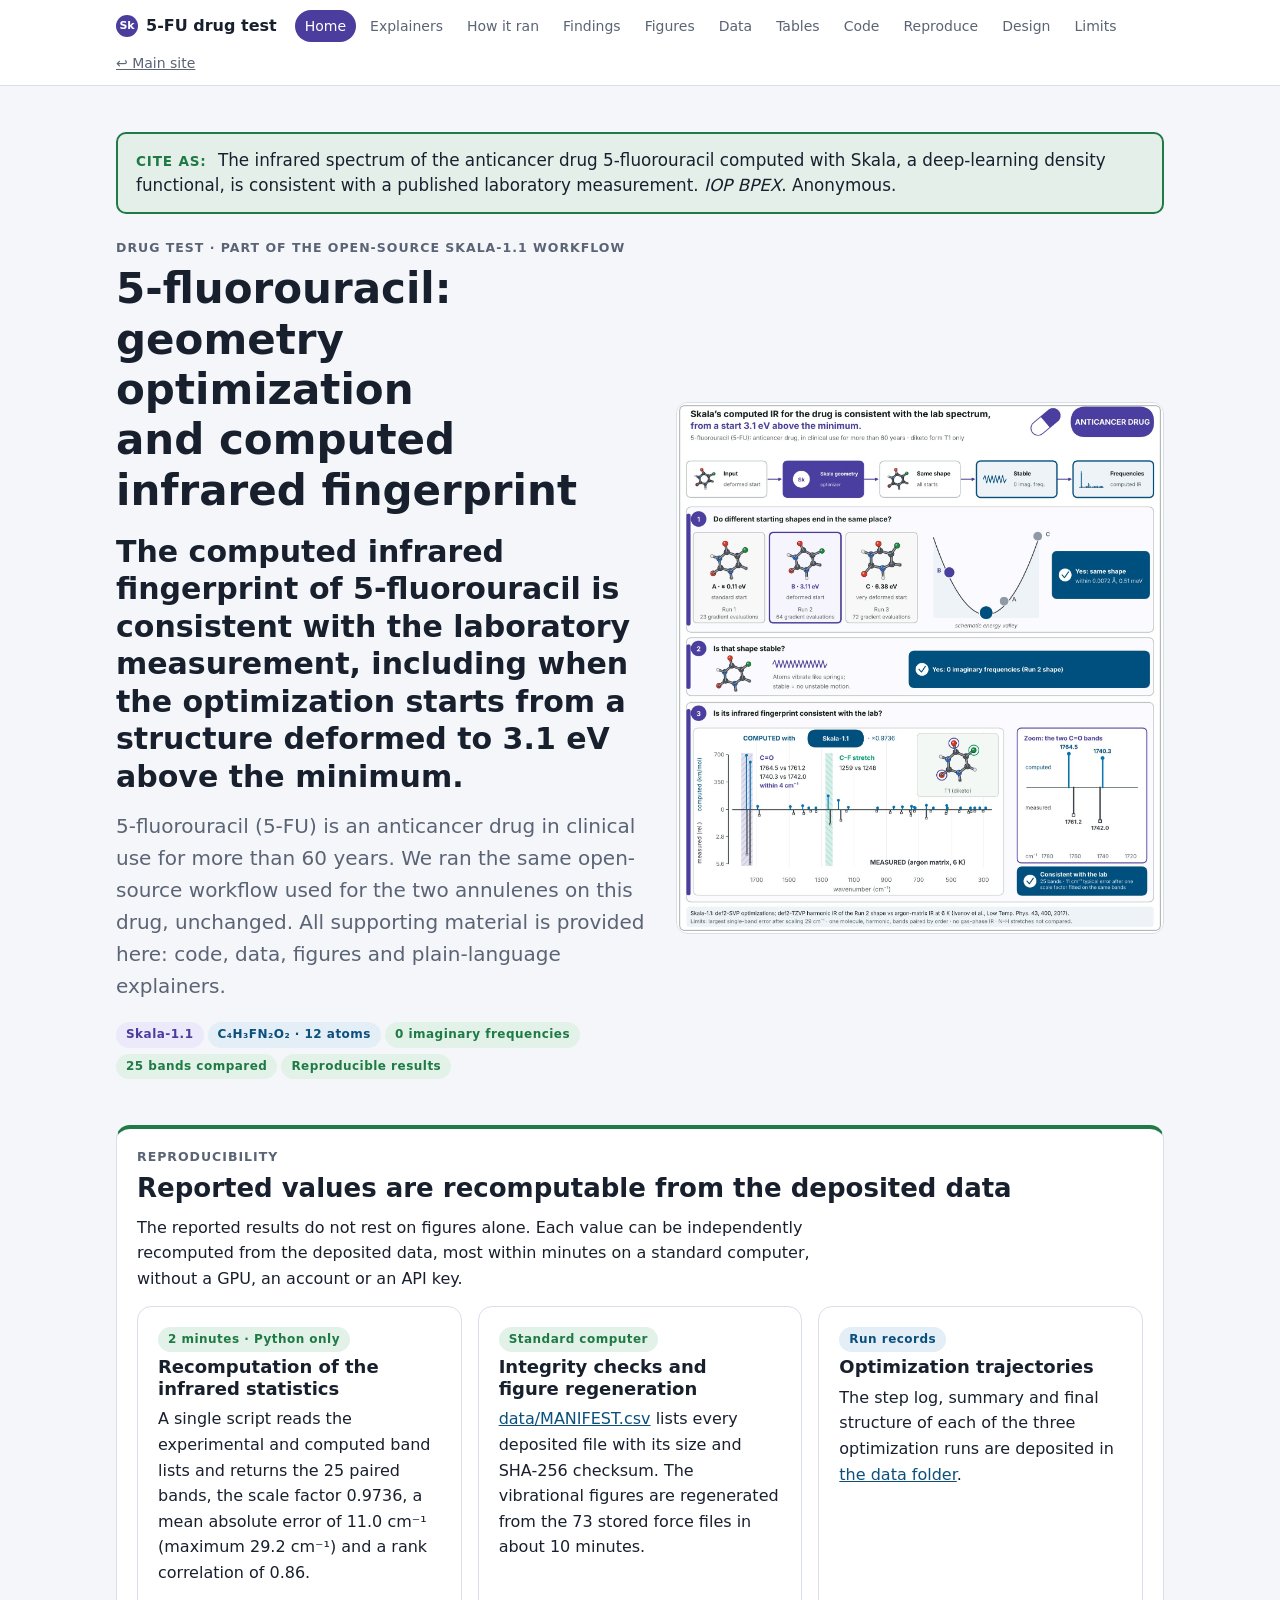
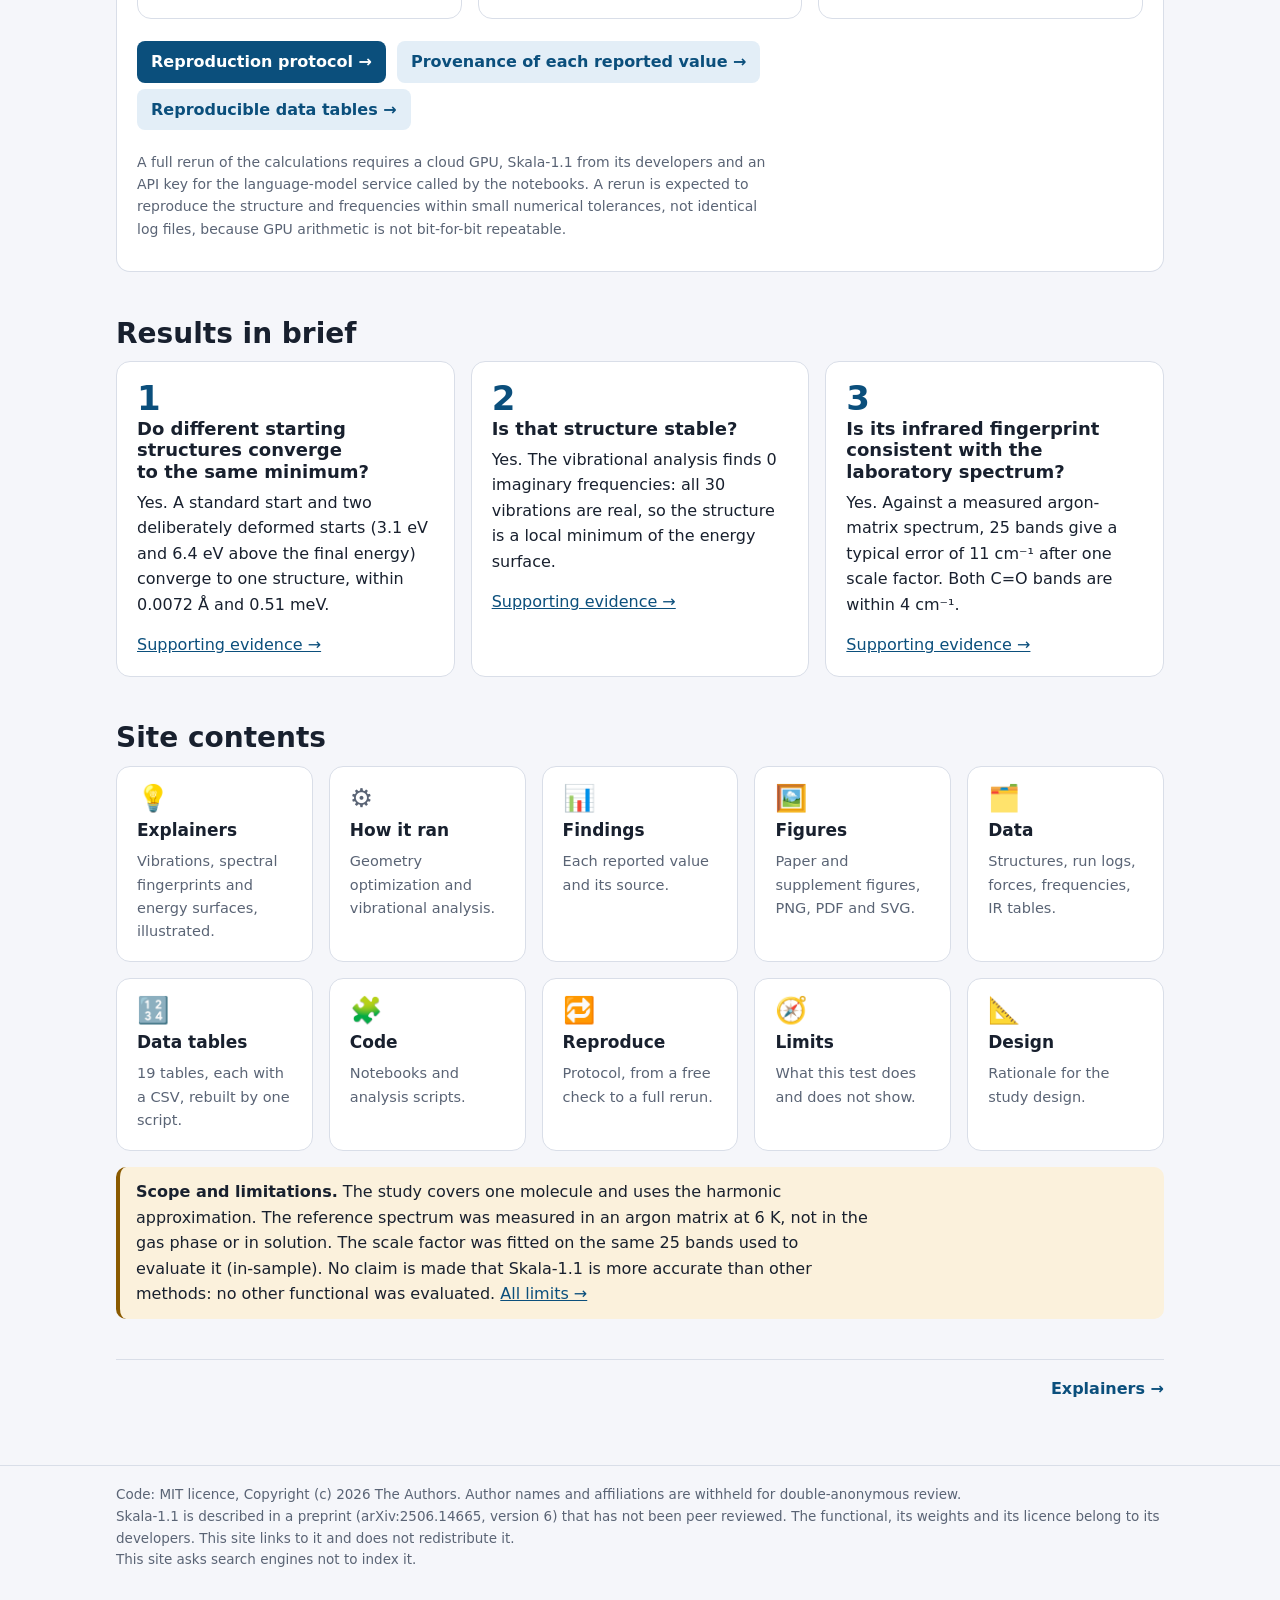
<file: index.html>
<!doctype html>
<html lang="en">
<head>
<meta charset="utf-8">
<meta name="viewport" content="width=device-width, initial-scale=1">
<meta name="robots" content="noindex, nofollow, noarchive, nosnippet, noimageindex">
<meta name="googlebot" content="noindex, nofollow">
<meta name="bingbot" content="noindex, nofollow">
<meta name="robots" content="noai, noimageai">
<meta name="referrer" content="no-referrer">
<meta http-equiv="refresh" content="0; url=drug-5fu/index.html">
<title>Skala-1.1 workflow · drug test</title>
<link rel="stylesheet" href="drug-5fu/assets/css/site.css">
</head>
<body><main>
<h1>Skala-1.1 workflow · drug test</h1>
<p>Opening the <a href="drug-5fu/index.html">5-fluorouracil drug test</a>.</p>
</main></body>
</html>
</file>
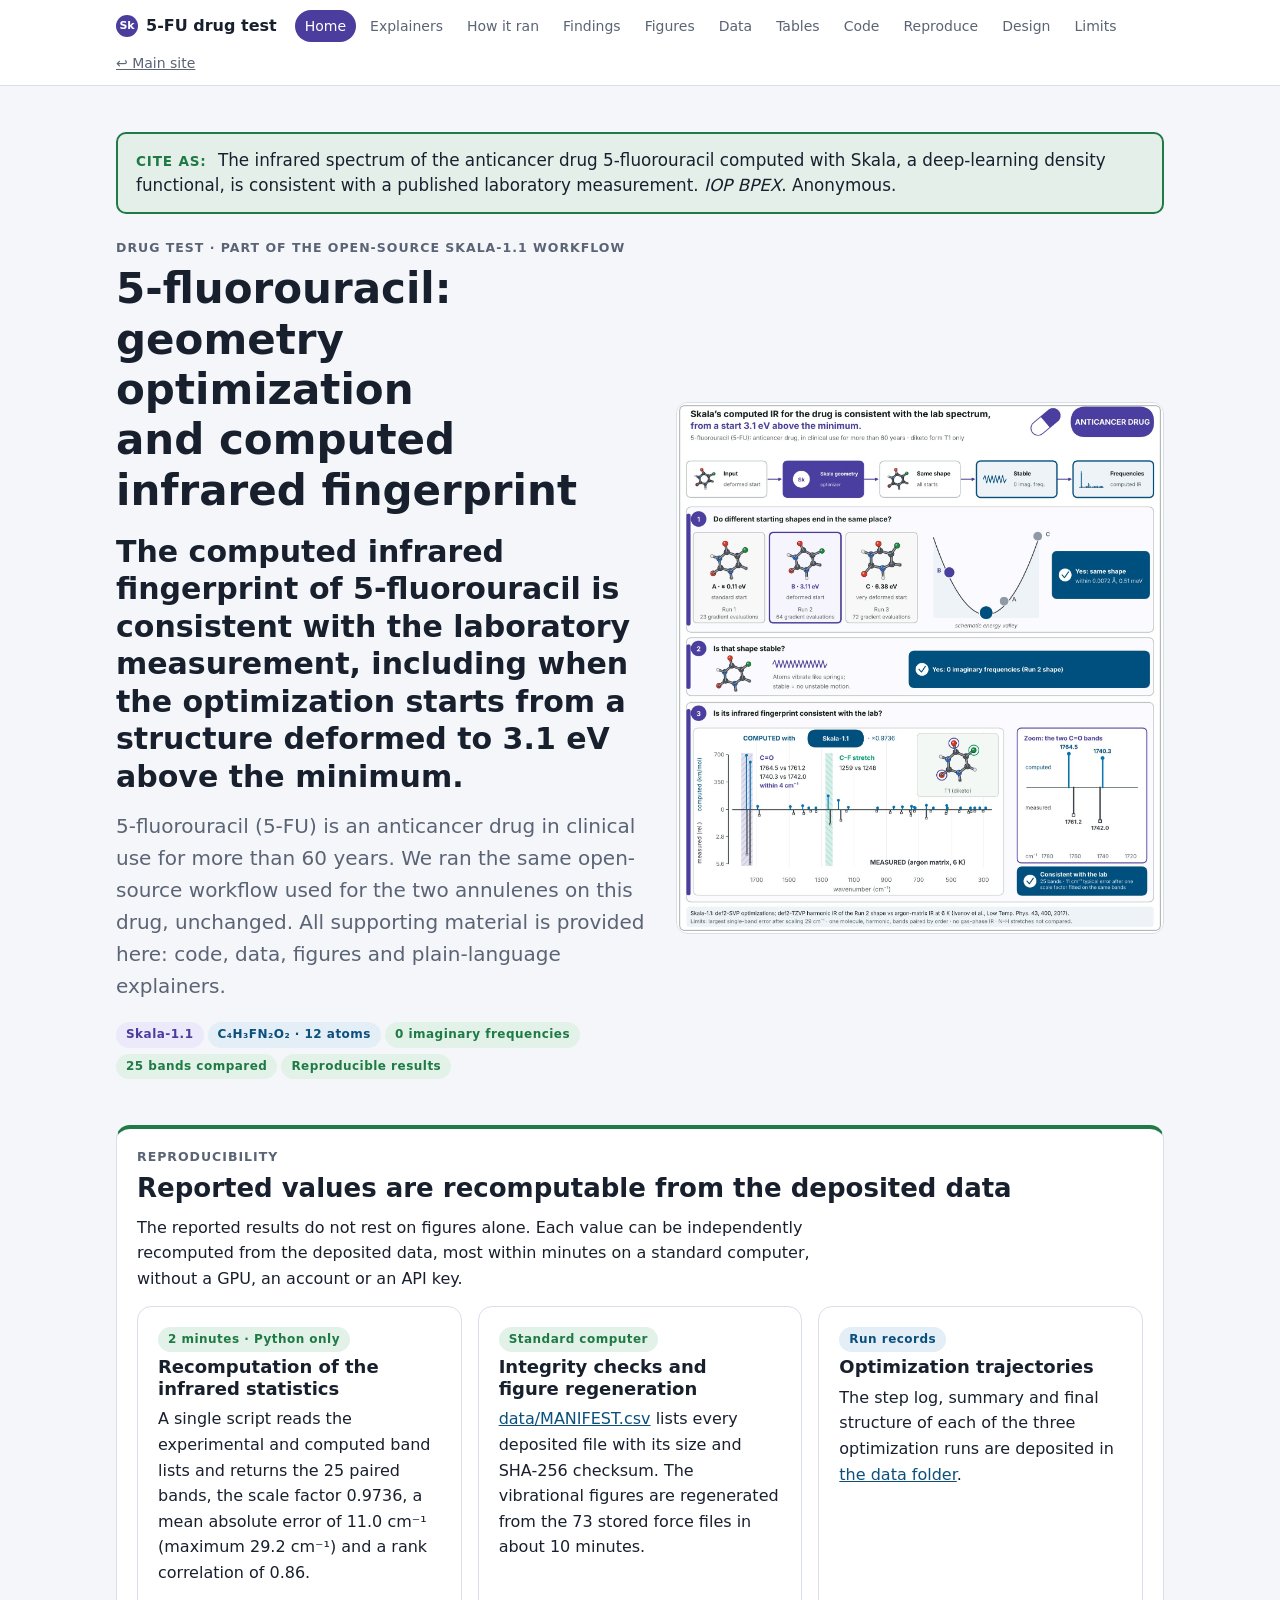
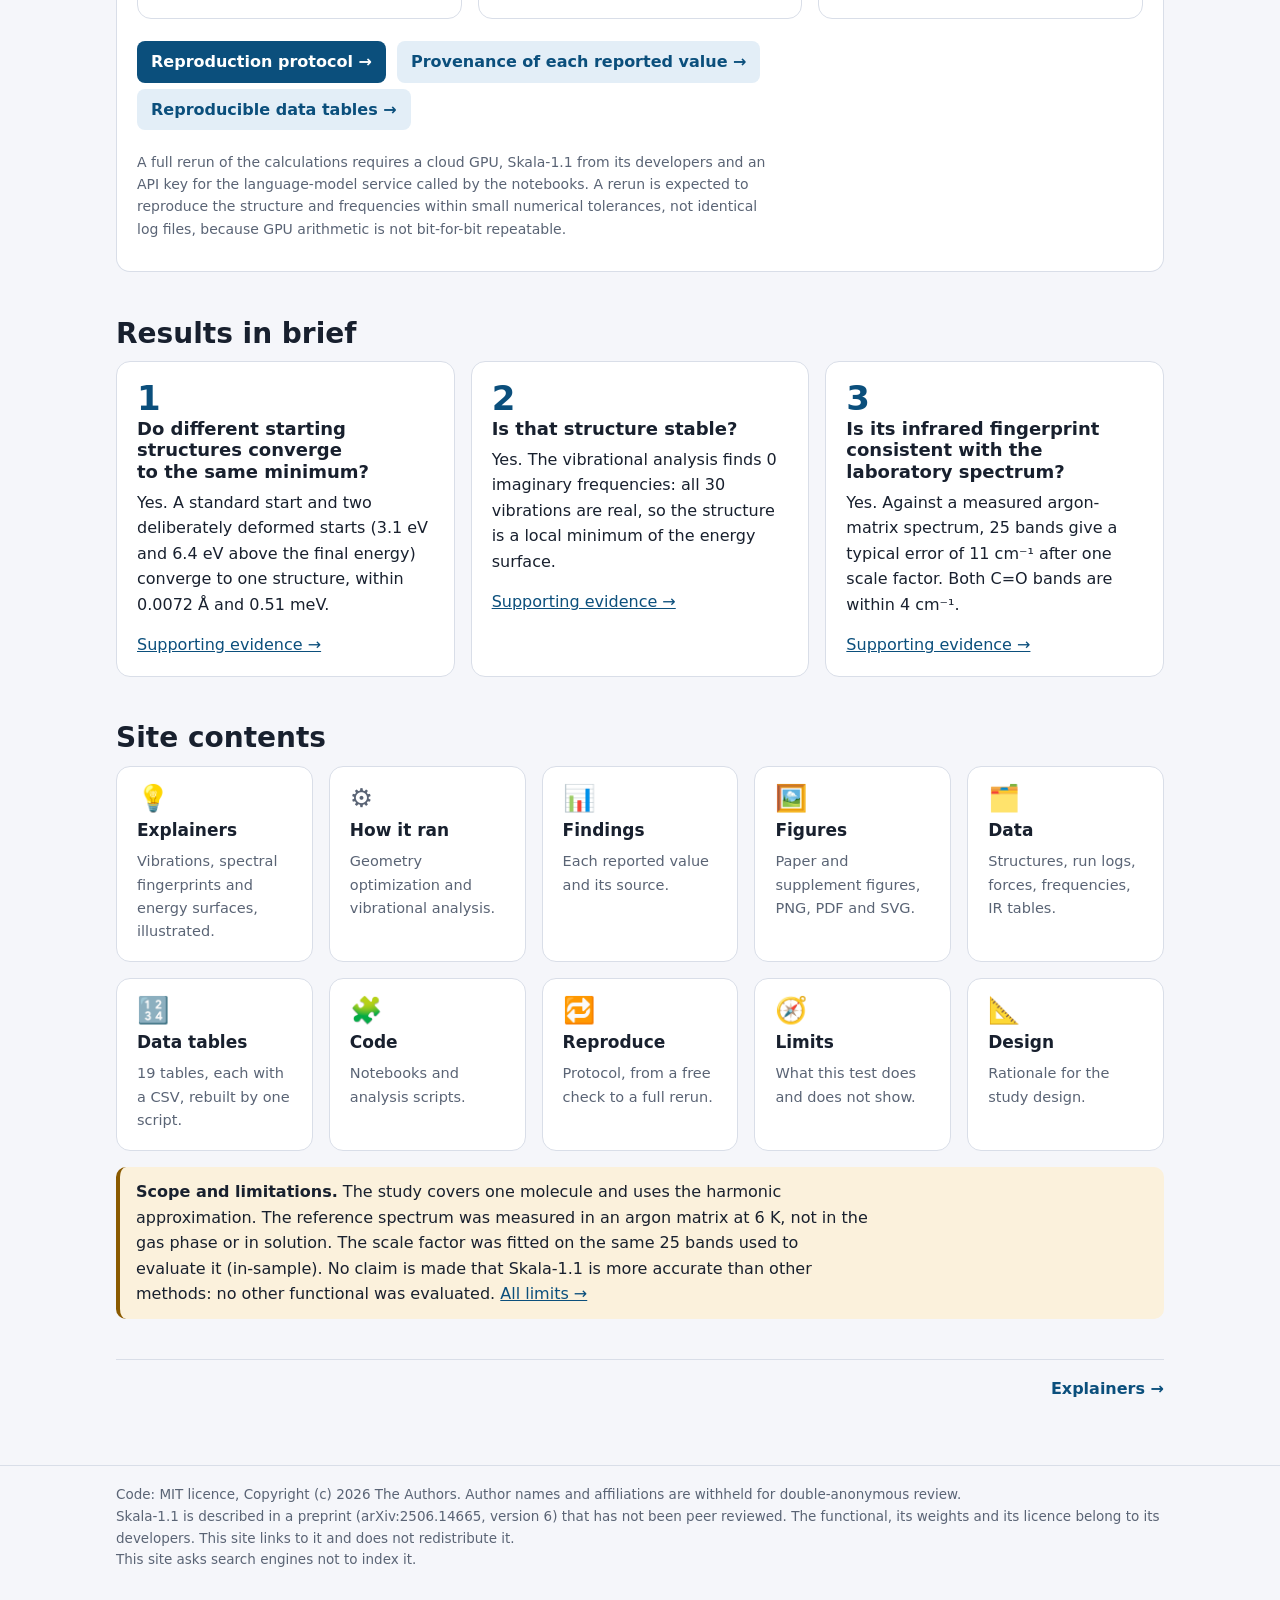
<file: drug-5fu/index.html>
<!doctype html>
<html lang="en">
<head>
<meta charset="utf-8">
<meta name="viewport" content="width=device-width, initial-scale=1">
<meta name="robots" content="noindex, nofollow, noarchive, nosnippet, noimageindex">
<meta name="googlebot" content="noindex, nofollow">
<meta name="bingbot" content="noindex, nofollow">
<meta name="robots" content="noai, noimageai">
<meta name="referrer" content="no-referrer">
<title>Home · 5-fluorouracil with Skala-1.1</title>
<meta name="description" content="A drug test of an open-source Skala-1.1 workflow: the anticancer drug 5-fluorouracil, from bent starting shapes to an infrared fingerprint consistent with the lab.">
<link rel="stylesheet" href="assets/css/site.css">
</head>
<body>
<a class="skip" href="#main">Skip to content</a>
<header class="top"><div class="in">
<a class="brand" href="index.html"><span class="dot">Sk</span>5-FU drug test</a>
<nav class="main" aria-label="Sections"><a href="index.html" aria-current="page">Home</a><a href="explainers.html">Explainers</a><a href="workflow.html">How it ran</a><a href="findings.html">Findings</a><a href="figures.html">Figures</a><a href="data.html">Data</a><a href="tables.html">Tables</a><a href="code.html">Code</a><a href="reproduce.html">Reproduce</a><a href="design.html">Design</a><a href="limits.html">Limits</a></nav>
<a class="small" href="../index.html" title="The main demonstration site (annulenes and the four modules)">↩ Main site</a>
</div></header>
<main id="main">

<p class="cite"><b>Cite as:</b> The infrared spectrum of the anticancer drug 5-fluorouracil computed with Skala, a deep-learning density functional, is consistent with a published laboratory measurement. <i>IOP BPEX</i>. Anonymous.</p>

<section class="hero">
<div>
<div class="eyebrow">Drug test · part of the open-source Skala-1.1 workflow</div>
<h1>5-fluorouracil: geometry optimization and computed infrared fingerprint</h1>
<p class="big-line">The computed infrared fingerprint of 5-fluorouracil is consistent with the laboratory measurement, including when the optimization starts from a structure deformed to 3.1 eV above the minimum.</p>
<p class="lead">5-fluorouracil (5-FU) is an anticancer drug in clinical use for more than 60 years. We ran the same open-source workflow used for the two annulenes on this drug, unchanged. All supporting material is provided here: code, data, figures and plain-language explainers.</p>
<p><span class="chip sk">Skala-1.1</span><span class="chip">C₄H₃FN₂O₂ · 12 atoms</span><span class="chip ok">0 imaginary frequencies</span><span class="chip ok">25 bands compared</span><span class="chip ok">Reproducible results</span></p>
</div>
<a href="figures.html"><img src="assets/img/fig2_result.jpg" alt="Figure 1: three questions about 5-fluorouracil, each answered yes" style="border-radius:12px;border:1px solid var(--line);background:#fff"></a>
</section>

<section class="band" id="reproducible">
<div class="eyebrow">Reproducibility</div>
<h2 class="band-h">Reported values are recomputable from the deposited data</h2>
<p>The reported results do not rest on figures alone. Each value can be independently recomputed from the deposited data, most within minutes on a standard computer, without a GPU, an account or an API key.</p>
<div class="grid g3">
<div class="card"><span class="chip ok">2 minutes · Python only</span><h3>Recomputation of the infrared statistics</h3><p>A single script reads the experimental and computed band lists and returns the 25 paired bands, the scale factor 0.9736, a mean absolute error of 11.0 cm⁻¹ (maximum 29.2 cm⁻¹) and a rank correlation of 0.86.</p></div>
<div class="card"><span class="chip ok">Standard computer</span><h3>Integrity checks and figure regeneration</h3><p><a href="data.html">data/MANIFEST.csv</a> lists every deposited file with its size and SHA-256 checksum. The vibrational figures are regenerated from the 73 stored force files in about 10 minutes.</p></div>
<div class="card"><span class="chip">Run records</span><h3>Optimization trajectories</h3><p>The step log, summary and final structure of each of the three optimization runs are deposited in <a href="data.html">the data folder</a>.</p></div>
</div>
<p><a class="btn-link" href="reproduce.html">Reproduction protocol →</a> <a class="btn-link alt" href="findings.html">Provenance of each reported value →</a> <a class="btn-link alt" href="tables.html">Reproducible data tables →</a></p>
<p class="small">A full rerun of the calculations requires a cloud GPU, Skala-1.1 from its developers and an API key for the language-model service called by the notebooks. A rerun is expected to reproduce the structure and frequencies within small numerical tolerances, not identical log files, because GPU arithmetic is not bit-for-bit repeatable.</p>
</section>

<h2>Results in brief</h2>
<div class="grid g3">
<div class="card"><div class="num nv">1</div><h3>Do different starting structures converge to the same minimum?</h3><p>Yes. A standard start and two deliberately deformed starts (3.1 eV and 6.4 eV above the final energy) converge to one structure, within 0.0072 Å and 0.51 meV.</p><a href="findings.html#same-shape">Supporting evidence →</a></div>
<div class="card"><div class="num nv">2</div><h3>Is that structure stable?</h3><p>Yes. The vibrational analysis finds 0 imaginary frequencies: all 30 vibrations are real, so the structure is a local minimum of the energy surface.</p><a href="findings.html#stable">Supporting evidence →</a></div>
<div class="card"><div class="num nv">3</div><h3>Is its infrared fingerprint consistent with the laboratory spectrum?</h3><p>Yes. Against a measured argon-matrix spectrum, 25 bands give a typical error of 11 cm⁻¹ after one scale factor. Both C=O bands are within 4 cm⁻¹.</p><a href="findings.html#fingerprint">Supporting evidence →</a></div>
</div>

<h2>Site contents</h2>
<div class="grid g5">
<a class="card tile" href="explainers.html"><span class="ic">💡</span><b>Explainers</b><span>Vibrations, spectral fingerprints and energy surfaces, illustrated.</span></a>
<a class="card tile" href="workflow.html"><span class="ic">⚙️</span><b>How it ran</b><span>Geometry optimization and vibrational analysis.</span></a>
<a class="card tile" href="findings.html"><span class="ic">📊</span><b>Findings</b><span>Each reported value and its source.</span></a>
<a class="card tile" href="figures.html"><span class="ic">🖼️</span><b>Figures</b><span>Paper and supplement figures, PNG, PDF and SVG.</span></a>
<a class="card tile" href="data.html"><span class="ic">🗂️</span><b>Data</b><span>Structures, run logs, forces, frequencies, IR tables.</span></a>
<a class="card tile" href="tables.html"><span class="ic">🔢</span><b>Data tables</b><span>19 tables, each with a CSV, rebuilt by one script.</span></a>
<a class="card tile" href="code.html"><span class="ic">🧩</span><b>Code</b><span>Notebooks and analysis scripts.</span></a>
<a class="card tile" href="reproduce.html"><span class="ic">🔁</span><b>Reproduce</b><span>Protocol, from a free check to a full rerun.</span></a>
<a class="card tile" href="limits.html"><span class="ic">🧭</span><b>Limits</b><span>What this test does and does not show.</span></a>
<a class="card tile" href="design.html"><span class="ic">📐</span><b>Design</b><span>Rationale for the study design.</span></a>
</div>

<div class="note"><p><b>Scope and limitations.</b> The study covers one molecule and uses the harmonic approximation. The reference spectrum was measured in an argon matrix at 6 K, not in the gas phase or in solution. The scale factor was fitted on the same 25 bands used to evaluate it (in-sample). No claim is made that Skala-1.1 is more accurate than other methods: no other functional was evaluated. <a href="limits.html">All limits →</a></p></div>

<div class="next"><span></span><a href="explainers.html">Explainers →</a></div>
</main>
<footer><div class="in">
Code: MIT licence, Copyright (c) 2026 The Authors. Author names and affiliations are withheld for double-anonymous review.<br>
Skala-1.1 is described in a preprint (arXiv:2506.14665, version 6) that has not been peer reviewed. The functional, its weights and its licence belong to its developers. This site links to it and does not redistribute it.<br>
This site asks search engines not to index it.
</div></footer>
</body>
</html>
</file>
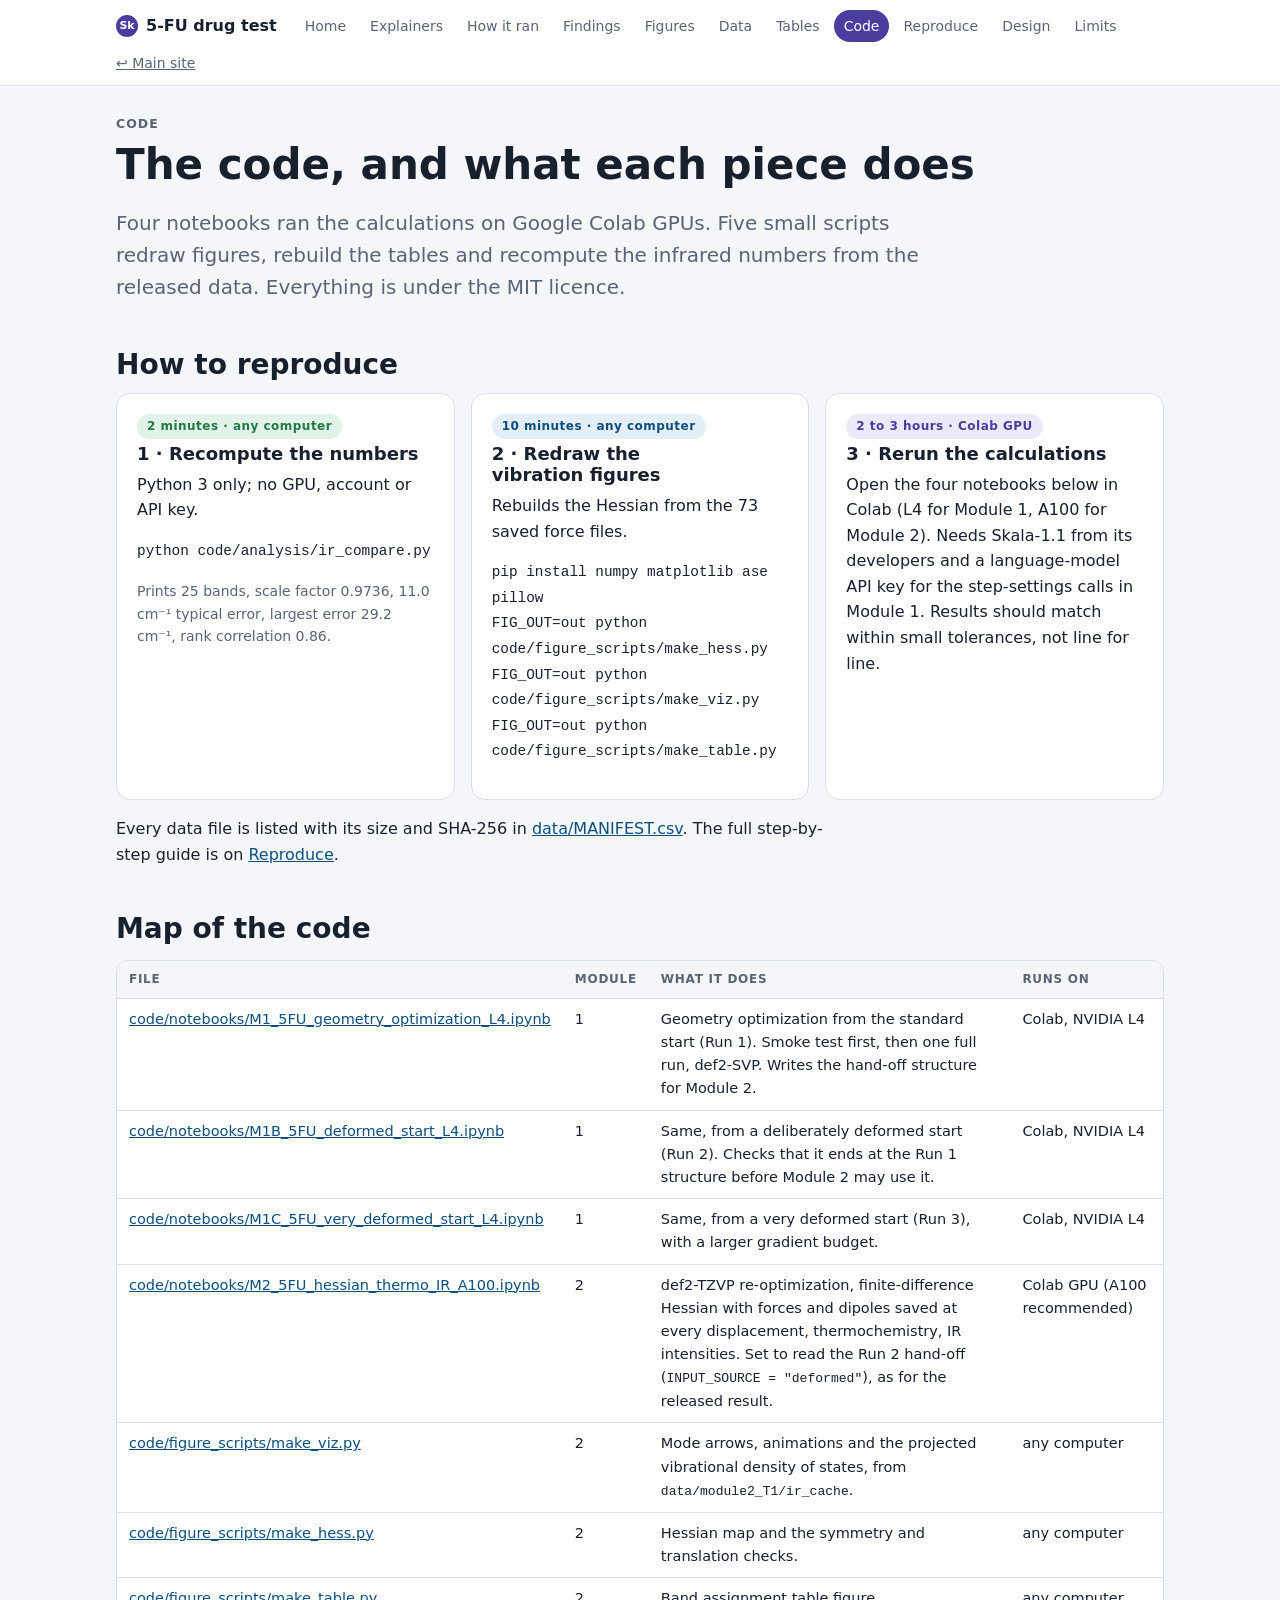
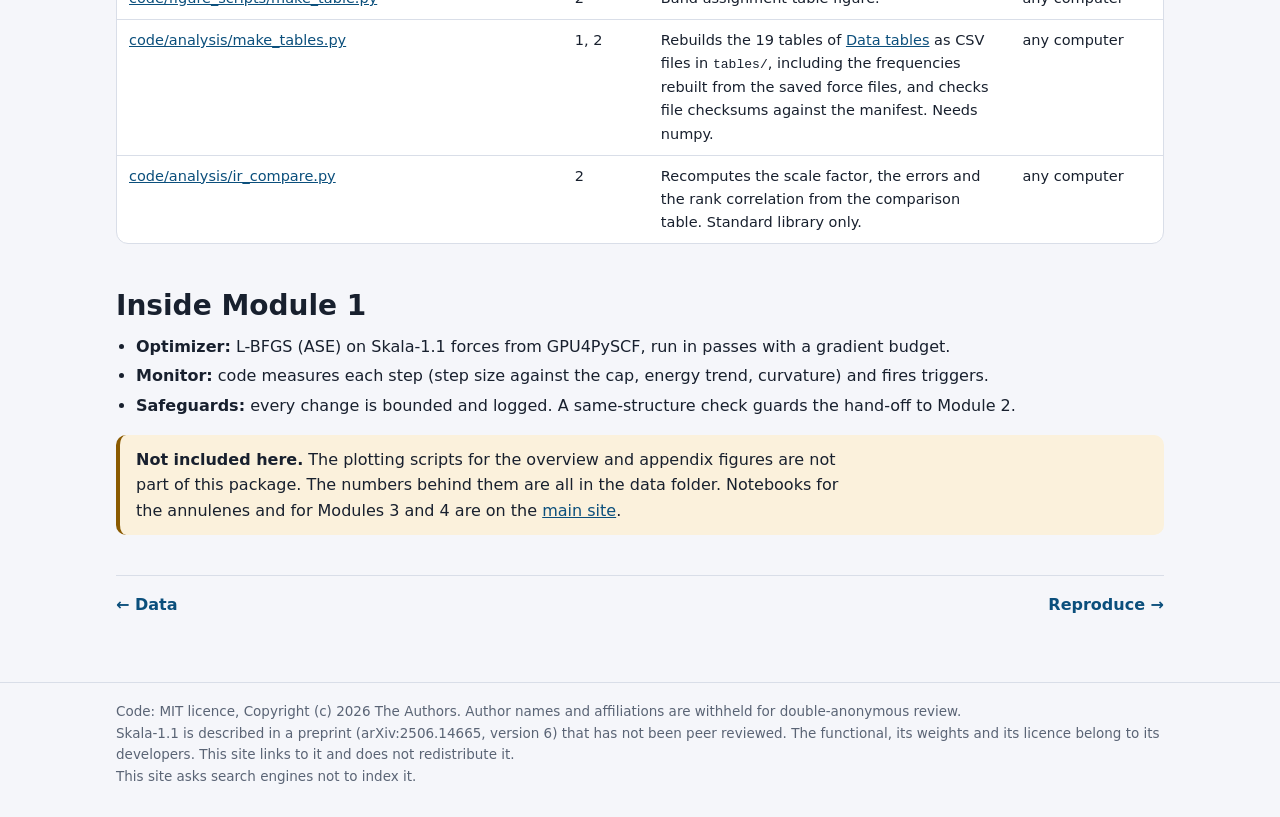
<file: drug-5fu/code.html>
<!doctype html>
<html lang="en">
<head>
<meta charset="utf-8">
<meta name="viewport" content="width=device-width, initial-scale=1">
<meta name="robots" content="noindex, nofollow, noarchive, nosnippet, noimageindex">
<meta name="googlebot" content="noindex, nofollow">
<meta name="bingbot" content="noindex, nofollow">
<meta name="robots" content="noai, noimageai">
<meta name="referrer" content="no-referrer">
<title>Code · 5-fluorouracil with Skala-1.1</title>
<meta name="description" content="The notebooks and scripts of the 5-fluorouracil test and what each one does.">
<link rel="stylesheet" href="assets/css/site.css">
</head>
<body>
<a class="skip" href="#main">Skip to content</a>
<header class="top"><div class="in">
<a class="brand" href="index.html"><span class="dot">Sk</span>5-FU drug test</a>
<nav class="main" aria-label="Sections"><a href="index.html">Home</a><a href="explainers.html">Explainers</a><a href="workflow.html">How it ran</a><a href="findings.html">Findings</a><a href="figures.html">Figures</a><a href="data.html">Data</a><a href="tables.html">Tables</a><a href="code.html" aria-current="page">Code</a><a href="reproduce.html">Reproduce</a><a href="design.html">Design</a><a href="limits.html">Limits</a></nav>
<a class="small" href="../index.html" title="The main demonstration site (annulenes and the four modules)">↩ Main site</a>
</div></header>
<main id="main">

<div class="eyebrow">Code</div>
<h1>The code, and what each piece does</h1>
<p class="lead">Four notebooks ran the calculations on Google Colab GPUs. Five small scripts redraw figures, rebuild the tables and recompute the infrared numbers from the released data. Everything is under the MIT licence.</p>
<h2 id="how-to-reproduce">How to reproduce</h2>
<div class="grid g3">
<div class="card"><span class="chip ok">2 minutes · any computer</span><h3>1 · Recompute the numbers</h3><p>Python 3 only; no GPU, account or API key.</p><pre><code>python code/analysis/ir_compare.py</code></pre><p class="small">Prints 25 bands, scale factor 0.9736, 11.0 cm⁻¹ typical error, largest error 29.2 cm⁻¹, rank correlation 0.86.</p></div>
<div class="card"><span class="chip">10 minutes · any computer</span><h3>2 · Redraw the vibration figures</h3><p>Rebuilds the Hessian from the 73 saved force files.</p><pre><code>pip install numpy matplotlib ase pillow
FIG_OUT=out python code/figure_scripts/make_hess.py
FIG_OUT=out python code/figure_scripts/make_viz.py
FIG_OUT=out python code/figure_scripts/make_table.py</code></pre></div>
<div class="card"><span class="chip sk">2 to 3 hours · Colab GPU</span><h3>3 · Rerun the calculations</h3><p>Open the four notebooks below in Colab (L4 for Module 1, A100 for Module 2). Needs Skala-1.1 from its developers and a language-model API key for the step-settings calls in Module 1. Results should match within small tolerances, not line for line.</p></div>
</div>
<p>Every data file is listed with its size and SHA-256 in <a href="data/MANIFEST.csv">data/MANIFEST.csv</a>. The full step-by-step guide is on <a href="reproduce.html">Reproduce</a>.</p>
<h2 id="map">Map of the code</h2>
<div class="tw"><table><thead><tr><th>File</th><th>Module</th><th>What it does</th><th>Runs on</th></tr></thead><tbody>
<tr><td><a href="code/notebooks/M1_5FU_geometry_optimization_L4.ipynb">code/notebooks/M1_5FU_geometry_optimization_L4.ipynb</a></td><td>1</td><td>Geometry optimization from the standard start (Run 1). Smoke test first, then one full run, def2-SVP. Writes the hand-off structure for Module 2.</td><td>Colab, NVIDIA L4</td></tr>
<tr><td><a href="code/notebooks/M1B_5FU_deformed_start_L4.ipynb">code/notebooks/M1B_5FU_deformed_start_L4.ipynb</a></td><td>1</td><td>Same, from a deliberately deformed start (Run 2). Checks that it ends at the Run 1 structure before Module 2 may use it.</td><td>Colab, NVIDIA L4</td></tr>
<tr><td><a href="code/notebooks/M1C_5FU_very_deformed_start_L4.ipynb">code/notebooks/M1C_5FU_very_deformed_start_L4.ipynb</a></td><td>1</td><td>Same, from a very deformed start (Run 3), with a larger gradient budget.</td><td>Colab, NVIDIA L4</td></tr>
<tr><td><a href="code/notebooks/M2_5FU_hessian_thermo_IR_A100.ipynb">code/notebooks/M2_5FU_hessian_thermo_IR_A100.ipynb</a></td><td>2</td><td>def2-TZVP re-optimization, finite-difference Hessian with forces and dipoles saved at every displacement, thermochemistry, IR intensities. Set to read the Run 2 hand-off (<code>INPUT_SOURCE = "deformed"</code>), as for the released result.</td><td>Colab GPU (A100 recommended)</td></tr>
<tr id="figure-scripts"><td><a href="code/figure_scripts/make_viz.py">code/figure_scripts/make_viz.py</a></td><td>2</td><td>Mode arrows, animations and the projected vibrational density of states, from <code>data/module2_T1/ir_cache</code>.</td><td>any computer</td></tr>
<tr><td><a href="code/figure_scripts/make_hess.py">code/figure_scripts/make_hess.py</a></td><td>2</td><td>Hessian map and the symmetry and translation checks.</td><td>any computer</td></tr>
<tr><td><a href="code/figure_scripts/make_table.py">code/figure_scripts/make_table.py</a></td><td>2</td><td>Band assignment table figure.</td><td>any computer</td></tr>
<tr><td><a href="code/analysis/make_tables.py">code/analysis/make_tables.py</a></td><td>1, 2</td><td>Rebuilds the 19 tables of <a href="tables.html">Data tables</a> as CSV files in <code>tables/</code>, including the frequencies rebuilt from the saved force files, and checks file checksums against the manifest. Needs numpy.</td><td>any computer</td></tr>
<tr><td><a href="code/analysis/ir_compare.py">code/analysis/ir_compare.py</a></td><td>2</td><td>Recomputes the scale factor, the errors and the rank correlation from the comparison table. Standard library only.</td><td>any computer</td></tr>
</tbody></table></div>
<h2>Inside Module 1</h2>
<ul class="clean">
<li><b>Optimizer:</b> L-BFGS (ASE) on Skala-1.1 forces from GPU4PySCF, run in passes with a gradient budget.</li>
<li><b>Monitor:</b> code measures each step (step size against the cap, energy trend, curvature) and fires triggers.</li>
<li><b>Safeguards:</b> every change is bounded and logged. A same-structure check guards the hand-off to Module 2.</li>
</ul>
<div class="note"><p><b>Not included here.</b> The plotting scripts for the overview and appendix figures are not part of this package. The numbers behind them are all in the data folder. Notebooks for the annulenes and for Modules 3 and 4 are on the <a href="../code.html">main site</a>.</p></div>

<div class="next"><a href="data.html">← Data</a><a href="reproduce.html">Reproduce →</a></div>
</main>
<footer><div class="in">
Code: MIT licence, Copyright (c) 2026 The Authors. Author names and affiliations are withheld for double-anonymous review.<br>
Skala-1.1 is described in a preprint (arXiv:2506.14665, version 6) that has not been peer reviewed. The functional, its weights and its licence belong to its developers. This site links to it and does not redistribute it.<br>
This site asks search engines not to index it.
</div></footer>
</body>
</html>
</file>
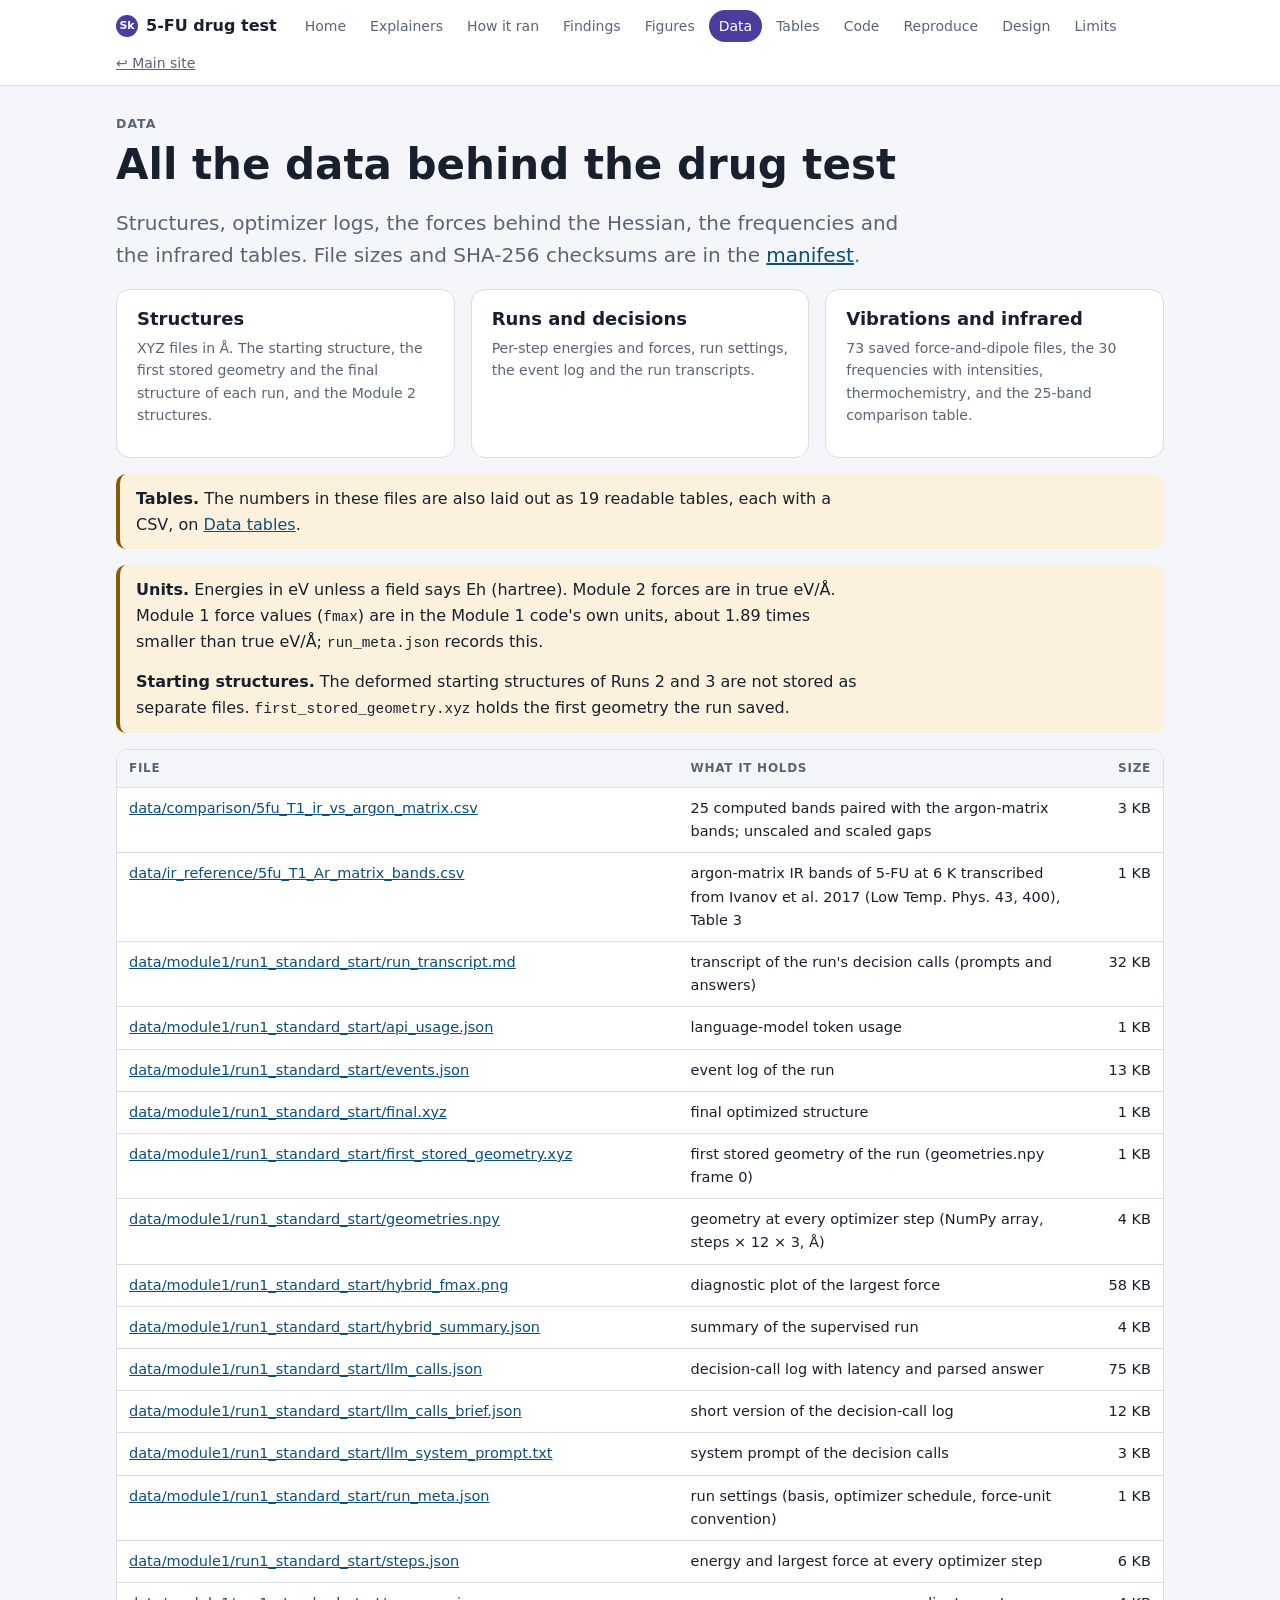
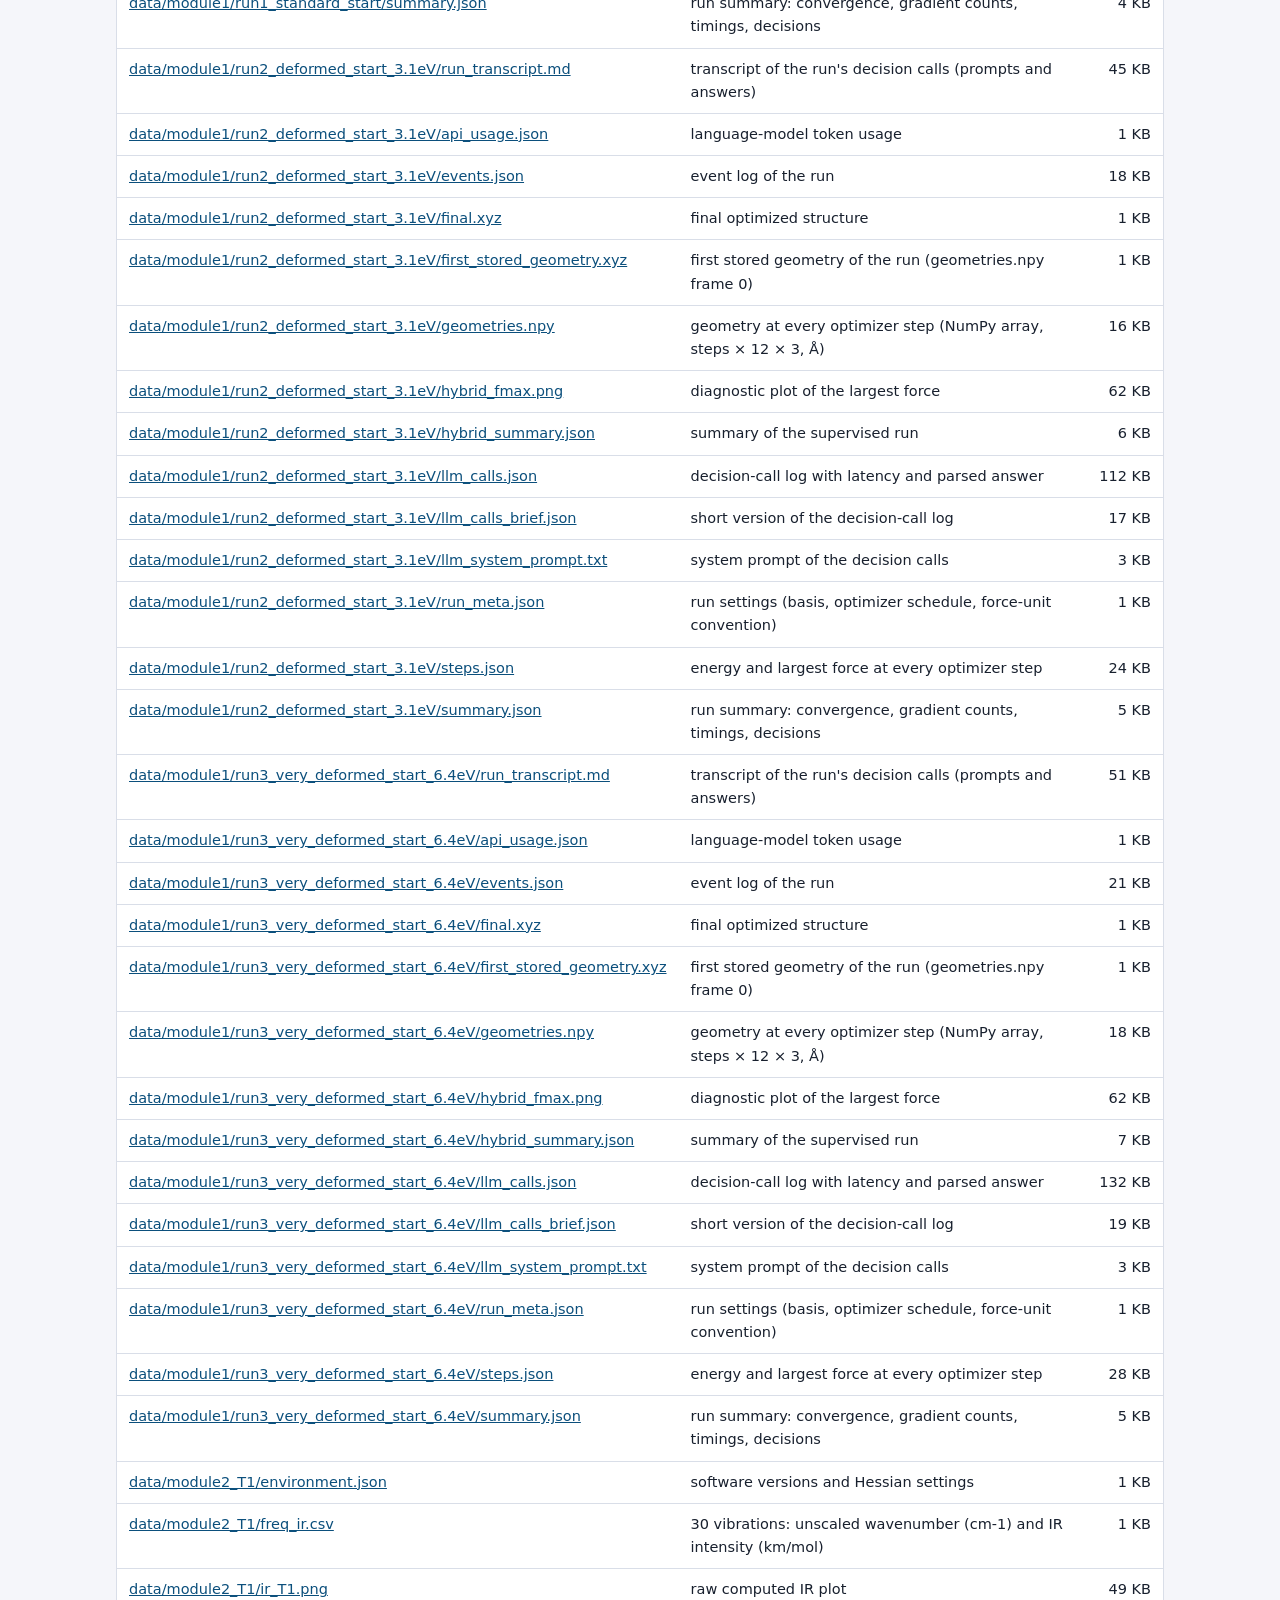
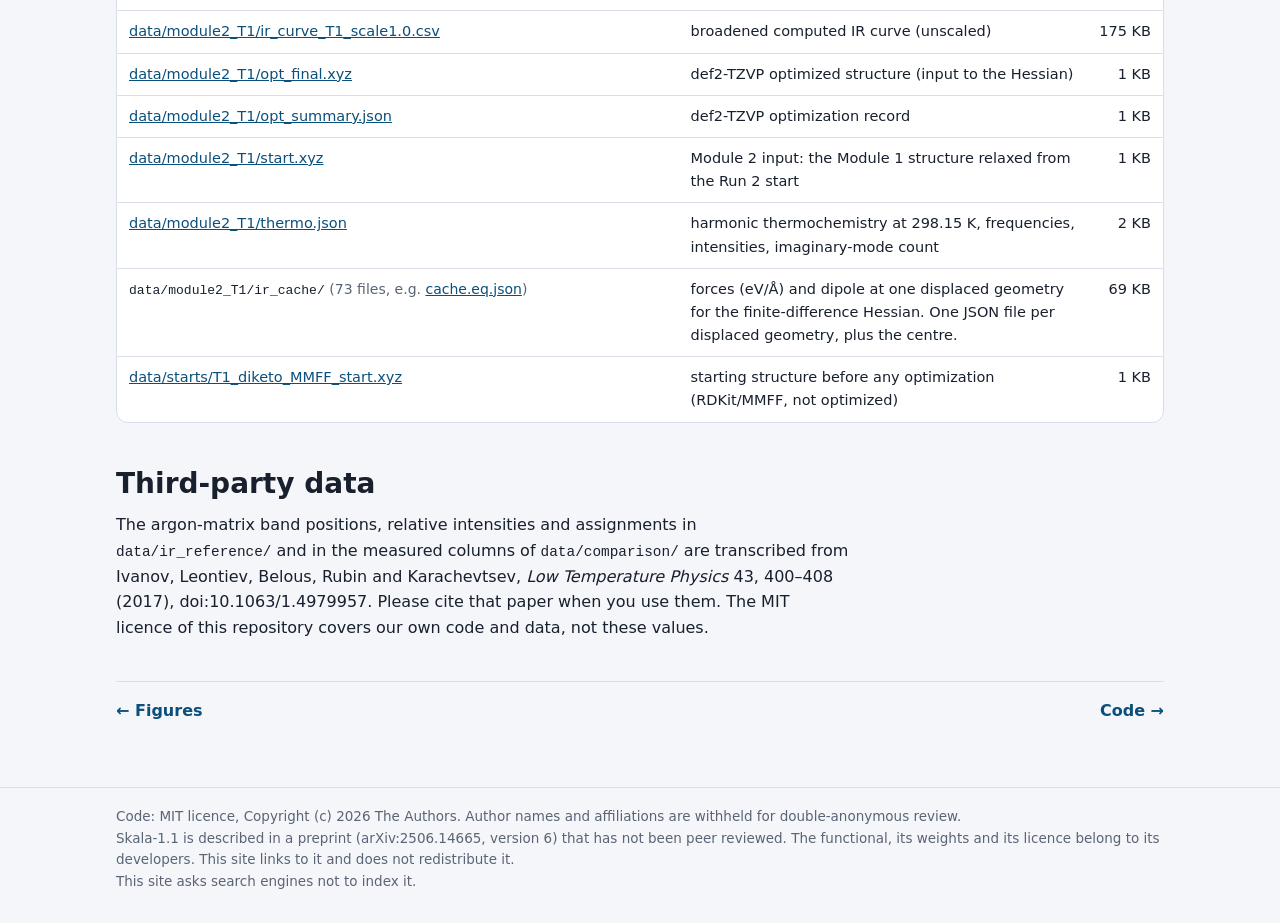
<file: drug-5fu/data.html>
<!doctype html>
<html lang="en">
<head>
<meta charset="utf-8">
<meta name="viewport" content="width=device-width, initial-scale=1">
<meta name="robots" content="noindex, nofollow, noarchive, nosnippet, noimageindex">
<meta name="googlebot" content="noindex, nofollow">
<meta name="bingbot" content="noindex, nofollow">
<meta name="robots" content="noai, noimageai">
<meta name="referrer" content="no-referrer">
<title>Data · 5-fluorouracil with Skala-1.1</title>
<meta name="description" content="Every data file of the 5-fluorouracil test: structures, run logs, Hessian forces, frequencies, infrared tables, with a SHA-256 manifest.">
<link rel="stylesheet" href="assets/css/site.css">
</head>
<body>
<a class="skip" href="#main">Skip to content</a>
<header class="top"><div class="in">
<a class="brand" href="index.html"><span class="dot">Sk</span>5-FU drug test</a>
<nav class="main" aria-label="Sections"><a href="index.html">Home</a><a href="explainers.html">Explainers</a><a href="workflow.html">How it ran</a><a href="findings.html">Findings</a><a href="figures.html">Figures</a><a href="data.html" aria-current="page">Data</a><a href="tables.html">Tables</a><a href="code.html">Code</a><a href="reproduce.html">Reproduce</a><a href="design.html">Design</a><a href="limits.html">Limits</a></nav>
<a class="small" href="../index.html" title="The main demonstration site (annulenes and the four modules)">↩ Main site</a>
</div></header>
<main id="main">

<div class="eyebrow">Data</div>
<h1>All the data behind the drug test</h1>
<p class="lead">Structures, optimizer logs, the forces behind the Hessian, the frequencies and the infrared tables. File sizes and SHA-256 checksums are in the <a href="data/MANIFEST.csv">manifest</a>.</p>
<div class="grid g3">
<div class="card" id="structures"><h3>Structures</h3><p class="small">XYZ files in Å. The starting structure, the first stored geometry and the final structure of each run, and the Module 2 structures.</p></div>
<div class="card"><h3>Runs and decisions</h3><p class="small">Per-step energies and forces, run settings, the event log and the run transcripts.</p></div>
<div class="card"><h3>Vibrations and infrared</h3><p class="small">73 saved force-and-dipole files, the 30 frequencies with intensities, thermochemistry, and the 25-band comparison table.</p></div>
</div>
<div class="note"><p><b>Tables.</b> The numbers in these files are also laid out as 19 readable tables, each with a CSV, on <a href="tables.html">Data tables</a>.</p></div>
<div class="note"><p><b>Units.</b> Energies in eV unless a field says Eh (hartree). Module 2 forces are in true eV/Å. Module 1 force values (<code>fmax</code>) are in the Module 1 code's own units, about 1.89 times smaller than true eV/Å; <code>run_meta.json</code> records this.</p>
<p><b>Starting structures.</b> The deformed starting structures of Runs 2 and 3 are not stored as separate files. <code>first_stored_geometry.xyz</code> holds the first geometry the run saved.</p></div>
<div class="tw"><table><thead><tr><th>File</th><th>What it holds</th><th class="r">Size</th></tr></thead><tbody>
<tr><td><a href="data/comparison/5fu_T1_ir_vs_argon_matrix.csv">data/comparison/5fu_T1_ir_vs_argon_matrix.csv</a></td><td>25 computed bands paired with the argon-matrix bands; unscaled and scaled gaps</td><td class="r">3 KB</td></tr><tr><td><a href="data/ir_reference/5fu_T1_Ar_matrix_bands.csv">data/ir_reference/5fu_T1_Ar_matrix_bands.csv</a></td><td>argon-matrix IR bands of 5-FU at 6 K transcribed from Ivanov et al. 2017 (Low Temp. Phys. 43, 400), Table 3</td><td class="r">1 KB</td></tr><tr><td><a href="data/module1/run1_standard_start/run_transcript.md">data/module1/run1_standard_start/run_transcript.md</a></td><td>transcript of the run's decision calls (prompts and answers)</td><td class="r">32 KB</td></tr><tr><td><a href="data/module1/run1_standard_start/api_usage.json">data/module1/run1_standard_start/api_usage.json</a></td><td>language-model token usage</td><td class="r">1 KB</td></tr><tr><td><a href="data/module1/run1_standard_start/events.json">data/module1/run1_standard_start/events.json</a></td><td>event log of the run</td><td class="r">13 KB</td></tr><tr><td><a href="data/module1/run1_standard_start/final.xyz">data/module1/run1_standard_start/final.xyz</a></td><td>final optimized structure</td><td class="r">1 KB</td></tr><tr><td><a href="data/module1/run1_standard_start/first_stored_geometry.xyz">data/module1/run1_standard_start/first_stored_geometry.xyz</a></td><td>first stored geometry of the run (geometries.npy frame 0)</td><td class="r">1 KB</td></tr><tr><td><a href="data/module1/run1_standard_start/geometries.npy">data/module1/run1_standard_start/geometries.npy</a></td><td>geometry at every optimizer step (NumPy array, steps × 12 × 3, Å)</td><td class="r">4 KB</td></tr><tr><td><a href="data/module1/run1_standard_start/hybrid_fmax.png">data/module1/run1_standard_start/hybrid_fmax.png</a></td><td>diagnostic plot of the largest force</td><td class="r">58 KB</td></tr><tr><td><a href="data/module1/run1_standard_start/hybrid_summary.json">data/module1/run1_standard_start/hybrid_summary.json</a></td><td>summary of the supervised run</td><td class="r">4 KB</td></tr><tr><td><a href="data/module1/run1_standard_start/llm_calls.json">data/module1/run1_standard_start/llm_calls.json</a></td><td>decision-call log with latency and parsed answer</td><td class="r">75 KB</td></tr><tr><td><a href="data/module1/run1_standard_start/llm_calls_brief.json">data/module1/run1_standard_start/llm_calls_brief.json</a></td><td>short version of the decision-call log</td><td class="r">12 KB</td></tr><tr><td><a href="data/module1/run1_standard_start/llm_system_prompt.txt">data/module1/run1_standard_start/llm_system_prompt.txt</a></td><td>system prompt of the decision calls</td><td class="r">3 KB</td></tr><tr><td><a href="data/module1/run1_standard_start/run_meta.json">data/module1/run1_standard_start/run_meta.json</a></td><td>run settings (basis, optimizer schedule, force-unit convention)</td><td class="r">1 KB</td></tr><tr><td><a href="data/module1/run1_standard_start/steps.json">data/module1/run1_standard_start/steps.json</a></td><td>energy and largest force at every optimizer step</td><td class="r">6 KB</td></tr><tr><td><a href="data/module1/run1_standard_start/summary.json">data/module1/run1_standard_start/summary.json</a></td><td>run summary: convergence, gradient counts, timings, decisions</td><td class="r">4 KB</td></tr><tr><td><a href="data/module1/run2_deformed_start_3.1eV/run_transcript.md">data/module1/run2_deformed_start_3.1eV/run_transcript.md</a></td><td>transcript of the run's decision calls (prompts and answers)</td><td class="r">45 KB</td></tr><tr><td><a href="data/module1/run2_deformed_start_3.1eV/api_usage.json">data/module1/run2_deformed_start_3.1eV/api_usage.json</a></td><td>language-model token usage</td><td class="r">1 KB</td></tr><tr><td><a href="data/module1/run2_deformed_start_3.1eV/events.json">data/module1/run2_deformed_start_3.1eV/events.json</a></td><td>event log of the run</td><td class="r">18 KB</td></tr><tr><td><a href="data/module1/run2_deformed_start_3.1eV/final.xyz">data/module1/run2_deformed_start_3.1eV/final.xyz</a></td><td>final optimized structure</td><td class="r">1 KB</td></tr><tr><td><a href="data/module1/run2_deformed_start_3.1eV/first_stored_geometry.xyz">data/module1/run2_deformed_start_3.1eV/first_stored_geometry.xyz</a></td><td>first stored geometry of the run (geometries.npy frame 0)</td><td class="r">1 KB</td></tr><tr><td><a href="data/module1/run2_deformed_start_3.1eV/geometries.npy">data/module1/run2_deformed_start_3.1eV/geometries.npy</a></td><td>geometry at every optimizer step (NumPy array, steps × 12 × 3, Å)</td><td class="r">16 KB</td></tr><tr><td><a href="data/module1/run2_deformed_start_3.1eV/hybrid_fmax.png">data/module1/run2_deformed_start_3.1eV/hybrid_fmax.png</a></td><td>diagnostic plot of the largest force</td><td class="r">62 KB</td></tr><tr><td><a href="data/module1/run2_deformed_start_3.1eV/hybrid_summary.json">data/module1/run2_deformed_start_3.1eV/hybrid_summary.json</a></td><td>summary of the supervised run</td><td class="r">6 KB</td></tr><tr><td><a href="data/module1/run2_deformed_start_3.1eV/llm_calls.json">data/module1/run2_deformed_start_3.1eV/llm_calls.json</a></td><td>decision-call log with latency and parsed answer</td><td class="r">112 KB</td></tr><tr><td><a href="data/module1/run2_deformed_start_3.1eV/llm_calls_brief.json">data/module1/run2_deformed_start_3.1eV/llm_calls_brief.json</a></td><td>short version of the decision-call log</td><td class="r">17 KB</td></tr><tr><td><a href="data/module1/run2_deformed_start_3.1eV/llm_system_prompt.txt">data/module1/run2_deformed_start_3.1eV/llm_system_prompt.txt</a></td><td>system prompt of the decision calls</td><td class="r">3 KB</td></tr><tr><td><a href="data/module1/run2_deformed_start_3.1eV/run_meta.json">data/module1/run2_deformed_start_3.1eV/run_meta.json</a></td><td>run settings (basis, optimizer schedule, force-unit convention)</td><td class="r">1 KB</td></tr><tr><td><a href="data/module1/run2_deformed_start_3.1eV/steps.json">data/module1/run2_deformed_start_3.1eV/steps.json</a></td><td>energy and largest force at every optimizer step</td><td class="r">24 KB</td></tr><tr><td><a href="data/module1/run2_deformed_start_3.1eV/summary.json">data/module1/run2_deformed_start_3.1eV/summary.json</a></td><td>run summary: convergence, gradient counts, timings, decisions</td><td class="r">5 KB</td></tr><tr><td><a href="data/module1/run3_very_deformed_start_6.4eV/run_transcript.md">data/module1/run3_very_deformed_start_6.4eV/run_transcript.md</a></td><td>transcript of the run's decision calls (prompts and answers)</td><td class="r">51 KB</td></tr><tr><td><a href="data/module1/run3_very_deformed_start_6.4eV/api_usage.json">data/module1/run3_very_deformed_start_6.4eV/api_usage.json</a></td><td>language-model token usage</td><td class="r">1 KB</td></tr><tr><td><a href="data/module1/run3_very_deformed_start_6.4eV/events.json">data/module1/run3_very_deformed_start_6.4eV/events.json</a></td><td>event log of the run</td><td class="r">21 KB</td></tr><tr><td><a href="data/module1/run3_very_deformed_start_6.4eV/final.xyz">data/module1/run3_very_deformed_start_6.4eV/final.xyz</a></td><td>final optimized structure</td><td class="r">1 KB</td></tr><tr><td><a href="data/module1/run3_very_deformed_start_6.4eV/first_stored_geometry.xyz">data/module1/run3_very_deformed_start_6.4eV/first_stored_geometry.xyz</a></td><td>first stored geometry of the run (geometries.npy frame 0)</td><td class="r">1 KB</td></tr><tr><td><a href="data/module1/run3_very_deformed_start_6.4eV/geometries.npy">data/module1/run3_very_deformed_start_6.4eV/geometries.npy</a></td><td>geometry at every optimizer step (NumPy array, steps × 12 × 3, Å)</td><td class="r">18 KB</td></tr><tr><td><a href="data/module1/run3_very_deformed_start_6.4eV/hybrid_fmax.png">data/module1/run3_very_deformed_start_6.4eV/hybrid_fmax.png</a></td><td>diagnostic plot of the largest force</td><td class="r">62 KB</td></tr><tr><td><a href="data/module1/run3_very_deformed_start_6.4eV/hybrid_summary.json">data/module1/run3_very_deformed_start_6.4eV/hybrid_summary.json</a></td><td>summary of the supervised run</td><td class="r">7 KB</td></tr><tr><td><a href="data/module1/run3_very_deformed_start_6.4eV/llm_calls.json">data/module1/run3_very_deformed_start_6.4eV/llm_calls.json</a></td><td>decision-call log with latency and parsed answer</td><td class="r">132 KB</td></tr><tr><td><a href="data/module1/run3_very_deformed_start_6.4eV/llm_calls_brief.json">data/module1/run3_very_deformed_start_6.4eV/llm_calls_brief.json</a></td><td>short version of the decision-call log</td><td class="r">19 KB</td></tr><tr><td><a href="data/module1/run3_very_deformed_start_6.4eV/llm_system_prompt.txt">data/module1/run3_very_deformed_start_6.4eV/llm_system_prompt.txt</a></td><td>system prompt of the decision calls</td><td class="r">3 KB</td></tr><tr><td><a href="data/module1/run3_very_deformed_start_6.4eV/run_meta.json">data/module1/run3_very_deformed_start_6.4eV/run_meta.json</a></td><td>run settings (basis, optimizer schedule, force-unit convention)</td><td class="r">1 KB</td></tr><tr><td><a href="data/module1/run3_very_deformed_start_6.4eV/steps.json">data/module1/run3_very_deformed_start_6.4eV/steps.json</a></td><td>energy and largest force at every optimizer step</td><td class="r">28 KB</td></tr><tr><td><a href="data/module1/run3_very_deformed_start_6.4eV/summary.json">data/module1/run3_very_deformed_start_6.4eV/summary.json</a></td><td>run summary: convergence, gradient counts, timings, decisions</td><td class="r">5 KB</td></tr><tr><td><a href="data/module2_T1/environment.json">data/module2_T1/environment.json</a></td><td>software versions and Hessian settings</td><td class="r">1 KB</td></tr><tr><td><a href="data/module2_T1/freq_ir.csv">data/module2_T1/freq_ir.csv</a></td><td>30 vibrations: unscaled wavenumber (cm-1) and IR intensity (km/mol)</td><td class="r">1 KB</td></tr><tr><td><a href="data/module2_T1/ir_T1.png">data/module2_T1/ir_T1.png</a></td><td>raw computed IR plot</td><td class="r">49 KB</td></tr><tr><td><a href="data/module2_T1/ir_curve_T1_scale1.0.csv">data/module2_T1/ir_curve_T1_scale1.0.csv</a></td><td>broadened computed IR curve (unscaled)</td><td class="r">175 KB</td></tr><tr><td><a href="data/module2_T1/opt_final.xyz">data/module2_T1/opt_final.xyz</a></td><td>def2-TZVP optimized structure (input to the Hessian)</td><td class="r">1 KB</td></tr><tr><td><a href="data/module2_T1/opt_summary.json">data/module2_T1/opt_summary.json</a></td><td>def2-TZVP optimization record</td><td class="r">1 KB</td></tr><tr><td><a href="data/module2_T1/start.xyz">data/module2_T1/start.xyz</a></td><td>Module 2 input: the Module 1 structure relaxed from the Run 2 start</td><td class="r">1 KB</td></tr><tr><td><a href="data/module2_T1/thermo.json">data/module2_T1/thermo.json</a></td><td>harmonic thermochemistry at 298.15 K, frequencies, intensities, imaginary-mode count</td><td class="r">2 KB</td></tr><tr><td><code>data/module2_T1/ir_cache/</code> <span class="small">(73 files, e.g. <a href="data/module2_T1/ir_cache/cache.eq.json">cache.eq.json</a>)</span></td><td>forces (eV/Å) and dipole at one displaced geometry for the finite-difference Hessian. One JSON file per displaced geometry, plus the centre.</td><td class="r">69 KB</td></tr><tr><td><a href="data/starts/T1_diketo_MMFF_start.xyz">data/starts/T1_diketo_MMFF_start.xyz</a></td><td>starting structure before any optimization (RDKit/MMFF, not optimized)</td><td class="r">1 KB</td></tr>
</tbody></table></div>
<h2>Third-party data</h2>
<p>The argon-matrix band positions, relative intensities and assignments in <code>data/ir_reference/</code> and in the measured columns of <code>data/comparison/</code> are transcribed from Ivanov, Leontiev, Belous, Rubin and Karachevtsev, <i>Low Temperature Physics</i> 43, 400–408 (2017), doi:10.1063/1.4979957. Please cite that paper when you use them. The MIT licence of this repository covers our own code and data, not these values.</p>

<div class="next"><a href="figures.html">← Figures</a><a href="code.html">Code →</a></div>
</main>
<footer><div class="in">
Code: MIT licence, Copyright (c) 2026 The Authors. Author names and affiliations are withheld for double-anonymous review.<br>
Skala-1.1 is described in a preprint (arXiv:2506.14665, version 6) that has not been peer reviewed. The functional, its weights and its licence belong to its developers. This site links to it and does not redistribute it.<br>
This site asks search engines not to index it.
</div></footer>
</body>
</html>
</file>
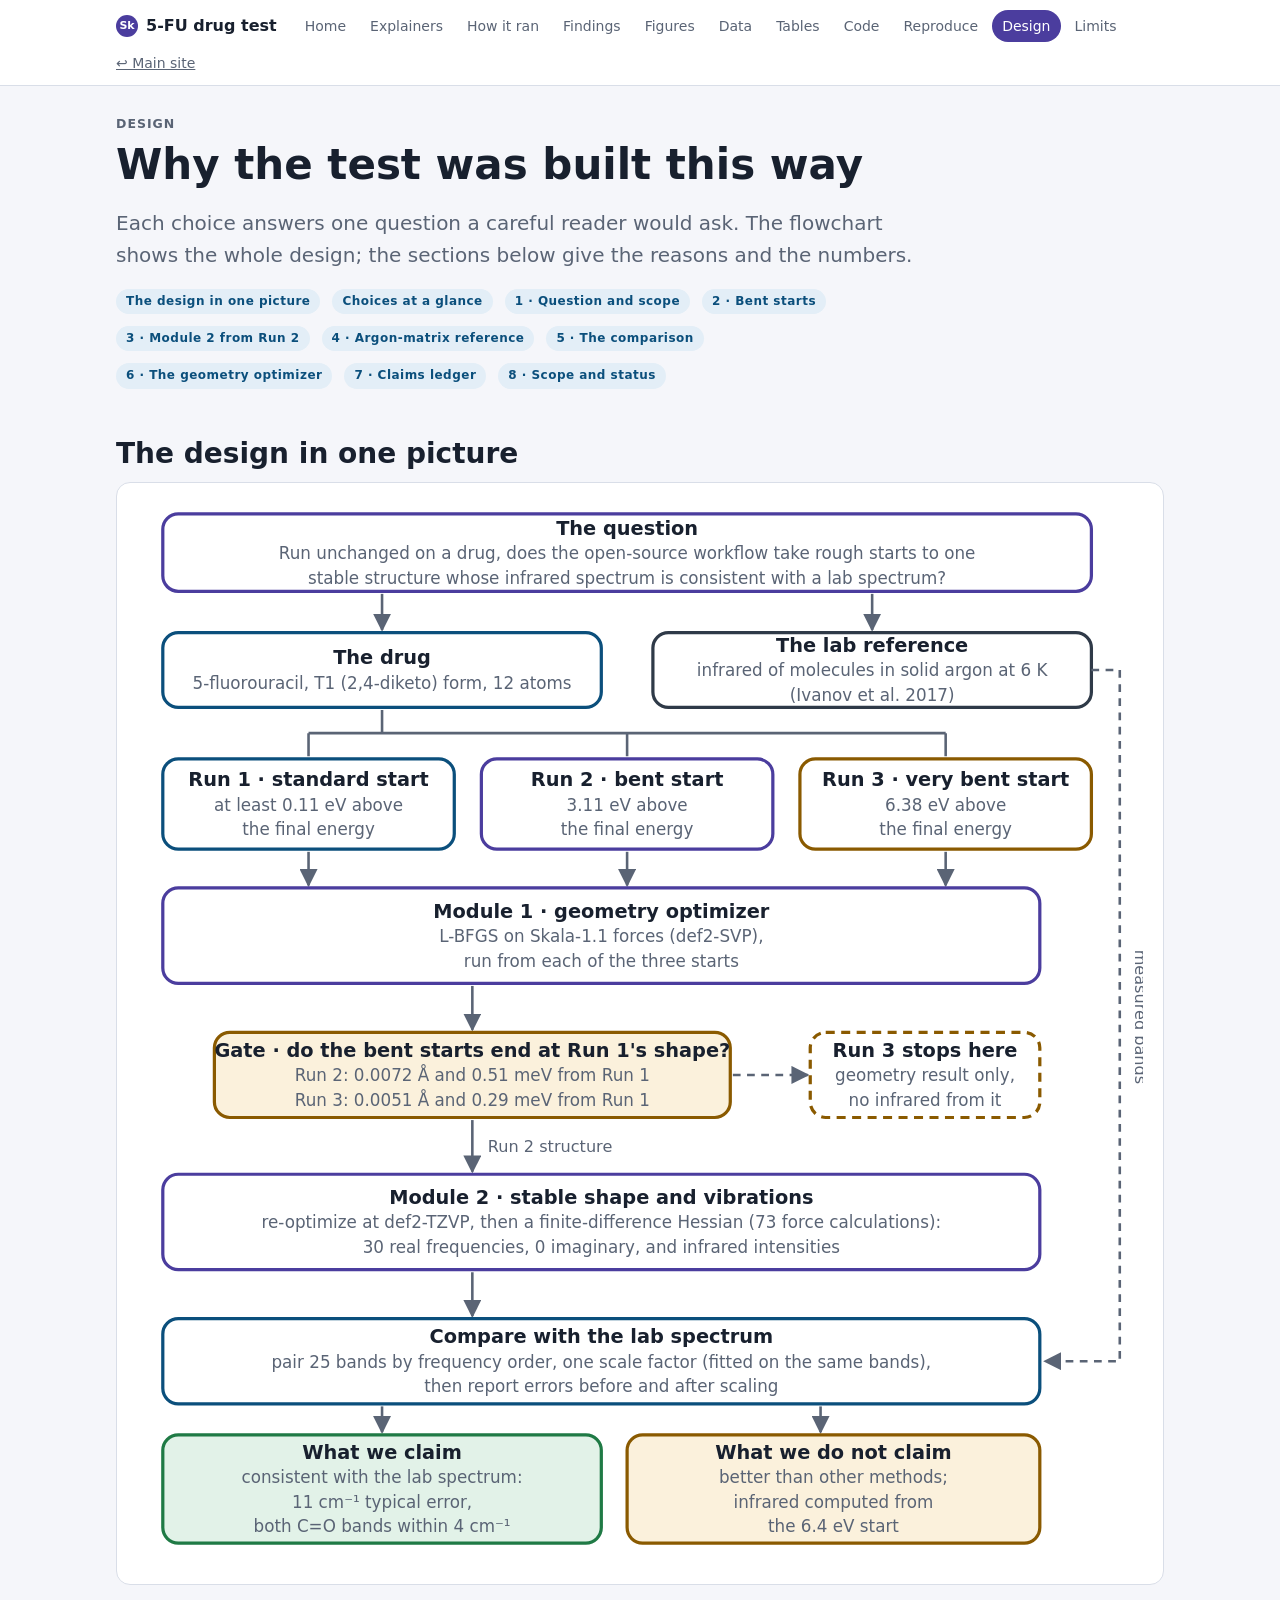
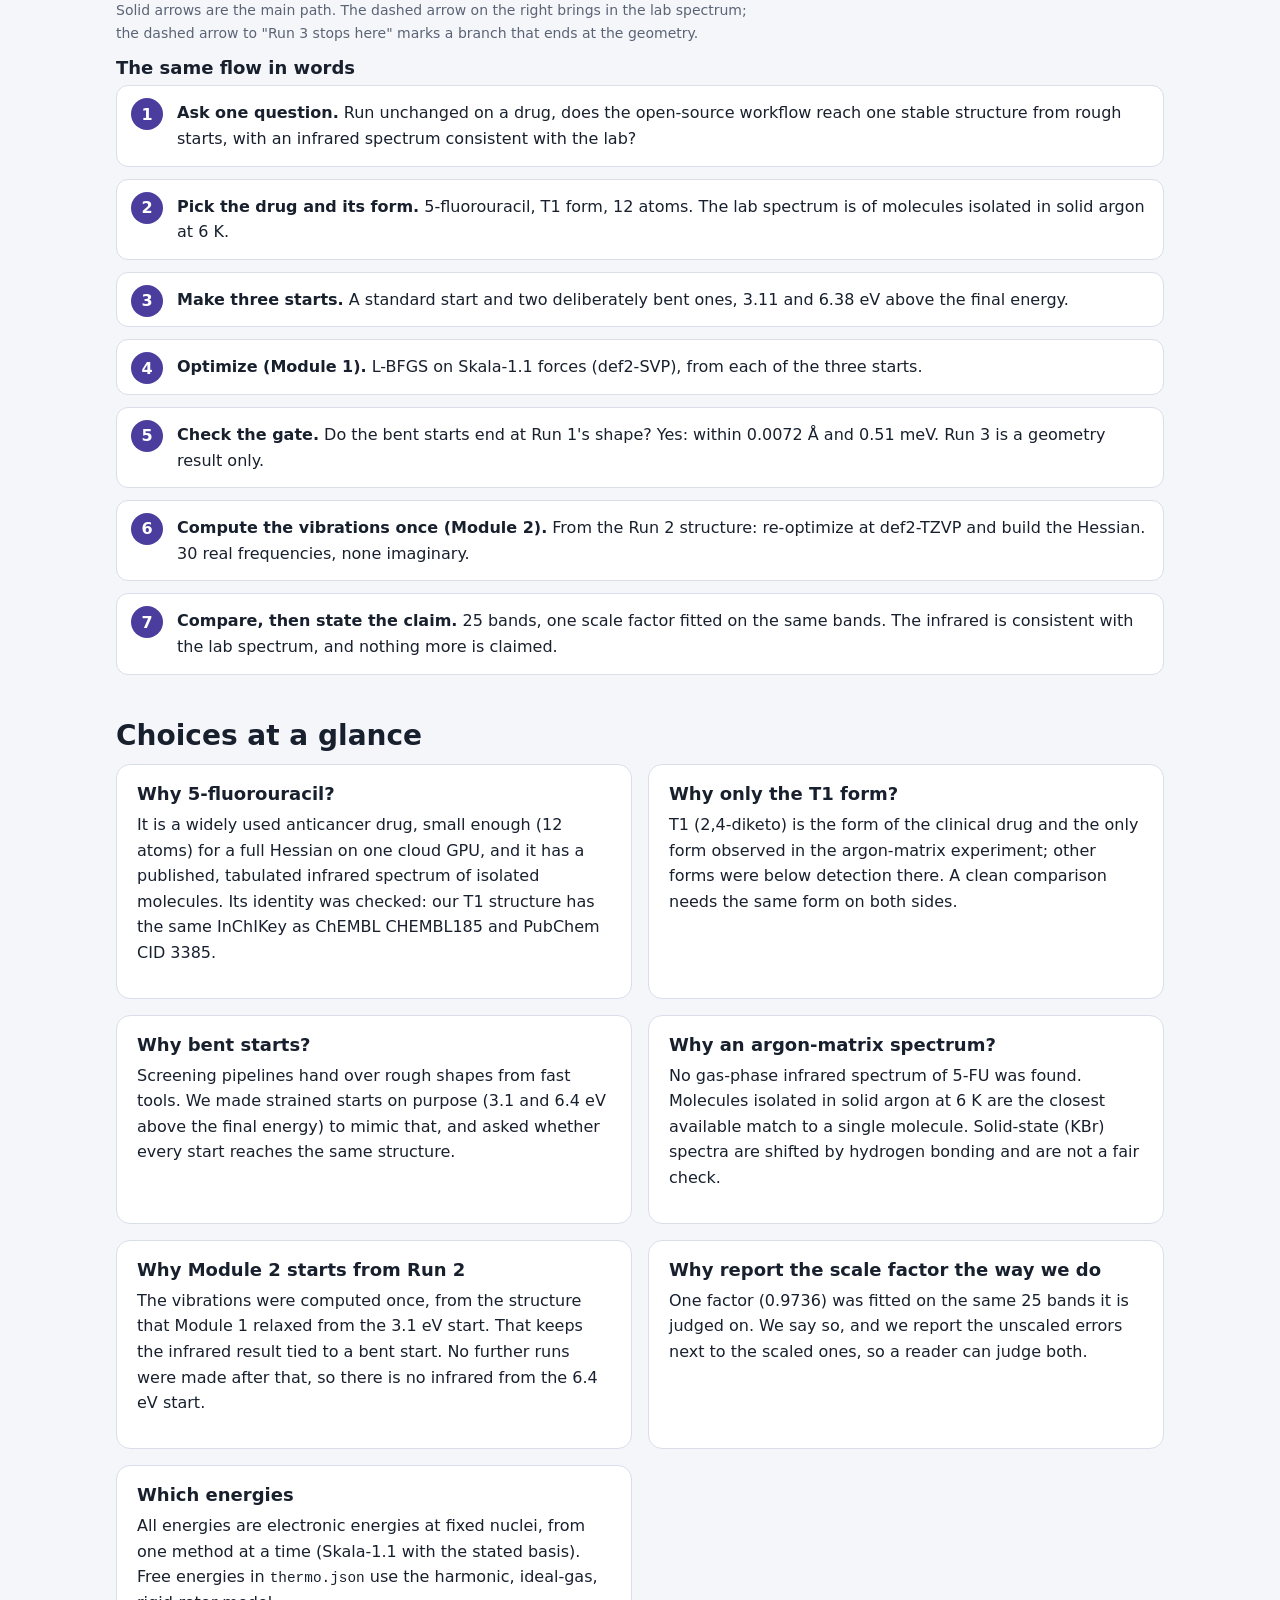
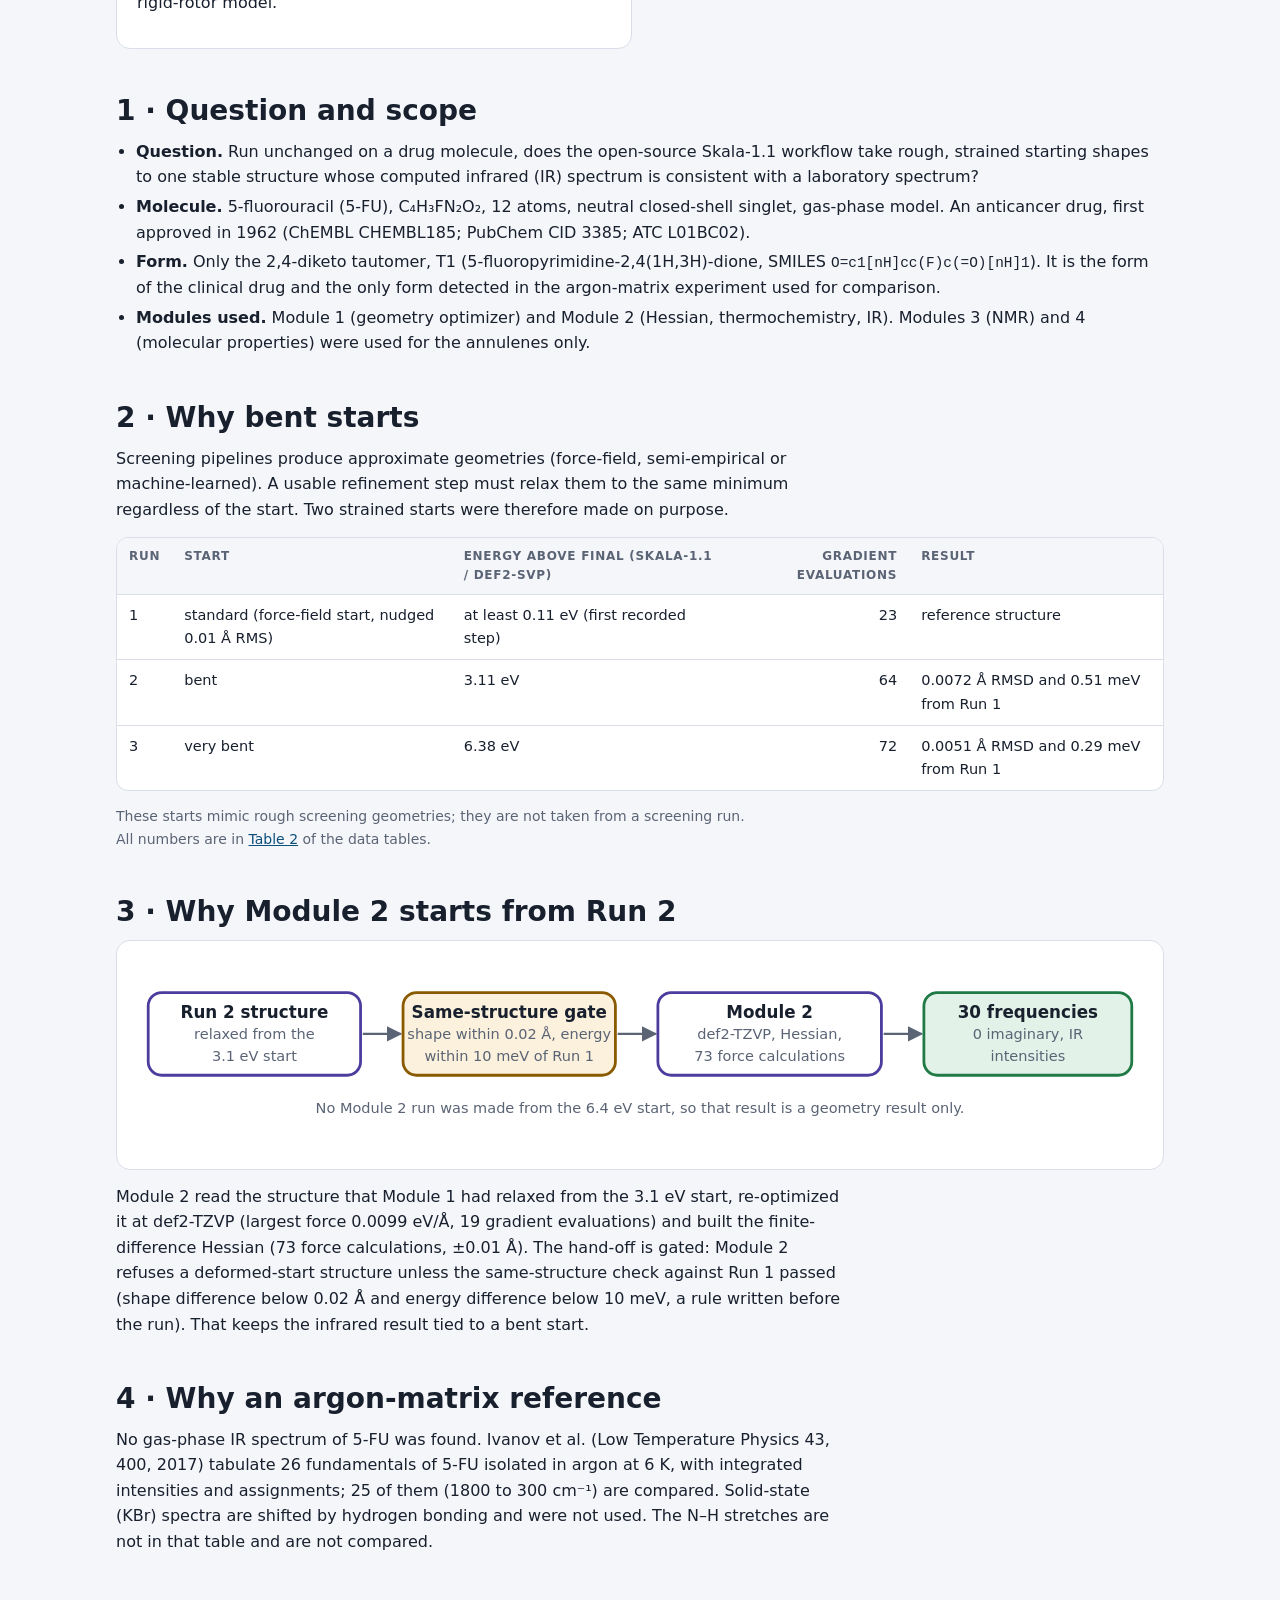
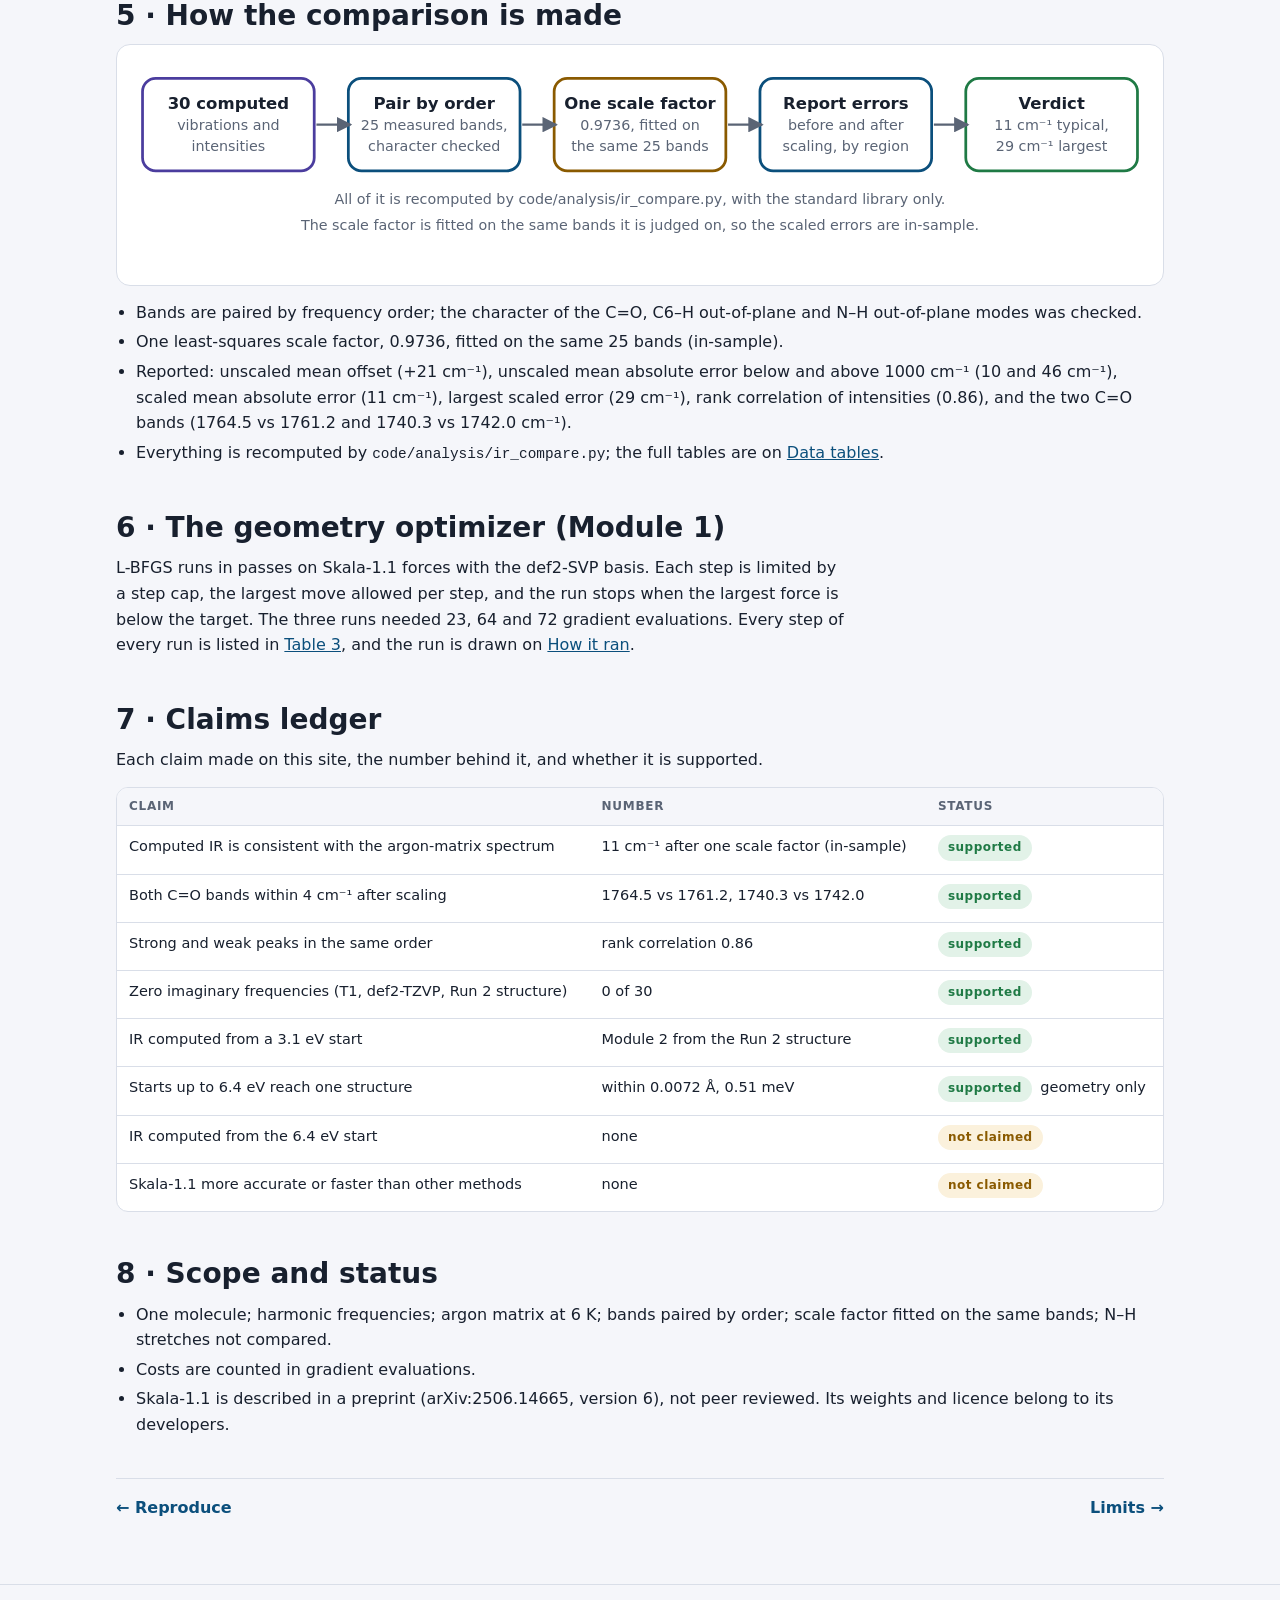
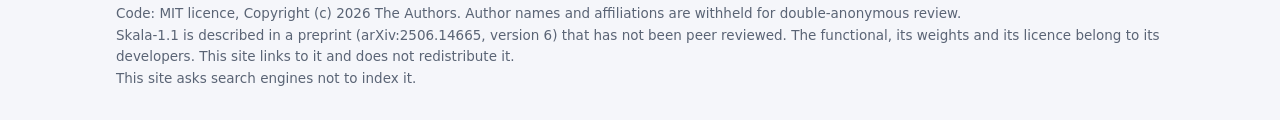
<file: drug-5fu/design.html>
<!doctype html>
<html lang="en">
<head>
<meta charset="utf-8">
<meta name="viewport" content="width=device-width, initial-scale=1">
<meta name="robots" content="noindex, nofollow, noarchive, nosnippet, noimageindex">
<meta name="googlebot" content="noindex, nofollow">
<meta name="bingbot" content="noindex, nofollow">
<meta name="robots" content="noai, noimageai">
<meta name="referrer" content="no-referrer">
<title>Design · 5-fluorouracil with Skala-1.1</title>
<meta name="description" content="Design decisions of the 5-fluorouracil test: why this molecule, why bent starts, why an argon-matrix spectrum, and what the result does and does not show.">
<link rel="stylesheet" href="assets/css/site.css">
</head>
<body>
<a class="skip" href="#main">Skip to content</a>
<header class="top"><div class="in">
<a class="brand" href="index.html"><span class="dot">Sk</span>5-FU drug test</a>
<nav class="main" aria-label="Sections"><a href="index.html">Home</a><a href="explainers.html">Explainers</a><a href="workflow.html">How it ran</a><a href="findings.html">Findings</a><a href="figures.html">Figures</a><a href="data.html">Data</a><a href="tables.html">Tables</a><a href="code.html">Code</a><a href="reproduce.html">Reproduce</a><a href="design.html" aria-current="page">Design</a><a href="limits.html">Limits</a></nav>
<a class="small" href="../index.html" title="The main demonstration site (annulenes and the four modules)">↩ Main site</a>
</div></header>
<main id="main">

<div class="eyebrow">Design</div>
<h1>Why the test was built this way</h1>
<p class="lead">Each choice answers one question a careful reader would ask. The flowchart shows the whole design; the sections below give the reasons and the numbers.</p>
<p class="chips"><a class="chip" href="#picture">The design in one picture</a> <a class="chip" href="#glance">Choices at a glance</a> <a class="chip" href="#scope">1 · Question and scope</a> <a class="chip" href="#starts">2 · Bent starts</a> <a class="chip" href="#handoff">3 · Module 2 from Run 2</a> <a class="chip" href="#reference">4 · Argon-matrix reference</a> <a class="chip" href="#comparison">5 · The comparison</a> <a class="chip" href="#optimizer">6 · The geometry optimizer</a> <a class="chip" href="#ledger">7 · Claims ledger</a> <a class="chip" href="#status">8 · Scope and status</a></p>

<h2 id="picture">The design in one picture</h2>
<div class="card ex ovx"><div class="svgwrap"><svg viewBox="0 0 780 820" role="img" aria-label="Flowchart of the test: one question, the drug and the lab spectrum, three starting shapes, the geometry optimizer, a same-structure gate, the vibration module, the comparison with the lab spectrum, and the claims"><defs><marker id="ah" viewBox="0 0 10 10" refX="9" refY="5" markerWidth="7" markerHeight="7" orient="auto"><path d="M0 0 L10 5 L0 10 z" style="fill:var(--muted)"/></marker></defs><rect x="20" y="10" width="720" height="60" rx="12" fill="var(--surface)" stroke="var(--skala)" stroke-width="2.5"/><text x="380.0" y="26.0" font-size="15" font-weight="700" text-anchor="middle">The question</text><text x="380.0" y="45.0" font-size="13" text-anchor="middle" style="fill:var(--muted)">Run unchanged on a drug, does the open-source workflow take rough starts to one</text><text x="380.0" y="64.0" font-size="13" text-anchor="middle" style="fill:var(--muted)">stable structure whose infrared spectrum is consistent with a lab spectrum?</text><line x1="190" y1="72" x2="190" y2="100" stroke="var(--muted)" stroke-width="2" marker-end="url(#ah)"/><line x1="570" y1="72" x2="570" y2="100" stroke="var(--muted)" stroke-width="2" marker-end="url(#ah)"/><rect x="20" y="102" width="340" height="58" rx="12" fill="var(--surface)" stroke="var(--navy)" stroke-width="2.5"/><text x="190.0" y="126.5" font-size="15" font-weight="700" text-anchor="middle">The drug</text><text x="190.0" y="145.5" font-size="13" text-anchor="middle" style="fill:var(--muted)">5-fluorouracil, T1 (2,4-diketo) form, 12 atoms</text><rect x="400" y="102" width="340" height="58" rx="12" fill="var(--surface)" stroke="var(--lab)" stroke-width="2.5"/><text x="570.0" y="117.0" font-size="15" font-weight="700" text-anchor="middle">The lab reference</text><text x="570.0" y="136.0" font-size="13" text-anchor="middle" style="fill:var(--muted)">infrared of molecules in solid argon at 6 K</text><text x="570.0" y="155.0" font-size="13" text-anchor="middle" style="fill:var(--muted)">(Ivanov et al. 2017)</text><path d="M190 162 L190 180 M190 180 L133 180 M190 180 L380 180 M190 180 L627 180 M133 180 L133 198 M380 180 L380 198 M627 180 L627 198" fill="none" stroke="var(--muted)" stroke-width="2"/><rect x="20" y="200" width="226" height="70" rx="12" fill="var(--surface)" stroke="var(--navy)" stroke-width="2.5"/><text x="133.0" y="221.0" font-size="15" font-weight="700" text-anchor="middle">Run 1 · standard start</text><text x="133.0" y="240.0" font-size="13" text-anchor="middle" style="fill:var(--muted)">at least 0.11 eV above</text><text x="133.0" y="259.0" font-size="13" text-anchor="middle" style="fill:var(--muted)">the final energy</text><line x1="133" y1="272" x2="133" y2="298" stroke="var(--muted)" stroke-width="2" marker-end="url(#ah)"/><rect x="267" y="200" width="226" height="70" rx="12" fill="var(--surface)" stroke="var(--skala)" stroke-width="2.5"/><text x="380.0" y="221.0" font-size="15" font-weight="700" text-anchor="middle">Run 2 · bent start</text><text x="380.0" y="240.0" font-size="13" text-anchor="middle" style="fill:var(--muted)">3.11 eV above</text><text x="380.0" y="259.0" font-size="13" text-anchor="middle" style="fill:var(--muted)">the final energy</text><line x1="380" y1="272" x2="380" y2="298" stroke="var(--muted)" stroke-width="2" marker-end="url(#ah)"/><rect x="514" y="200" width="226" height="70" rx="12" fill="var(--surface)" stroke="var(--note)" stroke-width="2.5"/><text x="627.0" y="221.0" font-size="15" font-weight="700" text-anchor="middle">Run 3 · very bent start</text><text x="627.0" y="240.0" font-size="13" text-anchor="middle" style="fill:var(--muted)">6.38 eV above</text><text x="627.0" y="259.0" font-size="13" text-anchor="middle" style="fill:var(--muted)">the final energy</text><line x1="627" y1="272" x2="627" y2="298" stroke="var(--muted)" stroke-width="2" marker-end="url(#ah)"/><rect x="20" y="300" width="680" height="74" rx="12" fill="var(--surface)" stroke="var(--skala)" stroke-width="2.5"/><text x="360.0" y="323.0" font-size="15" font-weight="700" text-anchor="middle">Module 1 · geometry optimizer</text><text x="360.0" y="342.0" font-size="13" text-anchor="middle" style="fill:var(--muted)">L-BFGS on Skala-1.1 forces (def2-SVP),</text><text x="360.0" y="361.0" font-size="13" text-anchor="middle" style="fill:var(--muted)">run from each of the three starts</text><line x1="260" y1="376" x2="260" y2="410" stroke="var(--muted)" stroke-width="2" marker-end="url(#ah)"/><rect x="60" y="412" width="400" height="66" rx="12" fill="var(--note-soft)" stroke="var(--note)" stroke-width="2.5"/><text x="260.0" y="431.0" font-size="15" font-weight="700" text-anchor="middle">Gate · do the bent starts end at Run 1&#x27;s shape?</text><text x="260.0" y="450.0" font-size="13" text-anchor="middle" style="fill:var(--muted)">Run 2: 0.0072 Å and 0.51 meV from Run 1</text><text x="260.0" y="469.0" font-size="13" text-anchor="middle" style="fill:var(--muted)">Run 3: 0.0051 Å and 0.29 meV from Run 1</text><line x1="260" y1="480" x2="260" y2="520" stroke="var(--muted)" stroke-width="2" marker-end="url(#ah)"/><text x="272" y="505" font-size="12.5" text-anchor="start" style="fill:var(--muted)">Run 2 structure</text><line x1="462" y1="445" x2="520" y2="445" stroke="var(--muted)" stroke-width="2" stroke-dasharray="6 5" marker-end="url(#ah)"/><rect x="522" y="412" width="178" height="66" rx="12" fill="var(--surface)" stroke="var(--note)" stroke-width="2.5" stroke-dasharray="7 5"/><text x="611.0" y="431.0" font-size="15" font-weight="700" text-anchor="middle">Run 3 stops here</text><text x="611.0" y="450.0" font-size="13" text-anchor="middle" style="fill:var(--muted)">geometry result only,</text><text x="611.0" y="469.0" font-size="13" text-anchor="middle" style="fill:var(--muted)">no infrared from it</text><rect x="20" y="522" width="680" height="74" rx="12" fill="var(--surface)" stroke="var(--skala)" stroke-width="2.5"/><text x="360.0" y="545.0" font-size="15" font-weight="700" text-anchor="middle">Module 2 · stable shape and vibrations</text><text x="360.0" y="564.0" font-size="13" text-anchor="middle" style="fill:var(--muted)">re-optimize at def2-TZVP, then a finite-difference Hessian (73 force calculations):</text><text x="360.0" y="583.0" font-size="13" text-anchor="middle" style="fill:var(--muted)">30 real frequencies, 0 imaginary, and infrared intensities</text><line x1="260" y1="598" x2="260" y2="632" stroke="var(--muted)" stroke-width="2" marker-end="url(#ah)"/><rect x="20" y="634" width="680" height="66" rx="12" fill="var(--surface)" stroke="var(--navy)" stroke-width="2.5"/><text x="360.0" y="653.0" font-size="15" font-weight="700" text-anchor="middle">Compare with the lab spectrum</text><text x="360.0" y="672.0" font-size="13" text-anchor="middle" style="fill:var(--muted)">pair 25 bands by frequency order, one scale factor (fitted on the same bands),</text><text x="360.0" y="691.0" font-size="13" text-anchor="middle" style="fill:var(--muted)">then report errors before and after scaling</text><path d="M740 131 L762 131 L762 667 L704 667" fill="none" stroke="var(--muted)" stroke-width="2" stroke-dasharray="6 5" marker-end="url(#ah)"/><text x="774" y="400" font-size="12.5" text-anchor="middle" transform="rotate(90 774 400)" style="fill:var(--muted)">measured bands</text><line x1="190" y1="702" x2="190" y2="722" stroke="var(--muted)" stroke-width="2" marker-end="url(#ah)"/><line x1="530" y1="702" x2="530" y2="722" stroke="var(--muted)" stroke-width="2" marker-end="url(#ah)"/><rect x="20" y="724" width="340" height="84" rx="12" fill="var(--good-soft)" stroke="var(--good)" stroke-width="2.5"/><text x="190.0" y="742.5" font-size="15" font-weight="700" text-anchor="middle">What we claim</text><text x="190.0" y="761.5" font-size="13" text-anchor="middle" style="fill:var(--muted)">consistent with the lab spectrum:</text><text x="190.0" y="780.5" font-size="13" text-anchor="middle" style="fill:var(--muted)">11 cm⁻¹ typical error,</text><text x="190.0" y="799.5" font-size="13" text-anchor="middle" style="fill:var(--muted)">both C=O bands within 4 cm⁻¹</text><rect x="380" y="724" width="320" height="84" rx="12" fill="var(--note-soft)" stroke="var(--note)" stroke-width="2.5"/><text x="540.0" y="742.5" font-size="15" font-weight="700" text-anchor="middle">What we do not claim</text><text x="540.0" y="761.5" font-size="13" text-anchor="middle" style="fill:var(--muted)">better than other methods;</text><text x="540.0" y="780.5" font-size="13" text-anchor="middle" style="fill:var(--muted)">infrared computed from</text><text x="540.0" y="799.5" font-size="13" text-anchor="middle" style="fill:var(--muted)">the 6.4 eV start</text></svg></div></div>
<p class="small">Solid arrows are the main path. The dashed arrow on the right brings in the lab spectrum; the dashed arrow to "Run 3 stops here" marks a branch that ends at the geometry.</p>
<h3>The same flow in words</h3>
<ol class="steps"><li><b>Ask one question.</b> Run unchanged on a drug, does the open-source workflow reach one stable structure from rough starts, with an infrared spectrum consistent with the lab?</li><li><b>Pick the drug and its form.</b> 5-fluorouracil, T1 form, 12 atoms. The lab spectrum is of molecules isolated in solid argon at 6 K.</li><li><b>Make three starts.</b> A standard start and two deliberately bent ones, 3.11 and 6.38 eV above the final energy.</li><li><b>Optimize (Module 1).</b> L-BFGS on Skala-1.1 forces (def2-SVP), from each of the three starts.</li><li><b>Check the gate.</b> Do the bent starts end at Run 1's shape? Yes: within 0.0072 Å and 0.51 meV. Run 3 is a geometry result only.</li><li><b>Compute the vibrations once (Module 2).</b> From the Run 2 structure: re-optimize at def2-TZVP and build the Hessian. 30 real frequencies, none imaginary.</li><li><b>Compare, then state the claim.</b> 25 bands, one scale factor fitted on the same bands. The infrared is consistent with the lab spectrum, and nothing more is claimed.</li></ol>

<h2 id="glance">Choices at a glance</h2>
<div class="grid g2">
<div class="card"><h3>Why 5-fluorouracil?</h3><p>It is a widely used anticancer drug, small enough (12 atoms) for a full Hessian on one cloud GPU, and it has a published, tabulated infrared spectrum of isolated molecules. Its identity was checked: our T1 structure has the same InChIKey as ChEMBL CHEMBL185 and PubChem CID 3385.</p></div>
<div class="card"><h3>Why only the T1 form?</h3><p>T1 (2,4-diketo) is the form of the clinical drug and the only form observed in the argon-matrix experiment; other forms were below detection there. A clean comparison needs the same form on both sides.</p></div>
<div class="card"><h3>Why bent starts?</h3><p>Screening pipelines hand over rough shapes from fast tools. We made strained starts on purpose (3.1 and 6.4 eV above the final energy) to mimic that, and asked whether every start reaches the same structure.</p></div>
<div class="card"><h3>Why an argon-matrix spectrum?</h3><p>No gas-phase infrared spectrum of 5-FU was found. Molecules isolated in solid argon at 6 K are the closest available match to a single molecule. Solid-state (KBr) spectra are shifted by hydrogen bonding and are not a fair check.</p></div>
<div class="card"><h3>Why Module 2 starts from Run 2</h3><p>The vibrations were computed once, from the structure that Module 1 relaxed from the 3.1 eV start. That keeps the infrared result tied to a bent start. No further runs were made after that, so there is no infrared from the 6.4 eV start.</p></div>
<div class="card"><h3>Why report the scale factor the way we do</h3><p>One factor (0.9736) was fitted on the same 25 bands it is judged on. We say so, and we report the unscaled errors next to the scaled ones, so a reader can judge both.</p></div>
<div class="card" id="energies"><h3>Which energies</h3><p>All energies are electronic energies at fixed nuclei, from one method at a time (Skala-1.1 with the stated basis). Free energies in <code>thermo.json</code> use the harmonic, ideal-gas, rigid-rotor model.</p></div>
</div>

<h2 id="scope">1 · Question and scope</h2>
<ul class="clean">
<li><b>Question.</b> Run unchanged on a drug molecule, does the open-source Skala-1.1 workflow take rough, strained starting shapes to one stable structure whose computed infrared (IR) spectrum is consistent with a laboratory spectrum?</li>
<li><b>Molecule.</b> 5-fluorouracil (5-FU), C₄H₃FN₂O₂, 12 atoms, neutral closed-shell singlet, gas-phase model. An anticancer drug, first approved in 1962 (ChEMBL CHEMBL185; PubChem CID 3385; ATC L01BC02).</li>
<li><b>Form.</b> Only the 2,4-diketo tautomer, T1 (5-fluoropyrimidine-2,4(1H,3H)-dione, SMILES <code>O=c1[nH]cc(F)c(=O)[nH]1</code>). It is the form of the clinical drug and the only form detected in the argon-matrix experiment used for comparison.</li>
<li><b>Modules used.</b> Module 1 (geometry optimizer) and Module 2 (Hessian, thermochemistry, IR). Modules 3 (NMR) and 4 (molecular properties) were used for the annulenes only.</li>
</ul>

<h2 id="starts">2 · Why bent starts</h2>
<p>Screening pipelines produce approximate geometries (force-field, semi-empirical or machine-learned). A usable refinement step must relax them to the same minimum regardless of the start. Two strained starts were therefore made on purpose.</p>
<div class="tw"><table><thead><tr><th>Run</th><th>Start</th><th>Energy above final (Skala-1.1 / def2-SVP)</th><th class="r">Gradient evaluations</th><th>Result</th></tr></thead><tbody><tr><td>1</td><td>standard (force-field start, nudged 0.01 Å RMS)</td><td>at least 0.11 eV (first recorded step)</td><td class="r">23</td><td>reference structure</td></tr><tr><td>2</td><td>bent</td><td>3.11 eV</td><td class="r">64</td><td>0.0072 Å RMSD and 0.51 meV from Run 1</td></tr><tr><td>3</td><td>very bent</td><td>6.38 eV</td><td class="r">72</td><td>0.0051 Å RMSD and 0.29 meV from Run 1</td></tr></tbody></table></div>
<p class="small">These starts mimic rough screening geometries; they are not taken from a screening run. All numbers are in <a href="tables.html#t02">Table 2</a> of the data tables.</p>

<h2 id="handoff">3 · Why Module 2 starts from Run 2</h2>
<div class="card ex ovx"><div class="svgwrap">
<svg viewBox="0 0 900 165" role="img" aria-label="Hand-off: the Run 2 structure passes the same-structure gate and goes to Module 2; Run 3 stops at the geometry"><defs><marker id="ah" viewBox="0 0 10 10" refX="9" refY="5" markerWidth="7" markerHeight="7" orient="auto"><path d="M0 0 L10 5 L0 10 z" style="fill:var(--muted)"/></marker></defs>
<rect x="10" y="30" width="190" height="74" rx="12" fill="var(--surface)" stroke="var(--skala)" stroke-width="2.5"/><text x="105.0" y="53.0" font-size="15" font-weight="700" text-anchor="middle">Run 2 structure</text><text x="105.0" y="72.0" font-size="13" text-anchor="middle" style="fill:var(--muted)">relaxed from the</text><text x="105.0" y="91.0" font-size="13" text-anchor="middle" style="fill:var(--muted)">3.1 eV start</text>
<line x1="202" y1="67" x2="236" y2="67" stroke="var(--muted)" stroke-width="2" marker-end="url(#ah)"/>
<rect x="238" y="30" width="190" height="74" rx="12" fill="var(--note-soft)" stroke="var(--note)" stroke-width="2.5"/><text x="333.0" y="53.0" font-size="15" font-weight="700" text-anchor="middle">Same-structure gate</text><text x="333.0" y="72.0" font-size="13" text-anchor="middle" style="fill:var(--muted)">shape within 0.02 Å, energy</text><text x="333.0" y="91.0" font-size="13" text-anchor="middle" style="fill:var(--muted)">within 10 meV of Run 1</text>
<line x1="430" y1="67" x2="464" y2="67" stroke="var(--muted)" stroke-width="2" marker-end="url(#ah)"/>
<rect x="466" y="30" width="200" height="74" rx="12" fill="var(--surface)" stroke="var(--skala)" stroke-width="2.5"/><text x="566.0" y="53.0" font-size="15" font-weight="700" text-anchor="middle">Module 2</text><text x="566.0" y="72.0" font-size="13" text-anchor="middle" style="fill:var(--muted)">def2-TZVP, Hessian,</text><text x="566.0" y="91.0" font-size="13" text-anchor="middle" style="fill:var(--muted)">73 force calculations</text>
<line x1="668" y1="67" x2="702" y2="67" stroke="var(--muted)" stroke-width="2" marker-end="url(#ah)"/>
<rect x="704" y="30" width="186" height="74" rx="12" fill="var(--good-soft)" stroke="var(--good)" stroke-width="2.5"/><text x="797.0" y="53.0" font-size="15" font-weight="700" text-anchor="middle">30 frequencies</text><text x="797.0" y="72.0" font-size="13" text-anchor="middle" style="fill:var(--muted)">0 imaginary, IR</text><text x="797.0" y="91.0" font-size="13" text-anchor="middle" style="fill:var(--muted)">intensities</text>
<text x="450" y="138" font-size="13" text-anchor="middle" style="fill:var(--muted)">No Module 2 run was made from the 6.4 eV start, so that result is a geometry result only.</text>
</svg></div></div>
<p>Module 2 read the structure that Module 1 had relaxed from the 3.1 eV start, re-optimized it at def2-TZVP (largest force 0.0099 eV/Å, 19 gradient evaluations) and built the finite-difference Hessian (73 force calculations, ±0.01 Å). The hand-off is gated: Module 2 refuses a deformed-start structure unless the same-structure check against Run 1 passed (shape difference below 0.02 Å and energy difference below 10 meV, a rule written before the run). That keeps the infrared result tied to a bent start.</p>

<h2 id="reference">4 · Why an argon-matrix reference</h2>
<p>No gas-phase IR spectrum of 5-FU was found. Ivanov et al. (Low Temperature Physics 43, 400, 2017) tabulate 26 fundamentals of 5-FU isolated in argon at 6 K, with integrated intensities and assignments; 25 of them (1800 to 300 cm⁻¹) are compared. Solid-state (KBr) spectra are shifted by hydrogen bonding and were not used. The N–H stretches are not in that table and are not compared.</p>

<h2 id="comparison">5 · How the comparison is made</h2>
<div class="card ex ovx"><div class="svgwrap"><svg viewBox="0 0 914 178" role="img" aria-label="How the infrared comparison is made: 30 computed vibrations, paired with 25 measured bands, one scale factor, errors before and after scaling, then the verdict"><defs><marker id="ah" viewBox="0 0 10 10" refX="9" refY="5" markerWidth="7" markerHeight="7" orient="auto"><path d="M0 0 L10 5 L0 10 z" style="fill:var(--muted)"/></marker></defs><rect x="5" y="14" width="156" height="84" rx="12" fill="var(--surface)" stroke="var(--skala)" stroke-width="2.5"/><text x="83.0" y="42.0" font-size="15" font-weight="700" text-anchor="middle">30 computed</text><text x="83.0" y="61.0" font-size="13" text-anchor="middle" style="fill:var(--muted)">vibrations and</text><text x="83.0" y="80.0" font-size="13" text-anchor="middle" style="fill:var(--muted)">intensities</text><rect x="192" y="14" width="156" height="84" rx="12" fill="var(--surface)" stroke="var(--navy)" stroke-width="2.5"/><text x="270.0" y="42.0" font-size="15" font-weight="700" text-anchor="middle">Pair by order</text><text x="270.0" y="61.0" font-size="13" text-anchor="middle" style="fill:var(--muted)">25 measured bands,</text><text x="270.0" y="80.0" font-size="13" text-anchor="middle" style="fill:var(--muted)">character checked</text><rect x="379" y="14" width="156" height="84" rx="12" fill="var(--surface)" stroke="var(--note)" stroke-width="2.5"/><text x="457.0" y="42.0" font-size="15" font-weight="700" text-anchor="middle">One scale factor</text><text x="457.0" y="61.0" font-size="13" text-anchor="middle" style="fill:var(--muted)">0.9736, fitted on</text><text x="457.0" y="80.0" font-size="13" text-anchor="middle" style="fill:var(--muted)">the same 25 bands</text><rect x="566" y="14" width="156" height="84" rx="12" fill="var(--surface)" stroke="var(--navy)" stroke-width="2.5"/><text x="644.0" y="42.0" font-size="15" font-weight="700" text-anchor="middle">Report errors</text><text x="644.0" y="61.0" font-size="13" text-anchor="middle" style="fill:var(--muted)">before and after</text><text x="644.0" y="80.0" font-size="13" text-anchor="middle" style="fill:var(--muted)">scaling, by region</text><rect x="753" y="14" width="156" height="84" rx="12" fill="var(--surface)" stroke="var(--good)" stroke-width="2.5"/><text x="831.0" y="42.0" font-size="15" font-weight="700" text-anchor="middle">Verdict</text><text x="831.0" y="61.0" font-size="13" text-anchor="middle" style="fill:var(--muted)">11 cm⁻¹ typical,</text><text x="831.0" y="80.0" font-size="13" text-anchor="middle" style="fill:var(--muted)">29 cm⁻¹ largest</text><line x1="163" y1="56" x2="194" y2="56" stroke="var(--muted)" stroke-width="2" marker-end="url(#ah)"/><line x1="350" y1="56" x2="381" y2="56" stroke="var(--muted)" stroke-width="2" marker-end="url(#ah)"/><line x1="537" y1="56" x2="568" y2="56" stroke="var(--muted)" stroke-width="2" marker-end="url(#ah)"/><line x1="724" y1="56" x2="755" y2="56" stroke="var(--muted)" stroke-width="2" marker-end="url(#ah)"/><text x="457" y="128" font-size="13" text-anchor="middle" style="fill:var(--muted)">All of it is recomputed by code/analysis/ir_compare.py, with the standard library only.</text><text x="457" y="152" font-size="13" text-anchor="middle" style="fill:var(--muted)">The scale factor is fitted on the same bands it is judged on, so the scaled errors are in-sample.</text></svg></div></div>
<ul class="clean">
<li>Bands are paired by frequency order; the character of the C=O, C6–H out-of-plane and N–H out-of-plane modes was checked.</li>
<li>One least-squares scale factor, 0.9736, fitted on the same 25 bands (in-sample).</li>
<li>Reported: unscaled mean offset (+21 cm⁻¹), unscaled mean absolute error below and above 1000 cm⁻¹ (10 and 46 cm⁻¹), scaled mean absolute error (11 cm⁻¹), largest scaled error (29 cm⁻¹), rank correlation of intensities (0.86), and the two C=O bands (1764.5 vs 1761.2 and 1740.3 vs 1742.0 cm⁻¹).</li>
<li>Everything is recomputed by <code>code/analysis/ir_compare.py</code>; the full tables are on <a href="tables.html#t13">Data tables</a>.</li>
</ul>

<h2 id="optimizer">6 · The geometry optimizer (Module 1)</h2>
<p>L-BFGS runs in passes on Skala-1.1 forces with the def2-SVP basis. Each step is limited by a step cap, the largest move allowed per step, and the run stops when the largest force is below the target. The three runs needed 23, 64 and 72 gradient evaluations. Every step of every run is listed in <a href="tables.html#t03">Table 3</a>, and the run is drawn on <a href="workflow.html">How it ran</a>.</p>

<h2 id="ledger">7 · Claims ledger</h2>
<p>Each claim made on this site, the number behind it, and whether it is supported.</p>
<div class="tw"><table><thead><tr><th>Claim</th><th>Number</th><th>Status</th></tr></thead><tbody><tr><td>Computed IR is consistent with the argon-matrix spectrum</td><td>11 cm⁻¹ after one scale factor (in-sample)</td><td><span class="chip ok">supported</span></td></tr><tr><td>Both C=O bands within 4 cm⁻¹ after scaling</td><td>1764.5 vs 1761.2, 1740.3 vs 1742.0</td><td><span class="chip ok">supported</span></td></tr><tr><td>Strong and weak peaks in the same order</td><td>rank correlation 0.86</td><td><span class="chip ok">supported</span></td></tr><tr><td>Zero imaginary frequencies (T1, def2-TZVP, Run 2 structure)</td><td>0 of 30</td><td><span class="chip ok">supported</span></td></tr><tr><td>IR computed from a 3.1 eV start</td><td>Module 2 from the Run 2 structure</td><td><span class="chip ok">supported</span></td></tr><tr><td>Starts up to 6.4 eV reach one structure</td><td>within 0.0072 Å, 0.51 meV</td><td><span class="chip ok">supported</span> geometry only</td></tr><tr><td>IR computed from the 6.4 eV start</td><td>none</td><td><span class="chip nt">not claimed</span></td></tr><tr><td>Skala-1.1 more accurate or faster than other methods</td><td>none</td><td><span class="chip nt">not claimed</span></td></tr></tbody></table></div>

<h2 id="status">8 · Scope and status</h2>
<ul class="clean">
<li>One molecule; harmonic frequencies; argon matrix at 6 K; bands paired by order; scale factor fitted on the same bands; N–H stretches not compared.</li>
<li>Costs are counted in gradient evaluations.</li>
<li>Skala-1.1 is described in a preprint (arXiv:2506.14665, version 6), not peer reviewed. Its weights and licence belong to its developers.</li>
</ul>

<div class="next"><a href="reproduce.html">← Reproduce</a><a href="limits.html">Limits →</a></div>
</main>
<footer><div class="in">
Code: MIT licence, Copyright (c) 2026 The Authors. Author names and affiliations are withheld for double-anonymous review.<br>
Skala-1.1 is described in a preprint (arXiv:2506.14665, version 6) that has not been peer reviewed. The functional, its weights and its licence belong to its developers. This site links to it and does not redistribute it.<br>
This site asks search engines not to index it.
</div></footer>
</body>
</html>
</file>
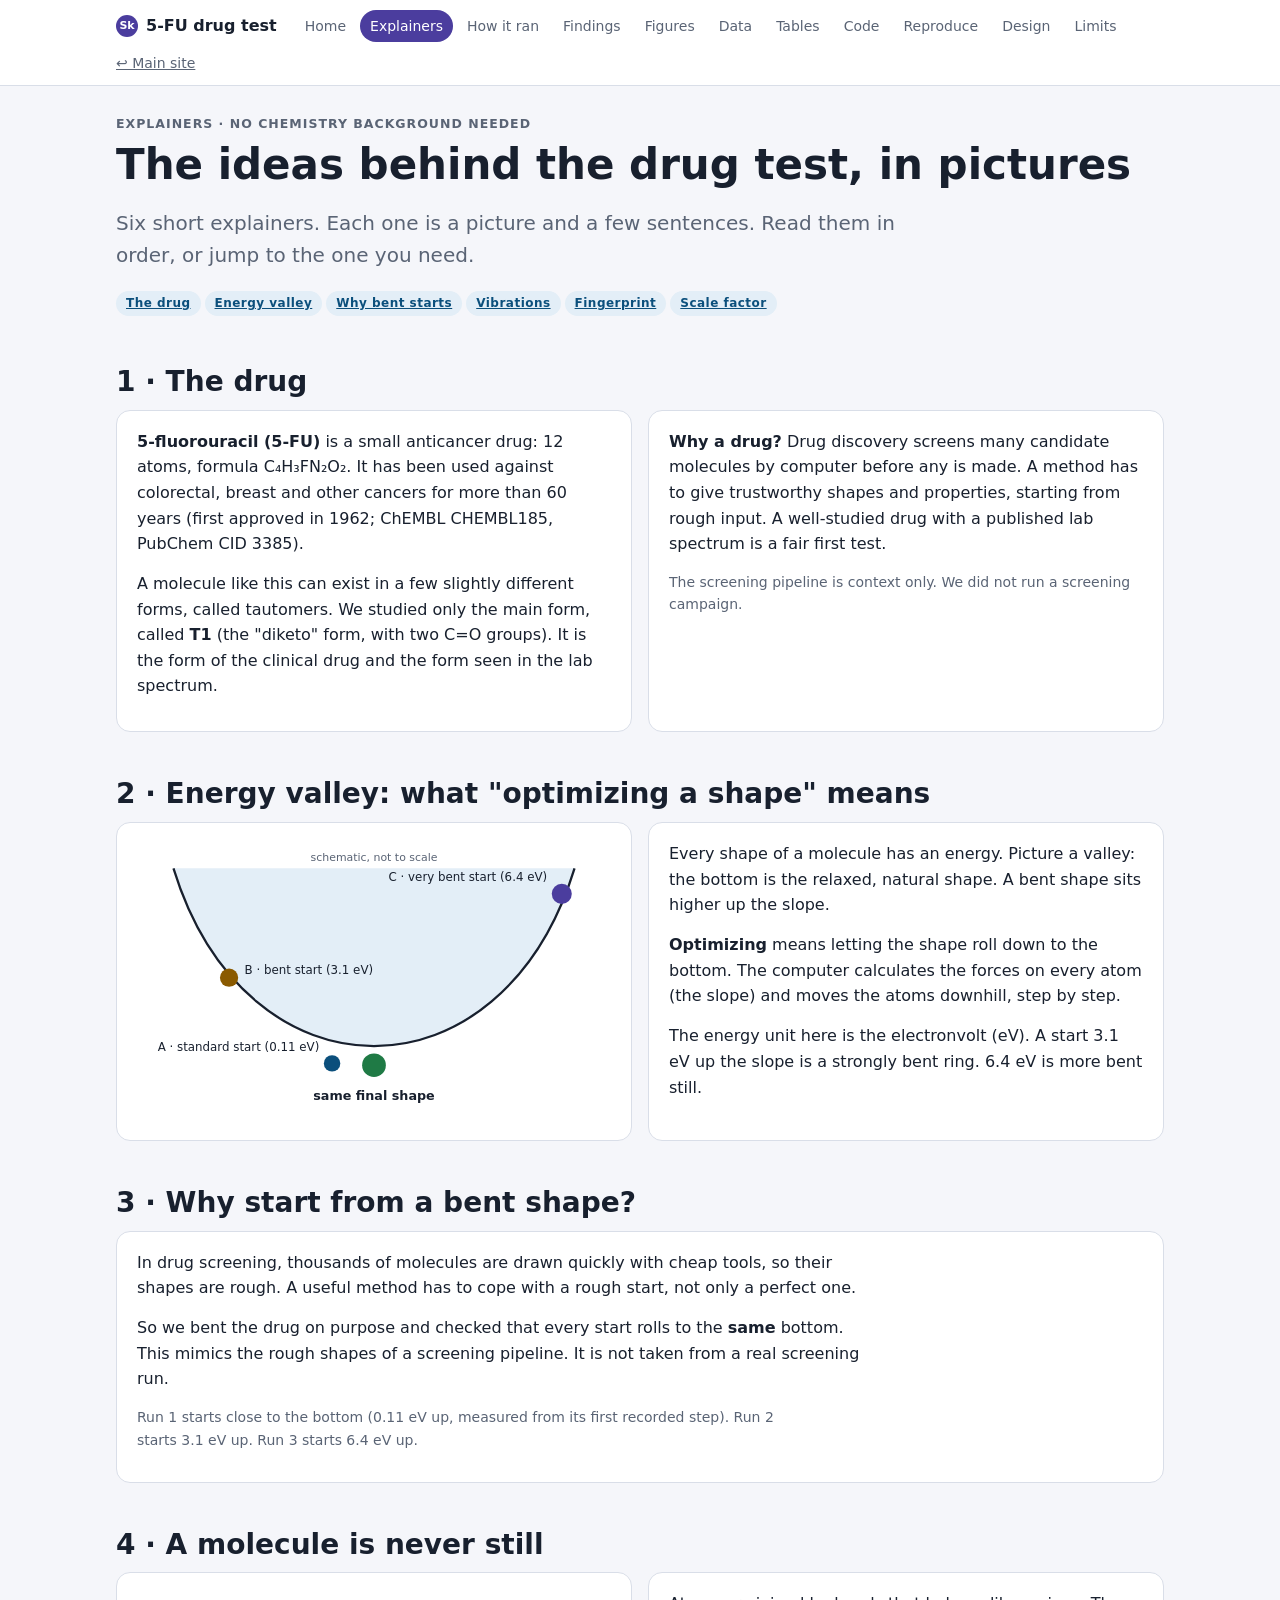
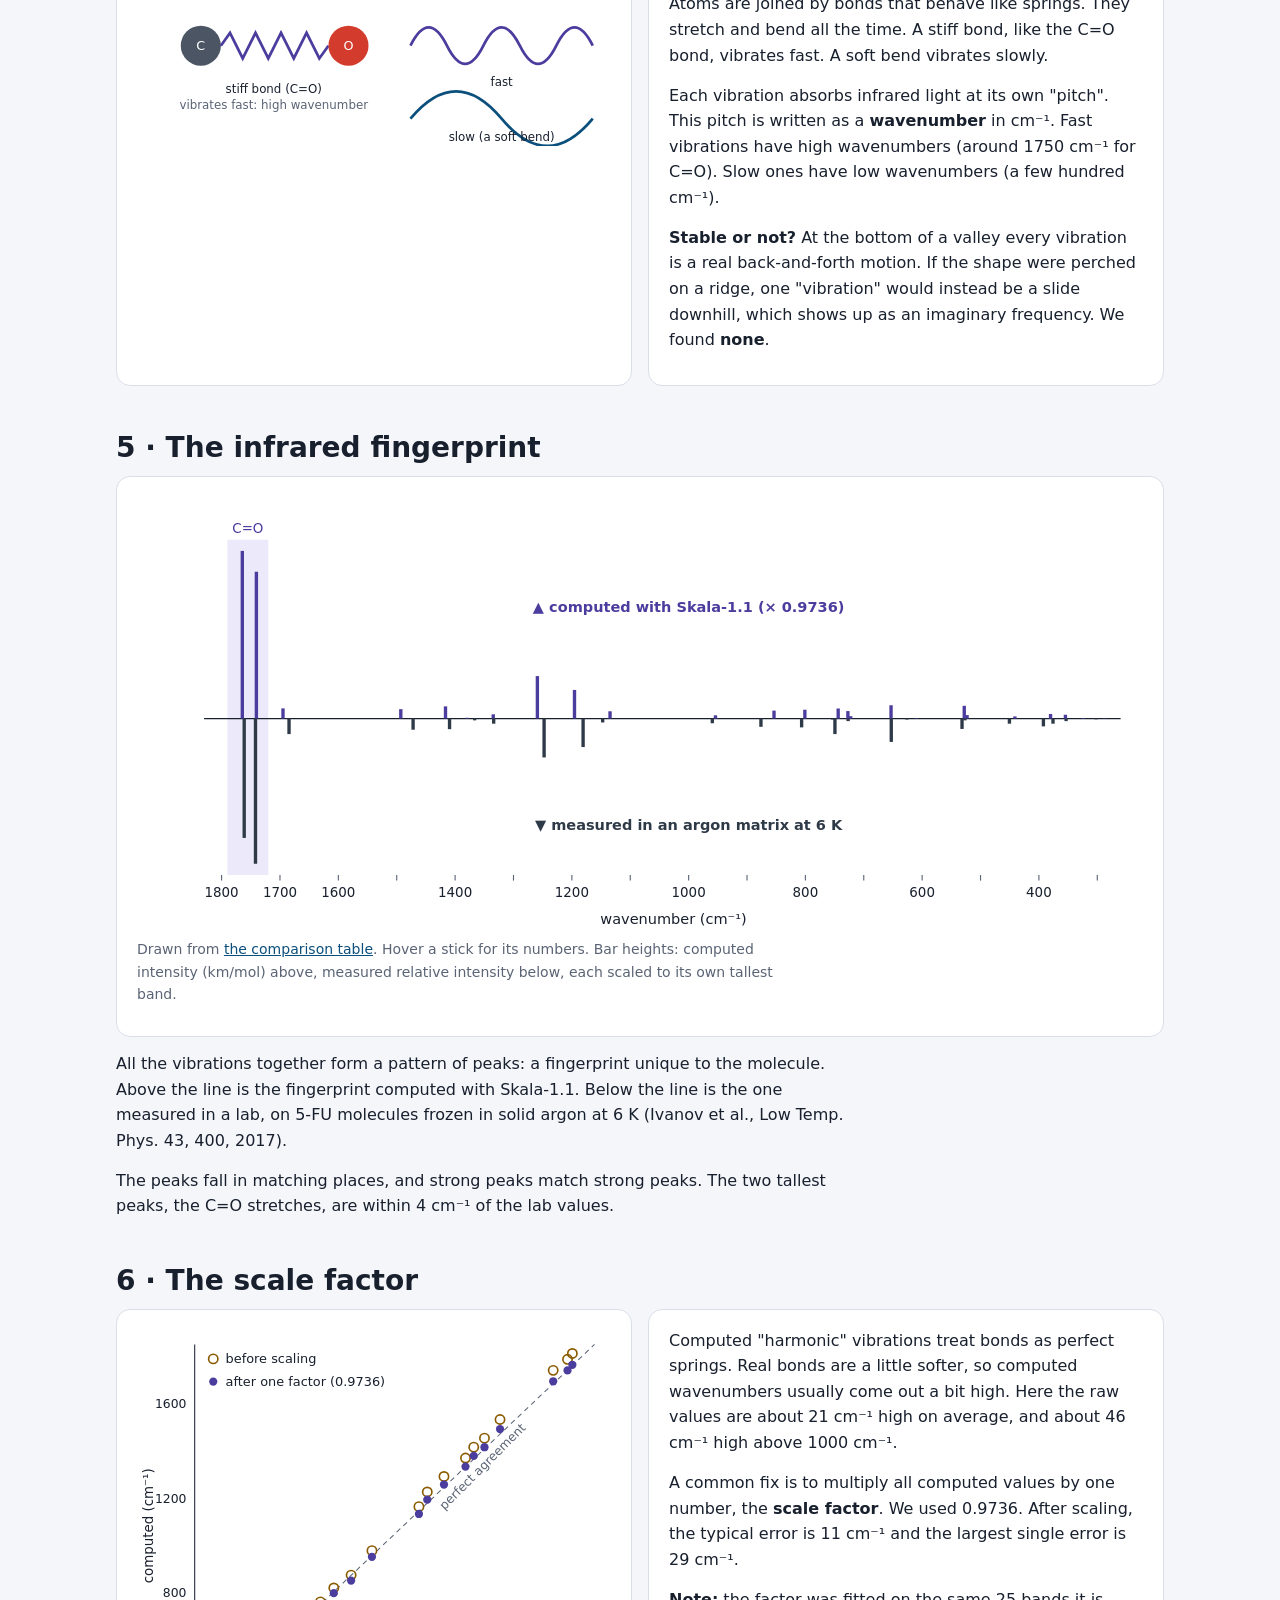
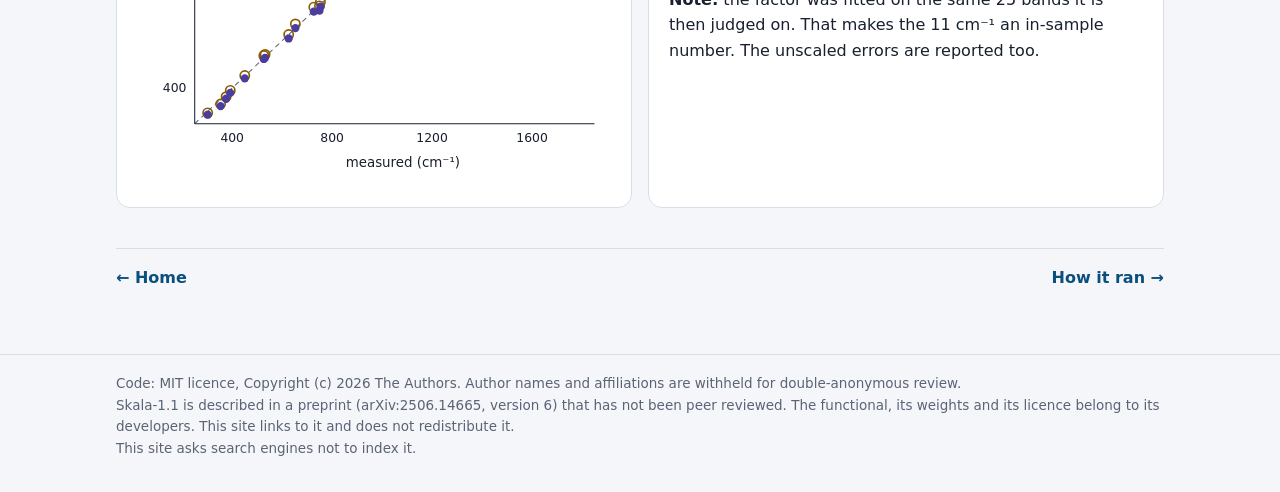
<file: drug-5fu/explainers.html>
<!doctype html>
<html lang="en">
<head>
<meta charset="utf-8">
<meta name="viewport" content="width=device-width, initial-scale=1">
<meta name="robots" content="noindex, nofollow, noarchive, nosnippet, noimageindex">
<meta name="googlebot" content="noindex, nofollow">
<meta name="bingbot" content="noindex, nofollow">
<meta name="robots" content="noai, noimageai">
<meta name="referrer" content="no-referrer">
<title>Explainers · 5-fluorouracil with Skala-1.1</title>
<meta name="description" content="Plain-language explainers: vibrations, infrared fingerprints, energy valleys, bent starts and the scale factor.">
<link rel="stylesheet" href="assets/css/site.css">
</head>
<body>
<a class="skip" href="#main">Skip to content</a>
<header class="top"><div class="in">
<a class="brand" href="index.html"><span class="dot">Sk</span>5-FU drug test</a>
<nav class="main" aria-label="Sections"><a href="index.html">Home</a><a href="explainers.html" aria-current="page">Explainers</a><a href="workflow.html">How it ran</a><a href="findings.html">Findings</a><a href="figures.html">Figures</a><a href="data.html">Data</a><a href="tables.html">Tables</a><a href="code.html">Code</a><a href="reproduce.html">Reproduce</a><a href="design.html">Design</a><a href="limits.html">Limits</a></nav>
<a class="small" href="../index.html" title="The main demonstration site (annulenes and the four modules)">↩ Main site</a>
</div></header>
<main id="main">

<div class="eyebrow">Explainers · no chemistry background needed</div>
<h1>The ideas behind the drug test, in pictures</h1>
<p class="lead">Six short explainers. Each one is a picture and a few sentences. Read them in order, or jump to the one you need.</p>
<p><a class="chip" href="#drug">The drug</a><a class="chip" href="#valley">Energy valley</a><a class="chip" href="#bent">Why bent starts</a><a class="chip" href="#springs">Vibrations</a><a class="chip" href="#fingerprint">Fingerprint</a><a class="chip" href="#scale">Scale factor</a></p>

<h2 id="drug">1 · The drug</h2>
<div class="grid g2"><div class="card">
<p><b>5-fluorouracil (5-FU)</b> is a small anticancer drug: 12 atoms, formula C₄H₃FN₂O₂. It has been used against colorectal, breast and other cancers for more than 60 years (first approved in 1962; ChEMBL CHEMBL185, PubChem CID 3385).</p>
<p>A molecule like this can exist in a few slightly different forms, called tautomers. We studied only the main form, called <b>T1</b> (the "diketo" form, with two C=O groups). It is the form of the clinical drug and the form seen in the lab spectrum.</p>
</div><div class="card"><p><b>Why a drug?</b> Drug discovery screens many candidate molecules by computer before any is made. A method has to give trustworthy shapes and properties, starting from rough input. A well-studied drug with a published lab spectrum is a fair first test.</p><p class="small">The screening pipeline is context only. We did not run a screening campaign.</p></div></div>

<h2 id="valley">2 · Energy valley: what "optimizing a shape" means</h2>
<div class="grid g2"><div class="card ex"><svg viewBox="0 0 520 300" role="img" aria-label="Schematic energy valley: three starting shapes at different heights all roll to the same bottom">
<path d="M40 30 C 120 290, 400 290, 480 30" fill="var(--navy-soft)" stroke="var(--ink)" stroke-width="2.5"/>
<circle cx="260" cy="246" r="13" style="fill:var(--good)"/><text x="260" y="284" font-size="14" text-anchor="middle" font-weight="700">same final shape</text>
<circle cx="214" cy="244" r="9" style="fill:var(--navy)"/><text x="200" y="230" font-size="13" text-anchor="end">A · standard start (0.11 eV)</text>
<circle cx="101" cy="150" r="10" style="fill:var(--note)"/><text x="118" y="146" font-size="13">B · bent start (3.1 eV)</text>
<circle cx="466" cy="58" r="11" style="fill:var(--skala)"/><text x="450" y="44" font-size="13" text-anchor="end">C · very bent start (6.4 eV)</text>
<text x="260" y="22" font-size="12" text-anchor="middle" style="fill:var(--muted)">schematic, not to scale</text>
</svg></div>
<div class="card"><p>Every shape of a molecule has an energy. Picture a valley: the bottom is the relaxed, natural shape. A bent shape sits higher up the slope.</p>
<p><b>Optimizing</b> means letting the shape roll down to the bottom. The computer calculates the forces on every atom (the slope) and moves the atoms downhill, step by step.</p>
<p>The energy unit here is the electronvolt (eV). A start 3.1 eV up the slope is a strongly bent ring. 6.4 eV is more bent still.</p></div></div>

<h2 id="bent">3 · Why start from a bent shape?</h2>
<div class="card"><p>In drug screening, thousands of molecules are drawn quickly with cheap tools, so their shapes are rough. A useful method has to cope with a rough start, not only a perfect one.</p>
<p>So we bent the drug on purpose and checked that every start rolls to the <b>same</b> bottom. This mimics the rough shapes of a screening pipeline. It is not taken from a real screening run.</p>
<p class="small">Run 1 starts close to the bottom (0.11 eV up, measured from its first recorded step). Run 2 starts 3.1 eV up. Run 3 starts 6.4 eV up.</p></div>

<h2 id="springs">4 · A molecule is never still</h2>
<div class="grid g2"><div class="card ex"><svg viewBox="0 0 520 170" role="img" aria-label="Two atoms joined by a spring: a stiff bond vibrates fast, a soft bend vibrates slowly">
<circle cx="70" cy="60" r="22" fill="#4b5563"/><text x="70" y="65" font-size="14" text-anchor="middle" fill="#fff" style="fill:#fff">C</text>
<path d="M92 60 l10 -14 l14 28 l14 -28 l14 28 l14 -28 l14 28 l14 -28 l14 28 l10 -14" fill="none" stroke="var(--skala)" stroke-width="3"/>
<circle cx="232" cy="60" r="22" fill="#d33b2c"/><text x="232" y="65" font-size="14" text-anchor="middle" style="fill:#fff">O</text>
<text x="150" y="112" font-size="13" text-anchor="middle">stiff bond (C=O)</text><text x="150" y="130" font-size="13" text-anchor="middle" style="fill:var(--muted)">vibrates fast: high wavenumber</text>
<path d="M300 60 q 20 -40 40 0 t 40 0 t 40 0 t 40 0 t 40 0" fill="none" stroke="var(--skala)" stroke-width="3"/>
<path d="M300 140 q 50 -60 100 0 t 100 0" fill="none" stroke="var(--navy)" stroke-width="3"/>
<text x="400" y="104" font-size="13" text-anchor="middle">fast</text><text x="400" y="165" font-size="13" text-anchor="middle">slow (a soft bend)</text>
</svg></div>
<div class="card"><p>Atoms are joined by bonds that behave like springs. They stretch and bend all the time. A stiff bond, like the C=O bond, vibrates fast. A soft bend vibrates slowly.</p>
<p>Each vibration absorbs infrared light at its own "pitch". This pitch is written as a <b>wavenumber</b> in cm⁻¹. Fast vibrations have high wavenumbers (around 1750 cm⁻¹ for C=O). Slow ones have low wavenumbers (a few hundred cm⁻¹).</p>
<p><b>Stable or not?</b> At the bottom of a valley every vibration is a real back-and-forth motion. If the shape were perched on a ridge, one "vibration" would instead be a slide downhill, which shows up as an imaginary frequency. We found <b>none</b>.</p></div></div>

<h2 id="fingerprint">5 · The infrared fingerprint</h2>
<div class="card ex"><svg viewBox="0 0 900 390" role="img" aria-label="Mirror plot: computed infrared bands of 5-fluorouracil above the axis, measured argon-matrix bands below">
<rect x="80.89171974522293" y="40" width="36.560509554140125" height="300" fill="var(--skala-soft)"/>
<text x="99.171974522293" y="34" font-size="12" text-anchor="middle" style="fill:var(--skala)">C=O</text>
<line x1="75.6687898089172" x2="75.6687898089172" y1="340" y2="345" stroke="var(--muted)"/>
<text x="75.6687898089172" y="360" font-size="12" text-anchor="middle">1800</text>
<line x1="127.89808917197452" x2="127.89808917197452" y1="340" y2="345" stroke="var(--muted)"/>
<text x="127.89808917197452" y="360" font-size="12" text-anchor="middle">1700</text>
<line x1="180.12738853503186" x2="180.12738853503186" y1="340" y2="345" stroke="var(--muted)"/>
<text x="180.12738853503186" y="360" font-size="12" text-anchor="middle">1600</text>
<line x1="232.35668789808918" x2="232.35668789808918" y1="340" y2="345" stroke="var(--muted)"/>
<line x1="284.5859872611465" x2="284.5859872611465" y1="340" y2="345" stroke="var(--muted)"/>
<text x="284.5859872611465" y="360" font-size="12" text-anchor="middle">1400</text>
<line x1="336.8152866242038" x2="336.8152866242038" y1="340" y2="345" stroke="var(--muted)"/>
<line x1="389.04458598726114" x2="389.04458598726114" y1="340" y2="345" stroke="var(--muted)"/>
<text x="389.04458598726114" y="360" font-size="12" text-anchor="middle">1200</text>
<line x1="441.2738853503185" x2="441.2738853503185" y1="340" y2="345" stroke="var(--muted)"/>
<line x1="493.5031847133758" x2="493.5031847133758" y1="340" y2="345" stroke="var(--muted)"/>
<text x="493.5031847133758" y="360" font-size="12" text-anchor="middle">1000</text>
<line x1="545.7324840764331" x2="545.7324840764331" y1="340" y2="345" stroke="var(--muted)"/>
<line x1="597.9617834394904" x2="597.9617834394904" y1="340" y2="345" stroke="var(--muted)"/>
<text x="597.9617834394904" y="360" font-size="12" text-anchor="middle">800</text>
<line x1="650.1910828025477" x2="650.1910828025477" y1="340" y2="345" stroke="var(--muted)"/>
<line x1="702.4203821656051" x2="702.4203821656051" y1="340" y2="345" stroke="var(--muted)"/>
<text x="702.4203821656051" y="360" font-size="12" text-anchor="middle">600</text>
<line x1="754.6496815286624" x2="754.6496815286624" y1="340" y2="345" stroke="var(--muted)"/>
<line x1="806.8789808917197" x2="806.8789808917197" y1="340" y2="345" stroke="var(--muted)"/>
<text x="806.8789808917197" y="360" font-size="12" text-anchor="middle">400</text>
<line x1="859.1082802547771" x2="859.1082802547771" y1="340" y2="345" stroke="var(--muted)"/>
<text x="480.0" y="384" font-size="13" text-anchor="middle">wavenumber (cm⁻¹)</text>
<line x1="60" x2="880" y1="200" y2="200" stroke="var(--ink)" stroke-width="1.2"/>
<line x1="865.5" x2="865.5" y1="200" y2="199.7" stroke="var(--skala)" stroke-width="3"><title>Q9 computed 287.7 cm-1 (scaled), 1 km/mol</title></line>
<line x1="858.0" x2="858.0" y1="200" y2="200.7" stroke="var(--lab)" stroke-width="3"><title>Q9 measured 302.1 cm-1, relative intensity 0.03</title></line>
<line x1="846.4" x2="846.4" y1="200" y2="199.5" stroke="var(--skala)" stroke-width="3"><title>Q10 computed 324.3 cm-1 (scaled), 2 km/mol</title></line>
<line x1="831.2" x2="831.2" y1="200" y2="202.3" stroke="var(--lab)" stroke-width="3"><title>Q10 measured 353.5 cm-1, relative intensity 0.1</title></line>
<line x1="830.6" x2="830.6" y1="200" y2="196.6" stroke="var(--skala)" stroke-width="3"><title>Q11 computed 354.5 cm-1 (scaled), 16 km/mol</title></line>
<line x1="819.5" x2="819.5" y1="200" y2="204.6" stroke="var(--lab)" stroke-width="3"><title>Q11 measured 375.8 cm-1, relative intensity 0.2</title></line>
<line x1="817.3" x2="817.3" y1="200" y2="195.9" stroke="var(--skala)" stroke-width="3"><title>Q12 computed 380.0 cm-1 (scaled), 19 km/mol</title></line>
<line x1="810.9" x2="810.9" y1="200" y2="207.0" stroke="var(--lab)" stroke-width="3"><title>Q12 measured 392.3 cm-1, relative intensity 0.3</title></line>
<line x1="785.4" x2="785.4" y1="200" y2="198.1" stroke="var(--skala)" stroke-width="3"><title>Q13 computed 441.1 cm-1 (scaled), 9 km/mol</title></line>
<line x1="780.5" x2="780.5" y1="200" y2="204.6" stroke="var(--lab)" stroke-width="3"><title>Q13 measured 450.6 cm-1, relative intensity 0.2</title></line>
<line x1="742.6" x2="742.6" y1="200" y2="196.9" stroke="var(--skala)" stroke-width="3"><title>Q14 computed 523.0 cm-1 (scaled), 14 km/mol</title></line>
<line x1="740.7" x2="740.7" y1="200" y2="201.6" stroke="var(--lab)" stroke-width="3"><title>Q14 measured 526.8 cm-1, relative intensity 0.07</title></line>
<line x1="740.1" x2="740.1" y1="200" y2="188.6" stroke="var(--skala)" stroke-width="3"><title>Q15 computed 527.9 cm-1 (scaled), 52 km/mol</title></line>
<line x1="738.1" x2="738.1" y1="200" y2="209.3" stroke="var(--lab)" stroke-width="3"><title>Q15 measured 531.6 cm-1, relative intensity 0.4</title></line>
<line x1="697.4" x2="697.4" y1="200" y2="199.6" stroke="var(--skala)" stroke-width="3"><title>Q16 computed 609.6 cm-1 (scaled), 2 km/mol</title></line>
<line x1="688.8" x2="688.8" y1="200" y2="200.9" stroke="var(--lab)" stroke-width="3"><title>Q16 measured 626.0 cm-1, relative intensity 0.04</title></line>
<line x1="674.6" x2="674.6" y1="200" y2="188.1" stroke="var(--skala)" stroke-width="3"><title>Q17 computed 653.3 cm-1 (scaled), 55 km/mol</title></line>
<line x1="674.8" x2="674.8" y1="200" y2="220.9" stroke="var(--lab)" stroke-width="3"><title>Q17 measured 652.9 cm-1, relative intensity 0.9</title></line>
<line x1="638.5" x2="638.5" y1="200" y2="197.9" stroke="var(--skala)" stroke-width="3"><title>Q18 computed 722.4 cm-1 (scaled), 10 km/mol</title></line>
<line x1="636.2" x2="636.2" y1="200" y2="202.3" stroke="var(--lab)" stroke-width="3"><title>Q18 measured 726.8 cm-1, relative intensity 0.1</title></line>
<line x1="636.0" x2="636.0" y1="200" y2="193.3" stroke="var(--skala)" stroke-width="3"><title>Q19 computed 727.1 cm-1 (scaled), 31 km/mol</title></line>
<line x1="624.4" x2="624.4" y1="200" y2="213.9" stroke="var(--lab)" stroke-width="3"><title>Q19 measured 749.3 cm-1, relative intensity 0.6</title></line>
<line x1="627.3" x2="627.3" y1="200" y2="191.0" stroke="var(--skala)" stroke-width="3"><title>Q20 computed 743.9 cm-1 (scaled), 42 km/mol</title></line>
<line x1="622.4" x2="622.4" y1="200" y2="200.9" stroke="var(--lab)" stroke-width="3"><title>Q20 measured 753.2 cm-1, relative intensity 0.04</title></line>
<line x1="597.5" x2="597.5" y1="200" y2="192.1" stroke="var(--skala)" stroke-width="3"><title>Q21 computed 800.8 cm-1 (scaled), 36 km/mol</title></line>
<line x1="594.6" x2="594.6" y1="200" y2="207.9" stroke="var(--lab)" stroke-width="3"><title>Q21 measured 806.5 cm-1, relative intensity 0.34</title></line>
<line x1="569.9" x2="569.9" y1="200" y2="192.9" stroke="var(--skala)" stroke-width="3"><title>Q22 computed 853.8 cm-1 (scaled), 33 km/mol</title></line>
<line x1="558.2" x2="558.2" y1="200" y2="207.4" stroke="var(--lab)" stroke-width="3"><title>Q22 measured 876.1 cm-1, relative intensity 0.32</title></line>
<line x1="517.5" x2="517.5" y1="200" y2="197.1" stroke="var(--skala)" stroke-width="3"><title>Q23 computed 954.0 cm-1 (scaled), 13 km/mol</title></line>
<line x1="514.7" x2="514.7" y1="200" y2="204.2" stroke="var(--lab)" stroke-width="3"><title>Q23 measured 959.4 cm-1, relative intensity 0.18</title></line>
<line x1="423.2" x2="423.2" y1="200" y2="193.5" stroke="var(--skala)" stroke-width="3"><title>Q24 computed 1134.7 cm-1 (scaled), 30 km/mol</title></line>
<line x1="416.6" x2="416.6" y1="200" y2="203.5" stroke="var(--lab)" stroke-width="3"><title>Q24 measured 1147.2 cm-1, relative intensity 0.15</title></line>
<line x1="391.4" x2="391.4" y1="200" y2="174.4" stroke="var(--skala)" stroke-width="3"><title>Q25 computed 1195.4 cm-1 (scaled), 118 km/mol</title></line>
<line x1="399.1" x2="399.1" y1="200" y2="225.5" stroke="var(--lab)" stroke-width="3"><title>Q25 measured 1180.7 cm-1, relative intensity 1.1</title></line>
<line x1="358.2" x2="358.2" y1="200" y2="162.0" stroke="var(--skala)" stroke-width="3"><title>Q26 computed 1259.1 cm-1 (scaled), 175 km/mol</title></line>
<line x1="364.2" x2="364.2" y1="200" y2="234.8" stroke="var(--lab)" stroke-width="3"><title>Q26 measured 1247.6 cm-1, relative intensity 1.5</title></line>
<line x1="318.7" x2="318.7" y1="200" y2="196.2" stroke="var(--skala)" stroke-width="3"><title>Q27 computed 1334.6 cm-1 (scaled), 17 km/mol</title></line>
<line x1="319.1" x2="319.1" y1="200" y2="204.6" stroke="var(--lab)" stroke-width="3"><title>Q27 measured 1333.9 cm-1, relative intensity 0.2</title></line>
<line x1="295.1" x2="295.1" y1="200" y2="199.3" stroke="var(--skala)" stroke-width="3"><title>Q28 computed 1379.8 cm-1 (scaled), 3 km/mol</title></line>
<line x1="302.1" x2="302.1" y1="200" y2="201.6" stroke="var(--lab)" stroke-width="3"><title>Q28 measured 1366.5 cm-1, relative intensity 0.07</title></line>
<line x1="276.0" x2="276.0" y1="200" y2="189.1" stroke="var(--skala)" stroke-width="3"><title>Q29 computed 1416.4 cm-1 (scaled), 50 km/mol</title></line>
<line x1="279.6" x2="279.6" y1="200" y2="209.5" stroke="var(--lab)" stroke-width="3"><title>Q29 measured 1409.5 cm-1, relative intensity 0.41</title></line>
<line x1="236.0" x2="236.0" y1="200" y2="191.6" stroke="var(--skala)" stroke-width="3"><title>Q30 computed 1493.0 cm-1 (scaled), 38 km/mol</title></line>
<line x1="247.0" x2="247.0" y1="200" y2="210.0" stroke="var(--lab)" stroke-width="3"><title>Q30 measured 1472.0 cm-1, relative intensity 0.43</title></line>
<line x1="130.6" x2="130.6" y1="200" y2="190.9" stroke="var(--skala)" stroke-width="3"><title>Q31 computed 1694.9 cm-1 (scaled), 42 km/mol</title></line>
<line x1="136.0" x2="136.0" y1="200" y2="213.9" stroke="var(--lab)" stroke-width="3"><title>Q31 measured 1684.5 cm-1, relative intensity 0.6</title></line>
<line x1="106.8" x2="106.8" y1="200" y2="68.6" stroke="var(--skala)" stroke-width="3"><title>Q32 computed 1740.3 cm-1 (scaled), 606 km/mol</title></line>
<line x1="106.0" x2="106.0" y1="200" y2="330.0" stroke="var(--lab)" stroke-width="3"><title>Q32 measured 1742.0 cm-1, relative intensity 5.6</title></line>
<line x1="94.2" x2="94.2" y1="200" y2="50.0" stroke="var(--skala)" stroke-width="3"><title>Q33 computed 1764.5 cm-1 (scaled), 691 km/mol</title></line>
<line x1="95.9" x2="95.9" y1="200" y2="306.8" stroke="var(--lab)" stroke-width="3"><title>Q33 measured 1761.2 cm-1, relative intensity 4.6</title></line>
<text x="493.5031847133758" y="105" font-size="13" font-weight="700" text-anchor="middle" style="fill:var(--skala)">▲ computed with Skala-1.1 (× 0.9736)</text>
<text x="493.5031847133758" y="300" font-size="13" font-weight="700" text-anchor="middle" style="fill:var(--lab)">▼ measured in an argon matrix at 6 K</text>
</svg>
<p class="small">Drawn from <a href="data/comparison/5fu_T1_ir_vs_argon_matrix.csv">the comparison table</a>. Hover a stick for its numbers. Bar heights: computed intensity (km/mol) above, measured relative intensity below, each scaled to its own tallest band.</p></div>
<p>All the vibrations together form a pattern of peaks: a fingerprint unique to the molecule. Above the line is the fingerprint computed with Skala-1.1. Below the line is the one measured in a lab, on 5-FU molecules frozen in solid argon at 6 K (Ivanov et al., Low Temp. Phys. 43, 400, 2017).</p>
<p>The peaks fall in matching places, and strong peaks match strong peaks. The two tallest peaks, the C=O stretches, are within 4 cm⁻¹ of the lab values.</p>

<h2 id="scale">6 · The scale factor</h2>
<div class="grid g2"><div class="card ex"><svg viewBox="0 0 460 440" role="img" aria-label="Computed against measured wavenumber, before and after one scale factor">
<line x1="56.0" y1="384.0" x2="444.0" y2="16.0" stroke="var(--muted)" stroke-dasharray="5 4"/>
<text x="298.5" y="177.0" font-size="12" transform="rotate(-45 298.5 177.0)" style="fill:var(--muted)">perfect agreement</text>
<text x="92.375" y="402" font-size="12" text-anchor="middle">400</text>
<text x="48" y="353.5" font-size="12" text-anchor="end">400</text>
<text x="189.375" y="402" font-size="12" text-anchor="middle">800</text>
<text x="48" y="261.5" font-size="12" text-anchor="end">800</text>
<text x="286.375" y="402" font-size="12" text-anchor="middle">1200</text>
<text x="48" y="169.5" font-size="12" text-anchor="end">1200</text>
<text x="383.375" y="402" font-size="12" text-anchor="middle">1600</text>
<text x="48" y="77.5" font-size="12" text-anchor="end">1600</text>
<line x1="56" y1="384" x2="444" y2="384" stroke="var(--ink)"/><line x1="56" y1="384" x2="56" y2="16" stroke="var(--ink)"/>
<text x="258.0" y="426" font-size="13" text-anchor="middle">measured (cm⁻¹)</text>
<text x="16" y="192.0" font-size="13" text-anchor="middle" transform="rotate(-90 16 192.0)">computed (cm⁻¹)</text>
<circle cx="68.6" cy="373.5" r="4.5" fill="none" stroke="var(--note)" stroke-width="1.6"><title>Q9: unscaled 295.5 vs 302.1</title></circle>
<circle cx="68.6" cy="375.3" r="4" style="fill:var(--skala)"><title>Q9: scaled 287.7 vs 302.1</title></circle>
<circle cx="81.1" cy="364.9" r="4.5" fill="none" stroke="var(--note)" stroke-width="1.6"><title>Q10: unscaled 333.1 vs 353.5</title></circle>
<circle cx="81.1" cy="366.9" r="4" style="fill:var(--skala)"><title>Q10: scaled 324.3 vs 353.5</title></circle>
<circle cx="86.5" cy="357.8" r="4.5" fill="none" stroke="var(--note)" stroke-width="1.6"><title>Q11: unscaled 364.1 vs 375.8</title></circle>
<circle cx="86.5" cy="360.0" r="4" style="fill:var(--skala)"><title>Q11: scaled 354.5 vs 375.8</title></circle>
<circle cx="90.5" cy="351.7" r="4.5" fill="none" stroke="var(--note)" stroke-width="1.6"><title>Q12: unscaled 390.3 vs 392.3</title></circle>
<circle cx="90.5" cy="354.1" r="4" style="fill:var(--skala)"><title>Q12: scaled 380.0 vs 392.3</title></circle>
<circle cx="104.6" cy="337.3" r="4.5" fill="none" stroke="var(--note)" stroke-width="1.6"><title>Q13: unscaled 453.1 vs 450.6</title></circle>
<circle cx="104.6" cy="340.0" r="4" style="fill:var(--skala)"><title>Q13: scaled 441.1 vs 450.6</title></circle>
<circle cx="123.1" cy="318.0" r="4.5" fill="none" stroke="var(--note)" stroke-width="1.6"><title>Q14: unscaled 537.1 vs 526.8</title></circle>
<circle cx="123.1" cy="321.2" r="4" style="fill:var(--skala)"><title>Q14: scaled 523.0 vs 526.8</title></circle>
<circle cx="124.3" cy="316.8" r="4.5" fill="none" stroke="var(--note)" stroke-width="1.6"><title>Q15: unscaled 542.2 vs 531.6</title></circle>
<circle cx="124.3" cy="320.1" r="4" style="fill:var(--skala)"><title>Q15: scaled 527.9 vs 531.6</title></circle>
<circle cx="147.2" cy="297.5" r="4.5" fill="none" stroke="var(--note)" stroke-width="1.6"><title>Q16: unscaled 626.1 vs 626.0</title></circle>
<circle cx="147.2" cy="301.3" r="4" style="fill:var(--skala)"><title>Q16: scaled 609.6 vs 626.0</title></circle>
<circle cx="153.7" cy="287.2" r="4.5" fill="none" stroke="var(--note)" stroke-width="1.6"><title>Q17: unscaled 670.9 vs 652.9</title></circle>
<circle cx="153.7" cy="291.2" r="4" style="fill:var(--skala)"><title>Q17: scaled 653.3 vs 652.9</title></circle>
<circle cx="171.6" cy="270.9" r="4.5" fill="none" stroke="var(--note)" stroke-width="1.6"><title>Q18: unscaled 741.9 vs 726.8</title></circle>
<circle cx="171.6" cy="275.3" r="4" style="fill:var(--skala)"><title>Q18: scaled 722.4 vs 726.8</title></circle>
<circle cx="177.1" cy="269.7" r="4.5" fill="none" stroke="var(--note)" stroke-width="1.6"><title>Q19: unscaled 746.8 vs 749.3</title></circle>
<circle cx="177.1" cy="274.3" r="4" style="fill:var(--skala)"><title>Q19: scaled 727.1 vs 749.3</title></circle>
<circle cx="178.0" cy="265.8" r="4.5" fill="none" stroke="var(--note)" stroke-width="1.6"><title>Q20: unscaled 764.0 vs 753.2</title></circle>
<circle cx="178.0" cy="270.4" r="4" style="fill:var(--skala)"><title>Q20: scaled 743.9 vs 753.2</title></circle>
<circle cx="191.0" cy="252.3" r="4.5" fill="none" stroke="var(--note)" stroke-width="1.6"><title>Q21: unscaled 822.5 vs 806.5</title></circle>
<circle cx="191.0" cy="257.3" r="4" style="fill:var(--skala)"><title>Q21: scaled 800.8 vs 806.5</title></circle>
<circle cx="207.8" cy="239.8" r="4.5" fill="none" stroke="var(--note)" stroke-width="1.6"><title>Q22: unscaled 876.9 vs 876.1</title></circle>
<circle cx="207.8" cy="245.1" r="4" style="fill:var(--skala)"><title>Q22: scaled 853.8 vs 876.1</title></circle>
<circle cx="228.0" cy="216.1" r="4.5" fill="none" stroke="var(--note)" stroke-width="1.6"><title>Q23: unscaled 979.8 vs 959.4</title></circle>
<circle cx="228.0" cy="222.1" r="4" style="fill:var(--skala)"><title>Q23: scaled 954.0 vs 959.4</title></circle>
<circle cx="273.6" cy="173.4" r="4.5" fill="none" stroke="var(--note)" stroke-width="1.6"><title>Q24: unscaled 1165.5 vs 1147.2</title></circle>
<circle cx="273.6" cy="180.5" r="4" style="fill:var(--skala)"><title>Q24: scaled 1134.7 vs 1147.2</title></circle>
<circle cx="281.7" cy="159.1" r="4.5" fill="none" stroke="var(--note)" stroke-width="1.6"><title>Q25: unscaled 1227.7 vs 1180.7</title></circle>
<circle cx="281.7" cy="166.6" r="4" style="fill:var(--skala)"><title>Q25: scaled 1195.4 vs 1180.7</title></circle>
<circle cx="297.9" cy="144.1" r="4.5" fill="none" stroke="var(--note)" stroke-width="1.6"><title>Q26: unscaled 1293.2 vs 1247.6</title></circle>
<circle cx="297.9" cy="151.9" r="4" style="fill:var(--skala)"><title>Q26: scaled 1259.1 vs 1247.6</title></circle>
<circle cx="318.8" cy="126.2" r="4.5" fill="none" stroke="var(--note)" stroke-width="1.6"><title>Q27: unscaled 1370.8 vs 1333.9</title></circle>
<circle cx="318.8" cy="134.5" r="4" style="fill:var(--skala)"><title>Q27: scaled 1334.6 vs 1333.9</title></circle>
<circle cx="326.8" cy="115.6" r="4.5" fill="none" stroke="var(--note)" stroke-width="1.6"><title>Q28: unscaled 1417.1 vs 1366.5</title></circle>
<circle cx="326.8" cy="124.1" r="4" style="fill:var(--skala)"><title>Q28: scaled 1379.8 vs 1366.5</title></circle>
<circle cx="337.2" cy="106.9" r="4.5" fill="none" stroke="var(--note)" stroke-width="1.6"><title>Q29: unscaled 1454.8 vs 1409.5</title></circle>
<circle cx="337.2" cy="115.7" r="4" style="fill:var(--skala)"><title>Q29: scaled 1416.4 vs 1409.5</title></circle>
<circle cx="352.3" cy="88.8" r="4.5" fill="none" stroke="var(--note)" stroke-width="1.6"><title>Q30: unscaled 1533.4 vs 1472.0</title></circle>
<circle cx="352.3" cy="98.1" r="4" style="fill:var(--skala)"><title>Q30: scaled 1493.0 vs 1472.0</title></circle>
<circle cx="403.9" cy="41.1" r="4.5" fill="none" stroke="var(--note)" stroke-width="1.6"><title>Q31: unscaled 1740.8 vs 1684.5</title></circle>
<circle cx="403.9" cy="51.7" r="4" style="fill:var(--skala)"><title>Q31: scaled 1694.9 vs 1684.5</title></circle>
<circle cx="417.8" cy="30.4" r="4.5" fill="none" stroke="var(--note)" stroke-width="1.6"><title>Q32: unscaled 1787.4 vs 1742.0</title></circle>
<circle cx="417.8" cy="41.2" r="4" style="fill:var(--skala)"><title>Q32: scaled 1740.3 vs 1742.0</title></circle>
<circle cx="422.5" cy="24.7" r="4.5" fill="none" stroke="var(--note)" stroke-width="1.6"><title>Q33: unscaled 1812.3 vs 1761.2</title></circle>
<circle cx="422.5" cy="35.7" r="4" style="fill:var(--skala)"><title>Q33: scaled 1764.5 vs 1761.2</title></circle>
<circle cx="74" cy="30" r="4.5" fill="none" stroke="var(--note)" stroke-width="1.6"/><text x="86" y="34" font-size="12.5">before scaling</text>
<circle cx="74" cy="52" r="4" style="fill:var(--skala)"/><text x="86" y="56" font-size="12.5">after one factor (0.9736)</text>
</svg></div>
<div class="card"><p>Computed "harmonic" vibrations treat bonds as perfect springs. Real bonds are a little softer, so computed wavenumbers usually come out a bit high. Here the raw values are about 21 cm⁻¹ high on average, and about 46 cm⁻¹ high above 1000 cm⁻¹.</p>
<p>A common fix is to multiply all computed values by one number, the <b>scale factor</b>. We used 0.9736. After scaling, the typical error is 11 cm⁻¹ and the largest single error is 29 cm⁻¹.</p>
<p><b>Note:</b> the factor was fitted on the same 25 bands it is then judged on. That makes the 11 cm⁻¹ an in-sample number. The unscaled errors are reported too.</p></div></div>

<div class="next"><a href="index.html">← Home</a><a href="workflow.html">How it ran →</a></div>
</main>
<footer><div class="in">
Code: MIT licence, Copyright (c) 2026 The Authors. Author names and affiliations are withheld for double-anonymous review.<br>
Skala-1.1 is described in a preprint (arXiv:2506.14665, version 6) that has not been peer reviewed. The functional, its weights and its licence belong to its developers. This site links to it and does not redistribute it.<br>
This site asks search engines not to index it.
</div></footer>
</body>
</html>
</file>
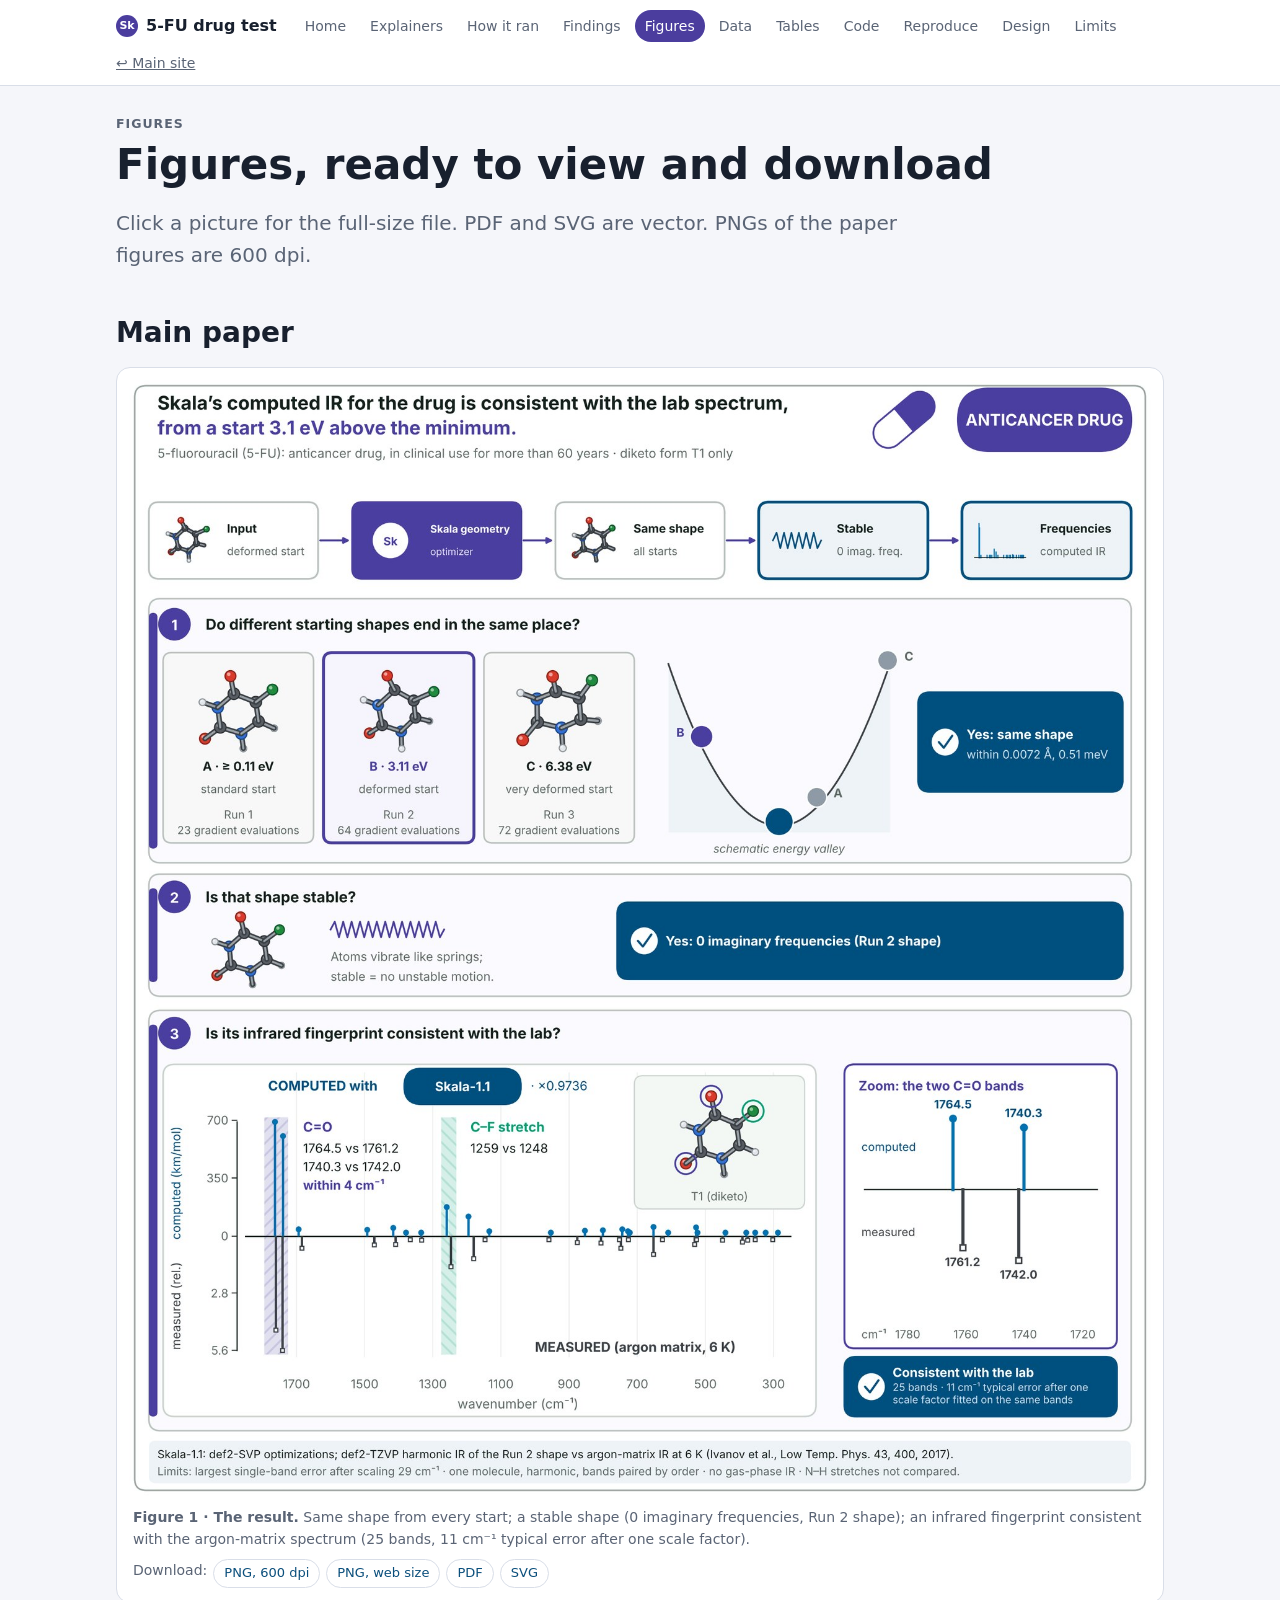
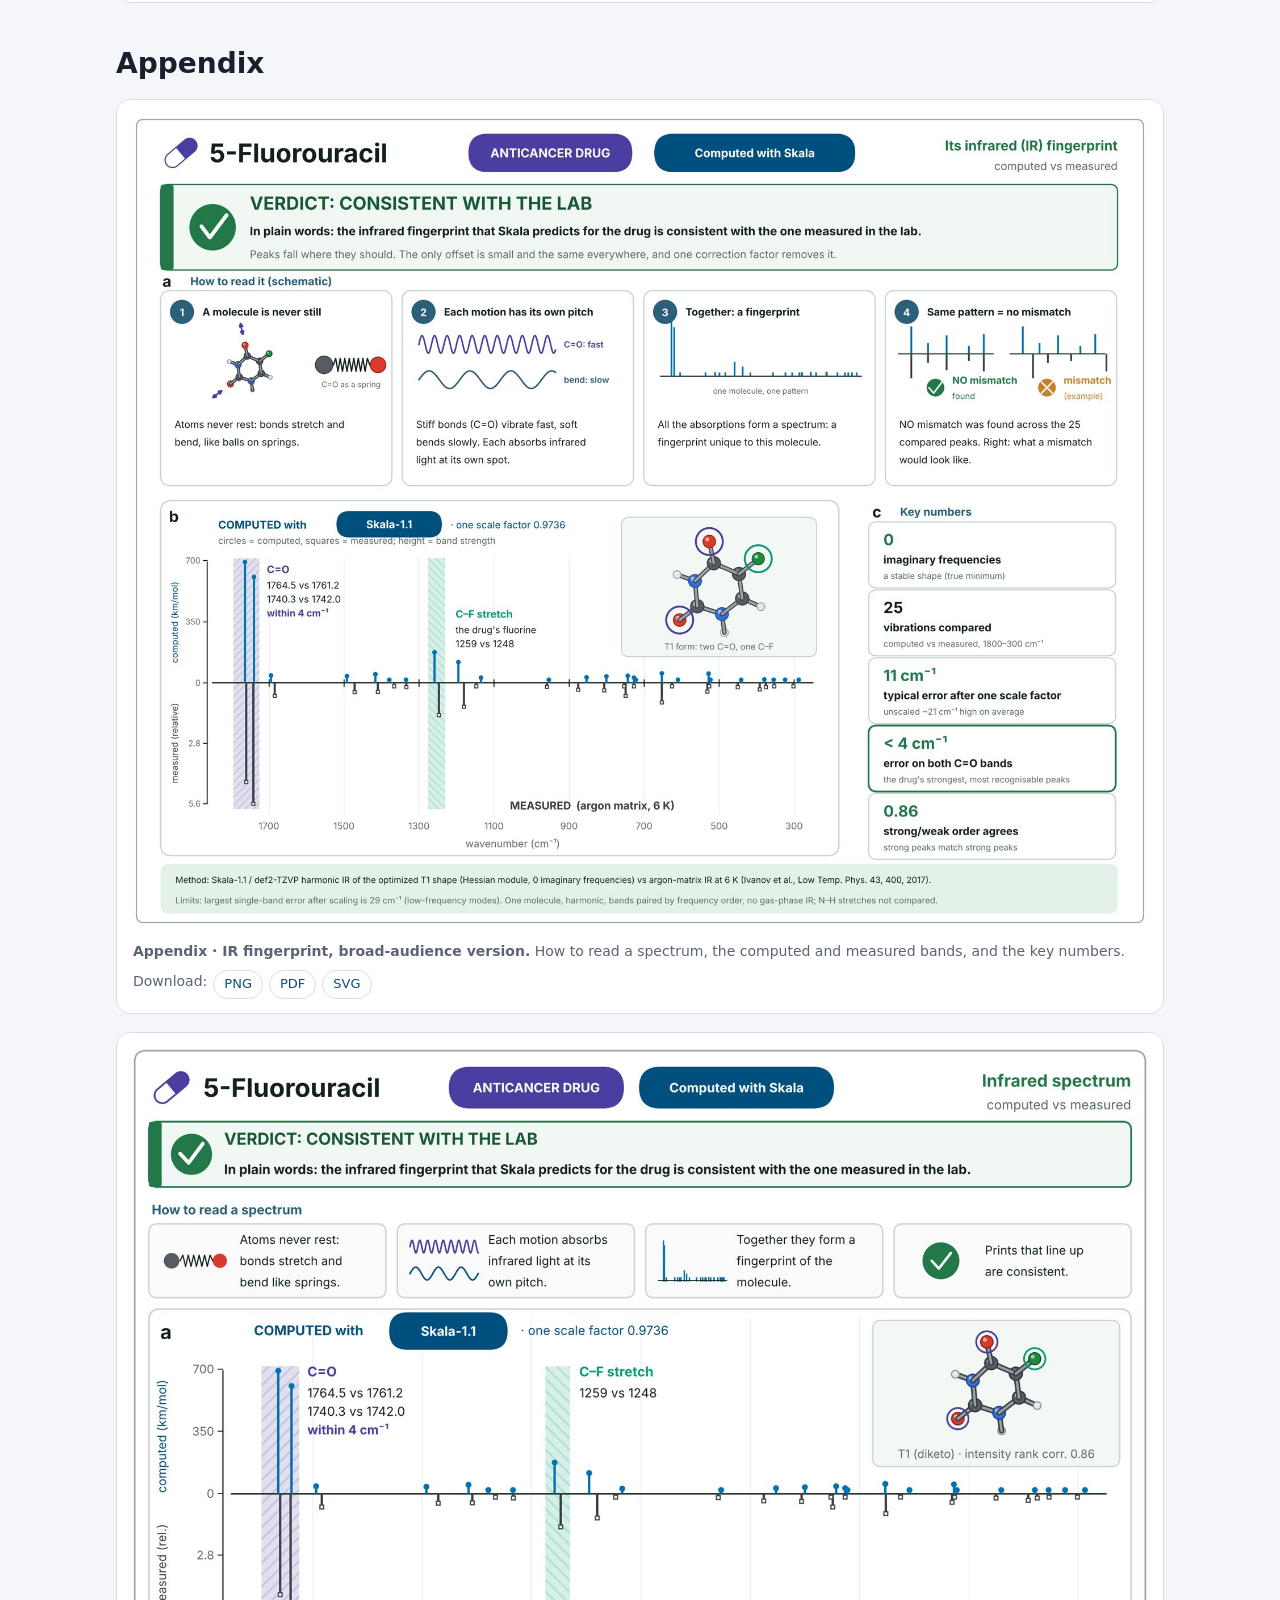
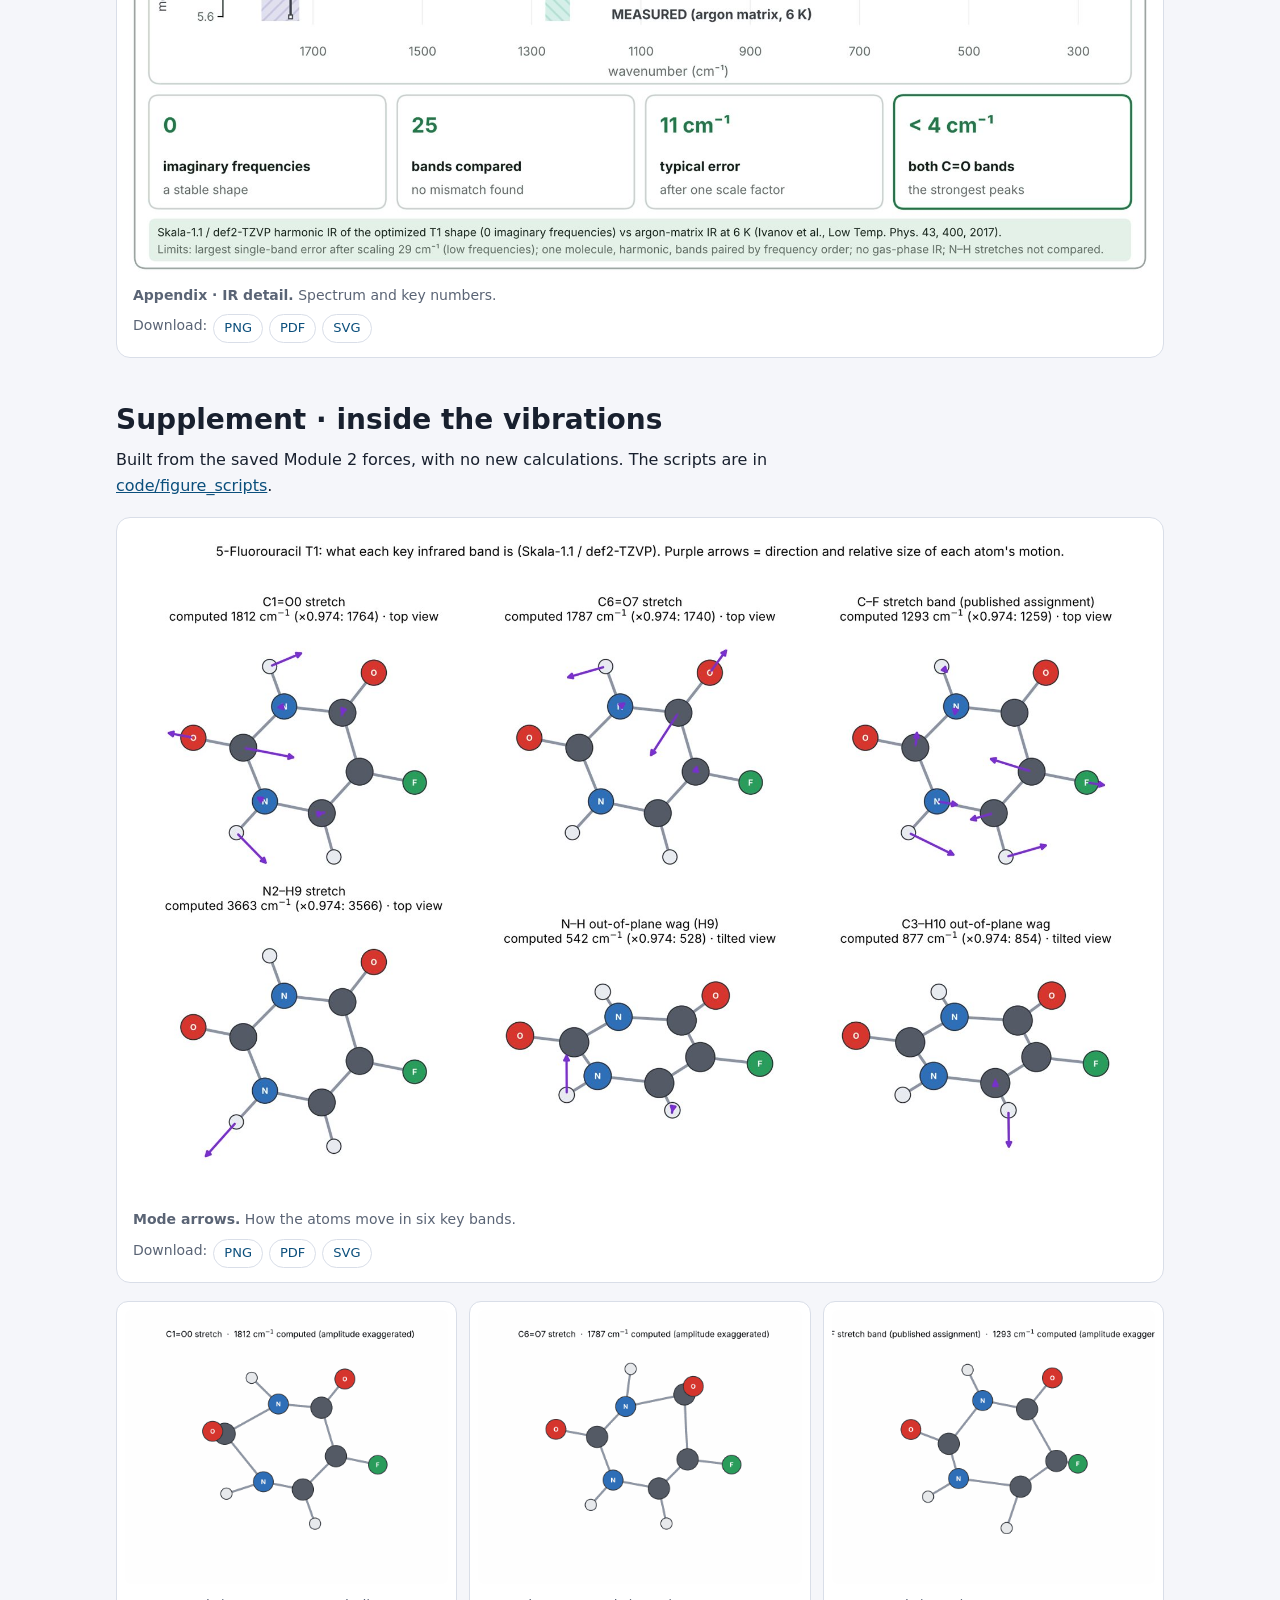
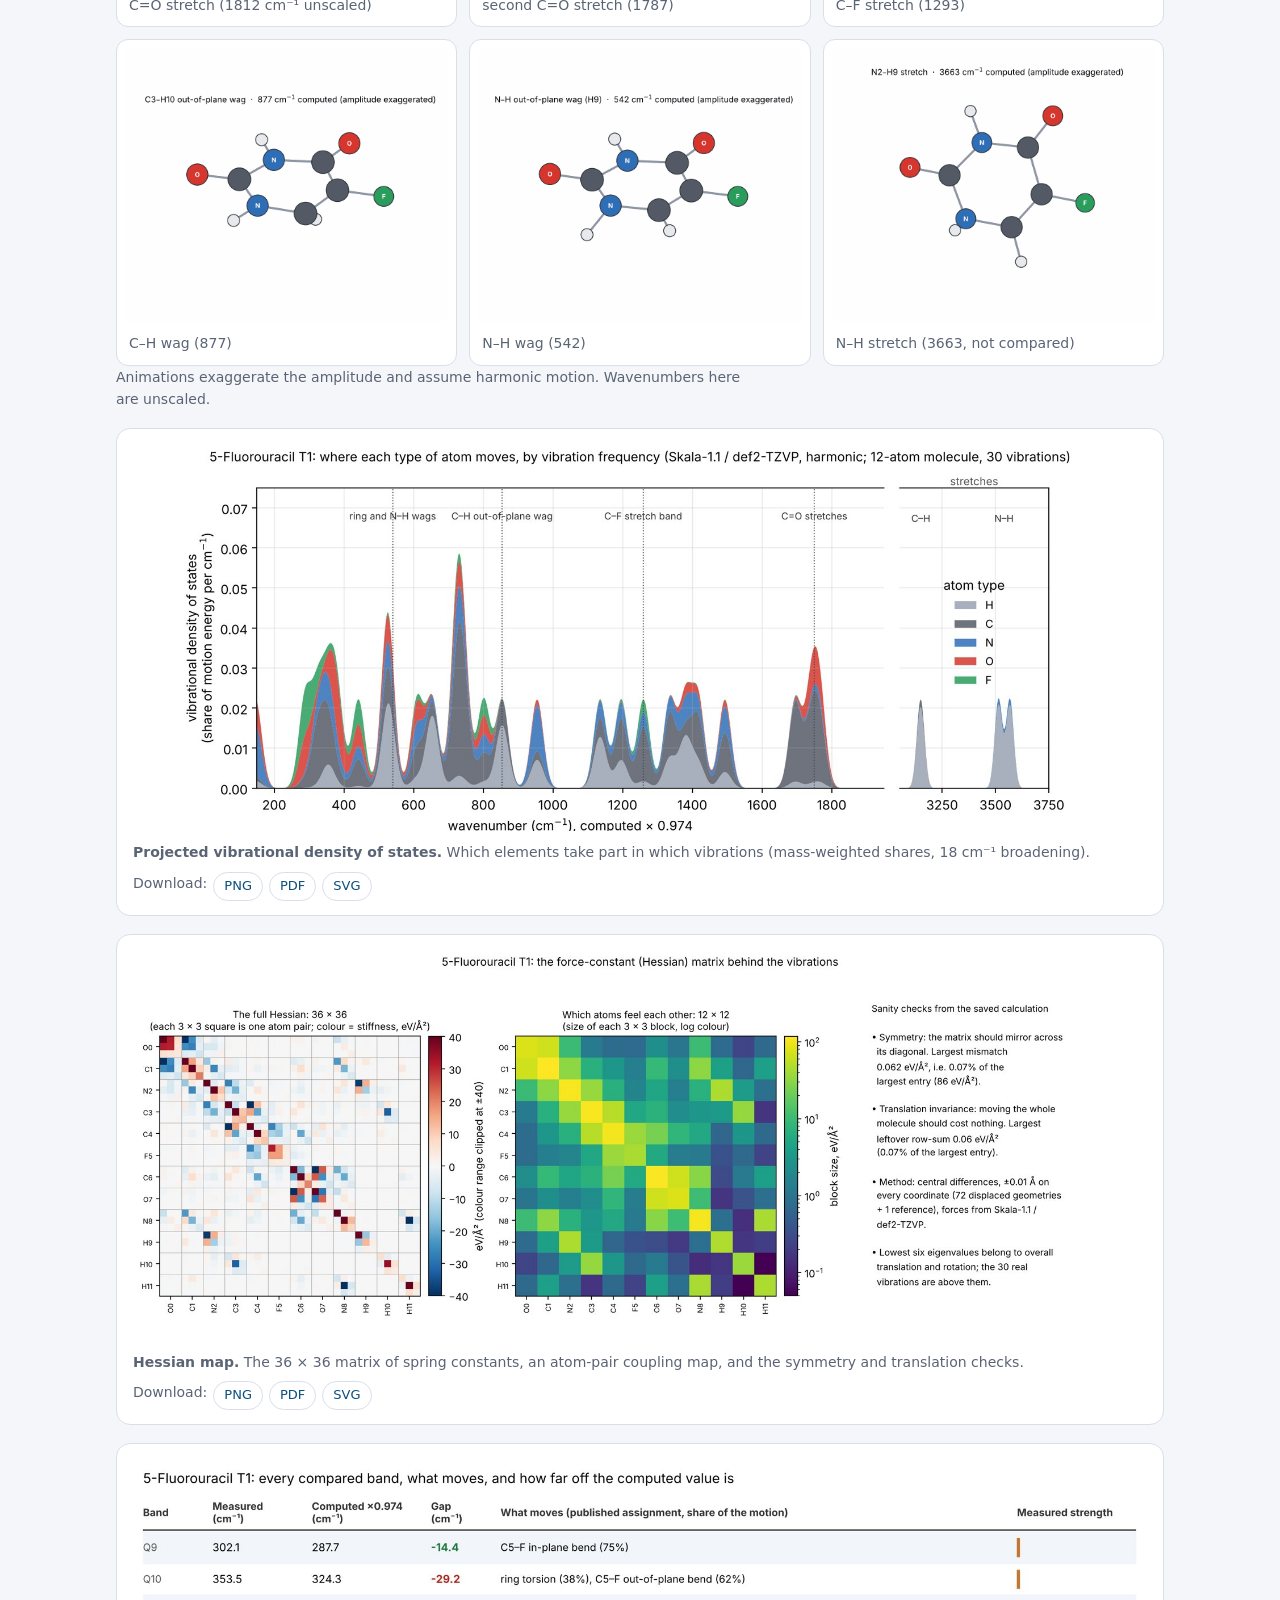
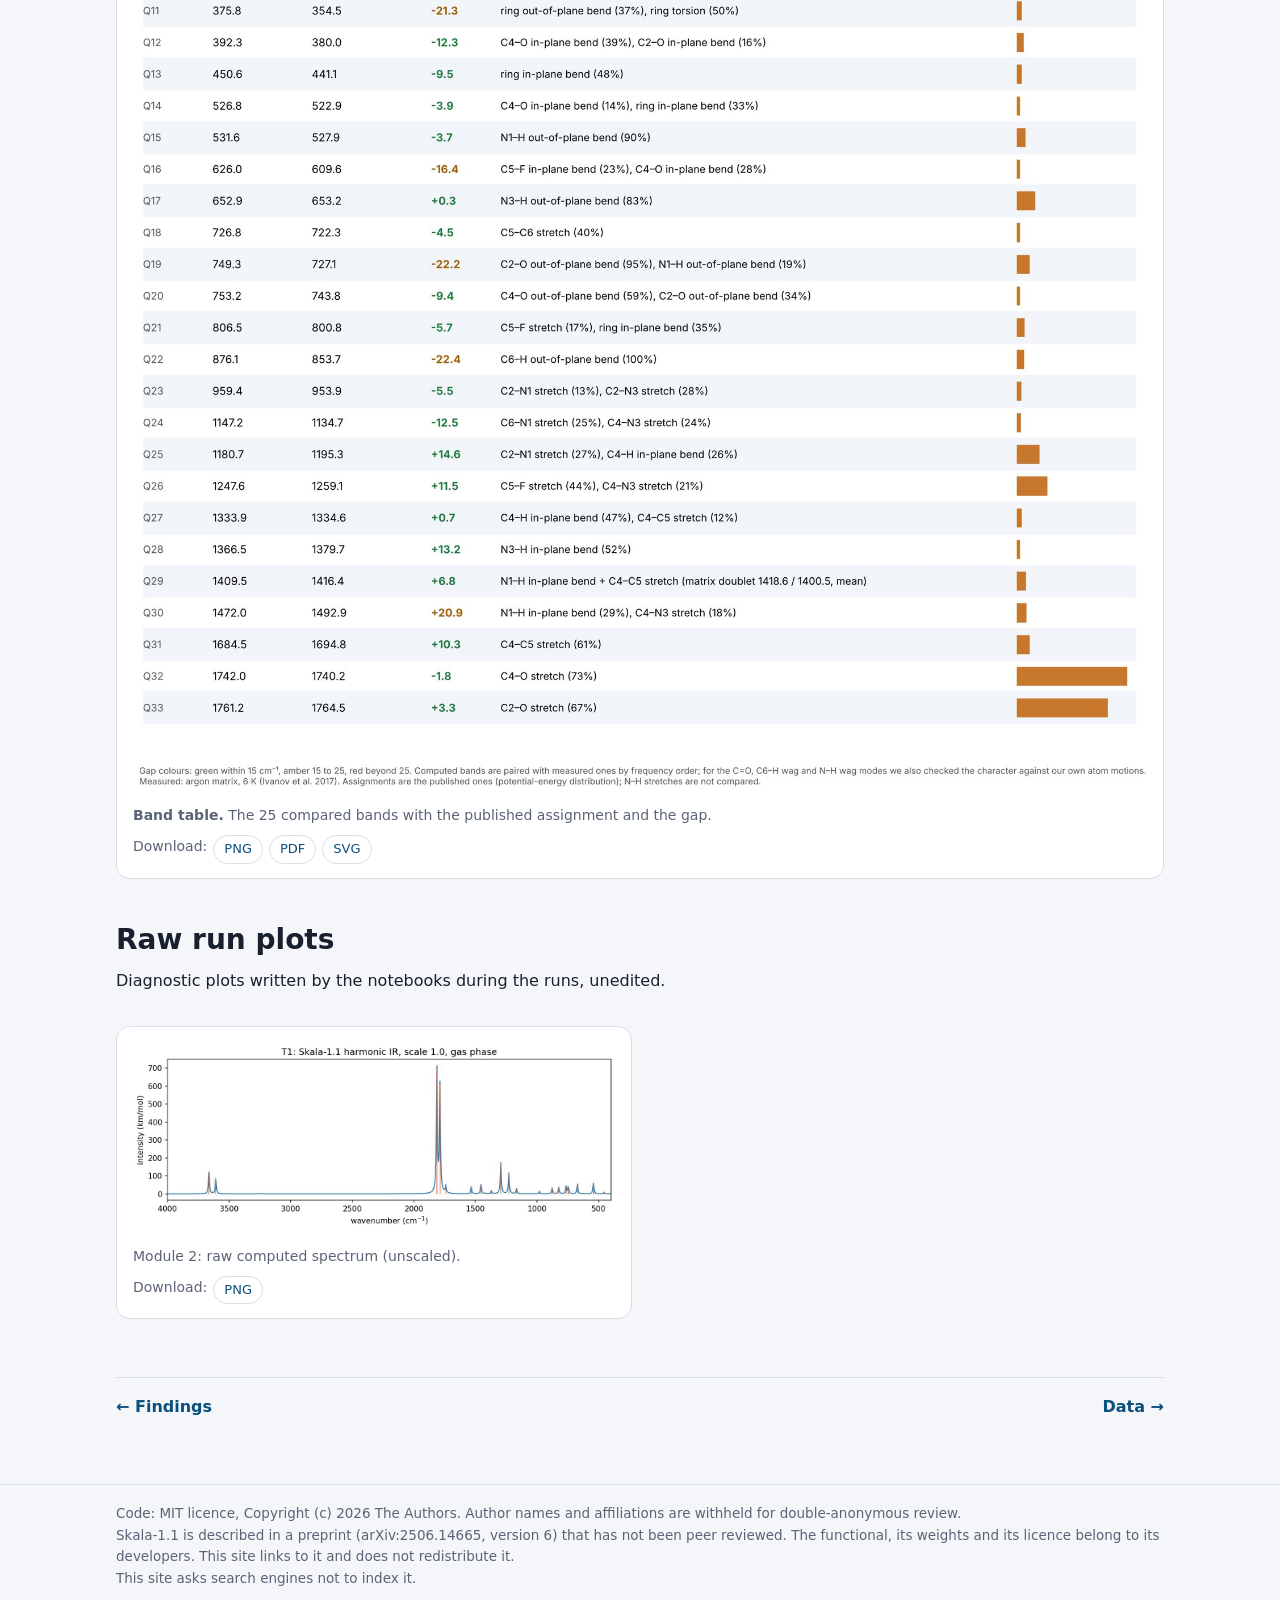
<file: drug-5fu/figures.html>
<!doctype html>
<html lang="en">
<head>
<meta charset="utf-8">
<meta name="viewport" content="width=device-width, initial-scale=1">
<meta name="robots" content="noindex, nofollow, noarchive, nosnippet, noimageindex">
<meta name="googlebot" content="noindex, nofollow">
<meta name="bingbot" content="noindex, nofollow">
<meta name="robots" content="noai, noimageai">
<meta name="referrer" content="no-referrer">
<title>Figures · 5-fluorouracil with Skala-1.1</title>
<meta name="description" content="All figures of the 5-fluorouracil test, with PNG, PDF and SVG downloads.">
<link rel="stylesheet" href="assets/css/site.css">
</head>
<body>
<a class="skip" href="#main">Skip to content</a>
<header class="top"><div class="in">
<a class="brand" href="index.html"><span class="dot">Sk</span>5-FU drug test</a>
<nav class="main" aria-label="Sections"><a href="index.html">Home</a><a href="explainers.html">Explainers</a><a href="workflow.html">How it ran</a><a href="findings.html">Findings</a><a href="figures.html" aria-current="page">Figures</a><a href="data.html">Data</a><a href="tables.html">Tables</a><a href="code.html">Code</a><a href="reproduce.html">Reproduce</a><a href="design.html">Design</a><a href="limits.html">Limits</a></nav>
<a class="small" href="../index.html" title="The main demonstration site (annulenes and the four modules)">↩ Main site</a>
</div></header>
<main id="main">

<div class="eyebrow">Figures</div>
<h1>Figures, ready to view and download</h1>
<p class="lead">Click a picture for the full-size file. PDF and SVG are vector. PNGs of the paper figures are 600 dpi.</p>

<h2 id="main">Main paper</h2>
<figure class="fig"><a href="figures/main/5fu_journey_D3_v2A_r3_design_hires_600dpi.png"><img src="assets/img/fig2_result.jpg" alt="Figure 1: three questions about 5-fluorouracil, each answered yes" loading="lazy"></a><figcaption><b>Figure 1 · The result.</b> Same shape from every start; a stable shape (0 imaginary frequencies, Run 2 shape); an infrared fingerprint consistent with the argon-matrix spectrum (25 bands, 11 cm⁻¹ typical error after one scale factor).<div class="dl">Download: <a href="figures/main/5fu_journey_D3_v2A_r3_design_hires_600dpi.png" download>PNG, 600 dpi</a><a href="figures/main/5fu_journey_D3_v2A_r3_design.png" download>PNG, web size</a><a href="figures/main/5fu_journey_D3_v2A_r3_design.pdf" download>PDF</a><a href="figures/main/5fu_journey_D3_v2A_r3_design.svg" download>SVG</a></div></figcaption></figure>

<h2 id="appendix">Appendix</h2>
<figure class="fig"><a href="figures/appendix/5fu_T1_IR_drugstory_pub_C.png"><img src="assets/img/appA_ir_broad.jpg" alt="Appendix figure: infrared fingerprint for a broad audience" loading="lazy"></a><figcaption><b>Appendix · IR fingerprint, broad-audience version.</b> How to read a spectrum, the computed and measured bands, and the key numbers.<div class="dl">Download: <a href="figures/appendix/5fu_T1_IR_drugstory_pub_C.png" download>PNG</a><a href="figures/appendix/5fu_T1_IR_drugstory_pub_C.pdf" download>PDF</a><a href="figures/appendix/5fu_T1_IR_drugstory_pub_C.svg" download>SVG</a></div></figcaption></figure>
<figure class="fig"><a href="figures/appendix/5fu_T1_IR_drugstory_pub_C2_v2.png"><img src="assets/img/appB_ir_detail.jpg" alt="Appendix figure: infrared detail" loading="lazy"></a><figcaption><b>Appendix · IR detail.</b> Spectrum and key numbers.<div class="dl">Download: <a href="figures/appendix/5fu_T1_IR_drugstory_pub_C2_v2.png" download>PNG</a><a href="figures/appendix/5fu_T1_IR_drugstory_pub_C2_v2.pdf" download>PDF</a><a href="figures/appendix/5fu_T1_IR_drugstory_pub_C2_v2.svg" download>SVG</a></div></figcaption></figure>

<h2 id="supplement">Supplement · inside the vibrations</h2>
<p>Built from the saved Module 2 forces, with no new calculations. The scripts are in <a href="code.html#figure-scripts">code/figure_scripts</a>.</p>
<figure class="fig"><a href="figures/supplement/5fu_T1_mode_arrows.png"><img src="assets/img/s1_mode_arrows.jpg" alt="Displacement arrows for six key vibrations" loading="lazy"></a><figcaption><b>Mode arrows.</b> How the atoms move in six key bands.<div class="dl">Download: <a href="figures/supplement/5fu_T1_mode_arrows.png" download>PNG</a><a href="figures/supplement/5fu_T1_mode_arrows.pdf" download>PDF</a><a href="figures/supplement/5fu_T1_mode_arrows.svg" download>SVG</a></div></figcaption></figure>
<div class="gifrow">
<figure><img src="figures/supplement/animations/5fu_T1_mode_CO_C1O0_1812.gif" alt="C=O stretch animation" loading="lazy"><figcaption>C=O stretch (1812 cm⁻¹ unscaled)</figcaption></figure>
<figure><img src="figures/supplement/animations/5fu_T1_mode_CO_C6O7_1787.gif" alt="second C=O stretch animation" loading="lazy"><figcaption>second C=O stretch (1787)</figcaption></figure>
<figure><img src="figures/supplement/animations/5fu_T1_mode_CF_1293.gif" alt="C-F stretch animation" loading="lazy"><figcaption>C–F stretch (1293)</figcaption></figure>
<figure><img src="figures/supplement/animations/5fu_T1_mode_CH_wag_877.gif" alt="C-H wag animation" loading="lazy"><figcaption>C–H wag (877)</figcaption></figure>
<figure><img src="figures/supplement/animations/5fu_T1_mode_NH_wag_542.gif" alt="N-H wag animation" loading="lazy"><figcaption>N–H wag (542)</figcaption></figure>
<figure><img src="figures/supplement/animations/5fu_T1_mode_NH_N2H9_3663.gif" alt="N-H stretch animation" loading="lazy"><figcaption>N–H stretch (3663, not compared)</figcaption></figure>
</div>
<p class="small">Animations exaggerate the amplitude and assume harmonic motion. Wavenumbers here are unscaled.</p>
<figure class="fig"><a href="figures/supplement/5fu_T1_projected_vDOS.png"><img src="assets/img/s2_vdos.jpg" alt="Element-projected vibrational density of states" loading="lazy"></a><figcaption><b>Projected vibrational density of states.</b> Which elements take part in which vibrations (mass-weighted shares, 18 cm⁻¹ broadening).<div class="dl">Download: <a href="figures/supplement/5fu_T1_projected_vDOS.png" download>PNG</a><a href="figures/supplement/5fu_T1_projected_vDOS.pdf" download>PDF</a><a href="figures/supplement/5fu_T1_projected_vDOS.svg" download>SVG</a></div></figcaption></figure>
<figure class="fig"><a href="figures/supplement/5fu_T1_hessian_map.png"><img src="assets/img/s3_hessian_map.jpg" alt="Hessian map and numerical checks" loading="lazy"></a><figcaption><b>Hessian map.</b> The 36 × 36 matrix of spring constants, an atom-pair coupling map, and the symmetry and translation checks.<div class="dl">Download: <a href="figures/supplement/5fu_T1_hessian_map.png" download>PNG</a><a href="figures/supplement/5fu_T1_hessian_map.pdf" download>PDF</a><a href="figures/supplement/5fu_T1_hessian_map.svg" download>SVG</a></div></figcaption></figure>
<figure class="fig"><a href="figures/supplement/5fu_T1_band_assignment_table.png"><img src="assets/img/s4_band_table.jpg" alt="Band assignment table" loading="lazy"></a><figcaption><b>Band table.</b> The 25 compared bands with the published assignment and the gap.<div class="dl">Download: <a href="figures/supplement/5fu_T1_band_assignment_table.png" download>PNG</a><a href="figures/supplement/5fu_T1_band_assignment_table.pdf" download>PDF</a><a href="figures/supplement/5fu_T1_band_assignment_table.svg" download>SVG</a></div></figcaption></figure>

<h2 id="raw">Raw run plots</h2>
<p>Diagnostic plots written by the notebooks during the runs, unedited.</p>
<div class="grid g2">
<figure class="fig"><a href="data/module2_T1/ir_T1.png"><img src="assets/img/m2_ir_raw.jpg" alt="Module 2 raw infrared plot" loading="lazy"></a><figcaption>Module 2: raw computed spectrum (unscaled).<div class="dl">Download: <a href="data/module2_T1/ir_T1.png" download>PNG</a></div></figcaption></figure>
</div>

<div class="next"><a href="findings.html">← Findings</a><a href="data.html">Data →</a></div>
</main>
<footer><div class="in">
Code: MIT licence, Copyright (c) 2026 The Authors. Author names and affiliations are withheld for double-anonymous review.<br>
Skala-1.1 is described in a preprint (arXiv:2506.14665, version 6) that has not been peer reviewed. The functional, its weights and its licence belong to its developers. This site links to it and does not redistribute it.<br>
This site asks search engines not to index it.
</div></footer>
</body>
</html>
</file>
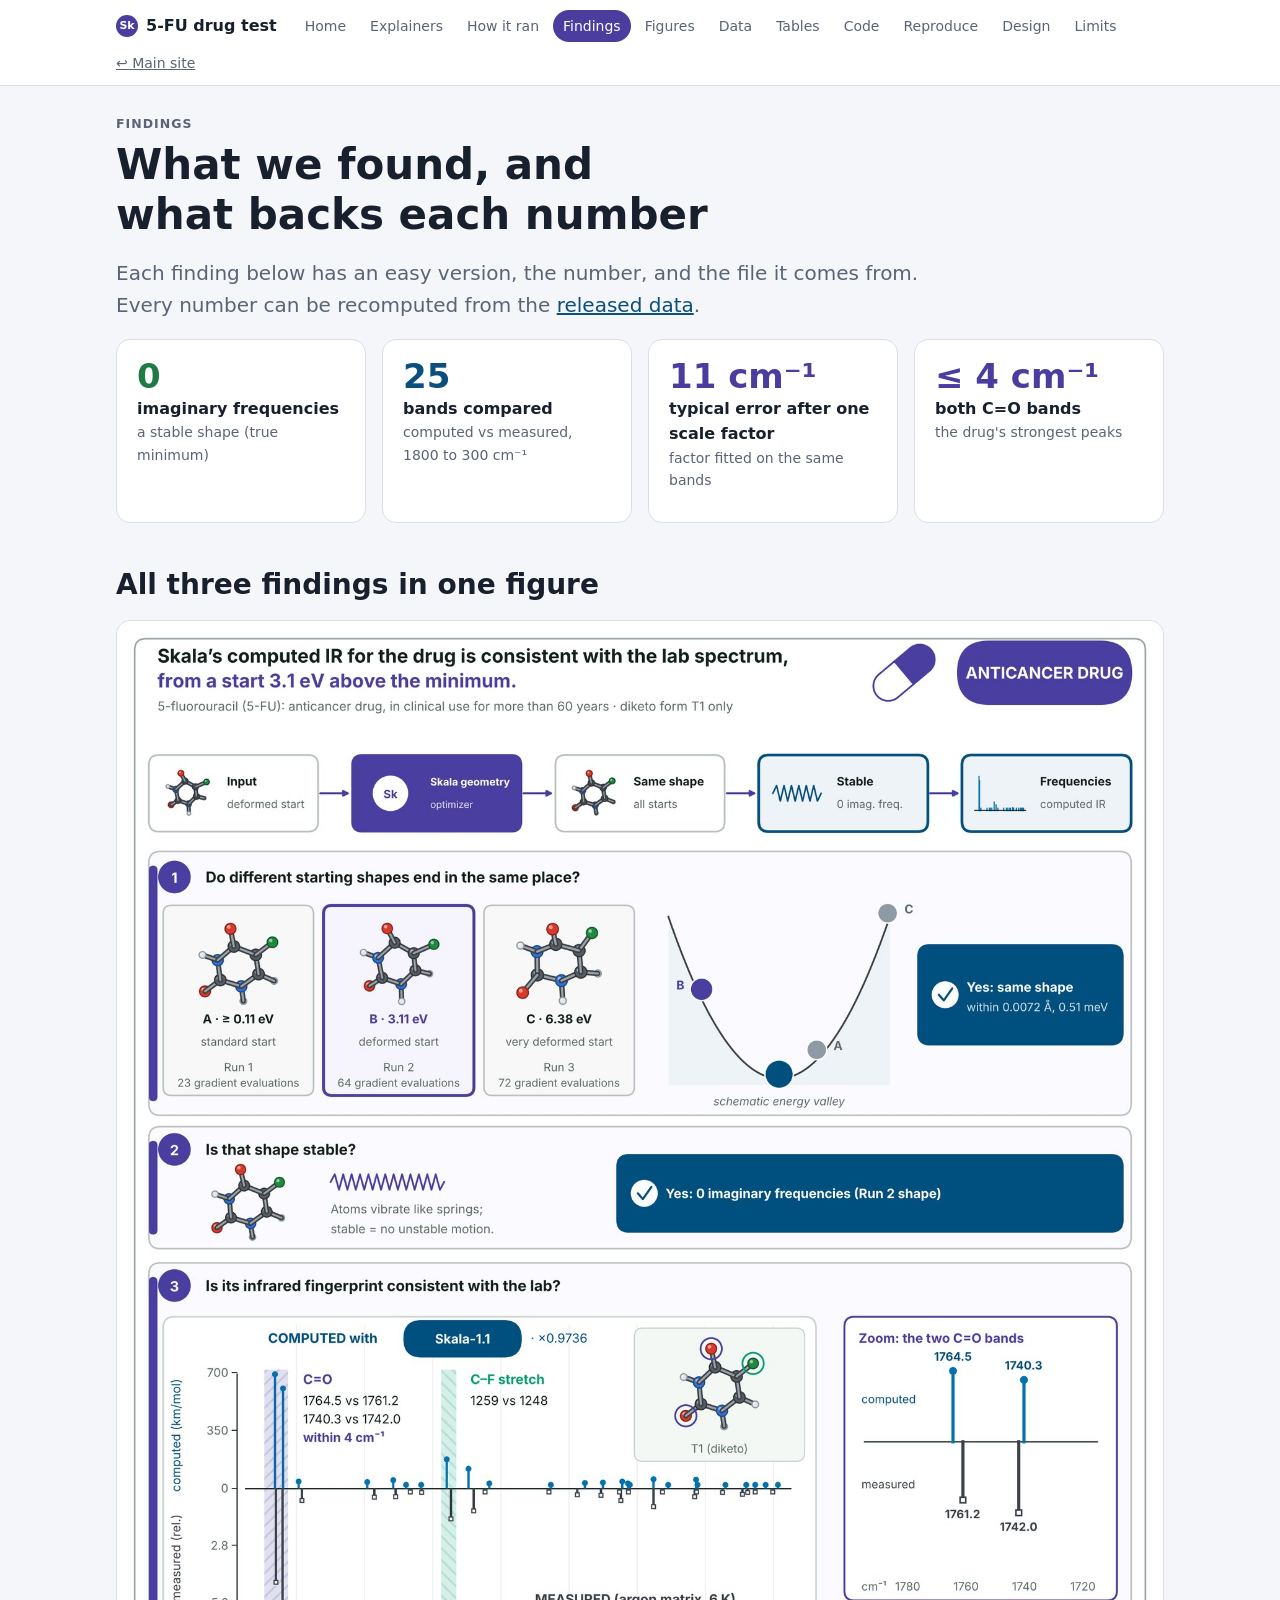
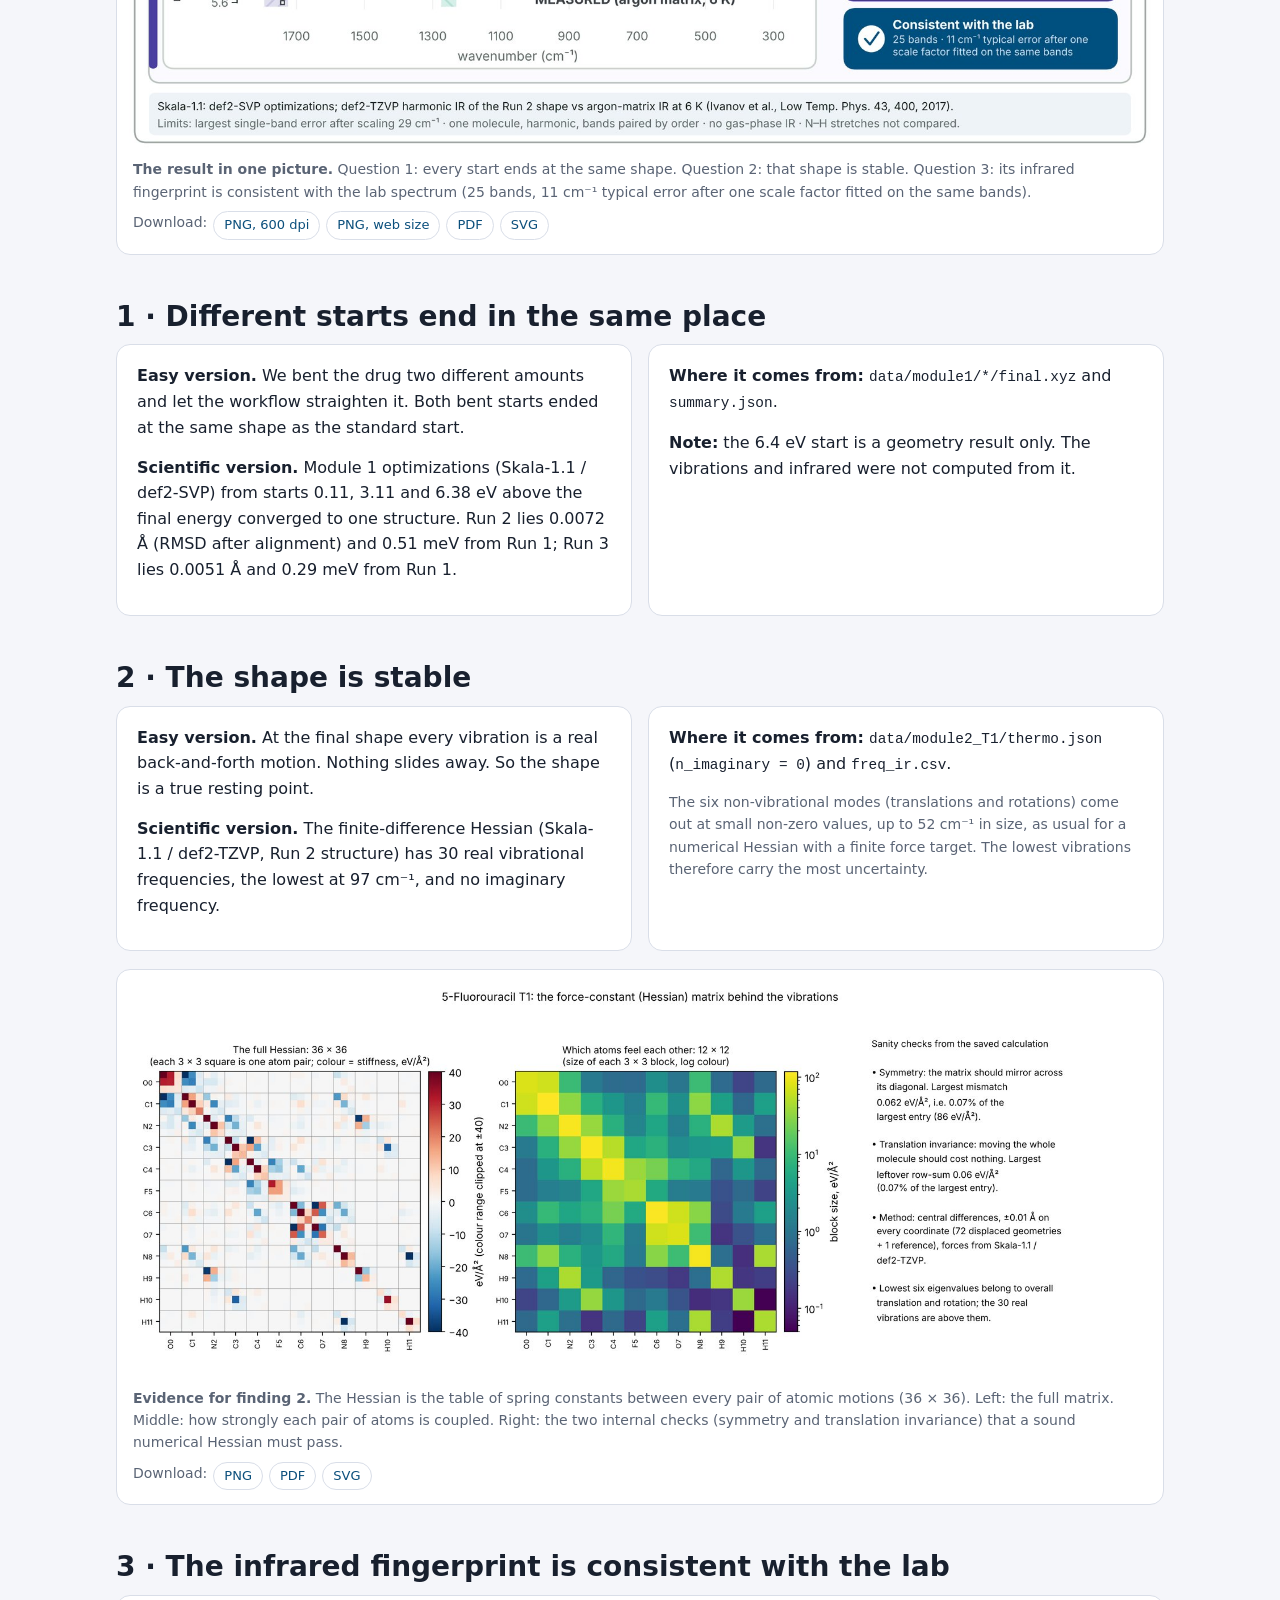
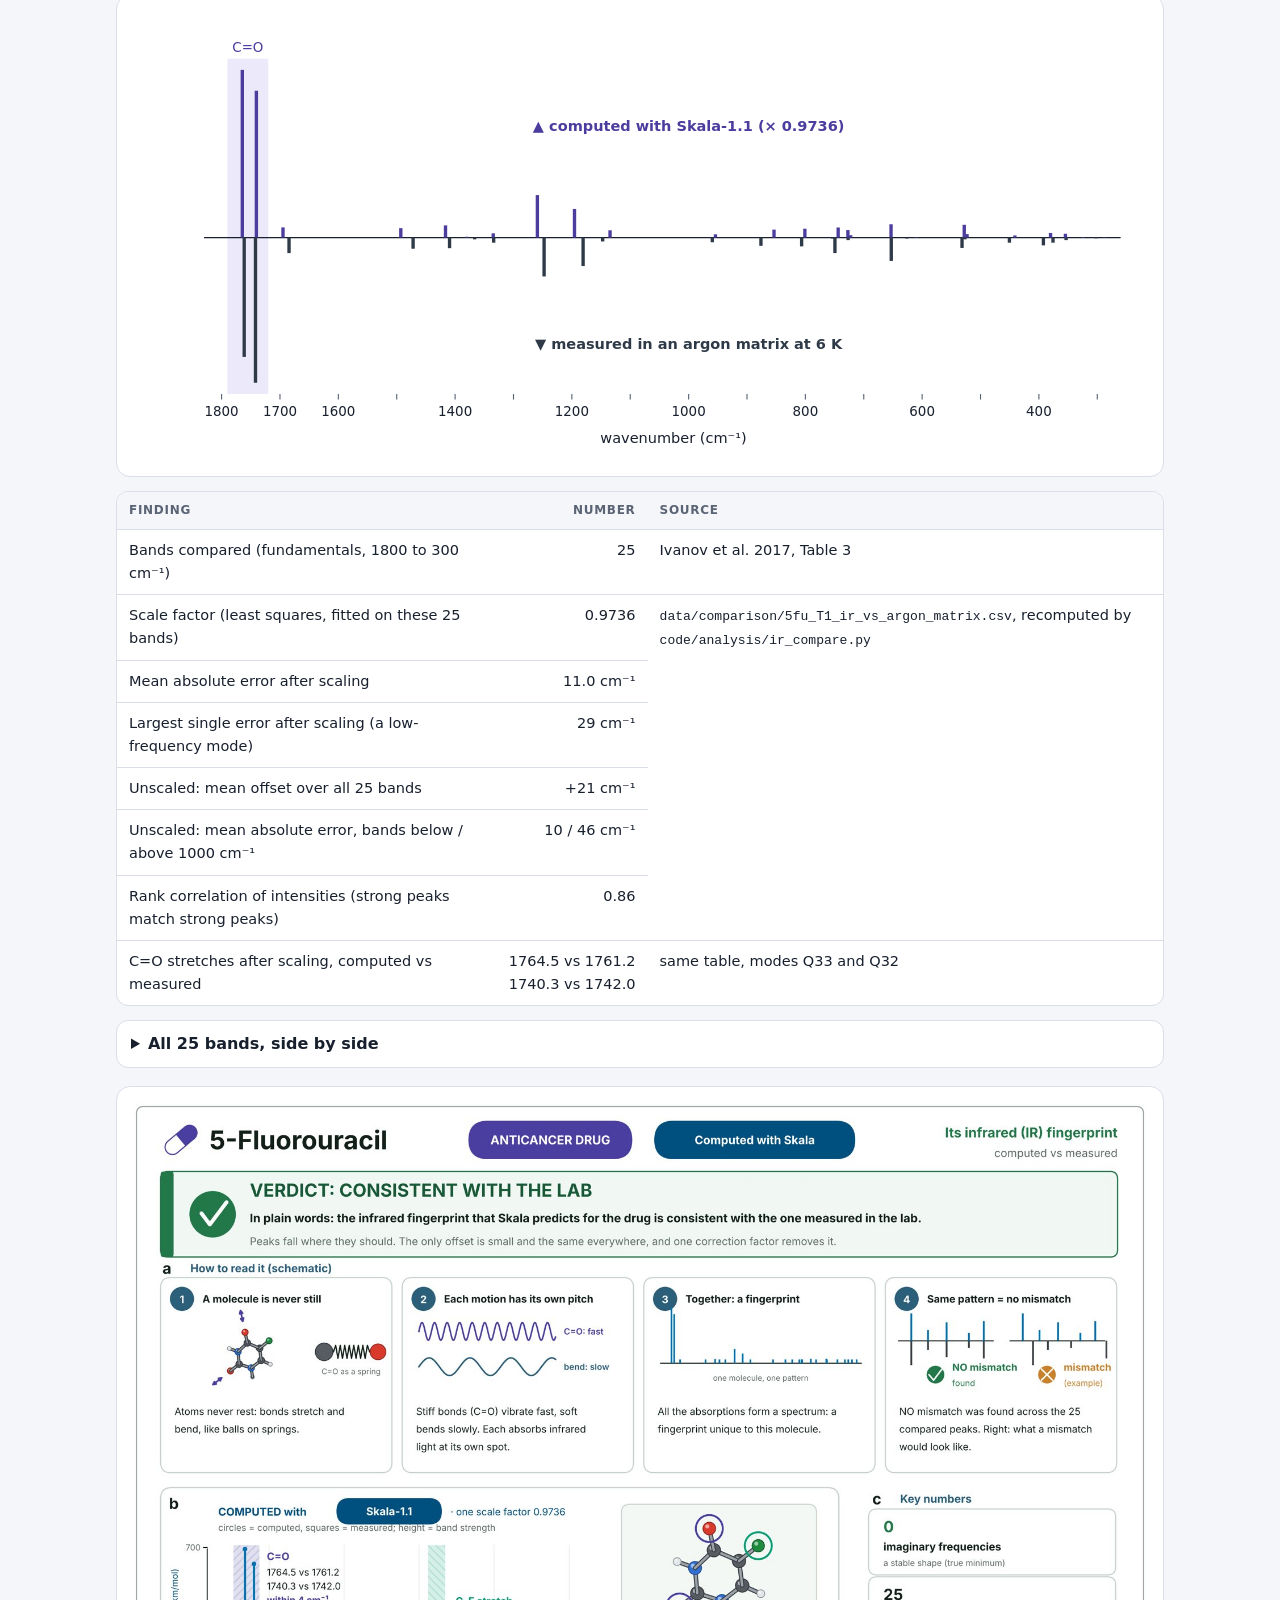
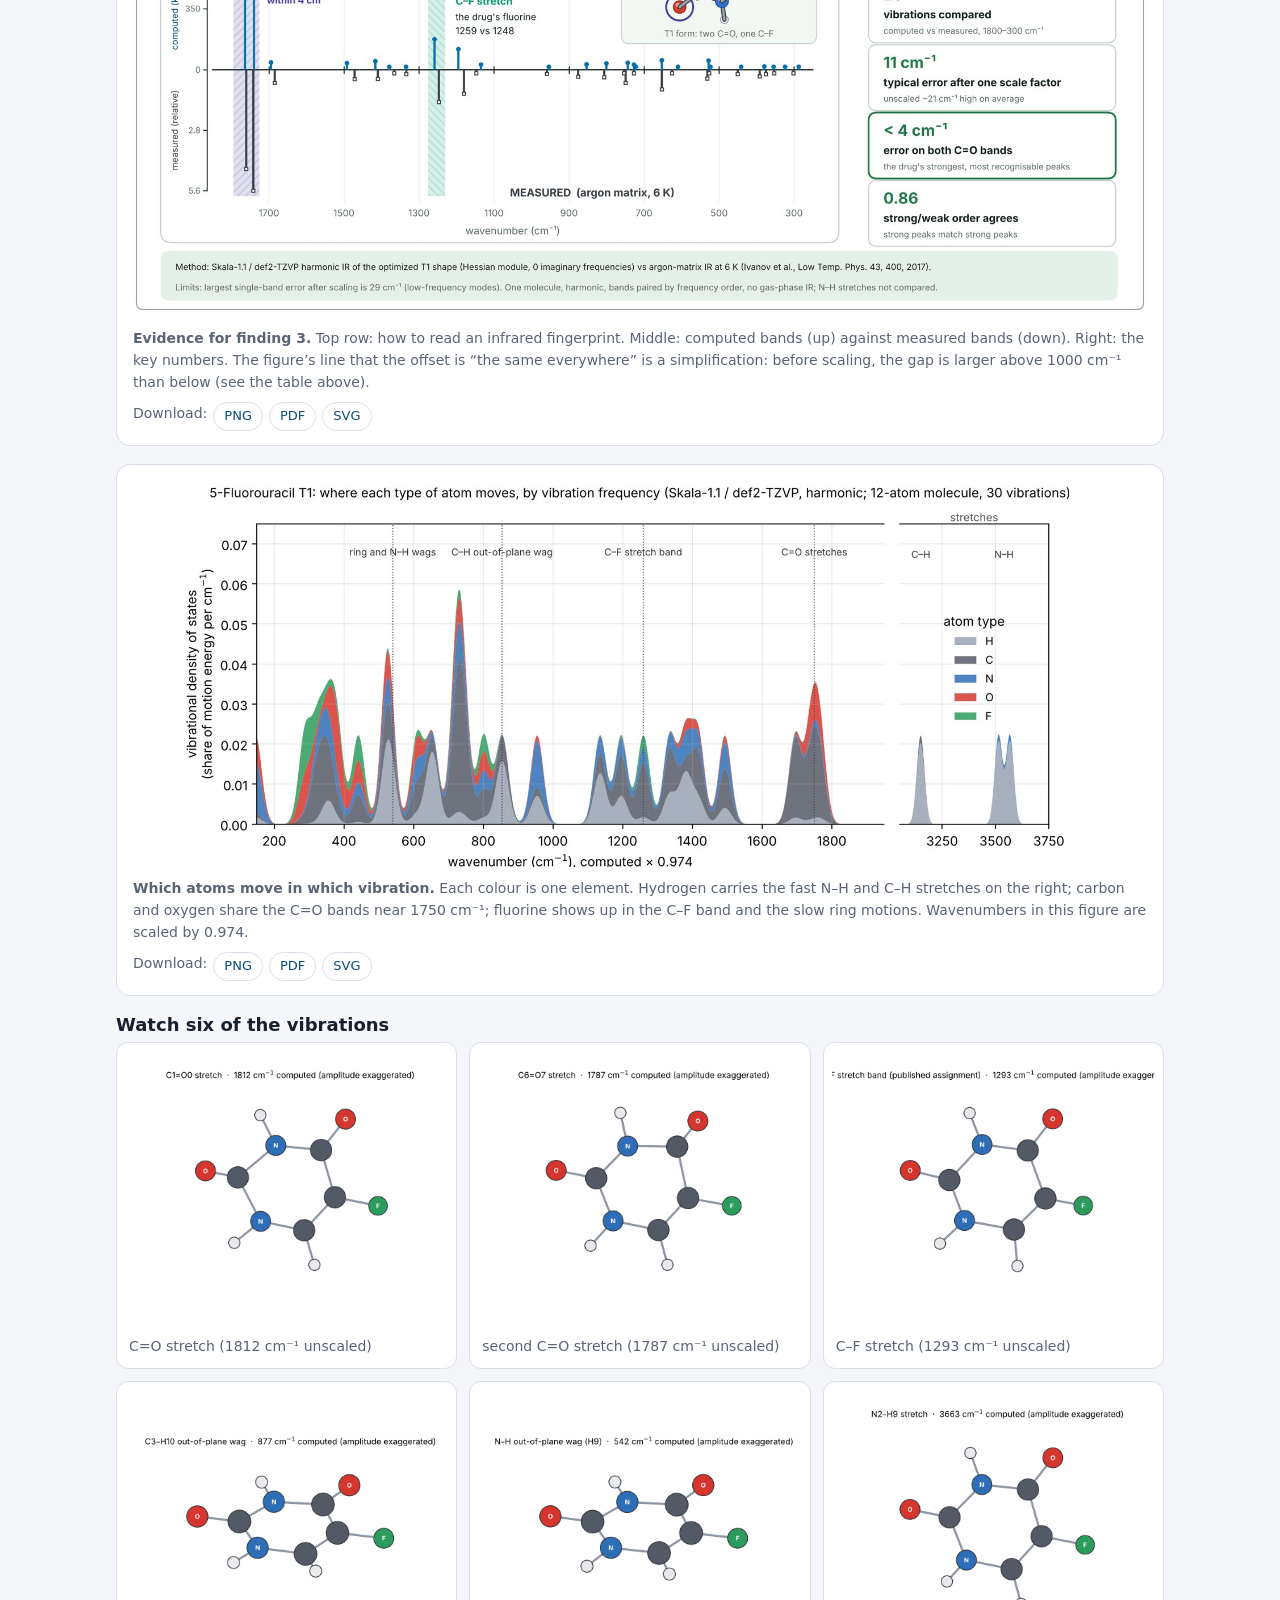
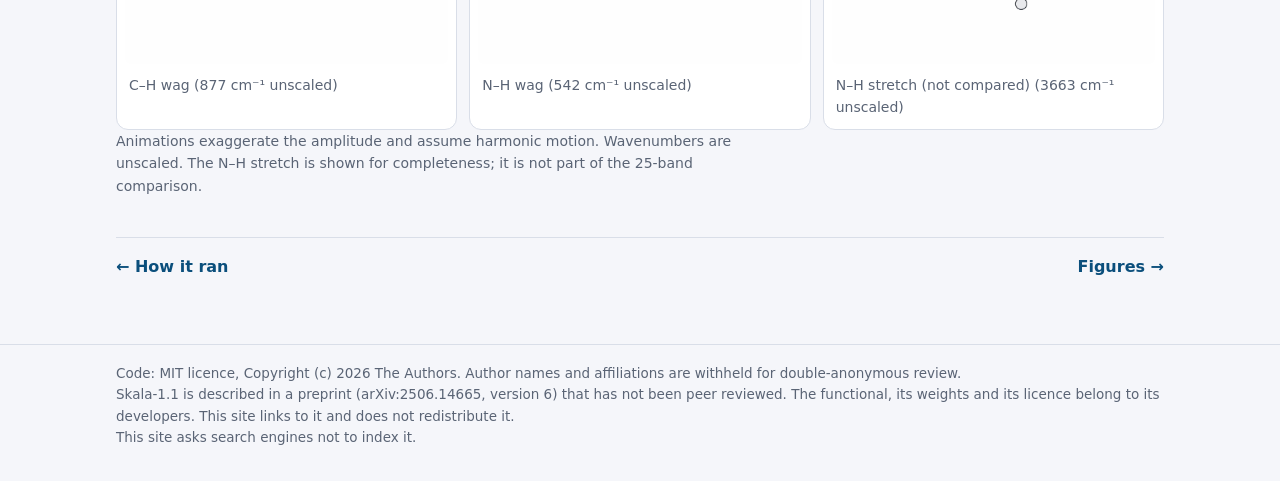
<file: drug-5fu/findings.html>
<!doctype html>
<html lang="en">
<head>
<meta charset="utf-8">
<meta name="viewport" content="width=device-width, initial-scale=1">
<meta name="robots" content="noindex, nofollow, noarchive, nosnippet, noimageindex">
<meta name="googlebot" content="noindex, nofollow">
<meta name="bingbot" content="noindex, nofollow">
<meta name="robots" content="noai, noimageai">
<meta name="referrer" content="no-referrer">
<title>Findings · 5-fluorouracil with Skala-1.1</title>
<meta name="description" content="The findings of the 5-fluorouracil test, each with its number and its source file.">
<link rel="stylesheet" href="assets/css/site.css">
</head>
<body>
<a class="skip" href="#main">Skip to content</a>
<header class="top"><div class="in">
<a class="brand" href="index.html"><span class="dot">Sk</span>5-FU drug test</a>
<nav class="main" aria-label="Sections"><a href="index.html">Home</a><a href="explainers.html">Explainers</a><a href="workflow.html">How it ran</a><a href="findings.html" aria-current="page">Findings</a><a href="figures.html">Figures</a><a href="data.html">Data</a><a href="tables.html">Tables</a><a href="code.html">Code</a><a href="reproduce.html">Reproduce</a><a href="design.html">Design</a><a href="limits.html">Limits</a></nav>
<a class="small" href="../index.html" title="The main demonstration site (annulenes and the four modules)">↩ Main site</a>
</div></header>
<main id="main">

<div class="eyebrow">Findings</div>
<h1>What we found, and what backs each number</h1>
<p class="lead">Each finding below has an easy version, the number, and the file it comes from. Every number can be recomputed from the <a href="data.html">released data</a>.</p>

<div class="grid g4">
<div class="card"><div class="num">0</div><b>imaginary frequencies</b><p class="small">a stable shape (true minimum)</p></div>
<div class="card"><div class="num nv">25</div><b>bands compared</b><p class="small">computed vs measured, 1800 to 300 cm⁻¹</p></div>
<div class="card"><div class="num sk">11 cm⁻¹</div><b>typical error after one scale factor</b><p class="small">factor fitted on the same bands</p></div>
<div class="card"><div class="num sk">≤ 4 cm⁻¹</div><b>both C=O bands</b><p class="small">the drug's strongest peaks</p></div>
</div>

<h2 id="one-figure">All three findings in one figure</h2>
<figure class="fig"><a href="figures/main/5fu_journey_D3_v2A_r3_design_hires_600dpi.png"><img src="assets/img/fig2_result.jpg" alt="Three questions about 5-fluorouracil, each answered yes" loading="lazy"></a><figcaption><b>The result in one picture.</b> Question 1: every start ends at the same shape. Question 2: that shape is stable. Question 3: its infrared fingerprint is consistent with the lab spectrum (25 bands, 11 cm⁻¹ typical error after one scale factor fitted on the same bands).<div class="dl">Download: <a href="figures/main/5fu_journey_D3_v2A_r3_design_hires_600dpi.png" download>PNG, 600 dpi</a><a href="figures/main/5fu_journey_D3_v2A_r3_design.png" download>PNG, web size</a><a href="figures/main/5fu_journey_D3_v2A_r3_design.pdf" download>PDF</a><a href="figures/main/5fu_journey_D3_v2A_r3_design.svg" download>SVG</a></div></figcaption></figure>

<h2 id="same-shape">1 · Different starts end in the same place</h2>
<div class="grid g2"><div class="card"><p><b>Easy version.</b> We bent the drug two different amounts and let the workflow straighten it. Both bent starts ended at the same shape as the standard start.</p>
<p><b>Scientific version.</b> Module 1 optimizations (Skala-1.1 / def2-SVP) from starts 0.11, 3.11 and 6.38 eV above the final energy converged to one structure. Run 2 lies 0.0072 Å (RMSD after alignment) and 0.51 meV from Run 1; Run 3 lies 0.0051 Å and 0.29 meV from Run 1.</p></div>
<div class="card"><p><b>Where it comes from:</b> <code>data/module1/*/final.xyz</code> and <code>summary.json</code>.</p><p><b>Note:</b> the 6.4 eV start is a geometry result only. The vibrations and infrared were not computed from it.</p></div></div>

<h2 id="stable">2 · The shape is stable</h2>
<div class="grid g2"><div class="card"><p><b>Easy version.</b> At the final shape every vibration is a real back-and-forth motion. Nothing slides away. So the shape is a true resting point.</p>
<p><b>Scientific version.</b> The finite-difference Hessian (Skala-1.1 / def2-TZVP, Run 2 structure) has 30 real vibrational frequencies, the lowest at 97 cm⁻¹, and no imaginary frequency.</p></div>
<div class="card"><p><b>Where it comes from:</b> <code>data/module2_T1/thermo.json</code> (<code>n_imaginary = 0</code>) and <code>freq_ir.csv</code>.</p><p class="small">The six non-vibrational modes (translations and rotations) come out at small non-zero values, up to 52 cm⁻¹ in size, as usual for a numerical Hessian with a finite force target. The lowest vibrations therefore carry the most uncertainty.</p></div></div>

<figure class="fig"><a href="figures/supplement/5fu_T1_hessian_map.png"><img src="assets/img/s3_hessian_map.jpg" alt="Hessian map of 5-fluorouracil with symmetry and translation checks" loading="lazy"></a><figcaption><b>Evidence for finding 2.</b> The Hessian is the table of spring constants between every pair of atomic motions (36 × 36). Left: the full matrix. Middle: how strongly each pair of atoms is coupled. Right: the two internal checks (symmetry and translation invariance) that a sound numerical Hessian must pass.<div class="dl">Download: <a href="figures/supplement/5fu_T1_hessian_map.png" download>PNG</a><a href="figures/supplement/5fu_T1_hessian_map.pdf" download>PDF</a><a href="figures/supplement/5fu_T1_hessian_map.svg" download>SVG</a></div></figcaption></figure>

<h2 id="fingerprint">3 · The infrared fingerprint is consistent with the lab</h2>
<div class="card ex"><svg viewBox="0 0 900 390" role="img" aria-label="Mirror plot: computed infrared bands of 5-fluorouracil above the axis, measured argon-matrix bands below">
<rect x="80.89171974522293" y="40" width="36.560509554140125" height="300" fill="var(--skala-soft)"/>
<text x="99.171974522293" y="34" font-size="12" text-anchor="middle" style="fill:var(--skala)">C=O</text>
<line x1="75.6687898089172" x2="75.6687898089172" y1="340" y2="345" stroke="var(--muted)"/>
<text x="75.6687898089172" y="360" font-size="12" text-anchor="middle">1800</text>
<line x1="127.89808917197452" x2="127.89808917197452" y1="340" y2="345" stroke="var(--muted)"/>
<text x="127.89808917197452" y="360" font-size="12" text-anchor="middle">1700</text>
<line x1="180.12738853503186" x2="180.12738853503186" y1="340" y2="345" stroke="var(--muted)"/>
<text x="180.12738853503186" y="360" font-size="12" text-anchor="middle">1600</text>
<line x1="232.35668789808918" x2="232.35668789808918" y1="340" y2="345" stroke="var(--muted)"/>
<line x1="284.5859872611465" x2="284.5859872611465" y1="340" y2="345" stroke="var(--muted)"/>
<text x="284.5859872611465" y="360" font-size="12" text-anchor="middle">1400</text>
<line x1="336.8152866242038" x2="336.8152866242038" y1="340" y2="345" stroke="var(--muted)"/>
<line x1="389.04458598726114" x2="389.04458598726114" y1="340" y2="345" stroke="var(--muted)"/>
<text x="389.04458598726114" y="360" font-size="12" text-anchor="middle">1200</text>
<line x1="441.2738853503185" x2="441.2738853503185" y1="340" y2="345" stroke="var(--muted)"/>
<line x1="493.5031847133758" x2="493.5031847133758" y1="340" y2="345" stroke="var(--muted)"/>
<text x="493.5031847133758" y="360" font-size="12" text-anchor="middle">1000</text>
<line x1="545.7324840764331" x2="545.7324840764331" y1="340" y2="345" stroke="var(--muted)"/>
<line x1="597.9617834394904" x2="597.9617834394904" y1="340" y2="345" stroke="var(--muted)"/>
<text x="597.9617834394904" y="360" font-size="12" text-anchor="middle">800</text>
<line x1="650.1910828025477" x2="650.1910828025477" y1="340" y2="345" stroke="var(--muted)"/>
<line x1="702.4203821656051" x2="702.4203821656051" y1="340" y2="345" stroke="var(--muted)"/>
<text x="702.4203821656051" y="360" font-size="12" text-anchor="middle">600</text>
<line x1="754.6496815286624" x2="754.6496815286624" y1="340" y2="345" stroke="var(--muted)"/>
<line x1="806.8789808917197" x2="806.8789808917197" y1="340" y2="345" stroke="var(--muted)"/>
<text x="806.8789808917197" y="360" font-size="12" text-anchor="middle">400</text>
<line x1="859.1082802547771" x2="859.1082802547771" y1="340" y2="345" stroke="var(--muted)"/>
<text x="480.0" y="384" font-size="13" text-anchor="middle">wavenumber (cm⁻¹)</text>
<line x1="60" x2="880" y1="200" y2="200" stroke="var(--ink)" stroke-width="1.2"/>
<line x1="865.5" x2="865.5" y1="200" y2="199.7" stroke="var(--skala)" stroke-width="3"><title>Q9 computed 287.7 cm-1 (scaled), 1 km/mol</title></line>
<line x1="858.0" x2="858.0" y1="200" y2="200.7" stroke="var(--lab)" stroke-width="3"><title>Q9 measured 302.1 cm-1, relative intensity 0.03</title></line>
<line x1="846.4" x2="846.4" y1="200" y2="199.5" stroke="var(--skala)" stroke-width="3"><title>Q10 computed 324.3 cm-1 (scaled), 2 km/mol</title></line>
<line x1="831.2" x2="831.2" y1="200" y2="202.3" stroke="var(--lab)" stroke-width="3"><title>Q10 measured 353.5 cm-1, relative intensity 0.1</title></line>
<line x1="830.6" x2="830.6" y1="200" y2="196.6" stroke="var(--skala)" stroke-width="3"><title>Q11 computed 354.5 cm-1 (scaled), 16 km/mol</title></line>
<line x1="819.5" x2="819.5" y1="200" y2="204.6" stroke="var(--lab)" stroke-width="3"><title>Q11 measured 375.8 cm-1, relative intensity 0.2</title></line>
<line x1="817.3" x2="817.3" y1="200" y2="195.9" stroke="var(--skala)" stroke-width="3"><title>Q12 computed 380.0 cm-1 (scaled), 19 km/mol</title></line>
<line x1="810.9" x2="810.9" y1="200" y2="207.0" stroke="var(--lab)" stroke-width="3"><title>Q12 measured 392.3 cm-1, relative intensity 0.3</title></line>
<line x1="785.4" x2="785.4" y1="200" y2="198.1" stroke="var(--skala)" stroke-width="3"><title>Q13 computed 441.1 cm-1 (scaled), 9 km/mol</title></line>
<line x1="780.5" x2="780.5" y1="200" y2="204.6" stroke="var(--lab)" stroke-width="3"><title>Q13 measured 450.6 cm-1, relative intensity 0.2</title></line>
<line x1="742.6" x2="742.6" y1="200" y2="196.9" stroke="var(--skala)" stroke-width="3"><title>Q14 computed 523.0 cm-1 (scaled), 14 km/mol</title></line>
<line x1="740.7" x2="740.7" y1="200" y2="201.6" stroke="var(--lab)" stroke-width="3"><title>Q14 measured 526.8 cm-1, relative intensity 0.07</title></line>
<line x1="740.1" x2="740.1" y1="200" y2="188.6" stroke="var(--skala)" stroke-width="3"><title>Q15 computed 527.9 cm-1 (scaled), 52 km/mol</title></line>
<line x1="738.1" x2="738.1" y1="200" y2="209.3" stroke="var(--lab)" stroke-width="3"><title>Q15 measured 531.6 cm-1, relative intensity 0.4</title></line>
<line x1="697.4" x2="697.4" y1="200" y2="199.6" stroke="var(--skala)" stroke-width="3"><title>Q16 computed 609.6 cm-1 (scaled), 2 km/mol</title></line>
<line x1="688.8" x2="688.8" y1="200" y2="200.9" stroke="var(--lab)" stroke-width="3"><title>Q16 measured 626.0 cm-1, relative intensity 0.04</title></line>
<line x1="674.6" x2="674.6" y1="200" y2="188.1" stroke="var(--skala)" stroke-width="3"><title>Q17 computed 653.3 cm-1 (scaled), 55 km/mol</title></line>
<line x1="674.8" x2="674.8" y1="200" y2="220.9" stroke="var(--lab)" stroke-width="3"><title>Q17 measured 652.9 cm-1, relative intensity 0.9</title></line>
<line x1="638.5" x2="638.5" y1="200" y2="197.9" stroke="var(--skala)" stroke-width="3"><title>Q18 computed 722.4 cm-1 (scaled), 10 km/mol</title></line>
<line x1="636.2" x2="636.2" y1="200" y2="202.3" stroke="var(--lab)" stroke-width="3"><title>Q18 measured 726.8 cm-1, relative intensity 0.1</title></line>
<line x1="636.0" x2="636.0" y1="200" y2="193.3" stroke="var(--skala)" stroke-width="3"><title>Q19 computed 727.1 cm-1 (scaled), 31 km/mol</title></line>
<line x1="624.4" x2="624.4" y1="200" y2="213.9" stroke="var(--lab)" stroke-width="3"><title>Q19 measured 749.3 cm-1, relative intensity 0.6</title></line>
<line x1="627.3" x2="627.3" y1="200" y2="191.0" stroke="var(--skala)" stroke-width="3"><title>Q20 computed 743.9 cm-1 (scaled), 42 km/mol</title></line>
<line x1="622.4" x2="622.4" y1="200" y2="200.9" stroke="var(--lab)" stroke-width="3"><title>Q20 measured 753.2 cm-1, relative intensity 0.04</title></line>
<line x1="597.5" x2="597.5" y1="200" y2="192.1" stroke="var(--skala)" stroke-width="3"><title>Q21 computed 800.8 cm-1 (scaled), 36 km/mol</title></line>
<line x1="594.6" x2="594.6" y1="200" y2="207.9" stroke="var(--lab)" stroke-width="3"><title>Q21 measured 806.5 cm-1, relative intensity 0.34</title></line>
<line x1="569.9" x2="569.9" y1="200" y2="192.9" stroke="var(--skala)" stroke-width="3"><title>Q22 computed 853.8 cm-1 (scaled), 33 km/mol</title></line>
<line x1="558.2" x2="558.2" y1="200" y2="207.4" stroke="var(--lab)" stroke-width="3"><title>Q22 measured 876.1 cm-1, relative intensity 0.32</title></line>
<line x1="517.5" x2="517.5" y1="200" y2="197.1" stroke="var(--skala)" stroke-width="3"><title>Q23 computed 954.0 cm-1 (scaled), 13 km/mol</title></line>
<line x1="514.7" x2="514.7" y1="200" y2="204.2" stroke="var(--lab)" stroke-width="3"><title>Q23 measured 959.4 cm-1, relative intensity 0.18</title></line>
<line x1="423.2" x2="423.2" y1="200" y2="193.5" stroke="var(--skala)" stroke-width="3"><title>Q24 computed 1134.7 cm-1 (scaled), 30 km/mol</title></line>
<line x1="416.6" x2="416.6" y1="200" y2="203.5" stroke="var(--lab)" stroke-width="3"><title>Q24 measured 1147.2 cm-1, relative intensity 0.15</title></line>
<line x1="391.4" x2="391.4" y1="200" y2="174.4" stroke="var(--skala)" stroke-width="3"><title>Q25 computed 1195.4 cm-1 (scaled), 118 km/mol</title></line>
<line x1="399.1" x2="399.1" y1="200" y2="225.5" stroke="var(--lab)" stroke-width="3"><title>Q25 measured 1180.7 cm-1, relative intensity 1.1</title></line>
<line x1="358.2" x2="358.2" y1="200" y2="162.0" stroke="var(--skala)" stroke-width="3"><title>Q26 computed 1259.1 cm-1 (scaled), 175 km/mol</title></line>
<line x1="364.2" x2="364.2" y1="200" y2="234.8" stroke="var(--lab)" stroke-width="3"><title>Q26 measured 1247.6 cm-1, relative intensity 1.5</title></line>
<line x1="318.7" x2="318.7" y1="200" y2="196.2" stroke="var(--skala)" stroke-width="3"><title>Q27 computed 1334.6 cm-1 (scaled), 17 km/mol</title></line>
<line x1="319.1" x2="319.1" y1="200" y2="204.6" stroke="var(--lab)" stroke-width="3"><title>Q27 measured 1333.9 cm-1, relative intensity 0.2</title></line>
<line x1="295.1" x2="295.1" y1="200" y2="199.3" stroke="var(--skala)" stroke-width="3"><title>Q28 computed 1379.8 cm-1 (scaled), 3 km/mol</title></line>
<line x1="302.1" x2="302.1" y1="200" y2="201.6" stroke="var(--lab)" stroke-width="3"><title>Q28 measured 1366.5 cm-1, relative intensity 0.07</title></line>
<line x1="276.0" x2="276.0" y1="200" y2="189.1" stroke="var(--skala)" stroke-width="3"><title>Q29 computed 1416.4 cm-1 (scaled), 50 km/mol</title></line>
<line x1="279.6" x2="279.6" y1="200" y2="209.5" stroke="var(--lab)" stroke-width="3"><title>Q29 measured 1409.5 cm-1, relative intensity 0.41</title></line>
<line x1="236.0" x2="236.0" y1="200" y2="191.6" stroke="var(--skala)" stroke-width="3"><title>Q30 computed 1493.0 cm-1 (scaled), 38 km/mol</title></line>
<line x1="247.0" x2="247.0" y1="200" y2="210.0" stroke="var(--lab)" stroke-width="3"><title>Q30 measured 1472.0 cm-1, relative intensity 0.43</title></line>
<line x1="130.6" x2="130.6" y1="200" y2="190.9" stroke="var(--skala)" stroke-width="3"><title>Q31 computed 1694.9 cm-1 (scaled), 42 km/mol</title></line>
<line x1="136.0" x2="136.0" y1="200" y2="213.9" stroke="var(--lab)" stroke-width="3"><title>Q31 measured 1684.5 cm-1, relative intensity 0.6</title></line>
<line x1="106.8" x2="106.8" y1="200" y2="68.6" stroke="var(--skala)" stroke-width="3"><title>Q32 computed 1740.3 cm-1 (scaled), 606 km/mol</title></line>
<line x1="106.0" x2="106.0" y1="200" y2="330.0" stroke="var(--lab)" stroke-width="3"><title>Q32 measured 1742.0 cm-1, relative intensity 5.6</title></line>
<line x1="94.2" x2="94.2" y1="200" y2="50.0" stroke="var(--skala)" stroke-width="3"><title>Q33 computed 1764.5 cm-1 (scaled), 691 km/mol</title></line>
<line x1="95.9" x2="95.9" y1="200" y2="306.8" stroke="var(--lab)" stroke-width="3"><title>Q33 measured 1761.2 cm-1, relative intensity 4.6</title></line>
<text x="493.5031847133758" y="105" font-size="13" font-weight="700" text-anchor="middle" style="fill:var(--skala)">▲ computed with Skala-1.1 (× 0.9736)</text>
<text x="493.5031847133758" y="300" font-size="13" font-weight="700" text-anchor="middle" style="fill:var(--lab)">▼ measured in an argon matrix at 6 K</text>
</svg></div>
<div class="tw"><table><thead><tr><th>Finding</th><th class="r">Number</th><th>Source</th></tr></thead><tbody>
<tr><td>Bands compared (fundamentals, 1800 to 300 cm⁻¹)</td><td class="r">25</td><td>Ivanov et al. 2017, Table 3</td></tr>
<tr><td>Scale factor (least squares, fitted on these 25 bands)</td><td class="r">0.9736</td><td rowspan="6"><code>data/comparison/5fu_T1_ir_vs_argon_matrix.csv</code>, recomputed by <code>code/analysis/ir_compare.py</code></td></tr>
<tr><td>Mean absolute error after scaling</td><td class="r">11.0 cm⁻¹</td></tr>
<tr><td>Largest single error after scaling (a low-frequency mode)</td><td class="r">29 cm⁻¹</td></tr>
<tr><td>Unscaled: mean offset over all 25 bands</td><td class="r">+21 cm⁻¹</td></tr>
<tr><td>Unscaled: mean absolute error, bands below / above 1000 cm⁻¹</td><td class="r">10 / 46 cm⁻¹</td></tr>
<tr><td>Rank correlation of intensities (strong peaks match strong peaks)</td><td class="r">0.86</td></tr>
<tr><td>C=O stretches after scaling, computed vs measured</td><td class="r">1764.5 vs 1761.2<br>1740.3 vs 1742.0</td><td>same table, modes Q33 and Q32</td></tr>
</tbody></table></div>
<details><summary>All 25 bands, side by side</summary>
<div class="tw"><table><thead><tr><th>Mode</th><th>Assignment (as published)</th><th class="r">Measured cm⁻¹</th><th class="r">Skala unscaled</th><th class="r">Skala × 0.9736</th><th class="r">Gap after scaling</th><th class="r">Skala km/mol</th><th class="r">Measured rel. intensity</th></tr></thead><tbody>
<tr><td>Q9</td><td class="small">betaC5F(75)</td><td class="r">302.1</td><td class="r">295.5</td><td class="r">287.7</td><td class="r">-14.4</td><td class="r">1.3</td><td class="r">0.03</td></tr>
<tr><td>Q10</td><td class="small">tauring(38) gammaC5F(62)</td><td class="r">353.5</td><td class="r">333.1</td><td class="r">324.3</td><td class="r">-29.2</td><td class="r">2.1</td><td class="r">0.1</td></tr>
<tr><td>Q11</td><td class="small">gammaring(37) tauring(50)</td><td class="r">375.8</td><td class="r">364.1</td><td class="r">354.5</td><td class="r">-21.3</td><td class="r">15.9</td><td class="r">0.2</td></tr>
<tr><td>Q12</td><td class="small">betaC4O(39) betaC2O(16)</td><td class="r">392.3</td><td class="r">390.3</td><td class="r">380.0</td><td class="r">-12.3</td><td class="r">19.0</td><td class="r">0.3</td></tr>
<tr><td>Q13</td><td class="small">betaring(48)</td><td class="r">450.6</td><td class="r">453.1</td><td class="r">441.1</td><td class="r">-9.5</td><td class="r">8.7</td><td class="r">0.2</td></tr>
<tr><td>Q14</td><td class="small">betaC4O(14) betaring(33)</td><td class="r">526.8</td><td class="r">537.1</td><td class="r">523.0</td><td class="r">-3.8</td><td class="r">14.2</td><td class="r">0.07</td></tr>
<tr><td>Q15</td><td class="small">gammaN1H(90)</td><td class="r">531.6</td><td class="r">542.2</td><td class="r">527.9</td><td class="r">-3.7</td><td class="r">52.5</td><td class="r">0.4</td></tr>
<tr><td>Q16</td><td class="small">betaC5F(23) betaC4O(28)</td><td class="r">626.0</td><td class="r">626.1</td><td class="r">609.6</td><td class="r">-16.4</td><td class="r">1.9</td><td class="r">0.04</td></tr>
<tr><td>Q17</td><td class="small">gammaN3H(83)</td><td class="r">652.9</td><td class="r">670.9</td><td class="r">653.3</td><td class="r">+0.4</td><td class="r">54.8</td><td class="r">0.9</td></tr>
<tr><td>Q18</td><td class="small">nuC5C6(40)</td><td class="r">726.8</td><td class="r">741.9</td><td class="r">722.4</td><td class="r">-4.4</td><td class="r">9.5</td><td class="r">0.1</td></tr>
<tr><td>Q19</td><td class="small">gammaC2O(95) gammaN1H(19)</td><td class="r">749.3</td><td class="r">746.8</td><td class="r">727.1</td><td class="r">-22.2</td><td class="r">30.8</td><td class="r">0.6</td></tr>
<tr><td>Q20</td><td class="small">gammaC4O(59) gammaC2O(34)</td><td class="r">753.2</td><td class="r">764.0</td><td class="r">743.9</td><td class="r">-9.3</td><td class="r">41.6</td><td class="r">0.04</td></tr>
<tr><td>Q21</td><td class="small">nuC5F(17) betaring(35)</td><td class="r">806.5</td><td class="r">822.5</td><td class="r">800.8</td><td class="r">-5.7</td><td class="r">36.5</td><td class="r">0.34</td></tr>
<tr><td>Q22</td><td class="small">gammaC6H(100)</td><td class="r">876.1</td><td class="r">876.9</td><td class="r">853.8</td><td class="r">-22.3</td><td class="r">32.6</td><td class="r">0.32</td></tr>
<tr><td>Q23</td><td class="small">nuC2N1(13) nuC2N3(28)</td><td class="r">959.4</td><td class="r">979.8</td><td class="r">954.0</td><td class="r">-5.4</td><td class="r">13.4</td><td class="r">0.18</td></tr>
<tr><td>Q24</td><td class="small">nuC6N1(25) nuC4N3(24)</td><td class="r">1147.2</td><td class="r">1165.5</td><td class="r">1134.7</td><td class="r">-12.5</td><td class="r">29.8</td><td class="r">0.15</td></tr>
<tr><td>Q25</td><td class="small">nuC2N1(27) betaC4H(26)</td><td class="r">1180.7</td><td class="r">1227.7</td><td class="r">1195.4</td><td class="r">+14.7</td><td class="r">118.0</td><td class="r">1.1</td></tr>
<tr><td>Q26</td><td class="small">nuC5F(44) nuC4N3(21)</td><td class="r">1247.6</td><td class="r">1293.2</td><td class="r">1259.1</td><td class="r">+11.5</td><td class="r">175.2</td><td class="r">1.5</td></tr>
<tr><td>Q27</td><td class="small">betaC4H(47) nuC4C5(12)</td><td class="r">1333.9</td><td class="r">1370.8</td><td class="r">1334.6</td><td class="r">+0.7</td><td class="r">17.3</td><td class="r">0.2</td></tr>
<tr><td>Q28</td><td class="small">betaN3H(52)</td><td class="r">1366.5</td><td class="r">1417.1</td><td class="r">1379.8</td><td class="r">+13.3</td><td class="r">3.1</td><td class="r">0.07</td></tr>
<tr><td>Q29</td><td class="small">betaN1H nuC4C5 (matrix doublet 1418.6/1400.5, mean)</td><td class="r">1409.5</td><td class="r">1454.8</td><td class="r">1416.4</td><td class="r">+6.9</td><td class="r">50.3</td><td class="r">0.41</td></tr>
<tr><td>Q30</td><td class="small">betaN1H(29) nuC4N3(18)</td><td class="r">1472.0</td><td class="r">1533.4</td><td class="r">1493.0</td><td class="r">+21.0</td><td class="r">38.5</td><td class="r">0.43</td></tr>
<tr><td>Q31</td><td class="small">nuC4C5(61)</td><td class="r">1684.5</td><td class="r">1740.8</td><td class="r">1694.9</td><td class="r">+10.4</td><td class="r">41.8</td><td class="r">0.6</td></tr>
<tr><td>Q32</td><td class="small">nuC4O(73)</td><td class="r">1742.0</td><td class="r">1787.4</td><td class="r">1740.3</td><td class="r">-1.7</td><td class="r">605.7</td><td class="r">5.6</td></tr>
<tr><td>Q33</td><td class="small">nuC2O(67)</td><td class="r">1761.2</td><td class="r">1812.3</td><td class="r">1764.5</td><td class="r">+3.3</td><td class="r">691.4</td><td class="r">4.6</td></tr>
</tbody></table></div><p class="small">Assignments are the total-energy-distribution labels printed by Ivanov et al. (2017). Bands are paired by frequency order; the character of the C=O, C6–H and N–H out-of-plane modes was checked. The N–H stretches (above 3400 cm⁻¹) are not compared.</p></details>

<figure class="fig"><a href="figures/appendix/5fu_T1_IR_drugstory_pub_C.png"><img src="assets/img/appA_ir_broad.jpg" alt="Infrared fingerprint of 5-fluorouracil, computed against measured, with a guide to reading it" loading="lazy"></a><figcaption><b>Evidence for finding 3.</b> Top row: how to read an infrared fingerprint. Middle: computed bands (up) against measured bands (down). Right: the key numbers. The figure’s line that the offset is “the same everywhere” is a simplification: before scaling, the gap is larger above 1000 cm⁻¹ than below (see the table above).<div class="dl">Download: <a href="figures/appendix/5fu_T1_IR_drugstory_pub_C.png" download>PNG</a><a href="figures/appendix/5fu_T1_IR_drugstory_pub_C.pdf" download>PDF</a><a href="figures/appendix/5fu_T1_IR_drugstory_pub_C.svg" download>SVG</a></div></figcaption></figure>
<figure class="fig"><a href="figures/supplement/5fu_T1_projected_vDOS.png"><img src="assets/img/s2_vdos.jpg" alt="Element-projected vibrational density of states" loading="lazy"></a><figcaption><b>Which atoms move in which vibration.</b> Each colour is one element. Hydrogen carries the fast N–H and C–H stretches on the right; carbon and oxygen share the C=O bands near 1750 cm⁻¹; fluorine shows up in the C–F band and the slow ring motions. Wavenumbers in this figure are scaled by 0.974.<div class="dl">Download: <a href="figures/supplement/5fu_T1_projected_vDOS.png" download>PNG</a><a href="figures/supplement/5fu_T1_projected_vDOS.pdf" download>PDF</a><a href="figures/supplement/5fu_T1_projected_vDOS.svg" download>SVG</a></div></figcaption></figure>
<h3>Watch six of the vibrations</h3>
<div class="gifrow"><figure><img src="figures/supplement/animations/5fu_T1_mode_CO_C1O0_1812.gif" alt="C=O stretch animation" loading="lazy"><figcaption>C=O stretch (1812 cm⁻¹ unscaled)</figcaption></figure><figure><img src="figures/supplement/animations/5fu_T1_mode_CO_C6O7_1787.gif" alt="second C=O stretch animation" loading="lazy"><figcaption>second C=O stretch (1787 cm⁻¹ unscaled)</figcaption></figure><figure><img src="figures/supplement/animations/5fu_T1_mode_CF_1293.gif" alt="C–F stretch animation" loading="lazy"><figcaption>C–F stretch (1293 cm⁻¹ unscaled)</figcaption></figure><figure><img src="figures/supplement/animations/5fu_T1_mode_CH_wag_877.gif" alt="C–H wag animation" loading="lazy"><figcaption>C–H wag (877 cm⁻¹ unscaled)</figcaption></figure><figure><img src="figures/supplement/animations/5fu_T1_mode_NH_wag_542.gif" alt="N–H wag animation" loading="lazy"><figcaption>N–H wag (542 cm⁻¹ unscaled)</figcaption></figure><figure><img src="figures/supplement/animations/5fu_T1_mode_NH_N2H9_3663.gif" alt="N–H stretch (not compared) animation" loading="lazy"><figcaption>N–H stretch (not compared) (3663 cm⁻¹ unscaled)</figcaption></figure></div>
<p class="small">Animations exaggerate the amplitude and assume harmonic motion. Wavenumbers are unscaled. The N–H stretch is shown for completeness; it is not part of the 25-band comparison.</p>

<div class="next"><a href="workflow.html">← How it ran</a><a href="figures.html">Figures →</a></div>
</main>
<footer><div class="in">
Code: MIT licence, Copyright (c) 2026 The Authors. Author names and affiliations are withheld for double-anonymous review.<br>
Skala-1.1 is described in a preprint (arXiv:2506.14665, version 6) that has not been peer reviewed. The functional, its weights and its licence belong to its developers. This site links to it and does not redistribute it.<br>
This site asks search engines not to index it.
</div></footer>
</body>
</html>
</file>
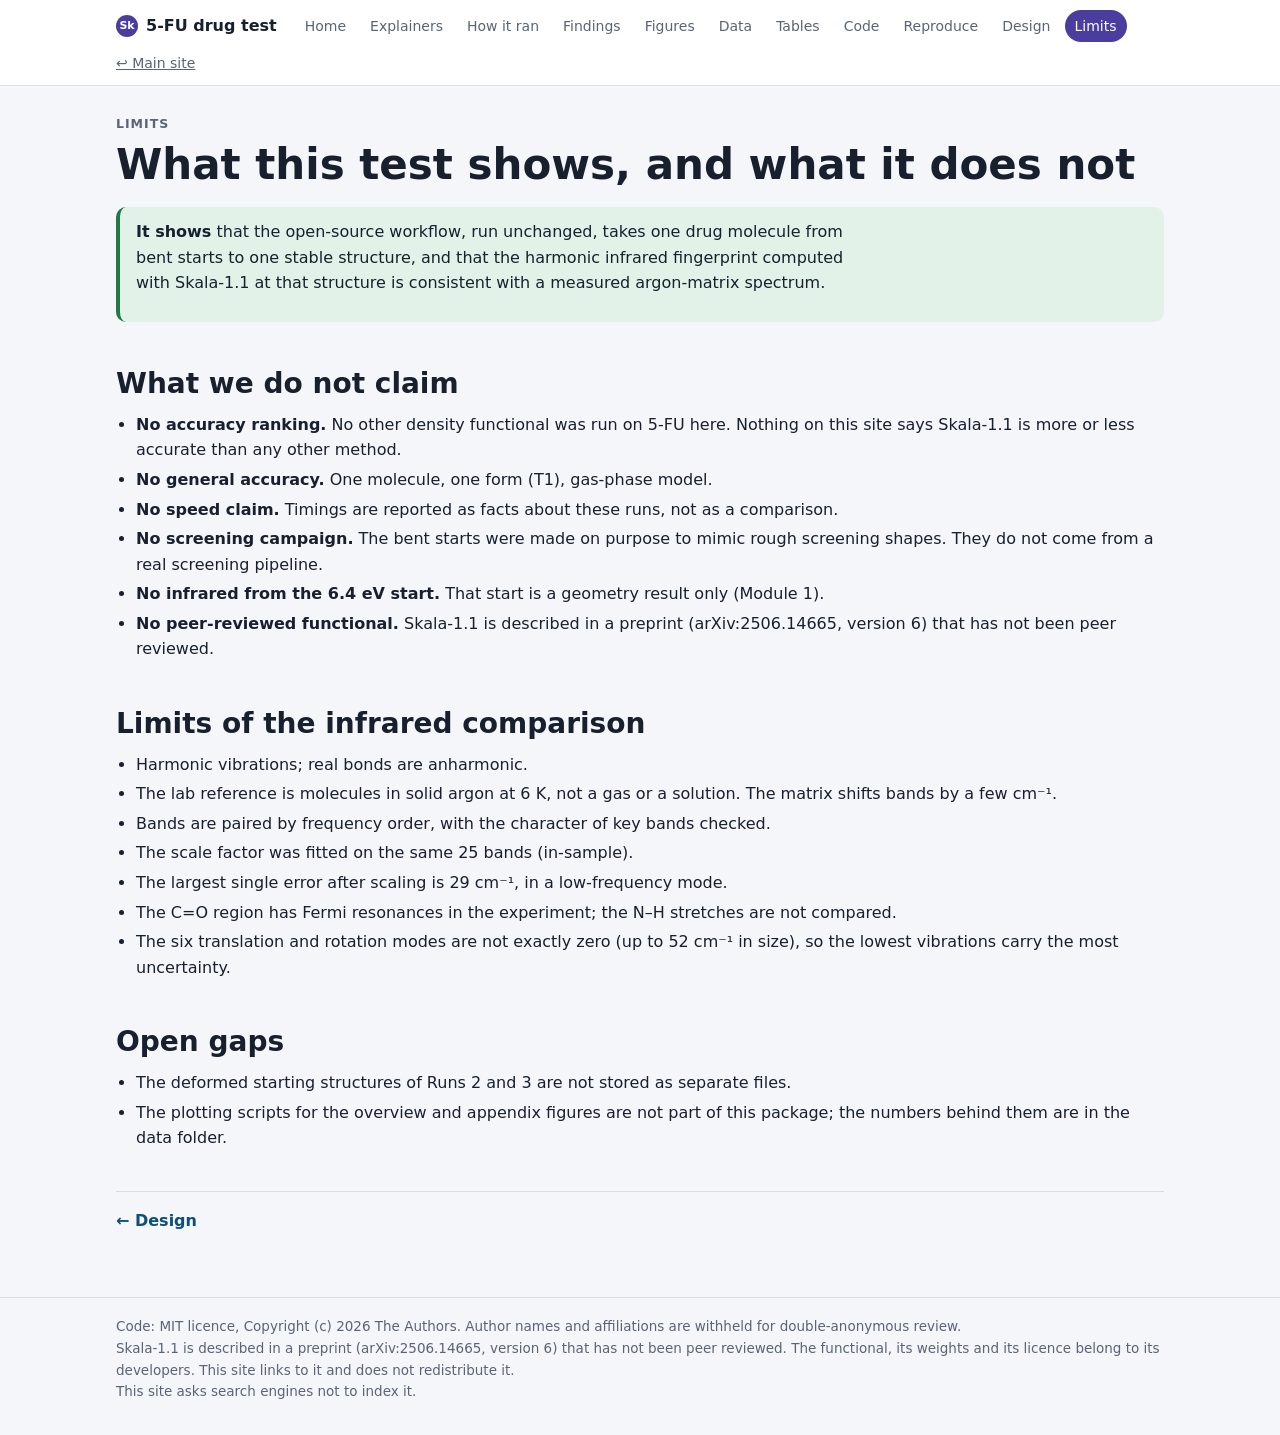
<file: drug-5fu/limits.html>
<!doctype html>
<html lang="en">
<head>
<meta charset="utf-8">
<meta name="viewport" content="width=device-width, initial-scale=1">
<meta name="robots" content="noindex, nofollow, noarchive, nosnippet, noimageindex">
<meta name="googlebot" content="noindex, nofollow">
<meta name="bingbot" content="noindex, nofollow">
<meta name="robots" content="noai, noimageai">
<meta name="referrer" content="no-referrer">
<title>Limits · 5-fluorouracil with Skala-1.1</title>
<meta name="description" content="What the 5-fluorouracil test shows and what it does not claim.">
<link rel="stylesheet" href="assets/css/site.css">
</head>
<body>
<a class="skip" href="#main">Skip to content</a>
<header class="top"><div class="in">
<a class="brand" href="index.html"><span class="dot">Sk</span>5-FU drug test</a>
<nav class="main" aria-label="Sections"><a href="index.html">Home</a><a href="explainers.html">Explainers</a><a href="workflow.html">How it ran</a><a href="findings.html">Findings</a><a href="figures.html">Figures</a><a href="data.html">Data</a><a href="tables.html">Tables</a><a href="code.html">Code</a><a href="reproduce.html">Reproduce</a><a href="design.html">Design</a><a href="limits.html" aria-current="page">Limits</a></nav>
<a class="small" href="../index.html" title="The main demonstration site (annulenes and the four modules)">↩ Main site</a>
</div></header>
<main id="main">

<div class="eyebrow">Limits</div>
<h1>What this test shows, and what it does not</h1>
<div class="ok-box"><p><b>It shows</b> that the open-source workflow, run unchanged, takes one drug molecule from bent starts to one stable structure, and that the harmonic infrared fingerprint computed with Skala-1.1 at that structure is consistent with a measured argon-matrix spectrum.</p></div>
<h2 id="not-claimed">What we do not claim</h2>
<ul class="clean">
<li><b>No accuracy ranking.</b> No other density functional was run on 5-FU here. Nothing on this site says Skala-1.1 is more or less accurate than any other method.</li>
<li><b>No general accuracy.</b> One molecule, one form (T1), gas-phase model.</li>
<li><b>No speed claim.</b> Timings are reported as facts about these runs, not as a comparison.</li>
<li><b>No screening campaign.</b> The bent starts were made on purpose to mimic rough screening shapes. They do not come from a real screening pipeline.</li>
<li><b>No infrared from the 6.4 eV start.</b> That start is a geometry result only (Module 1).</li>
<li><b>No peer-reviewed functional.</b> Skala-1.1 is described in a preprint (arXiv:2506.14665, version 6) that has not been peer reviewed.</li>
</ul>
<h2 id="limits">Limits of the infrared comparison</h2>
<ul class="clean">
<li>Harmonic vibrations; real bonds are anharmonic.</li>
<li>The lab reference is molecules in solid argon at 6 K, not a gas or a solution. The matrix shifts bands by a few cm⁻¹.</li>
<li>Bands are paired by frequency order, with the character of key bands checked.</li>
<li>The scale factor was fitted on the same 25 bands (in-sample).</li>
<li>The largest single error after scaling is 29 cm⁻¹, in a low-frequency mode.</li>
<li>The C=O region has Fermi resonances in the experiment; the N–H stretches are not compared.</li>
<li>The six translation and rotation modes are not exactly zero (up to 52 cm⁻¹ in size), so the lowest vibrations carry the most uncertainty.</li>
</ul>
<h2 id="gaps">Open gaps</h2>
<ul class="clean">
<li>The deformed starting structures of Runs 2 and 3 are not stored as separate files.</li>
<li>The plotting scripts for the overview and appendix figures are not part of this package; the numbers behind them are in the data folder.</li>
</ul>

<div class="next"><a href="design.html">← Design</a><span></span></div>
</main>
<footer><div class="in">
Code: MIT licence, Copyright (c) 2026 The Authors. Author names and affiliations are withheld for double-anonymous review.<br>
Skala-1.1 is described in a preprint (arXiv:2506.14665, version 6) that has not been peer reviewed. The functional, its weights and its licence belong to its developers. This site links to it and does not redistribute it.<br>
This site asks search engines not to index it.
</div></footer>
</body>
</html>
</file>
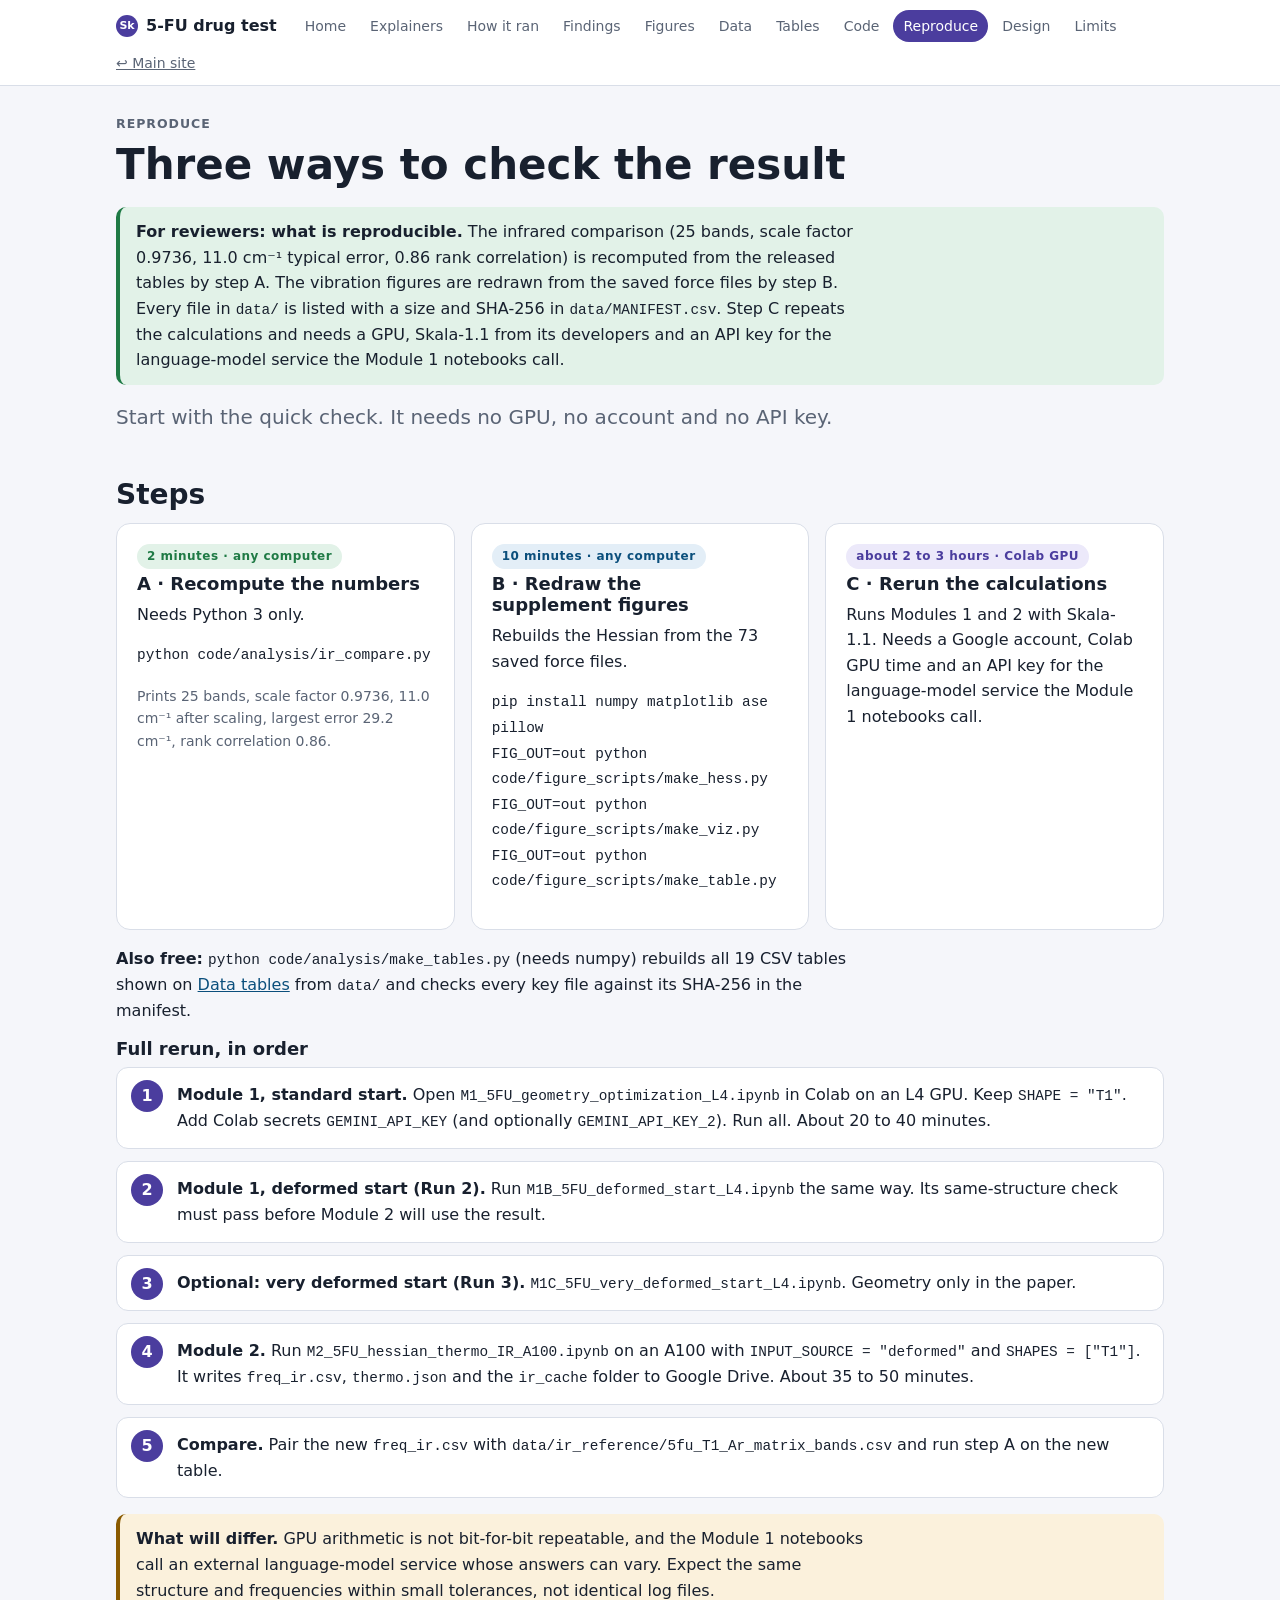
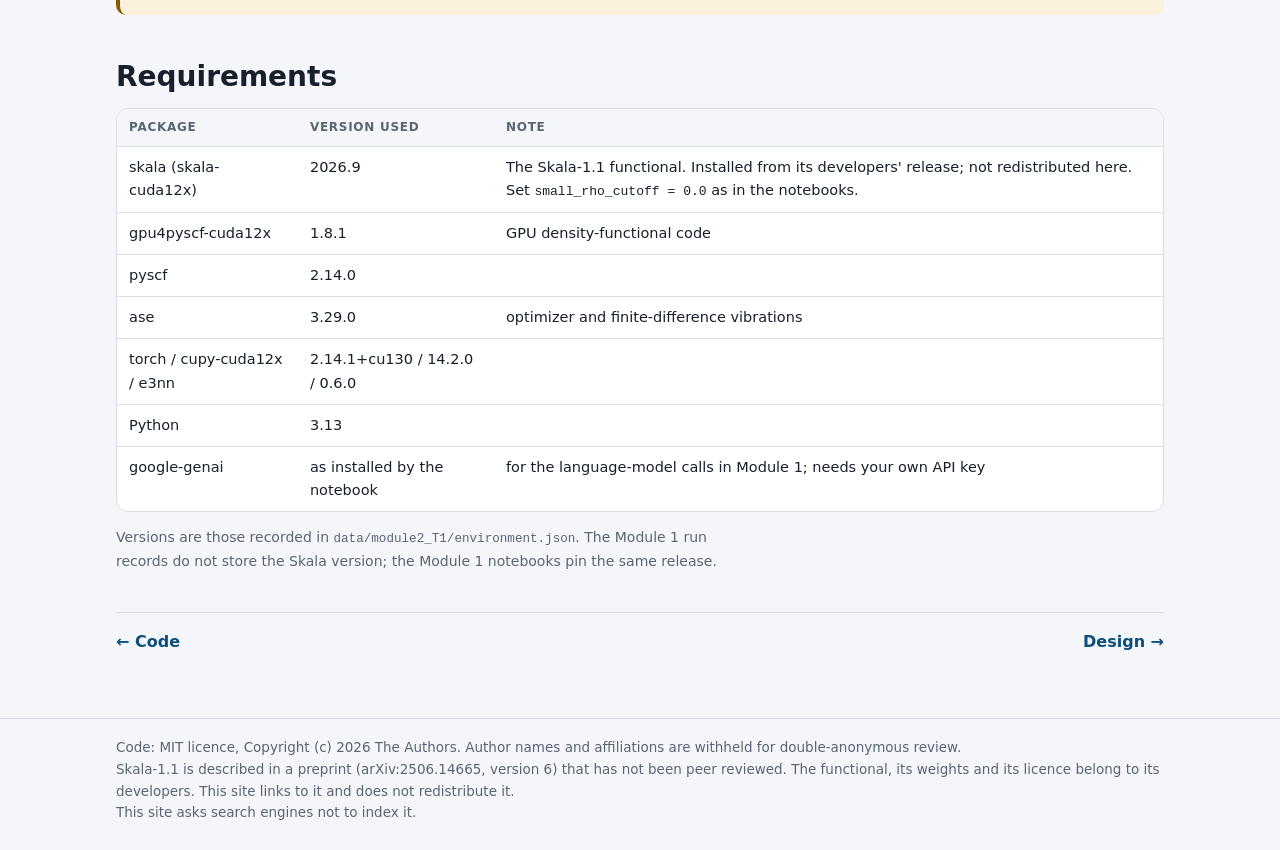
<file: drug-5fu/reproduce.html>
<!doctype html>
<html lang="en">
<head>
<meta charset="utf-8">
<meta name="viewport" content="width=device-width, initial-scale=1">
<meta name="robots" content="noindex, nofollow, noarchive, nosnippet, noimageindex">
<meta name="googlebot" content="noindex, nofollow">
<meta name="bingbot" content="noindex, nofollow">
<meta name="robots" content="noai, noimageai">
<meta name="referrer" content="no-referrer">
<title>Reproduce · 5-fluorouracil with Skala-1.1</title>
<meta name="description" content="How to reproduce the 5-fluorouracil results: a two-minute check from the data, the figure scripts, or a full rerun on Colab GPUs.">
<link rel="stylesheet" href="assets/css/site.css">
</head>
<body>
<a class="skip" href="#main">Skip to content</a>
<header class="top"><div class="in">
<a class="brand" href="index.html"><span class="dot">Sk</span>5-FU drug test</a>
<nav class="main" aria-label="Sections"><a href="index.html">Home</a><a href="explainers.html">Explainers</a><a href="workflow.html">How it ran</a><a href="findings.html">Findings</a><a href="figures.html">Figures</a><a href="data.html">Data</a><a href="tables.html">Tables</a><a href="code.html">Code</a><a href="reproduce.html" aria-current="page">Reproduce</a><a href="design.html">Design</a><a href="limits.html">Limits</a></nav>
<a class="small" href="../index.html" title="The main demonstration site (annulenes and the four modules)">↩ Main site</a>
</div></header>
<main id="main">

<div class="eyebrow">Reproduce</div>
<h1>Three ways to check the result</h1>
<div class="box-rev"><p><b>For reviewers: what is reproducible.</b> The infrared comparison (25 bands, scale factor 0.9736, 11.0 cm⁻¹ typical error, 0.86 rank correlation) is recomputed from the released tables by step A. The vibration figures are redrawn from the saved force files by step B. Every file in <code>data/</code> is listed with a size and SHA-256 in <code>data/MANIFEST.csv</code>. Step C repeats the calculations and needs a GPU, Skala-1.1 from its developers and an API key for the language-model service the Module 1 notebooks call.</p></div>
<p class="lead">Start with the quick check. It needs no GPU, no account and no API key.</p>
<h2 id="steps">Steps</h2>
<div class="grid g3">
<div class="card"><span class="chip ok">2 minutes · any computer</span><h3>A · Recompute the numbers</h3><p>Needs Python 3 only.</p><pre><code>python code/analysis/ir_compare.py</code></pre><p class="small">Prints 25 bands, scale factor 0.9736, 11.0 cm⁻¹ after scaling, largest error 29.2 cm⁻¹, rank correlation 0.86.</p></div>
<div class="card"><span class="chip">10 minutes · any computer</span><h3>B · Redraw the supplement figures</h3><p>Rebuilds the Hessian from the 73 saved force files.</p><pre><code>pip install numpy matplotlib ase pillow
FIG_OUT=out python code/figure_scripts/make_hess.py
FIG_OUT=out python code/figure_scripts/make_viz.py
FIG_OUT=out python code/figure_scripts/make_table.py</code></pre></div>
<div class="card"><span class="chip sk">about 2 to 3 hours · Colab GPU</span><h3>C · Rerun the calculations</h3><p>Runs Modules 1 and 2 with Skala-1.1. Needs a Google account, Colab GPU time and an API key for the language-model service the Module 1 notebooks call.</p></div>
</div>
<p><b>Also free:</b> <code>python code/analysis/make_tables.py</code> (needs numpy) rebuilds all 19 CSV tables shown on <a href="tables.html">Data tables</a> from <code>data/</code> and checks every key file against its SHA-256 in the manifest.</p>
<h3>Full rerun, in order</h3>
<ol class="steps">
<li><b>Module 1, standard start.</b> Open <code>M1_5FU_geometry_optimization_L4.ipynb</code> in Colab on an L4 GPU. Keep <code>SHAPE = "T1"</code>. Add Colab secrets <code>GEMINI_API_KEY</code> (and optionally <code>GEMINI_API_KEY_2</code>). Run all. About 20 to 40 minutes.</li>
<li><b>Module 1, deformed start (Run 2).</b> Run <code>M1B_5FU_deformed_start_L4.ipynb</code> the same way. Its same-structure check must pass before Module 2 will use the result.</li>
<li><b>Optional: very deformed start (Run 3).</b> <code>M1C_5FU_very_deformed_start_L4.ipynb</code>. Geometry only in the paper.</li>
<li><b>Module 2.</b> Run <code>M2_5FU_hessian_thermo_IR_A100.ipynb</code> on an A100 with <code>INPUT_SOURCE = "deformed"</code> and <code>SHAPES = ["T1"]</code>. It writes <code>freq_ir.csv</code>, <code>thermo.json</code> and the <code>ir_cache</code> folder to Google Drive. About 35 to 50 minutes.</li>
<li><b>Compare.</b> Pair the new <code>freq_ir.csv</code> with <code>data/ir_reference/5fu_T1_Ar_matrix_bands.csv</code> and run step A on the new table.</li>
</ol>
<div class="note"><p><b>What will differ.</b> GPU arithmetic is not bit-for-bit repeatable, and the Module 1 notebooks call an external language-model service whose answers can vary. Expect the same structure and frequencies within small tolerances, not identical log files.</p></div>
<h2 id="requirements">Requirements</h2>
<div class="tw"><table><thead><tr><th>Package</th><th>Version used</th><th>Note</th></tr></thead><tbody>
<tr><td>skala (skala-cuda12x)</td><td>2026.9</td><td>The Skala-1.1 functional. Installed from its developers' release; not redistributed here. Set <code>small_rho_cutoff = 0.0</code> as in the notebooks.</td></tr>
<tr><td>gpu4pyscf-cuda12x</td><td>1.8.1</td><td>GPU density-functional code</td></tr>
<tr><td>pyscf</td><td>2.14.0</td><td></td></tr>
<tr><td>ase</td><td>3.29.0</td><td>optimizer and finite-difference vibrations</td></tr>
<tr><td>torch / cupy-cuda12x / e3nn</td><td>2.14.1+cu130 / 14.2.0 / 0.6.0</td><td></td></tr>
<tr><td>Python</td><td>3.13</td><td></td></tr>
<tr><td>google-genai</td><td>as installed by the notebook</td><td>for the language-model calls in Module 1; needs your own API key</td></tr>
</tbody></table></div>
<p class="small">Versions are those recorded in <code>data/module2_T1/environment.json</code>. The Module 1 run records do not store the Skala version; the Module 1 notebooks pin the same release.</p>

<div class="next"><a href="code.html">← Code</a><a href="design.html">Design →</a></div>
</main>
<footer><div class="in">
Code: MIT licence, Copyright (c) 2026 The Authors. Author names and affiliations are withheld for double-anonymous review.<br>
Skala-1.1 is described in a preprint (arXiv:2506.14665, version 6) that has not been peer reviewed. The functional, its weights and its licence belong to its developers. This site links to it and does not redistribute it.<br>
This site asks search engines not to index it.
</div></footer>
</body>
</html>
</file>
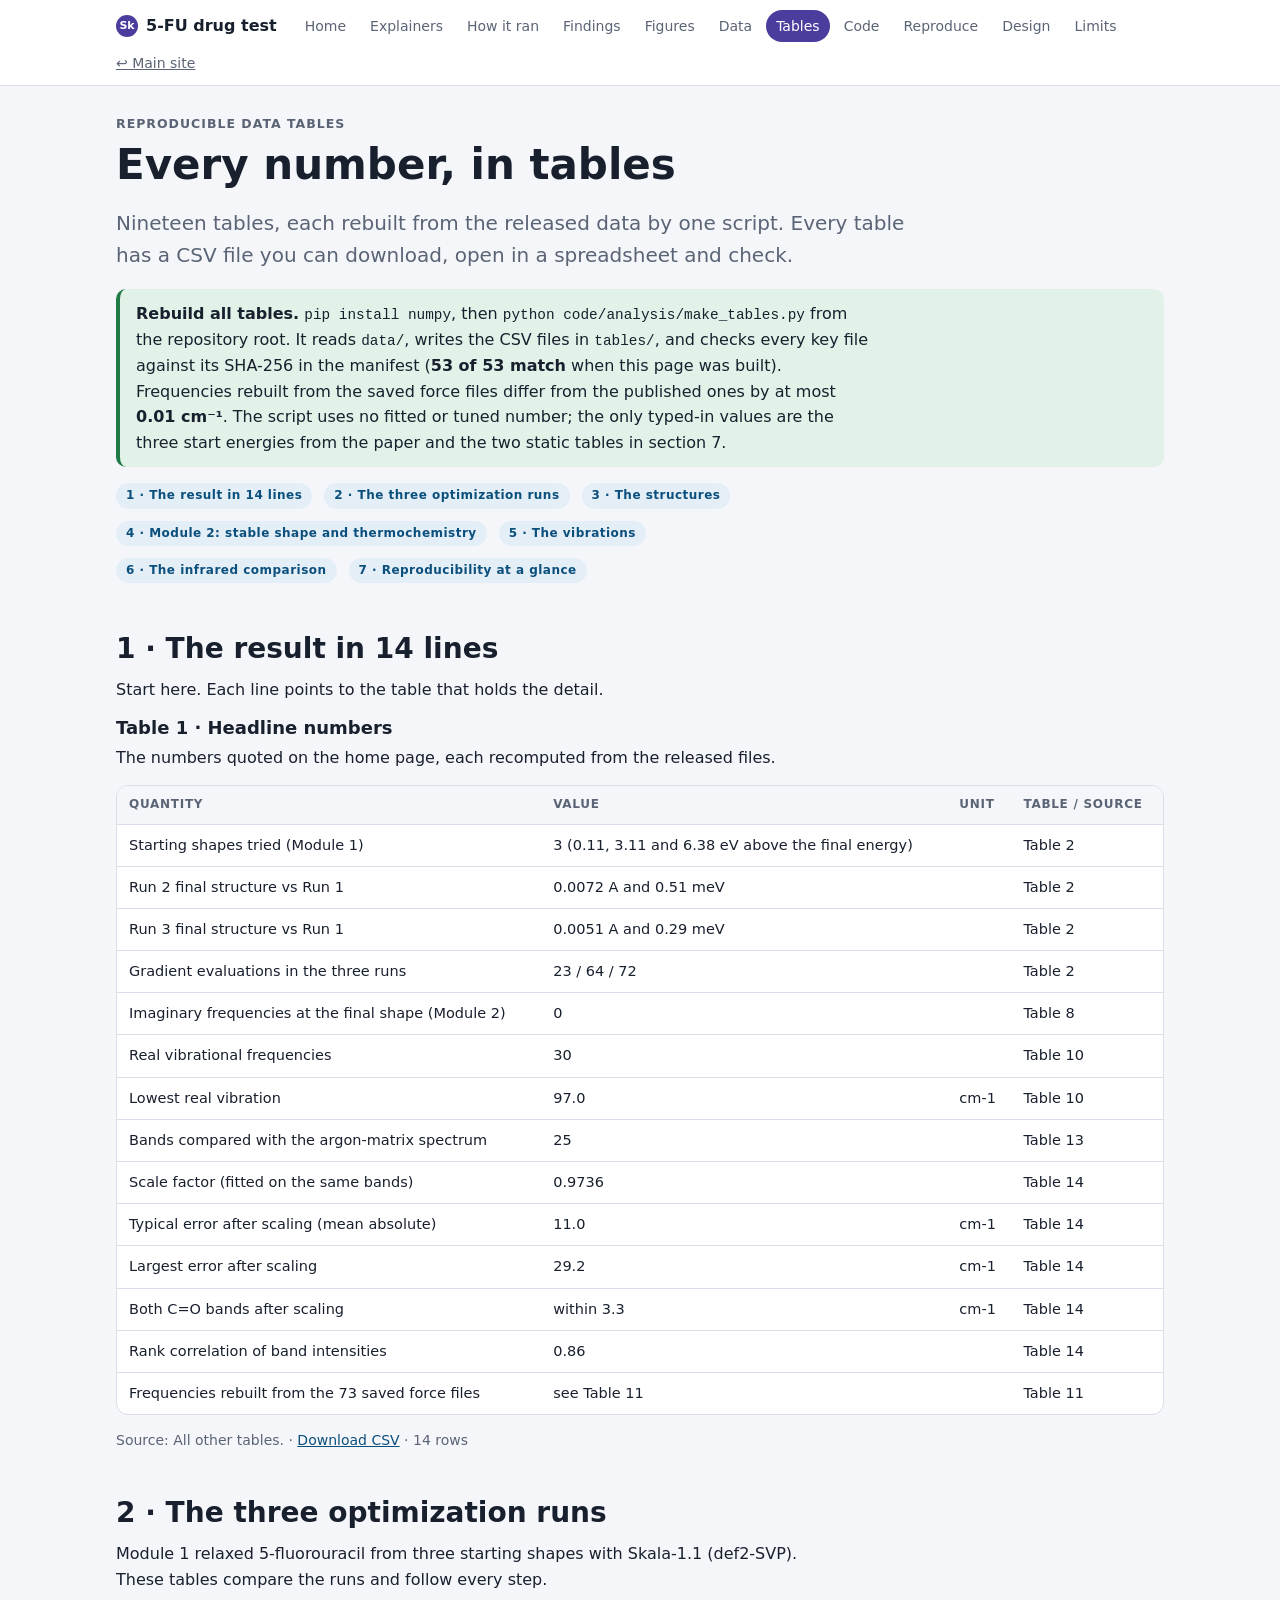
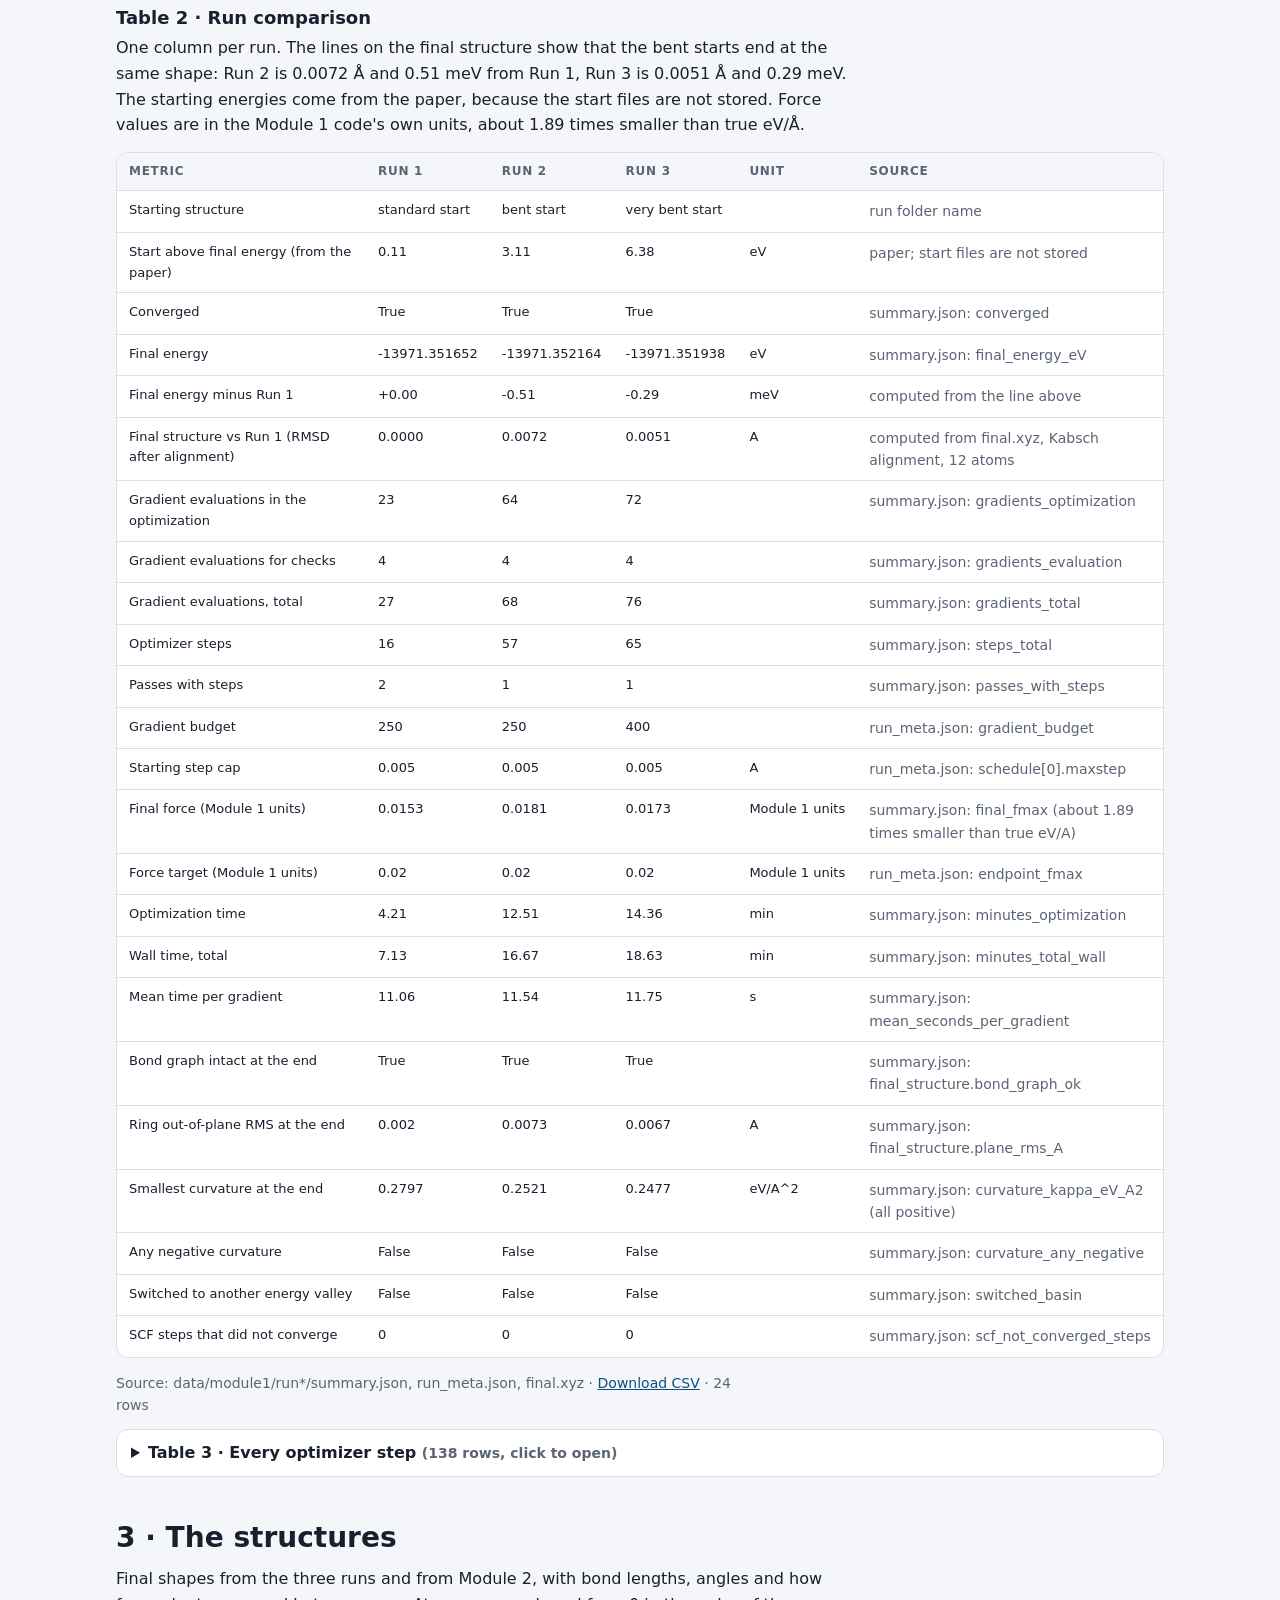
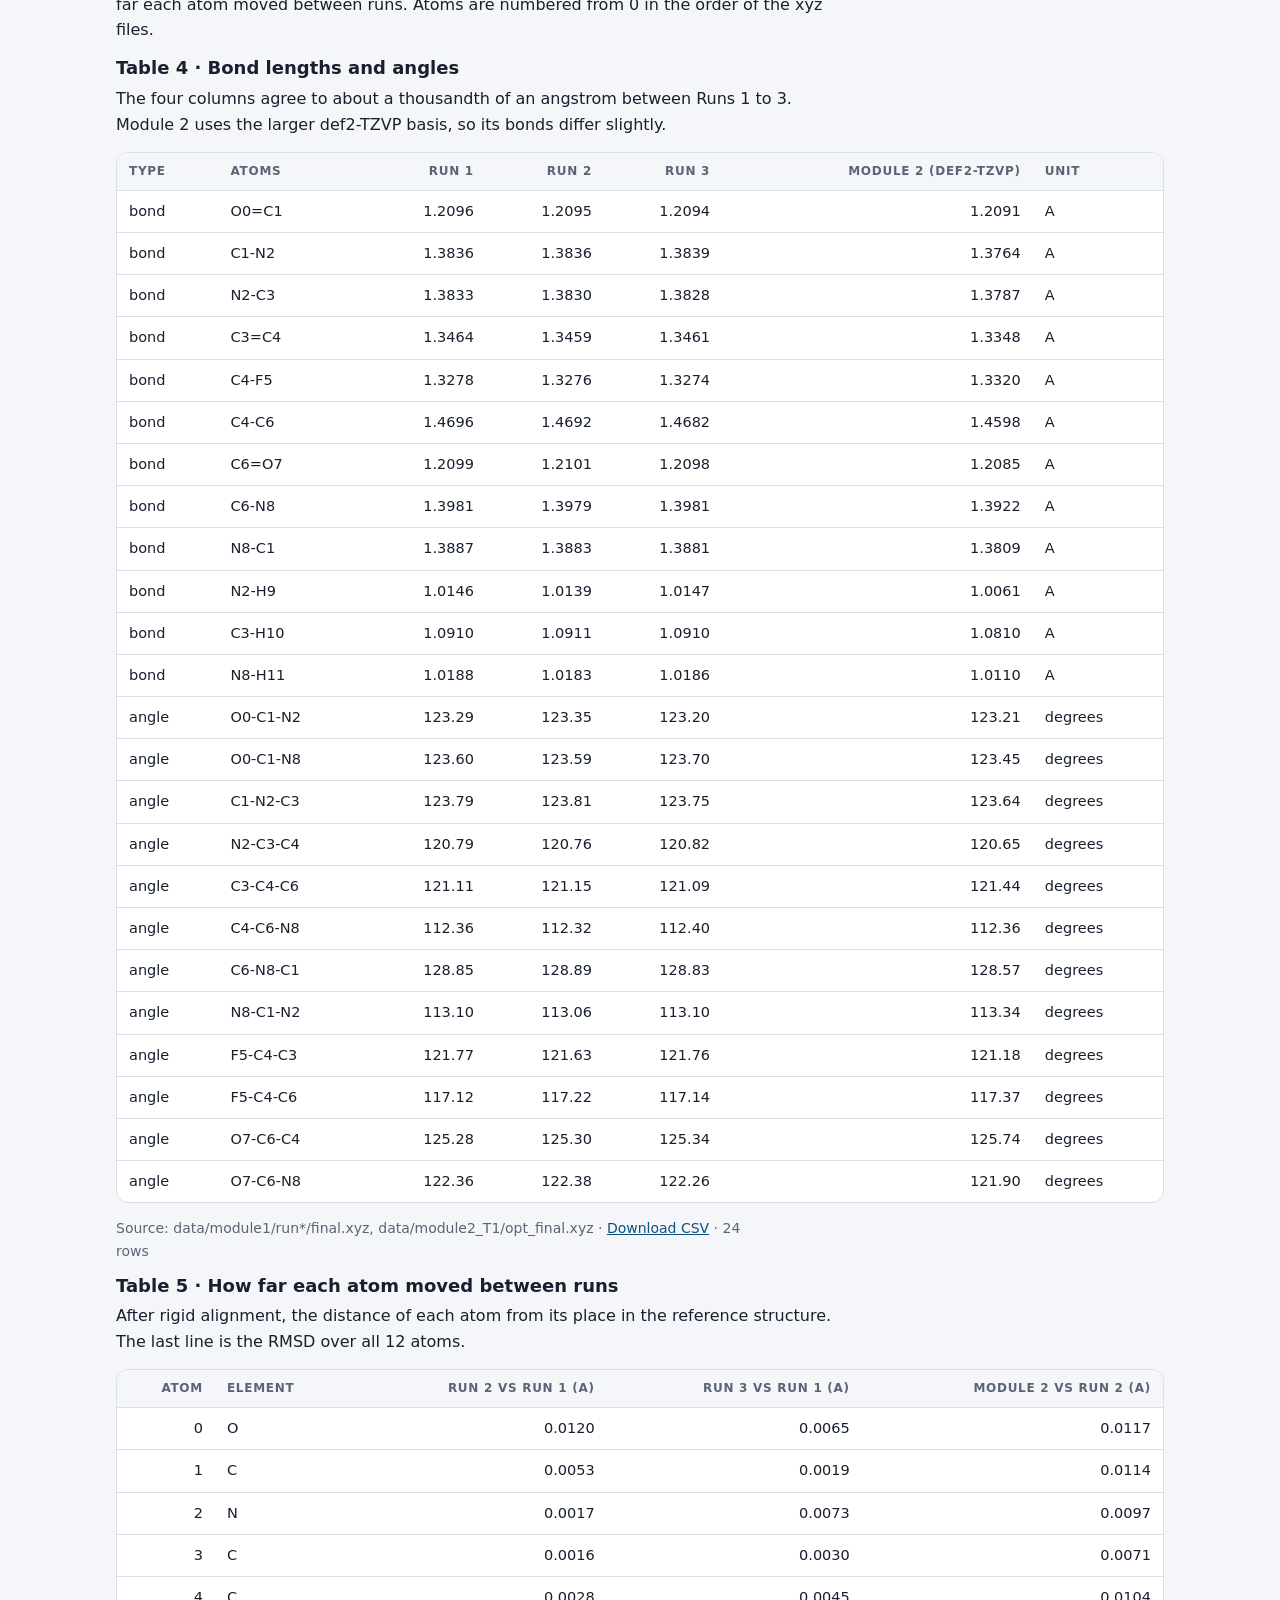
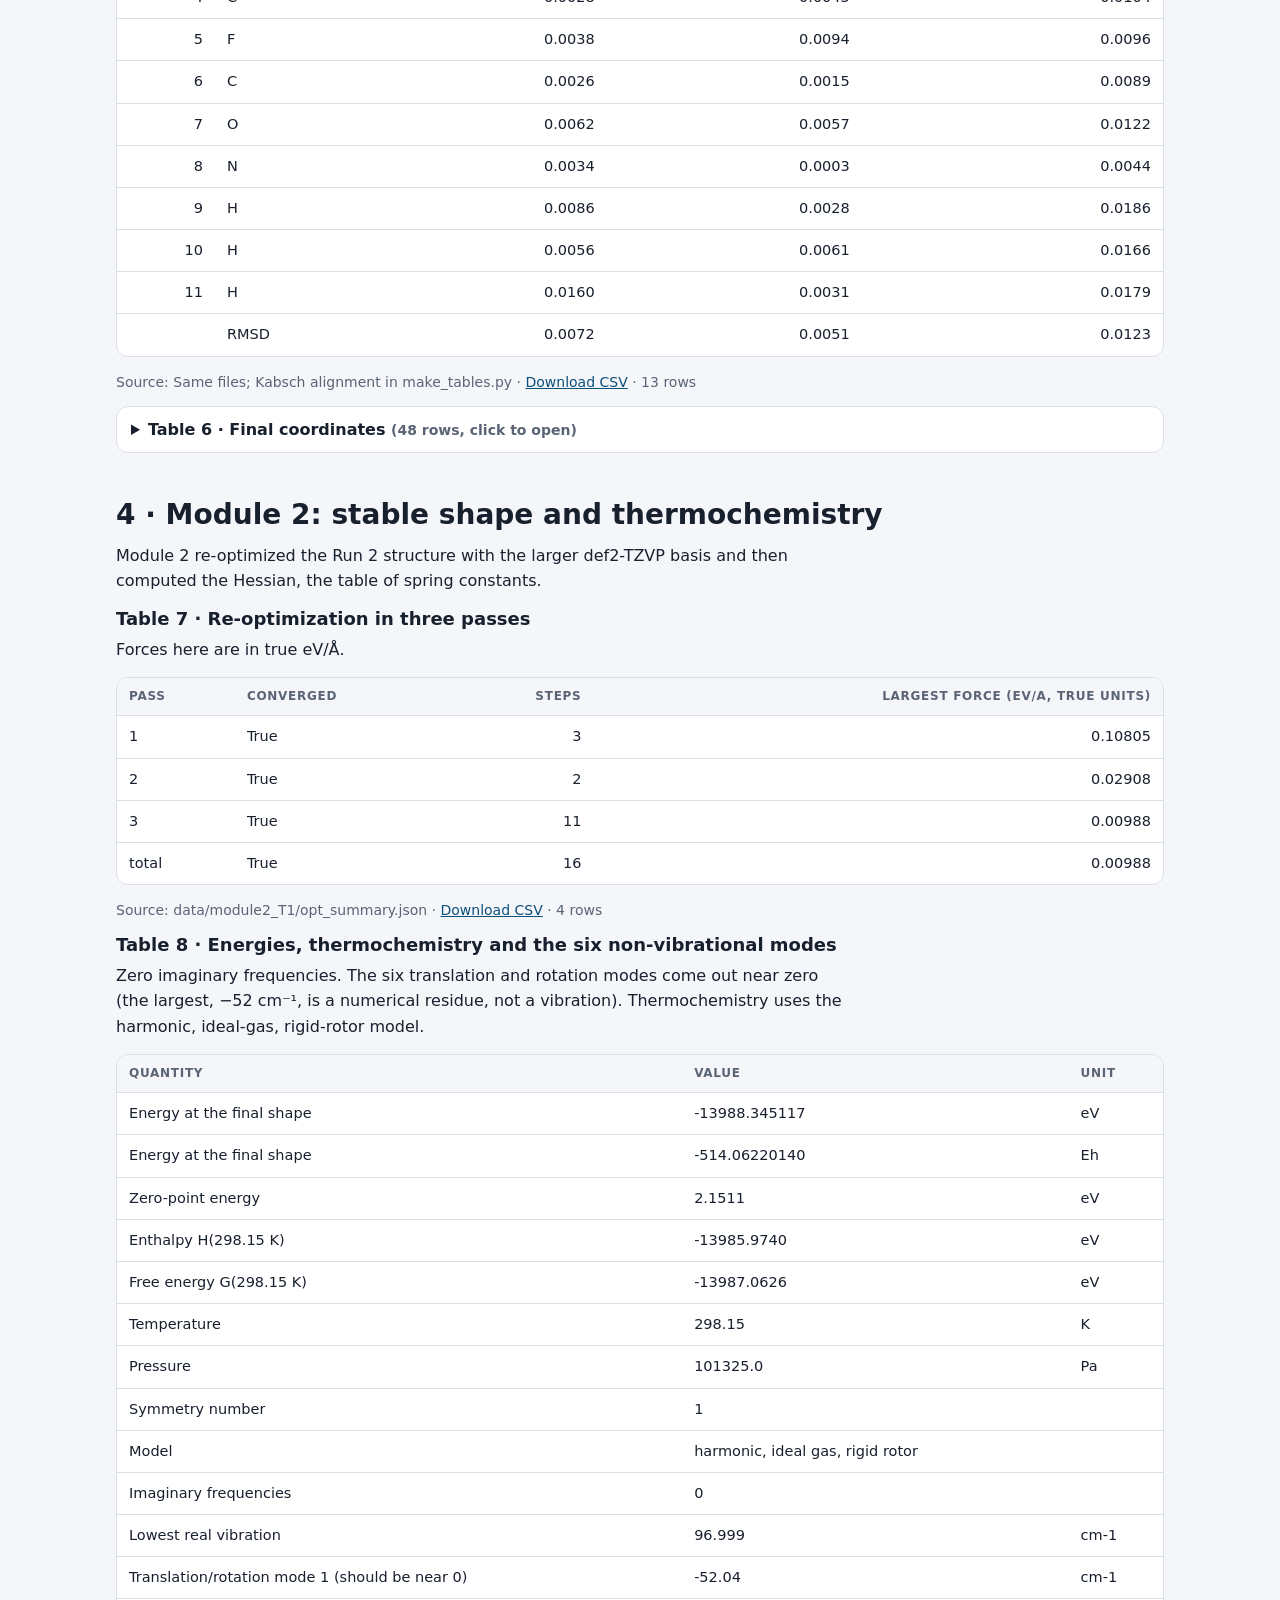
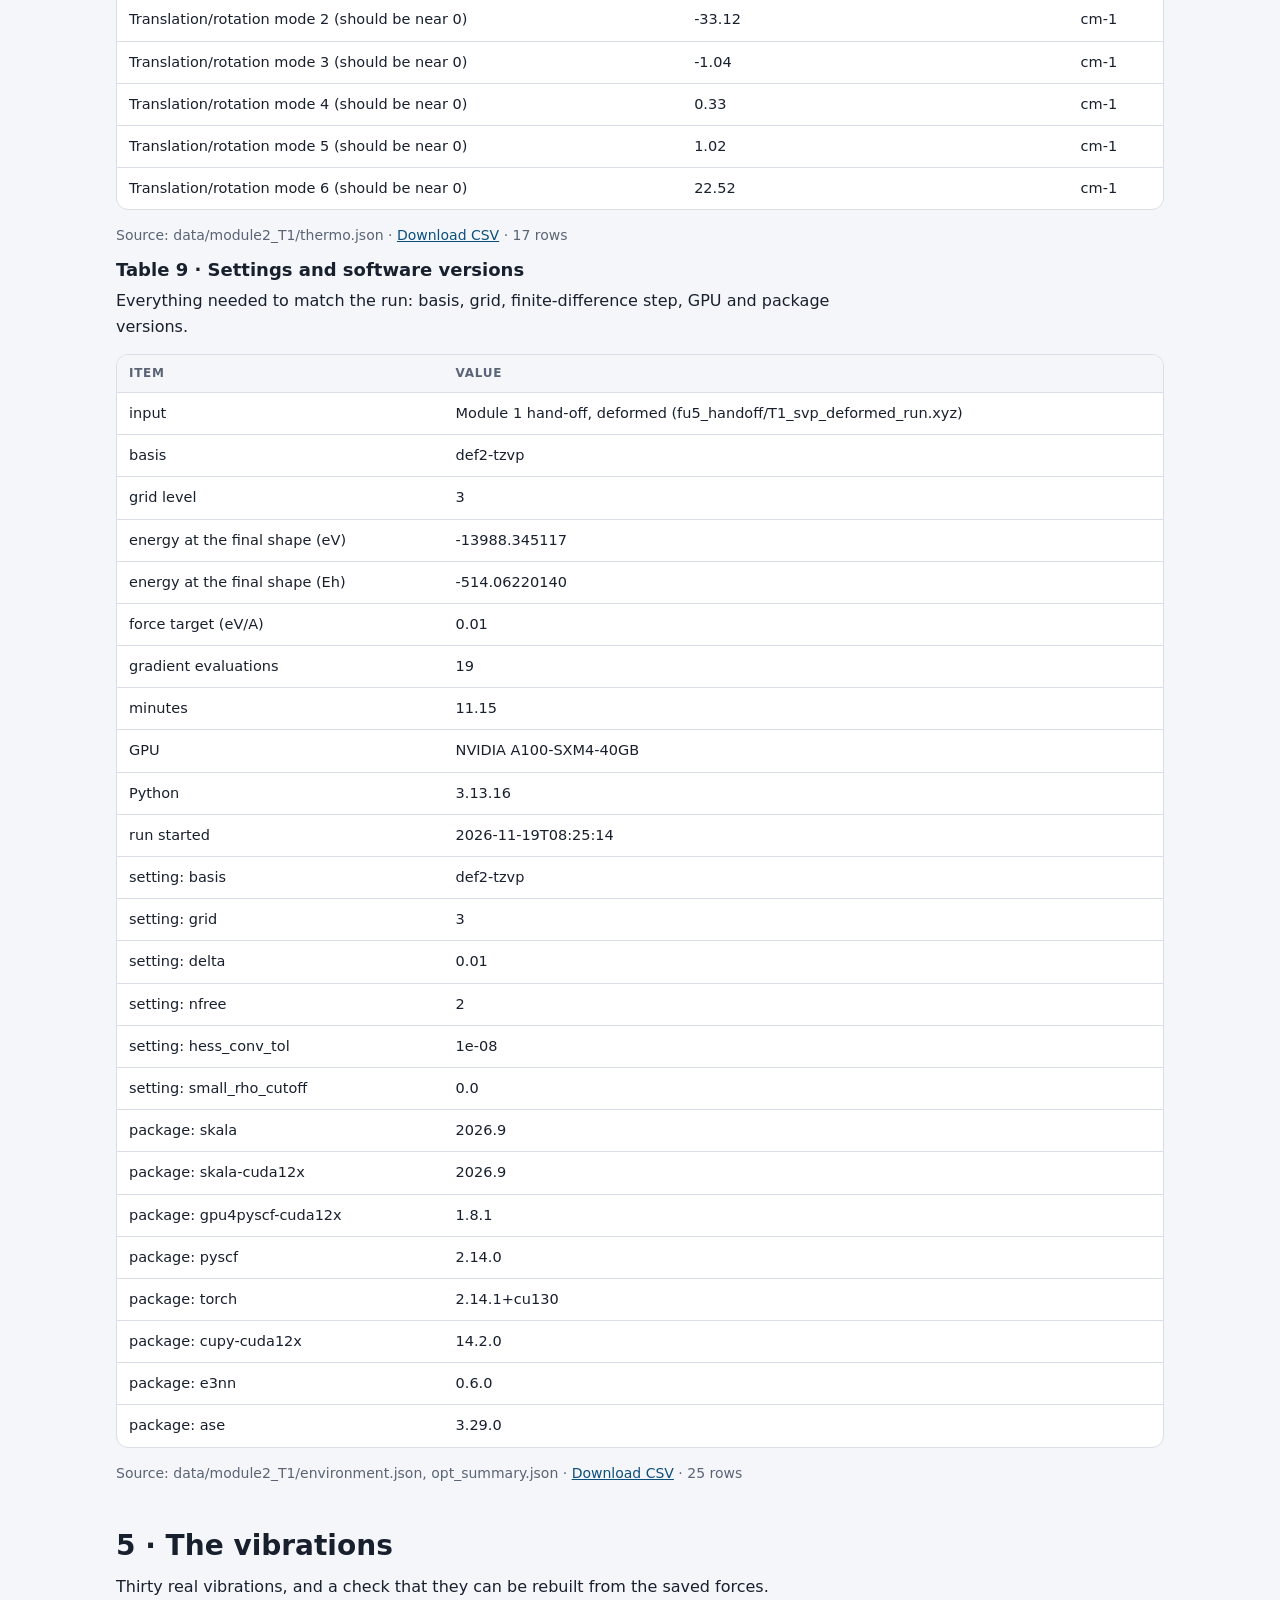
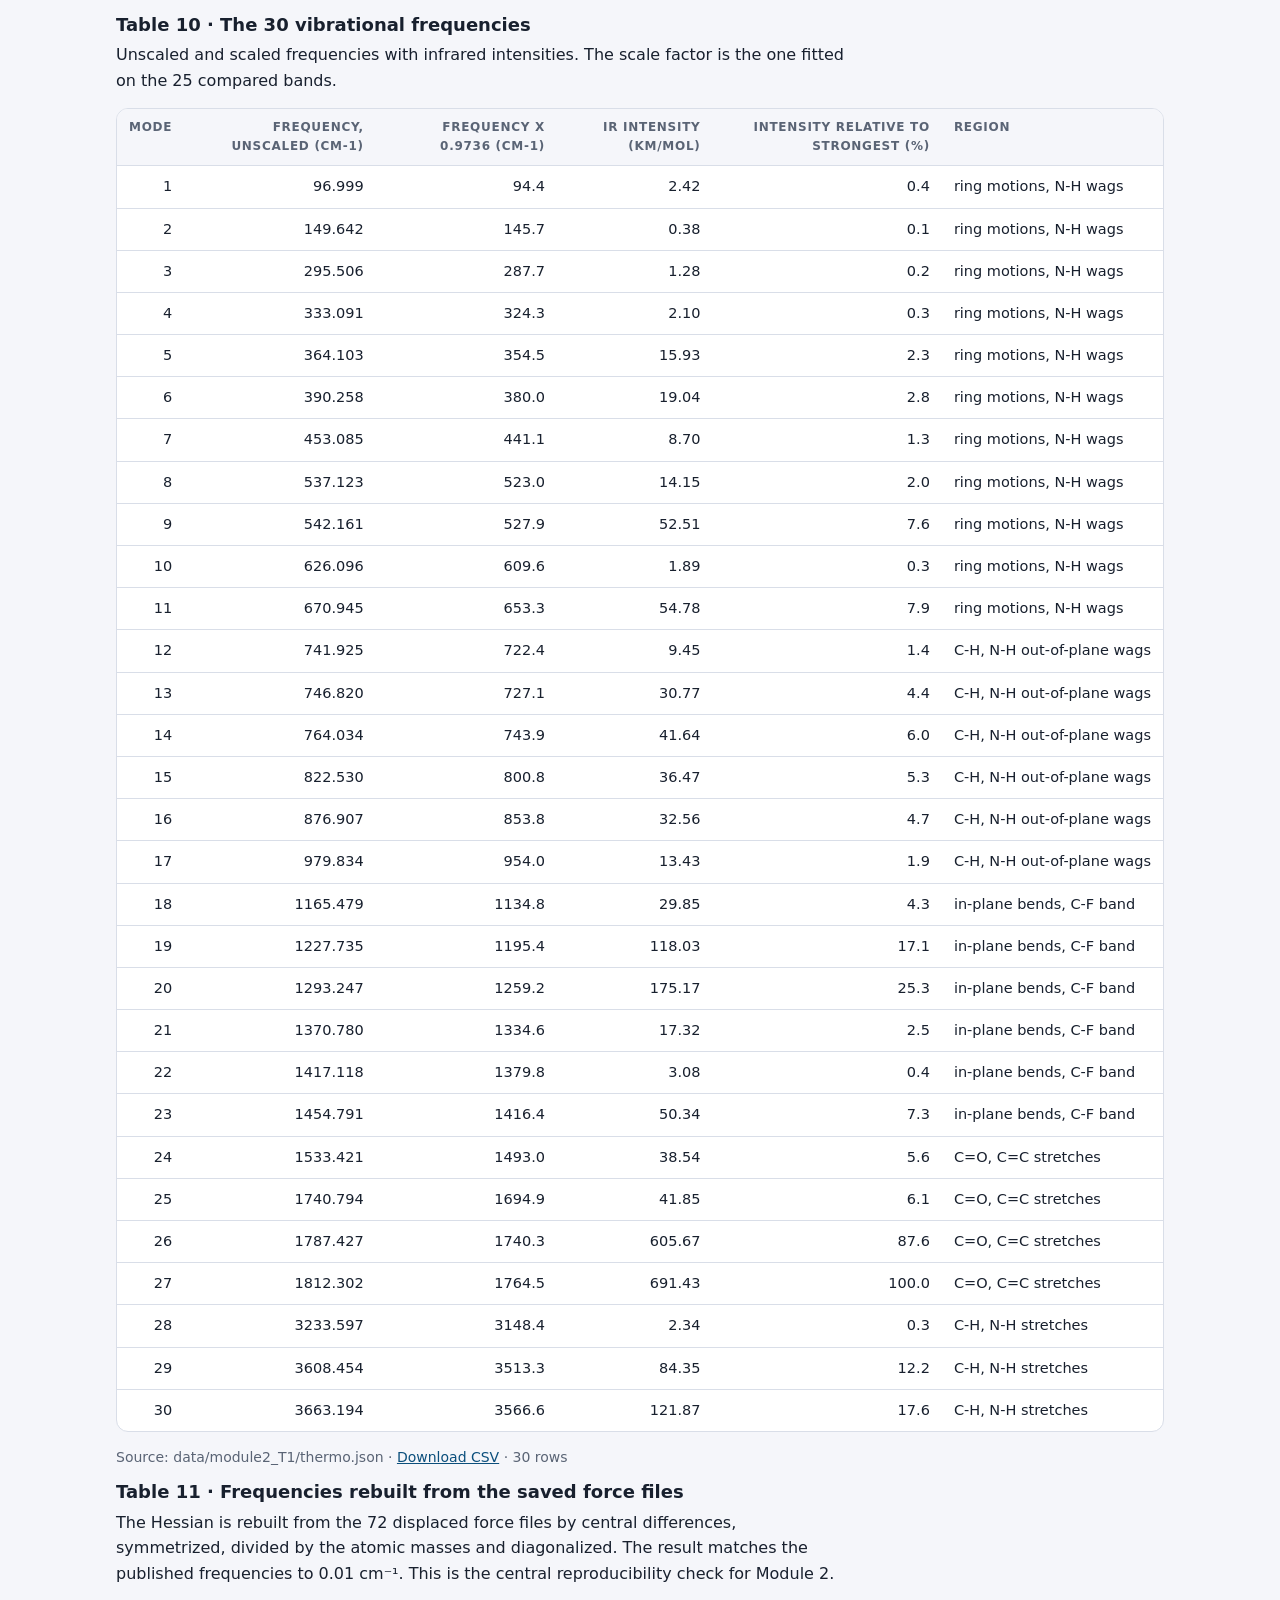
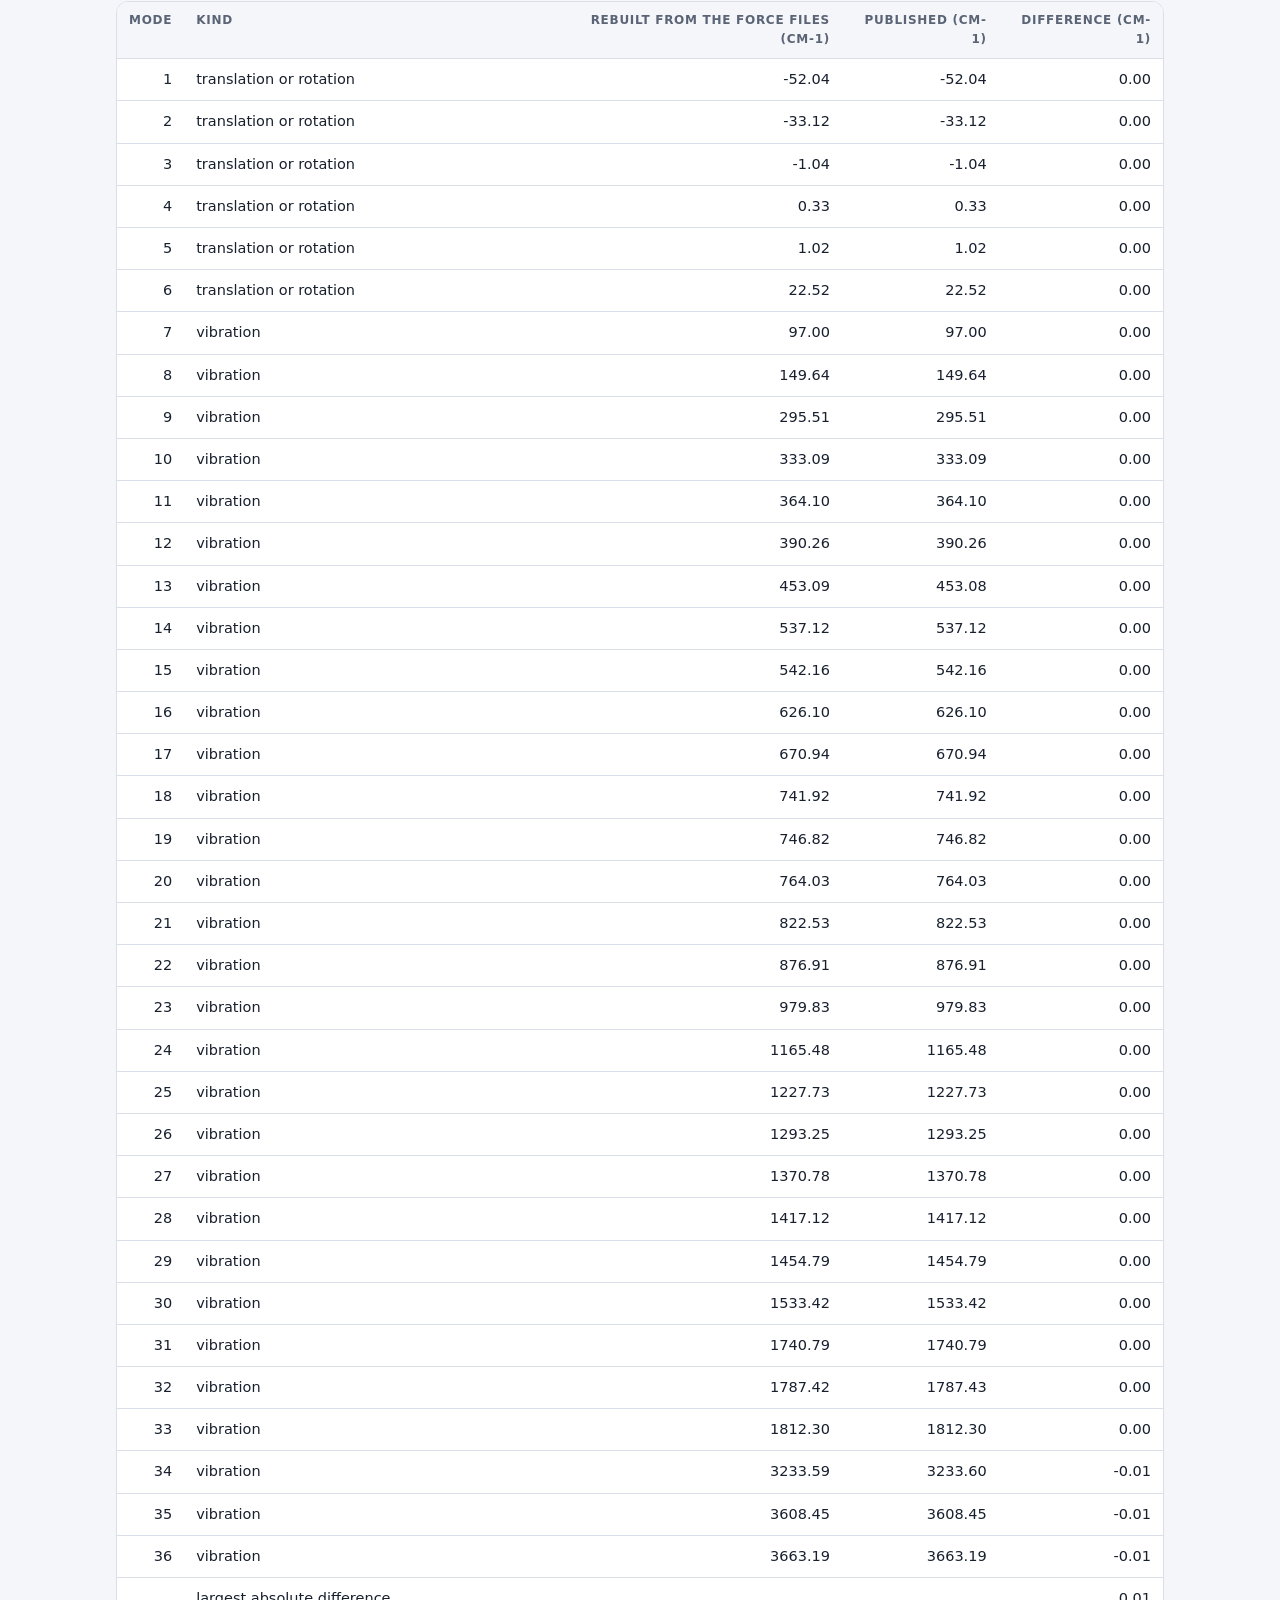
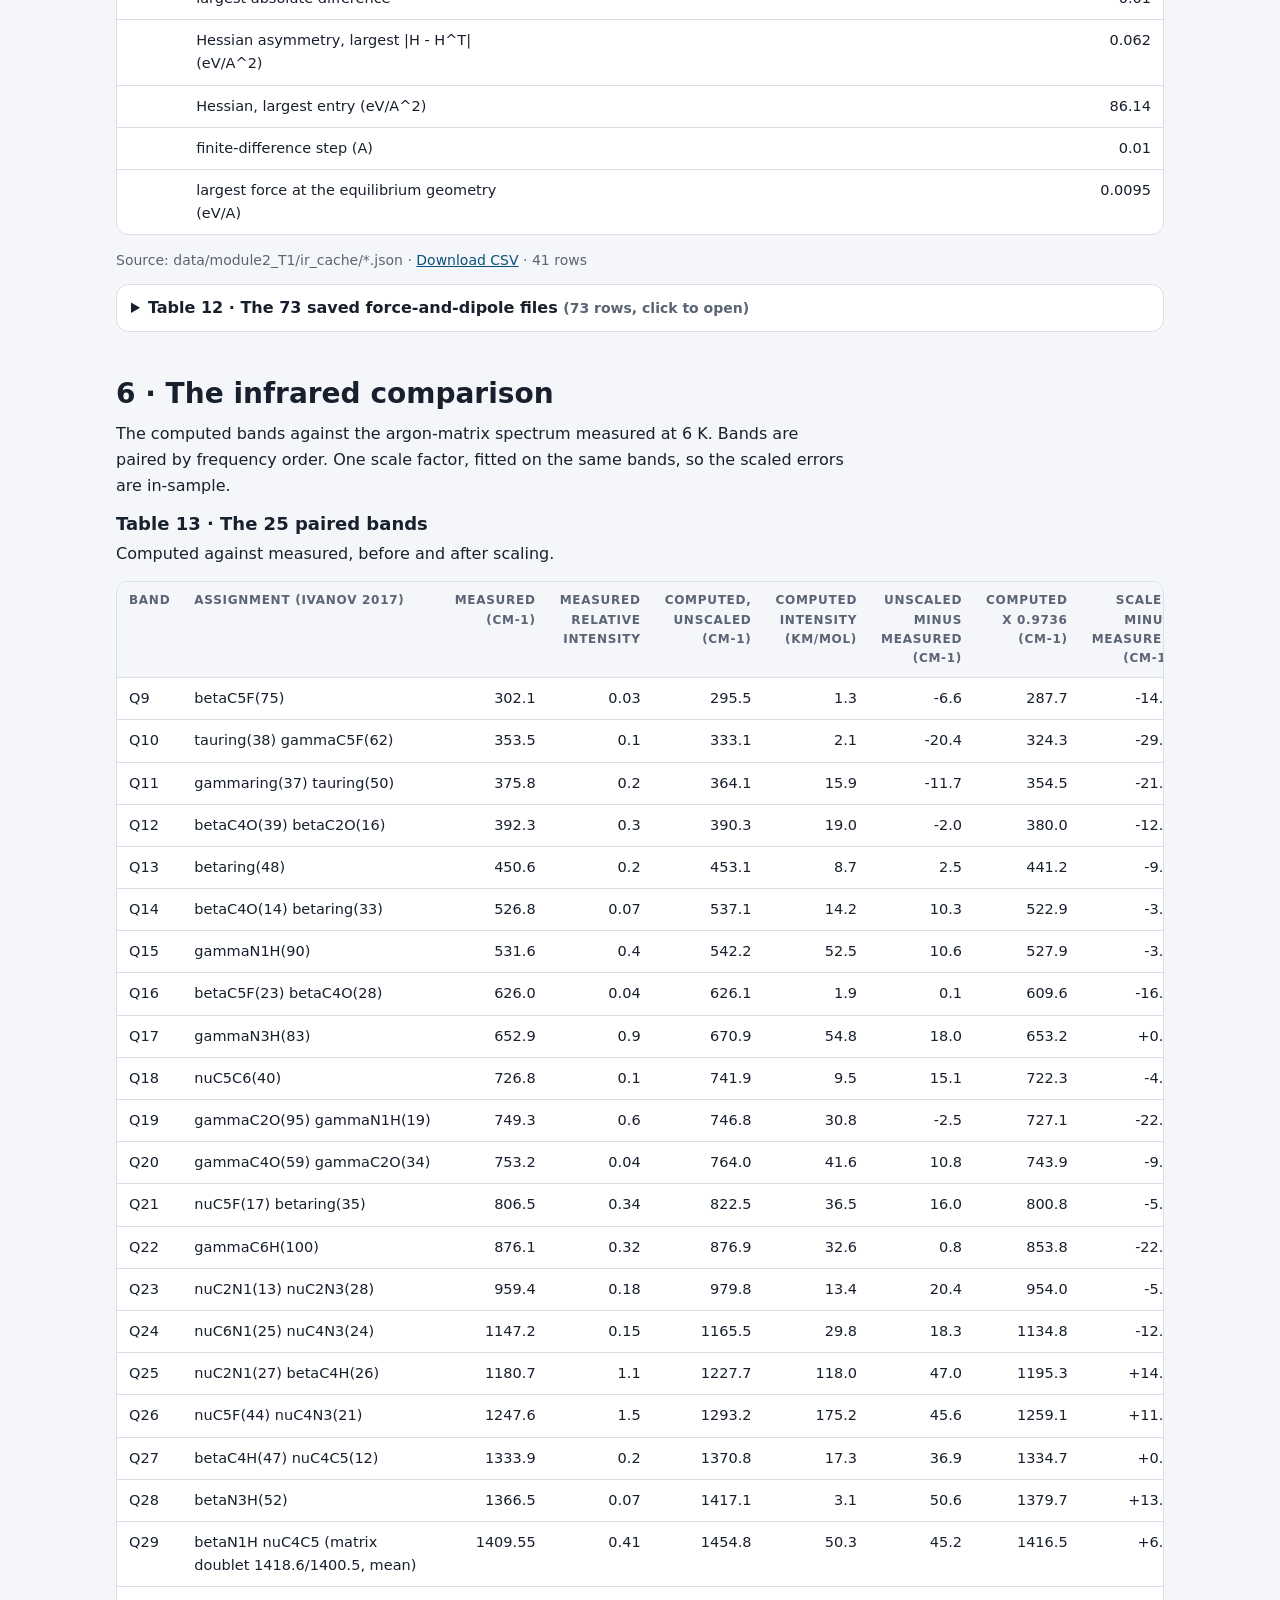
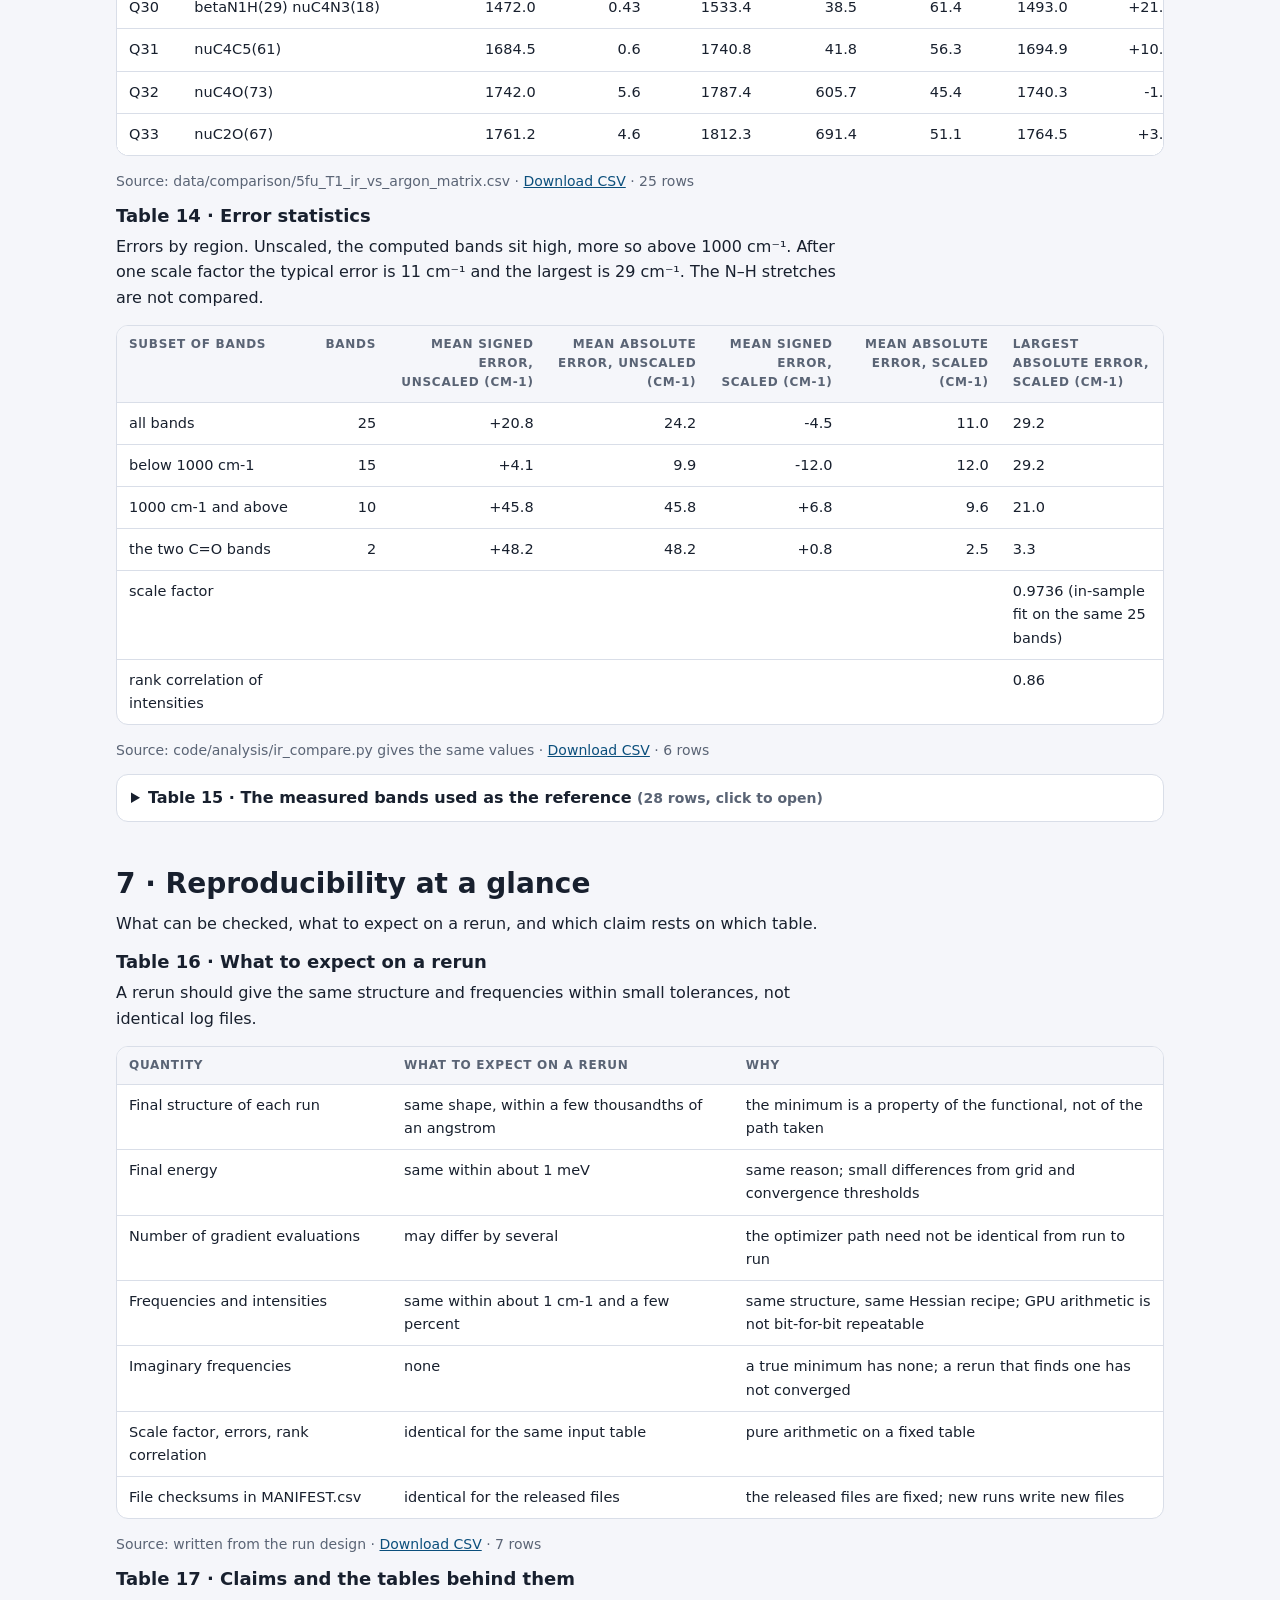
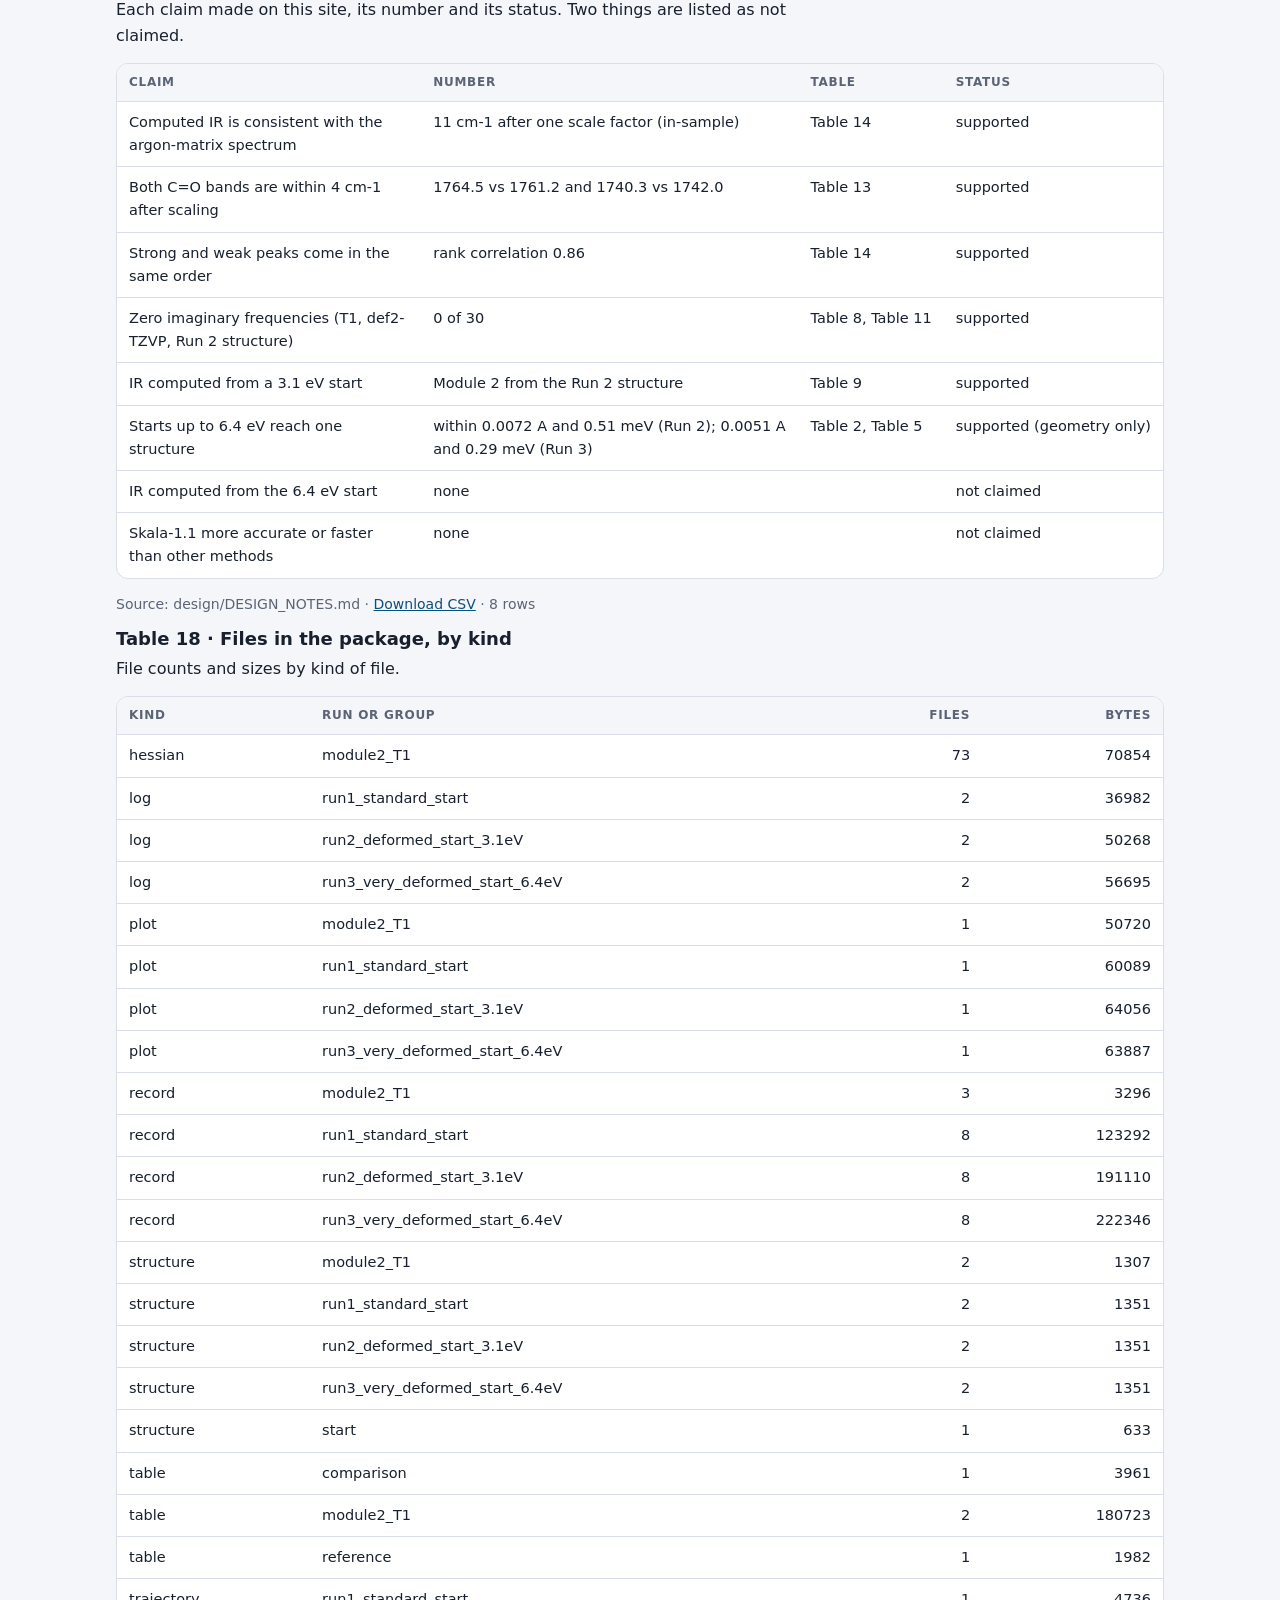
<file: drug-5fu/tables.html>
<!doctype html>
<html lang="en">
<head>
<meta charset="utf-8">
<meta name="viewport" content="width=device-width, initial-scale=1">
<meta name="robots" content="noindex, nofollow, noarchive, nosnippet, noimageindex">
<meta name="googlebot" content="noindex, nofollow">
<meta name="bingbot" content="noindex, nofollow">
<meta name="robots" content="noai, noimageai">
<meta name="referrer" content="no-referrer">
<title>Data tables · 5-fluorouracil with Skala-1.1</title>
<meta name="description" content="Reproducible data tables of the 5-fluorouracil test: runs, structures, frequencies, infrared comparison and checksums, each rebuilt from the released files.">
<link rel="stylesheet" href="assets/css/site.css">
</head>
<body>
<a class="skip" href="#main">Skip to content</a>
<header class="top"><div class="in">
<a class="brand" href="index.html"><span class="dot">Sk</span>5-FU drug test</a>
<nav class="main" aria-label="Sections"><a href="index.html">Home</a><a href="explainers.html">Explainers</a><a href="workflow.html">How it ran</a><a href="findings.html">Findings</a><a href="figures.html">Figures</a><a href="data.html">Data</a><a href="tables.html" aria-current="page">Tables</a><a href="code.html">Code</a><a href="reproduce.html">Reproduce</a><a href="design.html">Design</a><a href="limits.html">Limits</a></nav>
<a class="small" href="../index.html" title="The main demonstration site (annulenes and the four modules)">↩ Main site</a>
</div></header>
<main id="main">
<div class="eyebrow">Reproducible data tables</div>
<h1>Every number, in tables</h1>
<p class="lead">Nineteen tables, each rebuilt from the released data by one script. Every table has a CSV file you can download, open in a spreadsheet and check.</p>
<div class="box-rev"><p><b>Rebuild all tables.</b> <code>pip install numpy</code>, then <code>python code/analysis/make_tables.py</code> from the repository root. It reads <code>data/</code>, writes the CSV files in <code>tables/</code>, and checks every key file against its SHA-256 in the manifest (<b>53 of 53 match</b> when this page was built). Frequencies rebuilt from the saved force files differ from the published ones by at most <b>0.01 cm⁻¹</b>. The script uses no fitted or tuned number; the only typed-in values are the three start energies from the paper and the two static tables in section 7.</p></div>
<p class="chips"><a class="chip" href="#headline">1 · The result in 14 lines</a> <a class="chip" href="#runs">2 · The three optimization runs</a> <a class="chip" href="#structures">3 · The structures</a> <a class="chip" href="#module2">4 · Module 2: stable shape and thermochemistry</a> <a class="chip" href="#vibrations">5 · The vibrations</a> <a class="chip" href="#infrared">6 · The infrared comparison</a> <a class="chip" href="#trust">7 · Reproducibility at a glance</a> </p>
<h2 id="headline">1 · The result in 14 lines</h2>
<p>Start here. Each line points to the table that holds the detail.</p>
<h3 id="t01">Table 1 · Headline numbers</h3>
<p>The numbers quoted on the home page, each recomputed from the released files.</p>
<div class="tw"><table class="gt"><thead><tr><th>quantity</th><th>value</th><th>unit</th><th>table / source</th></tr></thead><tbody><tr><td>Starting shapes tried (Module 1)</td><td>3 (0.11, 3.11 and 6.38 eV above the final energy)</td><td class="n"></td><td class="n">Table 2</td></tr><tr><td class="n">Run 2 final structure vs Run 1</td><td class="n">0.0072 A and 0.51 meV</td><td class="n"></td><td class="n">Table 2</td></tr><tr><td class="n">Run 3 final structure vs Run 1</td><td class="n">0.0051 A and 0.29 meV</td><td class="n"></td><td class="n">Table 2</td></tr><tr><td>Gradient evaluations in the three runs</td><td class="n">23 / 64 / 72</td><td class="n"></td><td class="n">Table 2</td></tr><tr><td>Imaginary frequencies at the final shape (Module 2)</td><td class="n">0</td><td class="n"></td><td class="n">Table 8</td></tr><tr><td class="n">Real vibrational frequencies</td><td class="n">30</td><td class="n"></td><td class="n">Table 10</td></tr><tr><td class="n">Lowest real vibration</td><td class="n">97.0</td><td class="n">cm-1</td><td class="n">Table 10</td></tr><tr><td>Bands compared with the argon-matrix spectrum</td><td class="n">25</td><td class="n"></td><td class="n">Table 13</td></tr><tr><td>Scale factor (fitted on the same bands)</td><td class="n">0.9736</td><td class="n"></td><td class="n">Table 14</td></tr><tr><td>Typical error after scaling (mean absolute)</td><td class="n">11.0</td><td class="n">cm-1</td><td class="n">Table 14</td></tr><tr><td class="n">Largest error after scaling</td><td class="n">29.2</td><td class="n">cm-1</td><td class="n">Table 14</td></tr><tr><td class="n">Both C=O bands after scaling</td><td class="n">within 3.3</td><td class="n">cm-1</td><td class="n">Table 14</td></tr><tr><td>Rank correlation of band intensities</td><td class="n">0.86</td><td class="n"></td><td class="n">Table 14</td></tr><tr><td>Frequencies rebuilt from the 73 saved force files</td><td class="n">see Table 11</td><td class="n"></td><td class="n">Table 11</td></tr></tbody></table></div>
<p class="small">Source: All other tables. · <a href="tables/t01_headline.csv" download>Download CSV</a> · 14 rows</p>
<h2 id="runs">2 · The three optimization runs</h2>
<p>Module 1 relaxed 5-fluorouracil from three starting shapes with Skala-1.1 (def2-SVP). These tables compare the runs and follow every step.</p>
<h3 id="t02">Table 2 · Run comparison</h3>
<p>One column per run. The lines on the final structure show that the bent starts end at the same shape: Run 2 is 0.0072 Å and 0.51 meV from Run 1, Run 3 is 0.0051 Å and 0.29 meV. The starting energies come from the paper, because the start files are not stored. Force values are in the Module 1 code's own units, about 1.89 times smaller than true eV/Å.</p>
<div class="tw"><table class="gt sm"><thead><tr><th>metric</th><th>Run 1</th><th>Run 2</th><th>Run 3</th><th>unit</th><th>source</th></tr></thead><tbody><tr><td class="n">Starting structure</td><td class="n">standard start</td><td class="n">bent start</td><td class="n">very bent start</td><td class="n"></td><td class="small">run folder name</td></tr><tr><td>Start above final energy (from the paper)</td><td class="n">0.11</td><td class="n">3.11</td><td class="n">6.38</td><td class="n">eV</td><td class="small">paper; start files are not stored</td></tr><tr><td class="n">Converged</td><td class="n">True</td><td class="n">True</td><td class="n">True</td><td class="n"></td><td class="small">summary.json: converged</td></tr><tr><td class="n">Final energy</td><td class="n">-13971.351652</td><td class="n">-13971.352164</td><td class="n">-13971.351938</td><td class="n">eV</td><td class="small">summary.json: final_energy_eV</td></tr><tr><td class="n">Final energy minus Run 1</td><td class="n">+0.00</td><td class="n">-0.51</td><td class="n">-0.29</td><td class="n">meV</td><td class="small">computed from the line above</td></tr><tr><td>Final structure vs Run 1 (RMSD after alignment)</td><td class="n">0.0000</td><td class="n">0.0072</td><td class="n">0.0051</td><td class="n">A</td><td class="small">computed from final.xyz, Kabsch alignment, 12 atoms</td></tr><tr><td>Gradient evaluations in the optimization</td><td class="n">23</td><td class="n">64</td><td class="n">72</td><td class="n"></td><td class="small">summary.json: gradients_optimization</td></tr><tr><td>Gradient evaluations for checks</td><td class="n">4</td><td class="n">4</td><td class="n">4</td><td class="n"></td><td class="small">summary.json: gradients_evaluation</td></tr><tr><td class="n">Gradient evaluations, total</td><td class="n">27</td><td class="n">68</td><td class="n">76</td><td class="n"></td><td class="small">summary.json: gradients_total</td></tr><tr><td class="n">Optimizer steps</td><td class="n">16</td><td class="n">57</td><td class="n">65</td><td class="n"></td><td class="small">summary.json: steps_total</td></tr><tr><td class="n">Passes with steps</td><td class="n">2</td><td class="n">1</td><td class="n">1</td><td class="n"></td><td class="small">summary.json: passes_with_steps</td></tr><tr><td class="n">Gradient budget</td><td class="n">250</td><td class="n">250</td><td class="n">400</td><td class="n"></td><td class="small">run_meta.json: gradient_budget</td></tr><tr><td class="n">Starting step cap</td><td class="n">0.005</td><td class="n">0.005</td><td class="n">0.005</td><td class="n">A</td><td class="small">run_meta.json: schedule[0].maxstep</td></tr><tr><td class="n">Final force (Module 1 units)</td><td class="n">0.0153</td><td class="n">0.0181</td><td class="n">0.0173</td><td class="n">Module 1 units</td><td class="small">summary.json: final_fmax (about 1.89 times smaller than true eV/A)</td></tr><tr><td class="n">Force target (Module 1 units)</td><td class="n">0.02</td><td class="n">0.02</td><td class="n">0.02</td><td class="n">Module 1 units</td><td class="small">run_meta.json: endpoint_fmax</td></tr><tr><td class="n">Optimization time</td><td class="n">4.21</td><td class="n">12.51</td><td class="n">14.36</td><td class="n">min</td><td class="small">summary.json: minutes_optimization</td></tr><tr><td class="n">Wall time, total</td><td class="n">7.13</td><td class="n">16.67</td><td class="n">18.63</td><td class="n">min</td><td class="small">summary.json: minutes_total_wall</td></tr><tr><td class="n">Mean time per gradient</td><td class="n">11.06</td><td class="n">11.54</td><td class="n">11.75</td><td class="n">s</td><td class="small">summary.json: mean_seconds_per_gradient</td></tr><tr><td class="n">Bond graph intact at the end</td><td class="n">True</td><td class="n">True</td><td class="n">True</td><td class="n"></td><td class="small">summary.json: final_structure.bond_graph_ok</td></tr><tr><td>Ring out-of-plane RMS at the end</td><td class="n">0.002</td><td class="n">0.0073</td><td class="n">0.0067</td><td class="n">A</td><td class="small">summary.json: final_structure.plane_rms_A</td></tr><tr><td class="n">Smallest curvature at the end</td><td class="n">0.2797</td><td class="n">0.2521</td><td class="n">0.2477</td><td class="n">eV/A^2</td><td class="small">summary.json: curvature_kappa_eV_A2 (all positive)</td></tr><tr><td class="n">Any negative curvature</td><td class="n">False</td><td class="n">False</td><td class="n">False</td><td class="n"></td><td class="small">summary.json: curvature_any_negative</td></tr><tr><td>Switched to another energy valley</td><td class="n">False</td><td class="n">False</td><td class="n">False</td><td class="n"></td><td class="small">summary.json: switched_basin</td></tr><tr><td>SCF steps that did not converge</td><td class="n">0</td><td class="n">0</td><td class="n">0</td><td class="n"></td><td class="small">summary.json: scf_not_converged_steps</td></tr></tbody></table></div>
<p class="small">Source: data/module1/run*/summary.json, run_meta.json, final.xyz · <a href="tables/t02_runs.csv" download>Download CSV</a> · 24 rows</p>
<details id="t03"><summary>Table 3 · Every optimizer step <span class="small">(138 rows, click to open)</span></summary><p>Energy after each step, how far it still is above the final energy, the remaining force, the largest atom move and the step cap. The cap is the largest move allowed per step; it was raised during the bent-start runs.</p><div class="tw"><table class="gt"><thead><tr><th>run</th><th class="r">pass</th><th class="r">step</th><th class="r">energy (eV)</th><th class="r">energy minus final (meV)</th><th class="r">force (Module 1 units)</th><th class="r">largest move (A)</th><th class="r">step cap (A)</th><th class="r">gradients so far</th><th class="r">energy change (eV)</th><th class="r">SCF cycles</th><th class="r">optimization time (s)</th></tr></thead><tbody><tr><td class="n">Run 1</td><td class="r">1</td><td class="r">1</td><td class="r">-13971.24562</td><td class="r">106.0</td><td class="r">1.3742</td><td class="r">0.0050</td><td class="r">0.005</td><td class="r">3</td><td class="r">-0.04033</td><td class="r">7</td><td class="r">35.7</td></tr><tr><td class="n">Run 1</td><td class="r">1</td><td class="r">2</td><td class="r">-13971.27879</td><td class="r">72.9</td><td class="r">1.0537</td><td class="r">0.0050</td><td class="r">0.005</td><td class="r">4</td><td class="r">-0.03317</td><td class="r">7</td><td class="r">47.4</td></tr><tr><td class="n">Run 1</td><td class="r">1</td><td class="r">3</td><td class="r">-13971.30266</td><td class="r">49.0</td><td class="r">0.7892</td><td class="r">0.0050</td><td class="r">0.005</td><td class="r">5</td><td class="r">-0.02387</td><td class="r">7</td><td class="r">59.1</td></tr><tr><td class="n">Run 1</td><td class="r">1</td><td class="r">4</td><td class="r">-13971.31941</td><td class="r">32.2</td><td class="r">0.5698</td><td class="r">0.0050</td><td class="r">0.005</td><td class="r">6</td><td class="r">-0.01675</td><td class="r">7</td><td class="r">70.8</td></tr><tr><td class="n">Run 1</td><td class="r">1</td><td class="r">5</td><td class="r">-13971.33120</td><td class="r">20.5</td><td class="r">0.3828</td><td class="r">0.0050</td><td class="r">0.005</td><td class="r">7</td><td class="r">-0.01179</td><td class="r">6</td><td class="r">82.1</td></tr><tr><td class="n">Run 1</td><td class="r">1</td><td class="r">6</td><td class="r">-13971.33922</td><td class="r">12.4</td><td class="r">0.2374</td><td class="r">0.0050</td><td class="r">0.005</td><td class="r">8</td><td class="r">-0.00802</td><td class="r">6</td><td class="r">93.4</td></tr><tr><td class="n">Run 1</td><td class="r">1</td><td class="r">7</td><td class="r">-13971.34268</td><td class="r">9.0</td><td class="r">0.1325</td><td class="r">0.0034</td><td class="r">0.01</td><td class="r">9</td><td class="r">-0.00346</td><td class="r">6</td><td class="r">104.6</td></tr><tr><td class="n">Run 1</td><td class="r">1</td><td class="r">8</td><td class="r">-13971.34741</td><td class="r">4.2</td><td class="r">0.1229</td><td class="r">0.0070</td><td class="r">0.01</td><td class="r">10</td><td class="r">-0.00473</td><td class="r">7</td><td class="r">116.3</td></tr><tr><td class="n">Run 1</td><td class="r">1</td><td class="r">9</td><td class="r">-13971.34938</td><td class="r">2.3</td><td class="r">0.0626</td><td class="r">0.0045</td><td class="r">0.01</td><td class="r">11</td><td class="r">-0.00197</td><td class="r">7</td><td class="r">127.9</td></tr><tr><td class="n">Run 1</td><td class="r">1</td><td class="r">10</td><td class="r">-13971.35019</td><td class="r">1.5</td><td class="r">0.0488</td><td class="r">0.0028</td><td class="r">0.01</td><td class="r">12</td><td class="r">-0.00082</td><td class="r">7</td><td class="r">139.6</td></tr><tr><td class="n">Run 1</td><td class="r">1</td><td class="r">11</td><td class="r">-13971.35062</td><td class="r">1.0</td><td class="r">0.0452</td><td class="r">0.0018</td><td class="r">0.01</td><td class="r">13</td><td class="r">-0.00042</td><td class="r">6</td><td class="r">150.8</td></tr><tr><td class="n">Run 1</td><td class="r">1</td><td class="r">12</td><td class="r">-13971.35094</td><td class="r">0.7</td><td class="r">0.0426</td><td class="r">0.0018</td><td class="r">0.01</td><td class="r">14</td><td class="r">-0.00032</td><td class="r">6</td><td class="r">162.0</td></tr><tr><td class="n">Run 1</td><td class="r">1</td><td class="r">13</td><td class="r">-13971.35124</td><td class="r">0.4</td><td class="r">0.0413</td><td class="r">0.0021</td><td class="r">0.01</td><td class="r">15</td><td class="r">-0.00030</td><td class="r">6</td><td class="r">173.3</td></tr><tr><td class="n">Run 1</td><td class="r">1</td><td class="r">14</td><td class="r">-13971.35149</td><td class="r">0.2</td><td class="r">0.0385</td><td class="r">0.0022</td><td class="r">0.01</td><td class="r">16</td><td class="r">-0.00025</td><td class="r">6</td><td class="r">184.5</td></tr><tr><td class="n">Run 1</td><td class="r">1</td><td class="r">15</td><td class="r">-13971.35161</td><td class="r">0.0</td><td class="r">0.0195</td><td class="r">0.0012</td><td class="r">0.01</td><td class="r">17</td><td class="r">-0.00012</td><td class="r">6</td><td class="r">195.7</td></tr><tr><td class="n">Run 1</td><td class="r">2</td><td class="r">16</td><td class="r">-13971.35165</td><td class="r">0.0</td><td class="r">0.0150</td><td class="r">0.0003</td><td class="r">0.005</td><td class="r">19</td><td class="r">-0.00004</td><td class="r">5</td><td class="r">215.4</td></tr><tr><td class="n">Run 2</td><td class="r">1</td><td class="r">1</td><td class="r">-13968.41046</td><td class="r">2941.7</td><td class="r">3.6377</td><td class="r">0.0050</td><td class="r">0.005</td><td class="r">3</td><td class="r">-0.16533</td><td class="r">7</td><td class="r">36.0</td></tr><tr><td class="n">Run 2</td><td class="r">1</td><td class="r">2</td><td class="r">-13968.56886</td><td class="r">2783.3</td><td class="r">3.5049</td><td class="r">0.0050</td><td class="r">0.005</td><td class="r">4</td><td class="r">-0.15840</td><td class="r">7</td><td class="r">47.7</td></tr><tr><td class="n">Run 2</td><td class="r">1</td><td class="r">3</td><td class="r">-13968.71344</td><td class="r">2638.7</td><td class="r">3.3354</td><td class="r">0.0050</td><td class="r">0.005</td><td class="r">5</td><td class="r">-0.14458</td><td class="r">7</td><td class="r">59.4</td></tr><tr><td class="n">Run 2</td><td class="r">1</td><td class="r">4</td><td class="r">-13968.84737</td><td class="r">2504.8</td><td class="r">3.2129</td><td class="r">0.0050</td><td class="r">0.005</td><td class="r">6</td><td class="r">-0.13393</td><td class="r">7</td><td class="r">71.0</td></tr><tr><td class="n">Run 2</td><td class="r">1</td><td class="r">5</td><td class="r">-13968.97462</td><td class="r">2377.5</td><td class="r">3.0909</td><td class="r">0.0050</td><td class="r">0.005</td><td class="r">7</td><td class="r">-0.12724</td><td class="r">7</td><td class="r">82.7</td></tr><tr><td class="n">Run 2</td><td class="r">1</td><td class="r">6</td><td class="r">-13969.09656</td><td class="r">2255.6</td><td class="r">2.9795</td><td class="r">0.0050</td><td class="r">0.005</td><td class="r">8</td><td class="r">-0.12194</td><td class="r">7</td><td class="r">94.4</td></tr><tr><td class="n">Run 2</td><td class="r">1</td><td class="r">7</td><td class="r">-13969.32802</td><td class="r">2024.1</td><td class="r">2.7604</td><td class="r">0.0100</td><td class="r">0.01</td><td class="r">9</td><td class="r">-0.23146</td><td class="r">7</td><td class="r">106.0</td></tr><tr><td class="n">Run 2</td><td class="r">1</td><td class="r">8</td><td class="r">-13969.54474</td><td class="r">1807.4</td><td class="r">2.5461</td><td class="r">0.0100</td><td class="r">0.01</td><td class="r">10</td><td class="r">-0.21672</td><td class="r">7</td><td class="r">117.7</td></tr><tr><td class="n">Run 2</td><td class="r">1</td><td class="r">9</td><td class="r">-13969.74281</td><td class="r">1609.3</td><td class="r">2.3382</td><td class="r">0.0100</td><td class="r">0.01</td><td class="r">11</td><td class="r">-0.19808</td><td class="r">7</td><td class="r">129.4</td></tr><tr><td class="n">Run 2</td><td class="r">1</td><td class="r">10</td><td class="r">-13969.91984</td><td class="r">1432.3</td><td class="r">2.1411</td><td class="r">0.0100</td><td class="r">0.01</td><td class="r">12</td><td class="r">-0.17702</td><td class="r">7</td><td class="r">141.0</td></tr><tr><td class="n">Run 2</td><td class="r">1</td><td class="r">11</td><td class="r">-13970.07779</td><td class="r">1274.4</td><td class="r">1.9526</td><td class="r">0.0100</td><td class="r">0.01</td><td class="r">13</td><td class="r">-0.15795</td><td class="r">7</td><td class="r">152.7</td></tr><tr><td class="n">Run 2</td><td class="r">1</td><td class="r">12</td><td class="r">-13970.34797</td><td class="r">1004.2</td><td class="r">1.5969</td><td class="r">0.0200</td><td class="r">0.02</td><td class="r">14</td><td class="r">-0.27019</td><td class="r">9</td><td class="r">165.2</td></tr><tr><td class="n">Run 2</td><td class="r">1</td><td class="r">13</td><td class="r">-13970.56412</td><td class="r">788.0</td><td class="r">1.2551</td><td class="r">0.0200</td><td class="r">0.02</td><td class="r">15</td><td class="r">-0.21615</td><td class="r">9</td><td class="r">177.7</td></tr><tr><td class="n">Run 2</td><td class="r">1</td><td class="r">14</td><td class="r">-13970.73241</td><td class="r">619.8</td><td class="r">0.9307</td><td class="r">0.0200</td><td class="r">0.02</td><td class="r">16</td><td class="r">-0.16829</td><td class="r">9</td><td class="r">190.3</td></tr><tr><td class="n">Run 2</td><td class="r">1</td><td class="r">15</td><td class="r">-13970.85936</td><td class="r">492.8</td><td class="r">0.6353</td><td class="r">0.0200</td><td class="r">0.02</td><td class="r">17</td><td class="r">-0.12695</td><td class="r">9</td><td class="r">202.8</td></tr><tr><td class="n">Run 2</td><td class="r">1</td><td class="r">16</td><td class="r">-13970.94793</td><td class="r">404.2</td><td class="r">0.5173</td><td class="r">0.0200</td><td class="r">0.02</td><td class="r">18</td><td class="r">-0.08858</td><td class="r">9</td><td class="r">215.4</td></tr><tr><td class="n">Run 2</td><td class="r">1</td><td class="r">17</td><td class="r">-13971.00844</td><td class="r">343.7</td><td class="r">0.4684</td><td class="r">0.0200</td><td class="r">0.02</td><td class="r">19</td><td class="r">-0.06051</td><td class="r">9</td><td class="r">228.0</td></tr><tr><td class="n">Run 2</td><td class="r">1</td><td class="r">18</td><td class="r">-13971.05038</td><td class="r">301.8</td><td class="r">0.4318</td><td class="r">0.0200</td><td class="r">0.02</td><td class="r">20</td><td class="r">-0.04194</td><td class="r">9</td><td class="r">240.6</td></tr><tr><td class="n">Run 2</td><td class="r">1</td><td class="r">19</td><td class="r">-13971.08151</td><td class="r">270.7</td><td class="r">0.3980</td><td class="r">0.0200</td><td class="r">0.02</td><td class="r">21</td><td class="r">-0.03113</td><td class="r">9</td><td class="r">253.1</td></tr><tr><td class="n">Run 2</td><td class="r">1</td><td class="r">20</td><td class="r">-13971.12433</td><td class="r">227.8</td><td class="r">0.4949</td><td class="r">0.0400</td><td class="r">0.04</td><td class="r">22</td><td class="r">-0.04282</td><td class="r">11</td><td class="r">266.6</td></tr><tr><td class="n">Run 2</td><td class="r">1</td><td class="r">21</td><td class="r">-13971.15733</td><td class="r">194.8</td><td class="r">0.5364</td><td class="r">0.0369</td><td class="r">0.04</td><td class="r">23</td><td class="r">-0.03300</td><td class="r">10</td><td class="r">279.6</td></tr><tr><td class="n">Run 2</td><td class="r">1</td><td class="r">22</td><td class="r">-13971.19605</td><td class="r">156.1</td><td class="r">0.4684</td><td class="r">0.0400</td><td class="r">0.04</td><td class="r">24</td><td class="r">-0.03873</td><td class="r">11</td><td class="r">293.1</td></tr><tr><td class="n">Run 2</td><td class="r">1</td><td class="r">23</td><td class="r">-13971.23244</td><td class="r">119.7</td><td class="r">0.2936</td><td class="r">0.0328</td><td class="r">0.04</td><td class="r">25</td><td class="r">-0.03638</td><td class="r">10</td><td class="r">306.1</td></tr><tr><td class="n">Run 2</td><td class="r">1</td><td class="r">24</td><td class="r">-13971.25050</td><td class="r">101.7</td><td class="r">0.2265</td><td class="r">0.0128</td><td class="r">0.04</td><td class="r">26</td><td class="r">-0.01806</td><td class="r">8</td><td class="r">318.2</td></tr><tr><td class="n">Run 2</td><td class="r">1</td><td class="r">25</td><td class="r">-13971.26117</td><td class="r">91.0</td><td class="r">0.1899</td><td class="r">0.0119</td><td class="r">0.04</td><td class="r">27</td><td class="r">-0.01067</td><td class="r">7</td><td class="r">329.9</td></tr><tr><td class="n">Run 2</td><td class="r">1</td><td class="r">26</td><td class="r">-13971.27120</td><td class="r">81.0</td><td class="r">0.1790</td><td class="r">0.0119</td><td class="r">0.04</td><td class="r">28</td><td class="r">-0.01003</td><td class="r">7</td><td class="r">341.6</td></tr><tr><td class="n">Run 2</td><td class="r">1</td><td class="r">27</td><td class="r">-13971.28586</td><td class="r">66.3</td><td class="r">0.1654</td><td class="r">0.0242</td><td class="r">0.04</td><td class="r">29</td><td class="r">-0.01467</td><td class="r">8</td><td class="r">353.7</td></tr><tr><td class="n">Run 2</td><td class="r">1</td><td class="r">28</td><td class="r">-13971.29943</td><td class="r">52.7</td><td class="r">0.1949</td><td class="r">0.0334</td><td class="r">0.04</td><td class="r">30</td><td class="r">-0.01357</td><td class="r">9</td><td class="r">366.2</td></tr><tr><td class="n">Run 2</td><td class="r">1</td><td class="r">29</td><td class="r">-13971.30794</td><td class="r">44.2</td><td class="r">0.1830</td><td class="r">0.0290</td><td class="r">0.04</td><td class="r">31</td><td class="r">-0.00851</td><td class="r">8</td><td class="r">378.3</td></tr><tr><td class="n">Run 2</td><td class="r">1</td><td class="r">30</td><td class="r">-13971.31347</td><td class="r">38.7</td><td class="r">0.1544</td><td class="r">0.0172</td><td class="r">0.04</td><td class="r">32</td><td class="r">-0.00552</td><td class="r">7</td><td class="r">389.9</td></tr><tr><td class="n">Run 2</td><td class="r">1</td><td class="r">31</td><td class="r">-13971.31944</td><td class="r">32.7</td><td class="r">0.1774</td><td class="r">0.0156</td><td class="r">0.04</td><td class="r">33</td><td class="r">-0.00597</td><td class="r">7</td><td class="r">401.7</td></tr><tr><td class="n">Run 2</td><td class="r">1</td><td class="r">32</td><td class="r">-13971.32579</td><td class="r">26.4</td><td class="r">0.1710</td><td class="r">0.0148</td><td class="r">0.04</td><td class="r">34</td><td class="r">-0.00635</td><td class="r">8</td><td class="r">413.9</td></tr><tr><td class="n">Run 2</td><td class="r">1</td><td class="r">33</td><td class="r">-13971.33118</td><td class="r">21.0</td><td class="r">0.1740</td><td class="r">0.0142</td><td class="r">0.04</td><td class="r">35</td><td class="r">-0.00539</td><td class="r">8</td><td class="r">426.1</td></tr><tr><td class="n">Run 2</td><td class="r">1</td><td class="r">34</td><td class="r">-13971.33502</td><td class="r">17.1</td><td class="r">0.1157</td><td class="r">0.0130</td><td class="r">0.04</td><td class="r">36</td><td class="r">-0.00384</td><td class="r">8</td><td class="r">438.3</td></tr><tr><td class="n">Run 2</td><td class="r">1</td><td class="r">35</td><td class="r">-13971.33776</td><td class="r">14.4</td><td class="r">0.0937</td><td class="r">0.0092</td><td class="r">0.04</td><td class="r">37</td><td class="r">-0.00274</td><td class="r">7</td><td class="r">450.0</td></tr><tr><td class="n">Run 2</td><td class="r">1</td><td class="r">36</td><td class="r">-13971.34015</td><td class="r">12.0</td><td class="r">0.0890</td><td class="r">0.0097</td><td class="r">0.04</td><td class="r">38</td><td class="r">-0.00238</td><td class="r">7</td><td class="r">461.7</td></tr><tr><td class="n">Run 2</td><td class="r">1</td><td class="r">37</td><td class="r">-13971.34210</td><td class="r">10.1</td><td class="r">0.1102</td><td class="r">0.0102</td><td class="r">0.04</td><td class="r">39</td><td class="r">-0.00195</td><td class="r">7</td><td class="r">473.4</td></tr><tr><td class="n">Run 2</td><td class="r">1</td><td class="r">38</td><td class="r">-13971.34331</td><td class="r">8.8</td><td class="r">0.0776</td><td class="r">0.0070</td><td class="r">0.04</td><td class="r">40</td><td class="r">-0.00121</td><td class="r">6</td><td class="r">484.7</td></tr><tr><td class="n">Run 2</td><td class="r">1</td><td class="r">39</td><td class="r">-13971.34408</td><td class="r">8.1</td><td class="r">0.0471</td><td class="r">0.0046</td><td class="r">0.04</td><td class="r">41</td><td class="r">-0.00076</td><td class="r">6</td><td class="r">496.0</td></tr><tr><td class="n">Run 2</td><td class="r">1</td><td class="r">40</td><td class="r">-13971.34463</td><td class="r">7.5</td><td class="r">0.0514</td><td class="r">0.0029</td><td class="r">0.04</td><td class="r">42</td><td class="r">-0.00055</td><td class="r">6</td><td class="r">507.3</td></tr><tr><td class="n">Run 2</td><td class="r">1</td><td class="r">41</td><td class="r">-13971.34528</td><td class="r">6.9</td><td class="r">0.0813</td><td class="r">0.0041</td><td class="r">0.04</td><td class="r">43</td><td class="r">-0.00065</td><td class="r">6</td><td class="r">518.6</td></tr><tr><td class="n">Run 2</td><td class="r">1</td><td class="r">42</td><td class="r">-13971.34604</td><td class="r">6.1</td><td class="r">0.0814</td><td class="r">0.0051</td><td class="r">0.04</td><td class="r">44</td><td class="r">-0.00075</td><td class="r">6</td><td class="r">529.9</td></tr><tr><td class="n">Run 2</td><td class="r">1</td><td class="r">43</td><td class="r">-13971.34666</td><td class="r">5.5</td><td class="r">0.0481</td><td class="r">0.0045</td><td class="r">0.04</td><td class="r">45</td><td class="r">-0.00063</td><td class="r">6</td><td class="r">541.3</td></tr><tr><td class="n">Run 2</td><td class="r">1</td><td class="r">44</td><td class="r">-13971.34709</td><td class="r">5.1</td><td class="r">0.0371</td><td class="r">0.0039</td><td class="r">0.04</td><td class="r">46</td><td class="r">-0.00043</td><td class="r">6</td><td class="r">552.6</td></tr><tr><td class="n">Run 2</td><td class="r">1</td><td class="r">45</td><td class="r">-13971.34741</td><td class="r">4.8</td><td class="r">0.0371</td><td class="r">0.0031</td><td class="r">0.04</td><td class="r">47</td><td class="r">-0.00032</td><td class="r">6</td><td class="r">563.9</td></tr><tr><td class="n">Run 2</td><td class="r">1</td><td class="r">46</td><td class="r">-13971.34779</td><td class="r">4.4</td><td class="r">0.0572</td><td class="r">0.0041</td><td class="r">0.04</td><td class="r">48</td><td class="r">-0.00038</td><td class="r">6</td><td class="r">575.2</td></tr><tr><td class="n">Run 2</td><td class="r">1</td><td class="r">47</td><td class="r">-13971.34829</td><td class="r">3.9</td><td class="r">0.0601</td><td class="r">0.0063</td><td class="r">0.04</td><td class="r">49</td><td class="r">-0.00050</td><td class="r">7</td><td class="r">586.9</td></tr><tr><td class="n">Run 2</td><td class="r">1</td><td class="r">48</td><td class="r">-13971.34877</td><td class="r">3.4</td><td class="r">0.0400</td><td class="r">0.0071</td><td class="r">0.04</td><td class="r">50</td><td class="r">-0.00048</td><td class="r">7</td><td class="r">598.6</td></tr><tr><td class="n">Run 2</td><td class="r">1</td><td class="r">49</td><td class="r">-13971.34919</td><td class="r">3.0</td><td class="r">0.0418</td><td class="r">0.0063</td><td class="r">0.04</td><td class="r">51</td><td class="r">-0.00042</td><td class="r">7</td><td class="r">610.3</td></tr><tr><td class="n">Run 2</td><td class="r">1</td><td class="r">50</td><td class="r">-13971.34961</td><td class="r">2.6</td><td class="r">0.0438</td><td class="r">0.0063</td><td class="r">0.04</td><td class="r">52</td><td class="r">-0.00042</td><td class="r">7</td><td class="r">621.9</td></tr><tr><td class="n">Run 2</td><td class="r">1</td><td class="r">51</td><td class="r">-13971.35017</td><td class="r">2.0</td><td class="r">0.0569</td><td class="r">0.0090</td><td class="r">0.04</td><td class="r">53</td><td class="r">-0.00056</td><td class="r">7</td><td class="r">633.6</td></tr><tr><td class="n">Run 2</td><td class="r">1</td><td class="r">52</td><td class="r">-13971.35094</td><td class="r">1.2</td><td class="r">0.0576</td><td class="r">0.0149</td><td class="r">0.04</td><td class="r">54</td><td class="r">-0.00077</td><td class="r">8</td><td class="r">645.7</td></tr><tr><td class="n">Run 2</td><td class="r">1</td><td class="r">53</td><td class="r">-13971.35161</td><td class="r">0.6</td><td class="r">0.0306</td><td class="r">0.0183</td><td class="r">0.04</td><td class="r">55</td><td class="r">-0.00066</td><td class="r">9</td><td class="r">658.2</td></tr><tr><td class="n">Run 2</td><td class="r">1</td><td class="r">54</td><td class="r">-13971.35186</td><td class="r">0.3</td><td class="r">0.0251</td><td class="r">0.0067</td><td class="r">0.04</td><td class="r">56</td><td class="r">-0.00026</td><td class="r">7</td><td class="r">670.0</td></tr><tr><td class="n">Run 2</td><td class="r">1</td><td class="r">55</td><td class="r">-13971.35201</td><td class="r">0.2</td><td class="r">0.0202</td><td class="r">0.0018</td><td class="r">0.04</td><td class="r">57</td><td class="r">-0.00014</td><td class="r">6</td><td class="r">681.2</td></tr><tr><td class="n">Run 2</td><td class="r">1</td><td class="r">56</td><td class="r">-13971.35208</td><td class="r">0.1</td><td class="r">0.0215</td><td class="r">0.0010</td><td class="r">0.04</td><td class="r">58</td><td class="r">-0.00007</td><td class="r">5</td><td class="r">692.0</td></tr><tr><td class="n">Run 2</td><td class="r">1</td><td class="r">57</td><td class="r">-13971.35216</td><td class="r">0.0</td><td class="r">0.0167</td><td class="r">0.0011</td><td class="r">0.04</td><td class="r">59</td><td class="r">-0.00008</td><td class="r">5</td><td class="r">702.9</td></tr><tr><td class="n">Run 3</td><td class="r">1</td><td class="r">1</td><td class="r">-13965.19861</td><td class="r">6153.3</td><td class="r">4.9491</td><td class="r">0.0050</td><td class="r">0.005</td><td class="r">3</td><td class="r">-0.22975</td><td class="r">7</td><td class="r">37.9</td></tr><tr><td class="n">Run 3</td><td class="r">1</td><td class="r">2</td><td class="r">-13965.41608</td><td class="r">5935.9</td><td class="r">4.8025</td><td class="r">0.0050</td><td class="r">0.005</td><td class="r">4</td><td class="r">-0.21747</td><td class="r">7</td><td class="r">49.5</td></tr><tr><td class="n">Run 3</td><td class="r">1</td><td class="r">3</td><td class="r">-13965.61841</td><td class="r">5733.5</td><td class="r">4.6825</td><td class="r">0.0050</td><td class="r">0.005</td><td class="r">5</td><td class="r">-0.20232</td><td class="r">7</td><td class="r">61.1</td></tr><tr><td class="n">Run 3</td><td class="r">1</td><td class="r">4</td><td class="r">-13965.81245</td><td class="r">5539.5</td><td class="r">4.5758</td><td class="r">0.0050</td><td class="r">0.005</td><td class="r">6</td><td class="r">-0.19404</td><td class="r">7</td><td class="r">72.7</td></tr><tr><td class="n">Run 3</td><td class="r">1</td><td class="r">5</td><td class="r">-13966.00229</td><td class="r">5349.7</td><td class="r">4.4755</td><td class="r">0.0050</td><td class="r">0.005</td><td class="r">7</td><td class="r">-0.18983</td><td class="r">7</td><td class="r">84.2</td></tr><tr><td class="n">Run 3</td><td class="r">1</td><td class="r">6</td><td class="r">-13966.18967</td><td class="r">5162.3</td><td class="r">4.3789</td><td class="r">0.0050</td><td class="r">0.005</td><td class="r">8</td><td class="r">-0.18738</td><td class="r">7</td><td class="r">95.8</td></tr><tr><td class="n">Run 3</td><td class="r">1</td><td class="r">7</td><td class="r">-13966.59707</td><td class="r">4754.9</td><td class="r">4.0257</td><td class="r">0.0100</td><td class="r">0.01</td><td class="r">9</td><td class="r">-0.40740</td><td class="r">8</td><td class="r">107.8</td></tr><tr><td class="n">Run 3</td><td class="r">1</td><td class="r">8</td><td class="r">-13966.97039</td><td class="r">4381.5</td><td class="r">3.7002</td><td class="r">0.0100</td><td class="r">0.01</td><td class="r">10</td><td class="r">-0.37332</td><td class="r">8</td><td class="r">119.8</td></tr><tr><td class="n">Run 3</td><td class="r">1</td><td class="r">9</td><td class="r">-13967.32371</td><td class="r">4028.2</td><td class="r">3.4323</td><td class="r">0.0100</td><td class="r">0.01</td><td class="r">11</td><td class="r">-0.35332</td><td class="r">8</td><td class="r">131.8</td></tr><tr><td class="n">Run 3</td><td class="r">1</td><td class="r">10</td><td class="r">-13967.66419</td><td class="r">3687.7</td><td class="r">3.1902</td><td class="r">0.0100</td><td class="r">0.01</td><td class="r">12</td><td class="r">-0.34048</td><td class="r">8</td><td class="r">143.8</td></tr><tr><td class="n">Run 3</td><td class="r">1</td><td class="r">11</td><td class="r">-13967.96778</td><td class="r">3384.2</td><td class="r">2.9710</td><td class="r">0.0100</td><td class="r">0.01</td><td class="r">13</td><td class="r">-0.30359</td><td class="r">8</td><td class="r">155.7</td></tr><tr><td class="n">Run 3</td><td class="r">1</td><td class="r">12</td><td class="r">-13968.48111</td><td class="r">2870.8</td><td class="r">2.5927</td><td class="r">0.0200</td><td class="r">0.02</td><td class="r">14</td><td class="r">-0.51333</td><td class="r">9</td><td class="r">168.1</td></tr><tr><td class="n">Run 3</td><td class="r">1</td><td class="r">13</td><td class="r">-13968.90931</td><td class="r">2442.6</td><td class="r">2.2526</td><td class="r">0.0200</td><td class="r">0.02</td><td class="r">15</td><td class="r">-0.42820</td><td class="r">9</td><td class="r">180.7</td></tr><tr><td class="n">Run 3</td><td class="r">1</td><td class="r">14</td><td class="r">-13969.26998</td><td class="r">2082.0</td><td class="r">1.9582</td><td class="r">0.0200</td><td class="r">0.02</td><td class="r">16</td><td class="r">-0.36067</td><td class="r">9</td><td class="r">193.1</td></tr><tr><td class="n">Run 3</td><td class="r">1</td><td class="r">15</td><td class="r">-13969.57753</td><td class="r">1774.4</td><td class="r">1.7013</td><td class="r">0.0200</td><td class="r">0.02</td><td class="r">17</td><td class="r">-0.30755</td><td class="r">9</td><td class="r">205.5</td></tr><tr><td class="n">Run 3</td><td class="r">1</td><td class="r">16</td><td class="r">-13969.84159</td><td class="r">1510.4</td><td class="r">1.4954</td><td class="r">0.0200</td><td class="r">0.02</td><td class="r">18</td><td class="r">-0.26405</td><td class="r">9</td><td class="r">217.9</td></tr><tr><td class="n">Run 3</td><td class="r">1</td><td class="r">17</td><td class="r">-13970.26073</td><td class="r">1091.2</td><td class="r">1.0850</td><td class="r">0.0400</td><td class="r">0.04</td><td class="r">19</td><td class="r">-0.41915</td><td class="r">10</td><td class="r">230.8</td></tr><tr><td class="n">Run 3</td><td class="r">1</td><td class="r">18</td><td class="r">-13970.55204</td><td class="r">799.9</td><td class="r">0.6916</td><td class="r">0.0400</td><td class="r">0.04</td><td class="r">20</td><td class="r">-0.29130</td><td class="r">10</td><td class="r">243.8</td></tr><tr><td class="n">Run 3</td><td class="r">1</td><td class="r">19</td><td class="r">-13970.73475</td><td class="r">617.2</td><td class="r">0.5617</td><td class="r">0.0400</td><td class="r">0.04</td><td class="r">21</td><td class="r">-0.18271</td><td class="r">9</td><td class="r">256.3</td></tr><tr><td class="n">Run 3</td><td class="r">1</td><td class="r">20</td><td class="r">-13970.83751</td><td class="r">514.4</td><td class="r">0.5981</td><td class="r">0.0400</td><td class="r">0.04</td><td class="r">22</td><td class="r">-0.10276</td><td class="r">9</td><td class="r">268.9</td></tr><tr><td class="n">Run 3</td><td class="r">1</td><td class="r">21</td><td class="r">-13970.88763</td><td class="r">464.3</td><td class="r">0.5408</td><td class="r">0.0255</td><td class="r">0.04</td><td class="r">23</td><td class="r">-0.05012</td><td class="r">9</td><td class="r">281.4</td></tr><tr><td class="n">Run 3</td><td class="r">1</td><td class="r">22</td><td class="r">-13970.93938</td><td class="r">412.6</td><td class="r">0.4039</td><td class="r">0.0323</td><td class="r">0.04</td><td class="r">24</td><td class="r">-0.05175</td><td class="r">11</td><td class="r">294.8</td></tr><tr><td class="n">Run 3</td><td class="r">1</td><td class="r">23</td><td class="r">-13970.98775</td><td class="r">364.2</td><td class="r">0.3623</td><td class="r">0.0367</td><td class="r">0.04</td><td class="r">25</td><td class="r">-0.04838</td><td class="r">11</td><td class="r">308.1</td></tr><tr><td class="n">Run 3</td><td class="r">1</td><td class="r">24</td><td class="r">-13971.02122</td><td class="r">330.7</td><td class="r">0.2729</td><td class="r">0.0273</td><td class="r">0.04</td><td class="r">26</td><td class="r">-0.03346</td><td class="r">9</td><td class="r">320.6</td></tr><tr><td class="n">Run 3</td><td class="r">1</td><td class="r">25</td><td class="r">-13971.04100</td><td class="r">310.9</td><td class="r">0.2617</td><td class="r">0.0160</td><td class="r">0.04</td><td class="r">27</td><td class="r">-0.01979</td><td class="r">9</td><td class="r">333.1</td></tr><tr><td class="n">Run 3</td><td class="r">1</td><td class="r">26</td><td class="r">-13971.05717</td><td class="r">294.8</td><td class="r">0.2622</td><td class="r">0.0133</td><td class="r">0.04</td><td class="r">28</td><td class="r">-0.01617</td><td class="r">8</td><td class="r">345.2</td></tr><tr><td class="n">Run 3</td><td class="r">1</td><td class="r">27</td><td class="r">-13971.07789</td><td class="r">274.0</td><td class="r">0.3494</td><td class="r">0.0200</td><td class="r">0.04</td><td class="r">29</td><td class="r">-0.02072</td><td class="r">9</td><td class="r">357.7</td></tr><tr><td class="n">Run 3</td><td class="r">1</td><td class="r">28</td><td class="r">-13971.10442</td><td class="r">247.5</td><td class="r">0.3448</td><td class="r">0.0299</td><td class="r">0.04</td><td class="r">30</td><td class="r">-0.02654</td><td class="r">10</td><td class="r">370.5</td></tr><tr><td class="n">Run 3</td><td class="r">1</td><td class="r">29</td><td class="r">-13971.13589</td><td class="r">216.0</td><td class="r">0.3749</td><td class="r">0.0393</td><td class="r">0.04</td><td class="r">31</td><td class="r">-0.03147</td><td class="r">12</td><td class="r">384.4</td></tr><tr><td class="n">Run 3</td><td class="r">1</td><td class="r">30</td><td class="r">-13971.16344</td><td class="r">188.5</td><td class="r">0.3695</td><td class="r">0.0400</td><td class="r">0.04</td><td class="r">32</td><td class="r">-0.02755</td><td class="r">12</td><td class="r">398.1</td></tr><tr><td class="n">Run 3</td><td class="r">1</td><td class="r">31</td><td class="r">-13971.18411</td><td class="r">167.8</td><td class="r">0.2293</td><td class="r">0.0319</td><td class="r">0.04</td><td class="r">33</td><td class="r">-0.02067</td><td class="r">10</td><td class="r">411.0</td></tr><tr><td class="n">Run 3</td><td class="r">1</td><td class="r">32</td><td class="r">-13971.19859</td><td class="r">153.4</td><td class="r">0.2146</td><td class="r">0.0200</td><td class="r">0.04</td><td class="r">34</td><td class="r">-0.01448</td><td class="r">9</td><td class="r">423.4</td></tr><tr><td class="n">Run 3</td><td class="r">1</td><td class="r">33</td><td class="r">-13971.21580</td><td class="r">136.1</td><td class="r">0.3091</td><td class="r">0.0230</td><td class="r">0.04</td><td class="r">35</td><td class="r">-0.01721</td><td class="r">9</td><td class="r">435.9</td></tr><tr><td class="n">Run 3</td><td class="r">1</td><td class="r">34</td><td class="r">-13971.23656</td><td class="r">115.4</td><td class="r">0.3552</td><td class="r">0.0350</td><td class="r">0.04</td><td class="r">36</td><td class="r">-0.02077</td><td class="r">10</td><td class="r">448.8</td></tr><tr><td class="n">Run 3</td><td class="r">1</td><td class="r">35</td><td class="r">-13971.25777</td><td class="r">94.2</td><td class="r">0.3224</td><td class="r">0.0400</td><td class="r">0.04</td><td class="r">37</td><td class="r">-0.02121</td><td class="r">11</td><td class="r">462.1</td></tr><tr><td class="n">Run 3</td><td class="r">1</td><td class="r">36</td><td class="r">-13971.27826</td><td class="r">73.7</td><td class="r">0.2453</td><td class="r">0.0400</td><td class="r">0.04</td><td class="r">38</td><td class="r">-0.02049</td><td class="r">11</td><td class="r">475.5</td></tr><tr><td class="n">Run 3</td><td class="r">1</td><td class="r">37</td><td class="r">-13971.29681</td><td class="r">55.1</td><td class="r">0.2282</td><td class="r">0.0400</td><td class="r">0.04</td><td class="r">39</td><td class="r">-0.01855</td><td class="r">11</td><td class="r">488.8</td></tr><tr><td class="n">Run 3</td><td class="r">1</td><td class="r">38</td><td class="r">-13971.31363</td><td class="r">38.3</td><td class="r">0.1984</td><td class="r">0.0400</td><td class="r">0.04</td><td class="r">40</td><td class="r">-0.01682</td><td class="r">11</td><td class="r">502.2</td></tr><tr><td class="n">Run 3</td><td class="r">1</td><td class="r">39</td><td class="r">-13971.32608</td><td class="r">25.9</td><td class="r">0.1670</td><td class="r">0.0400</td><td class="r">0.04</td><td class="r">41</td><td class="r">-0.01245</td><td class="r">10</td><td class="r">515.2</td></tr><tr><td class="n">Run 3</td><td class="r">1</td><td class="r">40</td><td class="r">-13971.33255</td><td class="r">19.4</td><td class="r">0.1624</td><td class="r">0.0149</td><td class="r">0.05</td><td class="r">42</td><td class="r">-0.00647</td><td class="r">8</td><td class="r">527.3</td></tr><tr><td class="n">Run 3</td><td class="r">1</td><td class="r">41</td><td class="r">-13971.33665</td><td class="r">15.3</td><td class="r">0.1667</td><td class="r">0.0239</td><td class="r">0.05</td><td class="r">43</td><td class="r">-0.00409</td><td class="r">9</td><td class="r">539.9</td></tr><tr><td class="n">Run 3</td><td class="r">1</td><td class="r">42</td><td class="r">-13971.34048</td><td class="r">11.5</td><td class="r">0.0917</td><td class="r">0.0157</td><td class="r">0.05</td><td class="r">44</td><td class="r">-0.00383</td><td class="r">8</td><td class="r">552.1</td></tr><tr><td class="n">Run 3</td><td class="r">1</td><td class="r">43</td><td class="r">-13971.34281</td><td class="r">9.1</td><td class="r">0.0854</td><td class="r">0.0058</td><td class="r">0.05</td><td class="r">45</td><td class="r">-0.00233</td><td class="r">6</td><td class="r">563.5</td></tr><tr><td class="n">Run 3</td><td class="r">1</td><td class="r">44</td><td class="r">-13971.34522</td><td class="r">6.7</td><td class="r">0.0868</td><td class="r">0.0051</td><td class="r">0.05</td><td class="r">46</td><td class="r">-0.00241</td><td class="r">6</td><td class="r">574.8</td></tr><tr><td class="n">Run 3</td><td class="r">1</td><td class="r">45</td><td class="r">-13971.34709</td><td class="r">4.8</td><td class="r">0.0732</td><td class="r">0.0112</td><td class="r">0.05</td><td class="r">47</td><td class="r">-0.00187</td><td class="r">8</td><td class="r">586.8</td></tr><tr><td class="n">Run 3</td><td class="r">1</td><td class="r">46</td><td class="r">-13971.34827</td><td class="r">3.7</td><td class="r">0.0444</td><td class="r">0.0144</td><td class="r">0.05</td><td class="r">48</td><td class="r">-0.00118</td><td class="r">8</td><td class="r">599.0</td></tr><tr><td class="n">Run 3</td><td class="r">1</td><td class="r">47</td><td class="r">-13971.34870</td><td class="r">3.2</td><td class="r">0.0320</td><td class="r">0.0080</td><td class="r">0.05</td><td class="r">49</td><td class="r">-0.00043</td><td class="r">7</td><td class="r">610.7</td></tr><tr><td class="n">Run 3</td><td class="r">1</td><td class="r">48</td><td class="r">-13971.34895</td><td class="r">3.0</td><td class="r">0.0256</td><td class="r">0.0051</td><td class="r">0.05</td><td class="r">50</td><td class="r">-0.00025</td><td class="r">6</td><td class="r">622.0</td></tr><tr><td class="n">Run 3</td><td class="r">1</td><td class="r">49</td><td class="r">-13971.34918</td><td class="r">2.8</td><td class="r">0.0298</td><td class="r">0.0043</td><td class="r">0.05</td><td class="r">51</td><td class="r">-0.00023</td><td class="r">6</td><td class="r">633.2</td></tr><tr><td class="n">Run 3</td><td class="r">1</td><td class="r">50</td><td class="r">-13971.34945</td><td class="r">2.5</td><td class="r">0.0291</td><td class="r">0.0034</td><td class="r">0.05</td><td class="r">52</td><td class="r">-0.00026</td><td class="r">5</td><td class="r">644.1</td></tr><tr><td class="n">Run 3</td><td class="r">1</td><td class="r">51</td><td class="r">-13971.34967</td><td class="r">2.3</td><td class="r">0.0222</td><td class="r">0.0023</td><td class="r">0.05</td><td class="r">53</td><td class="r">-0.00022</td><td class="r">6</td><td class="r">655.3</td></tr><tr><td class="n">Run 3</td><td class="r">1</td><td class="r">52</td><td class="r">-13971.34980</td><td class="r">2.1</td><td class="r">0.0204</td><td class="r">0.0025</td><td class="r">0.05</td><td class="r">54</td><td class="r">-0.00013</td><td class="r">6</td><td class="r">666.5</td></tr><tr><td class="n">Run 3</td><td class="r">1</td><td class="r">53</td><td class="r">-13971.34991</td><td class="r">2.0</td><td class="r">0.0225</td><td class="r">0.0021</td><td class="r">0.05</td><td class="r">55</td><td class="r">-0.00011</td><td class="r">5</td><td class="r">677.4</td></tr><tr><td class="n">Run 3</td><td class="r">1</td><td class="r">54</td><td class="r">-13971.35007</td><td class="r">1.9</td><td class="r">0.0333</td><td class="r">0.0032</td><td class="r">0.05</td><td class="r">56</td><td class="r">-0.00016</td><td class="r">6</td><td class="r">689.3</td></tr><tr><td class="n">Run 3</td><td class="r">1</td><td class="r">55</td><td class="r">-13971.35025</td><td class="r">1.7</td><td class="r">0.0311</td><td class="r">0.0033</td><td class="r">0.05</td><td class="r">57</td><td class="r">-0.00018</td><td class="r">6</td><td class="r">700.6</td></tr><tr><td class="n">Run 3</td><td class="r">1</td><td class="r">56</td><td class="r">-13971.35044</td><td class="r">1.5</td><td class="r">0.0337</td><td class="r">0.0035</td><td class="r">0.05</td><td class="r">58</td><td class="r">-0.00019</td><td class="r">6</td><td class="r">711.8</td></tr><tr><td class="n">Run 3</td><td class="r">1</td><td class="r">57</td><td class="r">-13971.35065</td><td class="r">1.3</td><td class="r">0.0332</td><td class="r">0.0042</td><td class="r">0.05</td><td class="r">59</td><td class="r">-0.00021</td><td class="r">6</td><td class="r">723.1</td></tr><tr><td class="n">Run 3</td><td class="r">1</td><td class="r">58</td><td class="r">-13971.35086</td><td class="r">1.1</td><td class="r">0.0338</td><td class="r">0.0039</td><td class="r">0.05</td><td class="r">60</td><td class="r">-0.00020</td><td class="r">6</td><td class="r">734.3</td></tr><tr><td class="n">Run 3</td><td class="r">1</td><td class="r">59</td><td class="r">-13971.35106</td><td class="r">0.9</td><td class="r">0.0345</td><td class="r">0.0045</td><td class="r">0.05</td><td class="r">61</td><td class="r">-0.00021</td><td class="r">6</td><td class="r">745.6</td></tr><tr><td class="n">Run 3</td><td class="r">1</td><td class="r">60</td><td class="r">-13971.35123</td><td class="r">0.7</td><td class="r">0.0294</td><td class="r">0.0043</td><td class="r">0.05</td><td class="r">62</td><td class="r">-0.00017</td><td class="r">6</td><td class="r">756.9</td></tr><tr><td class="n">Run 3</td><td class="r">1</td><td class="r">61</td><td class="r">-13971.35137</td><td class="r">0.6</td><td class="r">0.0241</td><td class="r">0.0041</td><td class="r">0.05</td><td class="r">63</td><td class="r">-0.00014</td><td class="r">6</td><td class="r">768.1</td></tr><tr><td class="n">Run 3</td><td class="r">1</td><td class="r">62</td><td class="r">-13971.35151</td><td class="r">0.4</td><td class="r">0.0209</td><td class="r">0.0040</td><td class="r">0.05</td><td class="r">64</td><td class="r">-0.00014</td><td class="r">6</td><td class="r">779.4</td></tr><tr><td class="n">Run 3</td><td class="r">1</td><td class="r">63</td><td class="r">-13971.35168</td><td class="r">0.3</td><td class="r">0.0247</td><td class="r">0.0046</td><td class="r">0.05</td><td class="r">65</td><td class="r">-0.00017</td><td class="r">6</td><td class="r">790.6</td></tr><tr><td class="n">Run 3</td><td class="r">1</td><td class="r">64</td><td class="r">-13971.35183</td><td class="r">0.1</td><td class="r">0.0229</td><td class="r">0.0040</td><td class="r">0.05</td><td class="r">66</td><td class="r">-0.00015</td><td class="r">6</td><td class="r">801.9</td></tr><tr><td class="n">Run 3</td><td class="r">1</td><td class="r">65</td><td class="r">-13971.35194</td><td class="r">0.0</td><td class="r">0.0175</td><td class="r">0.0037</td><td class="r">0.05</td><td class="r">67</td><td class="r">-0.00011</td><td class="r">6</td><td class="r">813.2</td></tr></tbody></table></div><p class="small">Source: data/module1/run*/steps.json · <a href="tables/t03_steps.csv" download>Download CSV</a> · 138 rows</p></details>
<h2 id="structures">3 · The structures</h2>
<p>Final shapes from the three runs and from Module 2, with bond lengths, angles and how far each atom moved between runs. Atoms are numbered from 0 in the order of the xyz files.</p>
<h3 id="t04">Table 4 · Bond lengths and angles</h3>
<p>The four columns agree to about a thousandth of an angstrom between Runs 1 to 3. Module 2 uses the larger def2-TZVP basis, so its bonds differ slightly.</p>
<div class="tw"><table class="gt"><thead><tr><th>type</th><th>atoms</th><th class="r">Run 1</th><th class="r">Run 2</th><th class="r">Run 3</th><th class="r">Module 2 (def2-TZVP)</th><th>unit</th></tr></thead><tbody><tr><td class="n">bond</td><td class="n">O0=C1</td><td class="r">1.2096</td><td class="r">1.2095</td><td class="r">1.2094</td><td class="r">1.2091</td><td class="n">A</td></tr><tr><td class="n">bond</td><td class="n">C1-N2</td><td class="r">1.3836</td><td class="r">1.3836</td><td class="r">1.3839</td><td class="r">1.3764</td><td class="n">A</td></tr><tr><td class="n">bond</td><td class="n">N2-C3</td><td class="r">1.3833</td><td class="r">1.3830</td><td class="r">1.3828</td><td class="r">1.3787</td><td class="n">A</td></tr><tr><td class="n">bond</td><td class="n">C3=C4</td><td class="r">1.3464</td><td class="r">1.3459</td><td class="r">1.3461</td><td class="r">1.3348</td><td class="n">A</td></tr><tr><td class="n">bond</td><td class="n">C4-F5</td><td class="r">1.3278</td><td class="r">1.3276</td><td class="r">1.3274</td><td class="r">1.3320</td><td class="n">A</td></tr><tr><td class="n">bond</td><td class="n">C4-C6</td><td class="r">1.4696</td><td class="r">1.4692</td><td class="r">1.4682</td><td class="r">1.4598</td><td class="n">A</td></tr><tr><td class="n">bond</td><td class="n">C6=O7</td><td class="r">1.2099</td><td class="r">1.2101</td><td class="r">1.2098</td><td class="r">1.2085</td><td class="n">A</td></tr><tr><td class="n">bond</td><td class="n">C6-N8</td><td class="r">1.3981</td><td class="r">1.3979</td><td class="r">1.3981</td><td class="r">1.3922</td><td class="n">A</td></tr><tr><td class="n">bond</td><td class="n">N8-C1</td><td class="r">1.3887</td><td class="r">1.3883</td><td class="r">1.3881</td><td class="r">1.3809</td><td class="n">A</td></tr><tr><td class="n">bond</td><td class="n">N2-H9</td><td class="r">1.0146</td><td class="r">1.0139</td><td class="r">1.0147</td><td class="r">1.0061</td><td class="n">A</td></tr><tr><td class="n">bond</td><td class="n">C3-H10</td><td class="r">1.0910</td><td class="r">1.0911</td><td class="r">1.0910</td><td class="r">1.0810</td><td class="n">A</td></tr><tr><td class="n">bond</td><td class="n">N8-H11</td><td class="r">1.0188</td><td class="r">1.0183</td><td class="r">1.0186</td><td class="r">1.0110</td><td class="n">A</td></tr><tr><td class="n">angle</td><td class="n">O0-C1-N2</td><td class="r">123.29</td><td class="r">123.35</td><td class="r">123.20</td><td class="r">123.21</td><td class="n">degrees</td></tr><tr><td class="n">angle</td><td class="n">O0-C1-N8</td><td class="r">123.60</td><td class="r">123.59</td><td class="r">123.70</td><td class="r">123.45</td><td class="n">degrees</td></tr><tr><td class="n">angle</td><td class="n">C1-N2-C3</td><td class="r">123.79</td><td class="r">123.81</td><td class="r">123.75</td><td class="r">123.64</td><td class="n">degrees</td></tr><tr><td class="n">angle</td><td class="n">N2-C3-C4</td><td class="r">120.79</td><td class="r">120.76</td><td class="r">120.82</td><td class="r">120.65</td><td class="n">degrees</td></tr><tr><td class="n">angle</td><td class="n">C3-C4-C6</td><td class="r">121.11</td><td class="r">121.15</td><td class="r">121.09</td><td class="r">121.44</td><td class="n">degrees</td></tr><tr><td class="n">angle</td><td class="n">C4-C6-N8</td><td class="r">112.36</td><td class="r">112.32</td><td class="r">112.40</td><td class="r">112.36</td><td class="n">degrees</td></tr><tr><td class="n">angle</td><td class="n">C6-N8-C1</td><td class="r">128.85</td><td class="r">128.89</td><td class="r">128.83</td><td class="r">128.57</td><td class="n">degrees</td></tr><tr><td class="n">angle</td><td class="n">N8-C1-N2</td><td class="r">113.10</td><td class="r">113.06</td><td class="r">113.10</td><td class="r">113.34</td><td class="n">degrees</td></tr><tr><td class="n">angle</td><td class="n">F5-C4-C3</td><td class="r">121.77</td><td class="r">121.63</td><td class="r">121.76</td><td class="r">121.18</td><td class="n">degrees</td></tr><tr><td class="n">angle</td><td class="n">F5-C4-C6</td><td class="r">117.12</td><td class="r">117.22</td><td class="r">117.14</td><td class="r">117.37</td><td class="n">degrees</td></tr><tr><td class="n">angle</td><td class="n">O7-C6-C4</td><td class="r">125.28</td><td class="r">125.30</td><td class="r">125.34</td><td class="r">125.74</td><td class="n">degrees</td></tr><tr><td class="n">angle</td><td class="n">O7-C6-N8</td><td class="r">122.36</td><td class="r">122.38</td><td class="r">122.26</td><td class="r">121.90</td><td class="n">degrees</td></tr></tbody></table></div>
<p class="small">Source: data/module1/run*/final.xyz, data/module2_T1/opt_final.xyz · <a href="tables/t04_bonds_angles.csv" download>Download CSV</a> · 24 rows</p>
<h3 id="t05">Table 5 · How far each atom moved between runs</h3>
<p>After rigid alignment, the distance of each atom from its place in the reference structure. The last line is the RMSD over all 12 atoms.</p>
<div class="tw"><table class="gt"><thead><tr><th class="r">atom</th><th>element</th><th class="r">Run 2 vs Run 1 (A)</th><th class="r">Run 3 vs Run 1 (A)</th><th class="r">Module 2 vs Run 2 (A)</th></tr></thead><tbody><tr><td class="r">0</td><td class="n">O</td><td class="r">0.0120</td><td class="r">0.0065</td><td class="r">0.0117</td></tr><tr><td class="r">1</td><td class="n">C</td><td class="r">0.0053</td><td class="r">0.0019</td><td class="r">0.0114</td></tr><tr><td class="r">2</td><td class="n">N</td><td class="r">0.0017</td><td class="r">0.0073</td><td class="r">0.0097</td></tr><tr><td class="r">3</td><td class="n">C</td><td class="r">0.0016</td><td class="r">0.0030</td><td class="r">0.0071</td></tr><tr><td class="r">4</td><td class="n">C</td><td class="r">0.0028</td><td class="r">0.0045</td><td class="r">0.0104</td></tr><tr><td class="r">5</td><td class="n">F</td><td class="r">0.0038</td><td class="r">0.0094</td><td class="r">0.0096</td></tr><tr><td class="r">6</td><td class="n">C</td><td class="r">0.0026</td><td class="r">0.0015</td><td class="r">0.0089</td></tr><tr><td class="r">7</td><td class="n">O</td><td class="r">0.0062</td><td class="r">0.0057</td><td class="r">0.0122</td></tr><tr><td class="r">8</td><td class="n">N</td><td class="r">0.0034</td><td class="r">0.0003</td><td class="r">0.0044</td></tr><tr><td class="r">9</td><td class="n">H</td><td class="r">0.0086</td><td class="r">0.0028</td><td class="r">0.0186</td></tr><tr><td class="r">10</td><td class="n">H</td><td class="r">0.0056</td><td class="r">0.0061</td><td class="r">0.0166</td></tr><tr><td class="r">11</td><td class="n">H</td><td class="r">0.0160</td><td class="r">0.0031</td><td class="r">0.0179</td></tr><tr><td class="r"></td><td class="n">RMSD</td><td class="r">0.0072</td><td class="r">0.0051</td><td class="r">0.0123</td></tr></tbody></table></div>
<p class="small">Source: Same files; Kabsch alignment in make_tables.py · <a href="tables/t05_atom_displacements.csv" download>Download CSV</a> · 13 rows</p>
<details id="t06"><summary>Table 6 · Final coordinates <span class="small">(48 rows, click to open)</span></summary><p>x, y, z in angstrom for each final structure.</p><div class="tw"><table class="gt"><thead><tr><th>structure</th><th class="r">atom</th><th>element</th><th class="r">x (A)</th><th class="r">y (A)</th><th class="r">z (A)</th></tr></thead><tbody><tr><td class="n">Run 1</td><td class="r">0</td><td class="n">O</td><td class="r">-2.216900</td><td class="r">-1.447348</td><td class="r">-0.310377</td></tr><tr><td class="n">Run 1</td><td class="r">1</td><td class="n">C</td><td class="r">-1.217445</td><td class="r">-0.781046</td><td class="r">-0.168388</td></tr><tr><td class="n">Run 1</td><td class="r">2</td><td class="n">N</td><td class="r">-1.240640</td><td class="r">0.581614</td><td class="r">0.070019</td></tr><tr><td class="n">Run 1</td><td class="r">3</td><td class="n">C</td><td class="r">-0.104487</td><td class="r">1.352509</td><td class="r">0.238340</td></tr><tr><td class="n">Run 1</td><td class="r">4</td><td class="n">C</td><td class="r">1.120560</td><td class="r">0.797376</td><td class="r">0.175919</td></tr><tr><td class="n">Run 1</td><td class="r">5</td><td class="n">F</td><td class="r">2.223922</td><td class="r">1.518536</td><td class="r">0.335641</td></tr><tr><td class="n">Run 1</td><td class="r">6</td><td class="n">C</td><td class="r">1.290695</td><td class="r">-0.640329</td><td class="r">-0.076350</td></tr><tr><td class="n">Run 1</td><td class="r">7</td><td class="n">O</td><td class="r">2.352389</td><td class="r">-1.215657</td><td class="r">-0.152290</td></tr><tr><td class="n">Run 1</td><td class="r">8</td><td class="n">N</td><td class="r">0.068416</td><td class="r">-1.301984</td><td class="r">-0.228103</td></tr><tr><td class="n">Run 1</td><td class="r">9</td><td class="n">H</td><td class="r">-2.162849</td><td class="r">1.001246</td><td class="r">0.122603</td></tr><tr><td class="n">Run 1</td><td class="r">10</td><td class="n">H</td><td class="r">-0.247391</td><td class="r">2.418076</td><td class="r">0.423771</td></tr><tr><td class="n">Run 1</td><td class="r">11</td><td class="n">H</td><td class="r">0.123048</td><td class="r">-2.304264</td><td class="r">-0.402280</td></tr><tr><td class="n">Run 2</td><td class="r">0</td><td class="n">O</td><td class="r">-2.208333</td><td class="r">-1.461995</td><td class="r">-0.293758</td></tr><tr><td class="n">Run 2</td><td class="r">1</td><td class="n">C</td><td class="r">-1.212851</td><td class="r">-0.787908</td><td class="r">-0.161557</td></tr><tr><td class="n">Run 2</td><td class="r">2</td><td class="n">N</td><td class="r">-1.242939</td><td class="r">0.575425</td><td class="r">0.072173</td></tr><tr><td class="n">Run 2</td><td class="r">3</td><td class="n">C</td><td class="r">-0.111284</td><td class="r">1.353257</td><td class="r">0.236472</td></tr><tr><td class="n">Run 2</td><td class="r">4</td><td class="n">C</td><td class="r">1.116150</td><td class="r">0.804884</td><td class="r">0.172069</td></tr><tr><td class="n">Run 2</td><td class="r">5</td><td class="n">F</td><td class="r">2.214005</td><td class="r">1.535594</td><td class="r">0.324849</td></tr><tr><td class="n">Run 2</td><td class="r">6</td><td class="n">C</td><td class="r">1.294532</td><td class="r">-0.631612</td><td class="r">-0.079296</td></tr><tr><td class="n">Run 2</td><td class="r">7</td><td class="n">O</td><td class="r">2.359492</td><td class="r">-1.201409</td><td class="r">-0.154208</td></tr><tr><td class="n">Run 2</td><td class="r">8</td><td class="n">N</td><td class="r">0.075933</td><td class="r">-1.299112</td><td class="r">-0.232869</td></tr><tr><td class="n">Run 2</td><td class="r">9</td><td class="n">H</td><td class="r">-2.166292</td><td class="r">0.991920</td><td class="r">0.117117</td></tr><tr><td class="n">Run 2</td><td class="r">10</td><td class="n">H</td><td class="r">-0.254098</td><td class="r">2.419598</td><td class="r">0.418083</td></tr><tr><td class="n">Run 2</td><td class="r">11</td><td class="n">H</td><td class="r">0.135562</td><td class="r">-2.298593</td><td class="r">-0.418656</td></tr><tr><td class="n">Run 3</td><td class="r">0</td><td class="n">O</td><td class="r">-2.208918</td><td class="r">-1.457266</td><td class="r">-0.309343</td></tr><tr><td class="n">Run 3</td><td class="r">1</td><td class="n">C</td><td class="r">-1.212111</td><td class="r">-0.786481</td><td class="r">-0.170815</td></tr><tr><td class="n">Run 3</td><td class="r">2</td><td class="n">N</td><td class="r">-1.242988</td><td class="r">0.576260</td><td class="r">0.068220</td></tr><tr><td class="n">Run 3</td><td class="r">3</td><td class="n">C</td><td class="r">-0.111352</td><td class="r">1.351563</td><td class="r">0.242580</td></tr><tr><td class="n">Run 3</td><td class="r">4</td><td class="n">C</td><td class="r">1.116512</td><td class="r">0.803493</td><td class="r">0.179683</td></tr><tr><td class="n">Run 3</td><td class="r">5</td><td class="n">F</td><td class="r">2.215160</td><td class="r">1.529725</td><td class="r">0.345741</td></tr><tr><td class="n">Run 3</td><td class="r">6</td><td class="n">C</td><td class="r">1.294629</td><td class="r">-0.629074</td><td class="r">-0.088069</td></tr><tr><td class="n">Run 3</td><td class="r">7</td><td class="n">O</td><td class="r">2.358984</td><td class="r">-1.197517</td><td class="r">-0.176014</td></tr><tr><td class="n">Run 3</td><td class="r">8</td><td class="n">N</td><td class="r">0.076383</td><td class="r">-1.298244</td><td class="r">-0.239425</td></tr><tr><td class="n">Run 3</td><td class="r">9</td><td class="n">H</td><td class="r">-2.166938</td><td class="r">0.990003</td><td class="r">0.136413</td></tr><tr><td class="n">Run 3</td><td class="r">10</td><td class="n">H</td><td class="r">-0.257535</td><td class="r">2.415800</td><td class="r">0.432935</td></tr><tr><td class="n">Run 3</td><td class="r">11</td><td class="n">H</td><td class="r">0.138545</td><td class="r">-2.298245</td><td class="r">-0.423115</td></tr><tr><td class="n">Module 2 (def2-TZVP)</td><td class="r">0</td><td class="n">O</td><td class="r">-2.198637</td><td class="r">-1.457557</td><td class="r">-0.296185</td></tr><tr><td class="n">Module 2 (def2-TZVP)</td><td class="r">1</td><td class="n">C</td><td class="r">-1.203757</td><td class="r">-0.783071</td><td class="r">-0.165201</td></tr><tr><td class="n">Module 2 (def2-TZVP)</td><td class="r">2</td><td class="n">N</td><td class="r">-1.237581</td><td class="r">0.573503</td><td class="r">0.064884</td></tr><tr><td class="n">Module 2 (def2-TZVP)</td><td class="r">3</td><td class="n">C</td><td class="r">-0.109442</td><td class="r">1.348074</td><td class="r">0.232313</td></tr><tr><td class="n">Module 2 (def2-TZVP)</td><td class="r">4</td><td class="n">C</td><td class="r">1.106767</td><td class="r">0.801866</td><td class="r">0.167128</td></tr><tr><td class="n">Module 2 (def2-TZVP)</td><td class="r">5</td><td class="n">F</td><td class="r">2.203827</td><td class="r">1.540096</td><td class="r">0.327326</td></tr><tr><td class="n">Module 2 (def2-TZVP)</td><td class="r">6</td><td class="n">C</td><td class="r">1.288375</td><td class="r">-0.624962</td><td class="r">-0.082053</td></tr><tr><td class="n">Module 2 (def2-TZVP)</td><td class="r">7</td><td class="n">O</td><td class="r">2.349236</td><td class="r">-1.198850</td><td class="r">-0.157999</td></tr><tr><td class="n">Module 2 (def2-TZVP)</td><td class="r">8</td><td class="n">N</td><td class="r">0.077117</td><td class="r">-1.294804</td><td class="r">-0.232069</td></tr><tr><td class="n">Module 2 (def2-TZVP)</td><td class="r">9</td><td class="n">H</td><td class="r">-2.154607</td><td class="r">0.982337</td><td class="r">0.129090</td></tr><tr><td class="n">Module 2 (def2-TZVP)</td><td class="r">10</td><td class="n">H</td><td class="r">-0.258323</td><td class="r">2.403020</td><td class="r">0.415194</td></tr><tr><td class="n">Module 2 (def2-TZVP)</td><td class="r">11</td><td class="n">H</td><td class="r">0.136904</td><td class="r">-2.289599</td><td class="r">-0.402010</td></tr></tbody></table></div><p class="small">Source: same files · <a href="tables/t06_final_coordinates.csv" download>Download CSV</a> · 48 rows</p></details>
<h2 id="module2">4 · Module 2: stable shape and thermochemistry</h2>
<p>Module 2 re-optimized the Run 2 structure with the larger def2-TZVP basis and then computed the Hessian, the table of spring constants.</p>
<h3 id="t07">Table 7 · Re-optimization in three passes</h3>
<p>Forces here are in true eV/Å.</p>
<div class="tw"><table class="gt"><thead><tr><th>pass</th><th>converged</th><th class="r">steps</th><th class="r">largest force (eV/A, true units)</th></tr></thead><tbody><tr><td class="n">1</td><td class="n">True</td><td class="r">3</td><td class="r">0.10805</td></tr><tr><td class="n">2</td><td class="n">True</td><td class="r">2</td><td class="r">0.02908</td></tr><tr><td class="n">3</td><td class="n">True</td><td class="r">11</td><td class="r">0.00988</td></tr><tr><td class="n">total</td><td class="n">True</td><td class="r">16</td><td class="r">0.00988</td></tr></tbody></table></div>
<p class="small">Source: data/module2_T1/opt_summary.json · <a href="tables/t07_module2_optimization.csv" download>Download CSV</a> · 4 rows</p>
<h3 id="t08">Table 8 · Energies, thermochemistry and the six non-vibrational modes</h3>
<p>Zero imaginary frequencies. The six translation and rotation modes come out near zero (the largest, −52 cm⁻¹, is a numerical residue, not a vibration). Thermochemistry uses the harmonic, ideal-gas, rigid-rotor model.</p>
<div class="tw"><table class="gt"><thead><tr><th>quantity</th><th>value</th><th>unit</th></tr></thead><tbody><tr><td class="n">Energy at the final shape</td><td class="n">-13988.345117</td><td class="n">eV</td></tr><tr><td class="n">Energy at the final shape</td><td class="n">-514.06220140</td><td class="n">Eh</td></tr><tr><td class="n">Zero-point energy</td><td class="n">2.1511</td><td class="n">eV</td></tr><tr><td class="n">Enthalpy H(298.15 K)</td><td class="n">-13985.9740</td><td class="n">eV</td></tr><tr><td class="n">Free energy G(298.15 K)</td><td class="n">-13987.0626</td><td class="n">eV</td></tr><tr><td class="n">Temperature</td><td class="n">298.15</td><td class="n">K</td></tr><tr><td class="n">Pressure</td><td class="n">101325.0</td><td class="n">Pa</td></tr><tr><td class="n">Symmetry number</td><td class="n">1</td><td class="n"></td></tr><tr><td class="n">Model</td><td>harmonic, ideal gas, rigid rotor</td><td class="n"></td></tr><tr><td class="n">Imaginary frequencies</td><td class="n">0</td><td class="n"></td></tr><tr><td class="n">Lowest real vibration</td><td class="n">96.999</td><td class="n">cm-1</td></tr><tr><td>Translation/rotation mode 1 (should be near 0)</td><td class="n">-52.04</td><td class="n">cm-1</td></tr><tr><td>Translation/rotation mode 2 (should be near 0)</td><td class="n">-33.12</td><td class="n">cm-1</td></tr><tr><td>Translation/rotation mode 3 (should be near 0)</td><td class="n">-1.04</td><td class="n">cm-1</td></tr><tr><td>Translation/rotation mode 4 (should be near 0)</td><td class="n">0.33</td><td class="n">cm-1</td></tr><tr><td>Translation/rotation mode 5 (should be near 0)</td><td class="n">1.02</td><td class="n">cm-1</td></tr><tr><td>Translation/rotation mode 6 (should be near 0)</td><td class="n">22.52</td><td class="n">cm-1</td></tr></tbody></table></div>
<p class="small">Source: data/module2_T1/thermo.json · <a href="tables/t08_thermo.csv" download>Download CSV</a> · 17 rows</p>
<h3 id="t09">Table 9 · Settings and software versions</h3>
<p>Everything needed to match the run: basis, grid, finite-difference step, GPU and package versions.</p>
<div class="tw"><table class="gt"><thead><tr><th>item</th><th>value</th></tr></thead><tbody><tr><td class="n">input</td><td>Module 1 hand-off, deformed (fu5_handoff/T1_svp_deformed_run.xyz)</td></tr><tr><td class="n">basis</td><td class="n">def2-tzvp</td></tr><tr><td class="n">grid level</td><td class="n">3</td></tr><tr><td class="n">energy at the final shape (eV)</td><td class="n">-13988.345117</td></tr><tr><td class="n">energy at the final shape (Eh)</td><td class="n">-514.06220140</td></tr><tr><td class="n">force target (eV/A)</td><td class="n">0.01</td></tr><tr><td class="n">gradient evaluations</td><td class="n">19</td></tr><tr><td class="n">minutes</td><td class="n">11.15</td></tr><tr><td class="n">GPU</td><td class="n">NVIDIA A100-SXM4-40GB</td></tr><tr><td class="n">Python</td><td class="n">3.13.16</td></tr><tr><td class="n">run started</td><td class="n">2026-11-19T08:25:14</td></tr><tr><td class="n">setting: basis</td><td class="n">def2-tzvp</td></tr><tr><td class="n">setting: grid</td><td class="n">3</td></tr><tr><td class="n">setting: delta</td><td class="n">0.01</td></tr><tr><td class="n">setting: nfree</td><td class="n">2</td></tr><tr><td class="n">setting: hess_conv_tol</td><td class="n">1e-08</td></tr><tr><td class="n">setting: small_rho_cutoff</td><td class="n">0.0</td></tr><tr><td class="n">package: skala</td><td class="n">2026.9</td></tr><tr><td class="n">package: skala-cuda12x</td><td class="n">2026.9</td></tr><tr><td class="n">package: gpu4pyscf-cuda12x</td><td class="n">1.8.1</td></tr><tr><td class="n">package: pyscf</td><td class="n">2.14.0</td></tr><tr><td class="n">package: torch</td><td class="n">2.14.1+cu130</td></tr><tr><td class="n">package: cupy-cuda12x</td><td class="n">14.2.0</td></tr><tr><td class="n">package: e3nn</td><td class="n">0.6.0</td></tr><tr><td class="n">package: ase</td><td class="n">3.29.0</td></tr></tbody></table></div>
<p class="small">Source: data/module2_T1/environment.json, opt_summary.json · <a href="tables/t09_module2_setup.csv" download>Download CSV</a> · 25 rows</p>
<h2 id="vibrations">5 · The vibrations</h2>
<p>Thirty real vibrations, and a check that they can be rebuilt from the saved forces.</p>
<h3 id="t10">Table 10 · The 30 vibrational frequencies</h3>
<p>Unscaled and scaled frequencies with infrared intensities. The scale factor is the one fitted on the 25 compared bands.</p>
<div class="tw"><table class="gt"><thead><tr><th class="r">mode</th><th class="r">frequency, unscaled (cm-1)</th><th class="r">frequency x 0.9736 (cm-1)</th><th class="r">IR intensity (km/mol)</th><th class="r">intensity relative to strongest (%)</th><th>region</th></tr></thead><tbody><tr><td class="r">1</td><td class="r">96.999</td><td class="r">94.4</td><td class="r">2.42</td><td class="r">0.4</td><td class="n">ring motions, N-H wags</td></tr><tr><td class="r">2</td><td class="r">149.642</td><td class="r">145.7</td><td class="r">0.38</td><td class="r">0.1</td><td class="n">ring motions, N-H wags</td></tr><tr><td class="r">3</td><td class="r">295.506</td><td class="r">287.7</td><td class="r">1.28</td><td class="r">0.2</td><td class="n">ring motions, N-H wags</td></tr><tr><td class="r">4</td><td class="r">333.091</td><td class="r">324.3</td><td class="r">2.10</td><td class="r">0.3</td><td class="n">ring motions, N-H wags</td></tr><tr><td class="r">5</td><td class="r">364.103</td><td class="r">354.5</td><td class="r">15.93</td><td class="r">2.3</td><td class="n">ring motions, N-H wags</td></tr><tr><td class="r">6</td><td class="r">390.258</td><td class="r">380.0</td><td class="r">19.04</td><td class="r">2.8</td><td class="n">ring motions, N-H wags</td></tr><tr><td class="r">7</td><td class="r">453.085</td><td class="r">441.1</td><td class="r">8.70</td><td class="r">1.3</td><td class="n">ring motions, N-H wags</td></tr><tr><td class="r">8</td><td class="r">537.123</td><td class="r">523.0</td><td class="r">14.15</td><td class="r">2.0</td><td class="n">ring motions, N-H wags</td></tr><tr><td class="r">9</td><td class="r">542.161</td><td class="r">527.9</td><td class="r">52.51</td><td class="r">7.6</td><td class="n">ring motions, N-H wags</td></tr><tr><td class="r">10</td><td class="r">626.096</td><td class="r">609.6</td><td class="r">1.89</td><td class="r">0.3</td><td class="n">ring motions, N-H wags</td></tr><tr><td class="r">11</td><td class="r">670.945</td><td class="r">653.3</td><td class="r">54.78</td><td class="r">7.9</td><td class="n">ring motions, N-H wags</td></tr><tr><td class="r">12</td><td class="r">741.925</td><td class="r">722.4</td><td class="r">9.45</td><td class="r">1.4</td><td class="n">C-H, N-H out-of-plane wags</td></tr><tr><td class="r">13</td><td class="r">746.820</td><td class="r">727.1</td><td class="r">30.77</td><td class="r">4.4</td><td class="n">C-H, N-H out-of-plane wags</td></tr><tr><td class="r">14</td><td class="r">764.034</td><td class="r">743.9</td><td class="r">41.64</td><td class="r">6.0</td><td class="n">C-H, N-H out-of-plane wags</td></tr><tr><td class="r">15</td><td class="r">822.530</td><td class="r">800.8</td><td class="r">36.47</td><td class="r">5.3</td><td class="n">C-H, N-H out-of-plane wags</td></tr><tr><td class="r">16</td><td class="r">876.907</td><td class="r">853.8</td><td class="r">32.56</td><td class="r">4.7</td><td class="n">C-H, N-H out-of-plane wags</td></tr><tr><td class="r">17</td><td class="r">979.834</td><td class="r">954.0</td><td class="r">13.43</td><td class="r">1.9</td><td class="n">C-H, N-H out-of-plane wags</td></tr><tr><td class="r">18</td><td class="r">1165.479</td><td class="r">1134.8</td><td class="r">29.85</td><td class="r">4.3</td><td class="n">in-plane bends, C-F band</td></tr><tr><td class="r">19</td><td class="r">1227.735</td><td class="r">1195.4</td><td class="r">118.03</td><td class="r">17.1</td><td class="n">in-plane bends, C-F band</td></tr><tr><td class="r">20</td><td class="r">1293.247</td><td class="r">1259.2</td><td class="r">175.17</td><td class="r">25.3</td><td class="n">in-plane bends, C-F band</td></tr><tr><td class="r">21</td><td class="r">1370.780</td><td class="r">1334.6</td><td class="r">17.32</td><td class="r">2.5</td><td class="n">in-plane bends, C-F band</td></tr><tr><td class="r">22</td><td class="r">1417.118</td><td class="r">1379.8</td><td class="r">3.08</td><td class="r">0.4</td><td class="n">in-plane bends, C-F band</td></tr><tr><td class="r">23</td><td class="r">1454.791</td><td class="r">1416.4</td><td class="r">50.34</td><td class="r">7.3</td><td class="n">in-plane bends, C-F band</td></tr><tr><td class="r">24</td><td class="r">1533.421</td><td class="r">1493.0</td><td class="r">38.54</td><td class="r">5.6</td><td class="n">C=O, C=C stretches</td></tr><tr><td class="r">25</td><td class="r">1740.794</td><td class="r">1694.9</td><td class="r">41.85</td><td class="r">6.1</td><td class="n">C=O, C=C stretches</td></tr><tr><td class="r">26</td><td class="r">1787.427</td><td class="r">1740.3</td><td class="r">605.67</td><td class="r">87.6</td><td class="n">C=O, C=C stretches</td></tr><tr><td class="r">27</td><td class="r">1812.302</td><td class="r">1764.5</td><td class="r">691.43</td><td class="r">100.0</td><td class="n">C=O, C=C stretches</td></tr><tr><td class="r">28</td><td class="r">3233.597</td><td class="r">3148.4</td><td class="r">2.34</td><td class="r">0.3</td><td class="n">C-H, N-H stretches</td></tr><tr><td class="r">29</td><td class="r">3608.454</td><td class="r">3513.3</td><td class="r">84.35</td><td class="r">12.2</td><td class="n">C-H, N-H stretches</td></tr><tr><td class="r">30</td><td class="r">3663.194</td><td class="r">3566.6</td><td class="r">121.87</td><td class="r">17.6</td><td class="n">C-H, N-H stretches</td></tr></tbody></table></div>
<p class="small">Source: data/module2_T1/thermo.json · <a href="tables/t10_vibrations.csv" download>Download CSV</a> · 30 rows</p>
<h3 id="t11">Table 11 · Frequencies rebuilt from the saved force files</h3>
<p>The Hessian is rebuilt from the 72 displaced force files by central differences, symmetrized, divided by the atomic masses and diagonalized. The result matches the published frequencies to 0.01 cm⁻¹. This is the central reproducibility check for Module 2.</p>
<div class="tw"><table class="gt"><thead><tr><th class="r">mode</th><th>kind</th><th class="r">rebuilt from the force files (cm-1)</th><th class="r">published (cm-1)</th><th class="r">difference (cm-1)</th></tr></thead><tbody><tr><td class="r">1</td><td class="n">translation or rotation</td><td class="r">-52.04</td><td class="r">-52.04</td><td class="r">0.00</td></tr><tr><td class="r">2</td><td class="n">translation or rotation</td><td class="r">-33.12</td><td class="r">-33.12</td><td class="r">0.00</td></tr><tr><td class="r">3</td><td class="n">translation or rotation</td><td class="r">-1.04</td><td class="r">-1.04</td><td class="r">0.00</td></tr><tr><td class="r">4</td><td class="n">translation or rotation</td><td class="r">0.33</td><td class="r">0.33</td><td class="r">0.00</td></tr><tr><td class="r">5</td><td class="n">translation or rotation</td><td class="r">1.02</td><td class="r">1.02</td><td class="r">0.00</td></tr><tr><td class="r">6</td><td class="n">translation or rotation</td><td class="r">22.52</td><td class="r">22.52</td><td class="r">0.00</td></tr><tr><td class="r">7</td><td class="n">vibration</td><td class="r">97.00</td><td class="r">97.00</td><td class="r">0.00</td></tr><tr><td class="r">8</td><td class="n">vibration</td><td class="r">149.64</td><td class="r">149.64</td><td class="r">0.00</td></tr><tr><td class="r">9</td><td class="n">vibration</td><td class="r">295.51</td><td class="r">295.51</td><td class="r">0.00</td></tr><tr><td class="r">10</td><td class="n">vibration</td><td class="r">333.09</td><td class="r">333.09</td><td class="r">0.00</td></tr><tr><td class="r">11</td><td class="n">vibration</td><td class="r">364.10</td><td class="r">364.10</td><td class="r">0.00</td></tr><tr><td class="r">12</td><td class="n">vibration</td><td class="r">390.26</td><td class="r">390.26</td><td class="r">0.00</td></tr><tr><td class="r">13</td><td class="n">vibration</td><td class="r">453.09</td><td class="r">453.08</td><td class="r">0.00</td></tr><tr><td class="r">14</td><td class="n">vibration</td><td class="r">537.12</td><td class="r">537.12</td><td class="r">0.00</td></tr><tr><td class="r">15</td><td class="n">vibration</td><td class="r">542.16</td><td class="r">542.16</td><td class="r">0.00</td></tr><tr><td class="r">16</td><td class="n">vibration</td><td class="r">626.10</td><td class="r">626.10</td><td class="r">0.00</td></tr><tr><td class="r">17</td><td class="n">vibration</td><td class="r">670.94</td><td class="r">670.94</td><td class="r">0.00</td></tr><tr><td class="r">18</td><td class="n">vibration</td><td class="r">741.92</td><td class="r">741.92</td><td class="r">0.00</td></tr><tr><td class="r">19</td><td class="n">vibration</td><td class="r">746.82</td><td class="r">746.82</td><td class="r">0.00</td></tr><tr><td class="r">20</td><td class="n">vibration</td><td class="r">764.03</td><td class="r">764.03</td><td class="r">0.00</td></tr><tr><td class="r">21</td><td class="n">vibration</td><td class="r">822.53</td><td class="r">822.53</td><td class="r">0.00</td></tr><tr><td class="r">22</td><td class="n">vibration</td><td class="r">876.91</td><td class="r">876.91</td><td class="r">0.00</td></tr><tr><td class="r">23</td><td class="n">vibration</td><td class="r">979.83</td><td class="r">979.83</td><td class="r">0.00</td></tr><tr><td class="r">24</td><td class="n">vibration</td><td class="r">1165.48</td><td class="r">1165.48</td><td class="r">0.00</td></tr><tr><td class="r">25</td><td class="n">vibration</td><td class="r">1227.73</td><td class="r">1227.73</td><td class="r">0.00</td></tr><tr><td class="r">26</td><td class="n">vibration</td><td class="r">1293.25</td><td class="r">1293.25</td><td class="r">0.00</td></tr><tr><td class="r">27</td><td class="n">vibration</td><td class="r">1370.78</td><td class="r">1370.78</td><td class="r">0.00</td></tr><tr><td class="r">28</td><td class="n">vibration</td><td class="r">1417.12</td><td class="r">1417.12</td><td class="r">0.00</td></tr><tr><td class="r">29</td><td class="n">vibration</td><td class="r">1454.79</td><td class="r">1454.79</td><td class="r">0.00</td></tr><tr><td class="r">30</td><td class="n">vibration</td><td class="r">1533.42</td><td class="r">1533.42</td><td class="r">0.00</td></tr><tr><td class="r">31</td><td class="n">vibration</td><td class="r">1740.79</td><td class="r">1740.79</td><td class="r">0.00</td></tr><tr><td class="r">32</td><td class="n">vibration</td><td class="r">1787.42</td><td class="r">1787.43</td><td class="r">0.00</td></tr><tr><td class="r">33</td><td class="n">vibration</td><td class="r">1812.30</td><td class="r">1812.30</td><td class="r">0.00</td></tr><tr><td class="r">34</td><td class="n">vibration</td><td class="r">3233.59</td><td class="r">3233.60</td><td class="r">-0.01</td></tr><tr><td class="r">35</td><td class="n">vibration</td><td class="r">3608.45</td><td class="r">3608.45</td><td class="r">-0.01</td></tr><tr><td class="r">36</td><td class="n">vibration</td><td class="r">3663.19</td><td class="r">3663.19</td><td class="r">-0.01</td></tr><tr><td class="r"></td><td class="n">largest absolute difference</td><td class="r"></td><td class="r"></td><td class="r">0.01</td></tr><tr><td class="r"></td><td>Hessian asymmetry, largest |H - H^T| (eV/A^2)</td><td class="r"></td><td class="r"></td><td class="r">0.062</td></tr><tr><td class="r"></td><td>Hessian, largest entry (eV/A^2)</td><td class="r"></td><td class="r"></td><td class="r">86.14</td></tr><tr><td class="r"></td><td class="n">finite-difference step (A)</td><td class="r"></td><td class="r"></td><td class="r">0.01</td></tr><tr><td class="r"></td><td>largest force at the equilibrium geometry (eV/A)</td><td class="r"></td><td class="r"></td><td class="r">0.0095</td></tr></tbody></table></div>
<p class="small">Source: data/module2_T1/ir_cache/*.json · <a href="tables/t11_hessian_recompute.csv" download>Download CSV</a> · 41 rows</p>
<details id="t12"><summary>Table 12 · The 73 saved force-and-dipole files <span class="small">(73 rows, click to open)</span></summary><p>One file per displaced geometry (each of 12 atoms, three directions, plus and minus) and one at equilibrium. Shown: the largest force component and the dipole vector in each file.</p><div class="tw"><table class="gt"><thead><tr><th>file</th><th class="r">atom</th><th>element</th><th>axis</th><th>sign</th><th class="r">largest force component (eV/A)</th><th class="r">dipole x</th><th class="r">dipole y</th><th class="r">dipole z</th><th class="r">dipole length</th></tr></thead><tbody><tr><td class="n">cache.eq.json</td><td class="r"></td><td class="n"></td><td class="n">equilibrium</td><td class="n"></td><td class="r">0.0095</td><td class="r">-0.5079</td><td class="r">0.6392</td><td class="r">0.1001</td><td class="r">0.8225</td></tr><tr><td class="n">cache.0x+.json</td><td class="r">0</td><td class="n">O</td><td class="n">x</td><td class="n">+</td><td class="r">0.5774</td><td class="r">-0.5209</td><td class="r">0.6342</td><td class="r">0.0991</td><td class="r">0.8267</td></tr><tr><td class="n">cache.0x-.json</td><td class="r">0</td><td class="n">O</td><td class="n">x</td><td class="n">-</td><td class="r">0.5381</td><td class="r">-0.4947</td><td class="r">0.6442</td><td class="r">0.1011</td><td class="r">0.8185</td></tr><tr><td class="n">cache.0y+.json</td><td class="r">0</td><td class="n">O</td><td class="n">y</td><td class="n">+</td><td class="r">0.3263</td><td class="r">-0.5136</td><td class="r">0.6307</td><td class="r">0.0992</td><td class="r">0.8194</td></tr><tr><td class="n">cache.0y-.json</td><td class="r">0</td><td class="n">O</td><td class="n">y</td><td class="n">-</td><td class="r">0.3030</td><td class="r">-0.5020</td><td class="r">0.6478</td><td class="r">0.1010</td><td class="r">0.8258</td></tr><tr><td class="n">cache.0z+.json</td><td class="r">0</td><td class="n">O</td><td class="n">z</td><td class="n">+</td><td class="r">0.0806</td><td class="r">-0.5089</td><td class="r">0.6384</td><td class="r">0.0959</td><td class="r">0.8221</td></tr><tr><td class="n">cache.0z-.json</td><td class="r">0</td><td class="n">O</td><td class="n">z</td><td class="n">-</td><td class="r">0.0802</td><td class="r">-0.5066</td><td class="r">0.6401</td><td class="r">0.1043</td><td class="r">0.8230</td></tr><tr><td class="n">cache.1x+.json</td><td class="r">1</td><td class="n">C</td><td class="n">x</td><td class="n">+</td><td class="r">0.8526</td><td class="r">-0.4893</td><td class="r">0.6432</td><td class="r">0.1010</td><td class="r">0.8145</td></tr><tr><td class="n">cache.1x-.json</td><td class="r">1</td><td class="n">C</td><td class="n">x</td><td class="n">-</td><td class="r">0.8702</td><td class="r">-0.5266</td><td class="r">0.6352</td><td class="r">0.0992</td><td class="r">0.8310</td></tr><tr><td class="n">cache.1y+.json</td><td class="r">1</td><td class="n">C</td><td class="n">y</td><td class="n">+</td><td class="r">0.7325</td><td class="r">-0.5008</td><td class="r">0.6543</td><td class="r">0.1022</td><td class="r">0.8303</td></tr><tr><td class="n">cache.1y-.json</td><td class="r">1</td><td class="n">C</td><td class="n">y</td><td class="n">-</td><td class="r">0.7151</td><td class="r">-0.5148</td><td class="r">0.6241</td><td class="r">0.0980</td><td class="r">0.8150</td></tr><tr><td class="n">cache.1z+.json</td><td class="r">1</td><td class="n">C</td><td class="n">z</td><td class="n">+</td><td class="r">0.2078</td><td class="r">-0.5064</td><td class="r">0.6412</td><td class="r">0.1041</td><td class="r">0.8237</td></tr><tr><td class="n">cache.1z-.json</td><td class="r">1</td><td class="n">C</td><td class="n">z</td><td class="n">-</td><td class="r">0.2091</td><td class="r">-0.5093</td><td class="r">0.6373</td><td class="r">0.0961</td><td class="r">0.8214</td></tr><tr><td class="n">cache.2x+.json</td><td class="r">2</td><td class="n">N</td><td class="n">x</td><td class="n">+</td><td class="r">0.8560</td><td class="r">-0.5159</td><td class="r">0.6406</td><td class="r">0.1002</td><td class="r">0.8286</td></tr><tr><td class="n">cache.2x-.json</td><td class="r">2</td><td class="n">N</td><td class="n">x</td><td class="n">-</td><td class="r">0.8515</td><td class="r">-0.4998</td><td class="r">0.6378</td><td class="r">0.1000</td><td class="r">0.8164</td></tr><tr><td class="n">cache.2y+.json</td><td class="r">2</td><td class="n">N</td><td class="n">y</td><td class="n">+</td><td class="r">0.6702</td><td class="r">-0.5156</td><td class="r">0.6305</td><td class="r">0.0989</td><td class="r">0.8204</td></tr><tr><td class="n">cache.2y-.json</td><td class="r">2</td><td class="n">N</td><td class="n">y</td><td class="n">-</td><td class="r">0.6810</td><td class="r">-0.5001</td><td class="r">0.6481</td><td class="r">0.1013</td><td class="r">0.8249</td></tr><tr><td class="n">cache.2z+.json</td><td class="r">2</td><td class="n">N</td><td class="n">z</td><td class="n">+</td><td class="r">0.1152</td><td class="r">-0.5093</td><td class="r">0.6382</td><td class="r">0.0972</td><td class="r">0.8223</td></tr><tr><td class="n">cache.2z-.json</td><td class="r">2</td><td class="n">N</td><td class="n">z</td><td class="n">-</td><td class="r">0.1075</td><td class="r">-0.5062</td><td class="r">0.6401</td><td class="r">0.1030</td><td class="r">0.8225</td></tr><tr><td class="n">cache.3x+.json</td><td class="r">3</td><td class="n">C</td><td class="n">x</td><td class="n">+</td><td class="r">0.7885</td><td class="r">-0.4994</td><td class="r">0.6381</td><td class="r">0.1001</td><td class="r">0.8164</td></tr><tr><td class="n">cache.3x-.json</td><td class="r">3</td><td class="n">C</td><td class="n">x</td><td class="n">-</td><td class="r">0.7800</td><td class="r">-0.5164</td><td class="r">0.6404</td><td class="r">0.1001</td><td class="r">0.8288</td></tr><tr><td class="n">cache.3y+.json</td><td class="r">3</td><td class="n">C</td><td class="n">y</td><td class="n">+</td><td class="r">0.7431</td><td class="r">-0.5036</td><td class="r">0.6407</td><td class="r">0.1005</td><td class="r">0.8211</td></tr><tr><td class="n">cache.3y-.json</td><td class="r">3</td><td class="n">C</td><td class="n">y</td><td class="n">-</td><td class="r">0.7161</td><td class="r">-0.5121</td><td class="r">0.6377</td><td class="r">0.0997</td><td class="r">0.8239</td></tr><tr><td class="n">cache.3z+.json</td><td class="r">3</td><td class="n">C</td><td class="n">z</td><td class="n">+</td><td class="r">0.1335</td><td class="r">-0.5068</td><td class="r">0.6394</td><td class="r">0.0998</td><td class="r">0.8220</td></tr><tr><td class="n">cache.3z-.json</td><td class="r">3</td><td class="n">C</td><td class="n">z</td><td class="n">-</td><td class="r">0.1256</td><td class="r">-0.5087</td><td class="r">0.6390</td><td class="r">0.1004</td><td class="r">0.8229</td></tr><tr><td class="n">cache.4x+.json</td><td class="r">4</td><td class="n">C</td><td class="n">x</td><td class="n">+</td><td class="r">0.8242</td><td class="r">-0.5017</td><td class="r">0.6442</td><td class="r">0.1011</td><td class="r">0.8227</td></tr><tr><td class="n">cache.4x-.json</td><td class="r">4</td><td class="n">C</td><td class="n">x</td><td class="n">-</td><td class="r">0.8306</td><td class="r">-0.5139</td><td class="r">0.6344</td><td class="r">0.0991</td><td class="r">0.8224</td></tr><tr><td class="n">cache.4y+.json</td><td class="r">4</td><td class="n">C</td><td class="n">y</td><td class="n">+</td><td class="r">0.5852</td><td class="r">-0.4981</td><td class="r">0.6394</td><td class="r">0.1004</td><td class="r">0.8167</td></tr><tr><td class="n">cache.4y-.json</td><td class="r">4</td><td class="n">C</td><td class="n">y</td><td class="n">-</td><td class="r">0.6074</td><td class="r">-0.5177</td><td class="r">0.6392</td><td class="r">0.0999</td><td class="r">0.8286</td></tr><tr><td class="n">cache.4z+.json</td><td class="r">4</td><td class="n">C</td><td class="n">z</td><td class="n">+</td><td class="r">0.1089</td><td class="r">-0.5061</td><td class="r">0.6393</td><td class="r">0.1003</td><td class="r">0.8215</td></tr><tr><td class="n">cache.4z-.json</td><td class="r">4</td><td class="n">C</td><td class="n">z</td><td class="n">-</td><td class="r">0.1150</td><td class="r">-0.5098</td><td class="r">0.6391</td><td class="r">0.0999</td><td class="r">0.8236</td></tr><tr><td class="n">cache.5x+.json</td><td class="r">5</td><td class="n">F</td><td class="n">x</td><td class="n">+</td><td class="r">0.3022</td><td class="r">-0.5164</td><td class="r">0.6356</td><td class="r">0.0993</td><td class="r">0.8250</td></tr><tr><td class="n">cache.5x-.json</td><td class="r">5</td><td class="n">F</td><td class="n">x</td><td class="n">-</td><td class="r">0.3331</td><td class="r">-0.4992</td><td class="r">0.6429</td><td class="r">0.1009</td><td class="r">0.8201</td></tr><tr><td class="n">cache.5y+.json</td><td class="r">5</td><td class="n">F</td><td class="n">y</td><td class="n">+</td><td class="r">0.1628</td><td class="r">-0.5134</td><td class="r">0.6350</td><td class="r">0.0994</td><td class="r">0.8225</td></tr><tr><td class="n">cache.5y-.json</td><td class="r">5</td><td class="n">F</td><td class="n">y</td><td class="n">-</td><td class="r">0.1763</td><td class="r">-0.5023</td><td class="r">0.6435</td><td class="r">0.1008</td><td class="r">0.8225</td></tr><tr><td class="n">cache.5z+.json</td><td class="r">5</td><td class="n">F</td><td class="n">z</td><td class="n">+</td><td class="r">0.0332</td><td class="r">-0.5090</td><td class="r">0.6385</td><td class="r">0.0990</td><td class="r">0.8226</td></tr><tr><td class="n">cache.5z-.json</td><td class="r">5</td><td class="n">F</td><td class="n">z</td><td class="n">-</td><td class="r">0.0422</td><td class="r">-0.5067</td><td class="r">0.6399</td><td class="r">0.1012</td><td class="r">0.8224</td></tr><tr><td class="n">cache.6x+.json</td><td class="r">6</td><td class="n">C</td><td class="n">x</td><td class="n">+</td><td class="r">0.8414</td><td class="r">-0.4892</td><td class="r">0.6376</td><td class="r">0.1002</td><td class="r">0.8099</td></tr><tr><td class="n">cache.6x-.json</td><td class="r">6</td><td class="n">C</td><td class="n">x</td><td class="n">-</td><td class="r">0.8204</td><td class="r">-0.5263</td><td class="r">0.6409</td><td class="r">0.1001</td><td class="r">0.8353</td></tr><tr><td class="n">cache.6y+.json</td><td class="r">6</td><td class="n">C</td><td class="n">y</td><td class="n">+</td><td class="r">0.6646</td><td class="r">-0.5127</td><td class="r">0.6500</td><td class="r">0.1013</td><td class="r">0.8340</td></tr><tr><td class="n">cache.6y-.json</td><td class="r">6</td><td class="n">C</td><td class="n">y</td><td class="n">-</td><td class="r">0.6704</td><td class="r">-0.5030</td><td class="r">0.6285</td><td class="r">0.0989</td><td class="r">0.8110</td></tr><tr><td class="n">cache.6z+.json</td><td class="r">6</td><td class="n">C</td><td class="n">z</td><td class="n">+</td><td class="r">0.1940</td><td class="r">-0.5083</td><td class="r">0.6405</td><td class="r">0.1036</td><td class="r">0.8242</td></tr><tr><td class="n">cache.6z-.json</td><td class="r">6</td><td class="n">C</td><td class="n">z</td><td class="n">-</td><td class="r">0.1985</td><td class="r">-0.5073</td><td class="r">0.6380</td><td class="r">0.0966</td><td class="r">0.8208</td></tr><tr><td class="n">cache.7x+.json</td><td class="r">7</td><td class="n">O</td><td class="n">x</td><td class="n">+</td><td class="r">0.6068</td><td class="r">-0.5206</td><td class="r">0.6421</td><td class="r">0.1004</td><td class="r">0.8327</td></tr><tr><td class="n">cache.7x-.json</td><td class="r">7</td><td class="n">O</td><td class="n">x</td><td class="n">-</td><td class="r">0.6522</td><td class="r">-0.4949</td><td class="r">0.6363</td><td class="r">0.0998</td><td class="r">0.8123</td></tr><tr><td class="n">cache.7y+.json</td><td class="r">7</td><td class="n">O</td><td class="n">y</td><td class="n">+</td><td class="r">0.2999</td><td class="r">-0.5025</td><td class="r">0.6321</td><td class="r">0.0996</td><td class="r">0.8136</td></tr><tr><td class="n">cache.7y-.json</td><td class="r">7</td><td class="n">O</td><td class="n">y</td><td class="n">-</td><td class="r">0.2806</td><td class="r">-0.5132</td><td class="r">0.6463</td><td class="r">0.1006</td><td class="r">0.8314</td></tr><tr><td class="n">cache.7z+.json</td><td class="r">7</td><td class="n">O</td><td class="n">z</td><td class="n">+</td><td class="r">0.0743</td><td class="r">-0.5071</td><td class="r">0.6387</td><td class="r">0.0964</td><td class="r">0.8212</td></tr><tr><td class="n">cache.7z-.json</td><td class="r">7</td><td class="n">O</td><td class="n">z</td><td class="n">-</td><td class="r">0.0707</td><td class="r">-0.5086</td><td class="r">0.6398</td><td class="r">0.1039</td><td class="r">0.8239</td></tr><tr><td class="n">cache.8x+.json</td><td class="r">8</td><td class="n">N</td><td class="n">x</td><td class="n">+</td><td class="r">0.6801</td><td class="r">-0.5221</td><td class="r">0.6381</td><td class="r">0.0997</td><td class="r">0.8305</td></tr><tr><td class="n">cache.8x-.json</td><td class="r">8</td><td class="n">N</td><td class="n">x</td><td class="n">-</td><td class="r">0.6819</td><td class="r">-0.4935</td><td class="r">0.6403</td><td class="r">0.1005</td><td class="r">0.8146</td></tr><tr><td class="n">cache.8y+.json</td><td class="r">8</td><td class="n">N</td><td class="n">y</td><td class="n">+</td><td class="r">0.7896</td><td class="r">-0.5090</td><td class="r">0.6356</td><td class="r">0.1000</td><td class="r">0.8204</td></tr><tr><td class="n">cache.8y-.json</td><td class="r">8</td><td class="n">N</td><td class="n">y</td><td class="n">-</td><td class="r">0.8068</td><td class="r">-0.5066</td><td class="r">0.6430</td><td class="r">0.1003</td><td class="r">0.8247</td></tr><tr><td class="n">cache.8z+.json</td><td class="r">8</td><td class="n">N</td><td class="n">z</td><td class="n">+</td><td class="r">0.1342</td><td class="r">-0.5083</td><td class="r">0.6391</td><td class="r">0.0971</td><td class="r">0.8223</td></tr><tr><td class="n">cache.8z-.json</td><td class="r">8</td><td class="n">N</td><td class="n">z</td><td class="n">-</td><td class="r">0.1232</td><td class="r">-0.5074</td><td class="r">0.6394</td><td class="r">0.1032</td><td class="r">0.8227</td></tr><tr><td class="n">cache.9x+.json</td><td class="r">9</td><td class="n">H</td><td class="n">x</td><td class="n">+</td><td class="r">0.4048</td><td class="r">-0.5051</td><td class="r">0.6385</td><td class="r">0.1000</td><td class="r">0.8202</td></tr><tr><td class="n">cache.9x-.json</td><td class="r">9</td><td class="n">H</td><td class="n">x</td><td class="n">-</td><td class="r">0.3815</td><td class="r">-0.5106</td><td class="r">0.6399</td><td class="r">0.1002</td><td class="r">0.8248</td></tr><tr><td class="n">cache.9y+.json</td><td class="r">9</td><td class="n">H</td><td class="n">y</td><td class="n">+</td><td class="r">0.1478</td><td class="r">-0.5087</td><td class="r">0.6412</td><td class="r">0.0999</td><td class="r">0.8246</td></tr><tr><td class="n">cache.9y-.json</td><td class="r">9</td><td class="n">H</td><td class="n">y</td><td class="n">-</td><td class="r">0.1535</td><td class="r">-0.5069</td><td class="r">0.6373</td><td class="r">0.1003</td><td class="r">0.8205</td></tr><tr><td class="n">cache.9z+.json</td><td class="r">9</td><td class="n">H</td><td class="n">z</td><td class="n">+</td><td class="r">0.0308</td><td class="r">-0.5079</td><td class="r">0.6390</td><td class="r">0.1031</td><td class="r">0.8227</td></tr><tr><td class="n">cache.9z-.json</td><td class="r">9</td><td class="n">H</td><td class="n">z</td><td class="n">-</td><td class="r">0.0263</td><td class="r">-0.5077</td><td class="r">0.6395</td><td class="r">0.0971</td><td class="r">0.8223</td></tr><tr><td class="n">cache.10x+.json</td><td class="r">10</td><td class="n">H</td><td class="n">x</td><td class="n">+</td><td class="r">0.0697</td><td class="r">-0.5070</td><td class="r">0.6393</td><td class="r">0.1001</td><td class="r">0.8221</td></tr><tr><td class="n">cache.10x-.json</td><td class="r">10</td><td class="n">H</td><td class="n">x</td><td class="n">-</td><td class="r">0.0633</td><td class="r">-0.5087</td><td class="r">0.6391</td><td class="r">0.1001</td><td class="r">0.8230</td></tr><tr><td class="n">cache.10y+.json</td><td class="r">10</td><td class="n">H</td><td class="n">y</td><td class="n">+</td><td class="r">0.3347</td><td class="r">-0.5080</td><td class="r">0.6395</td><td class="r">0.0999</td><td class="r">0.8228</td></tr><tr><td class="n">cache.10y-.json</td><td class="r">10</td><td class="n">H</td><td class="n">y</td><td class="n">-</td><td class="r">0.3489</td><td class="r">-0.5077</td><td class="r">0.6389</td><td class="r">0.1004</td><td class="r">0.8222</td></tr><tr><td class="n">cache.10z+.json</td><td class="r">10</td><td class="n">H</td><td class="n">z</td><td class="n">+</td><td class="r">0.0591</td><td class="r">-0.5079</td><td class="r">0.6390</td><td class="r">0.1018</td><td class="r">0.8225</td></tr><tr><td class="n">cache.10z-.json</td><td class="r">10</td><td class="n">H</td><td class="n">z</td><td class="n">-</td><td class="r">0.0551</td><td class="r">-0.5078</td><td class="r">0.6395</td><td class="r">0.0984</td><td class="r">0.8224</td></tr><tr><td class="n">cache.11x+.json</td><td class="r">11</td><td class="n">H</td><td class="n">x</td><td class="n">+</td><td class="r">0.0734</td><td class="r">-0.5064</td><td class="r">0.6392</td><td class="r">0.1001</td><td class="r">0.8216</td></tr><tr><td class="n">cache.11x-.json</td><td class="r">11</td><td class="n">H</td><td class="n">x</td><td class="n">-</td><td class="r">0.0744</td><td class="r">-0.5093</td><td class="r">0.6393</td><td class="r">0.1002</td><td class="r">0.8235</td></tr><tr><td class="n">cache.11y+.json</td><td class="r">11</td><td class="n">H</td><td class="n">y</td><td class="n">+</td><td class="r">0.4451</td><td class="r">-0.5080</td><td class="r">0.6420</td><td class="r">0.1001</td><td class="r">0.8247</td></tr><tr><td class="n">cache.11y-.json</td><td class="r">11</td><td class="n">H</td><td class="n">y</td><td class="n">-</td><td class="r">0.4292</td><td class="r">-0.5077</td><td class="r">0.6365</td><td class="r">0.1001</td><td class="r">0.8203</td></tr><tr><td class="n">cache.11z+.json</td><td class="r">11</td><td class="n">H</td><td class="n">z</td><td class="n">+</td><td class="r">0.0653</td><td class="r">-0.5079</td><td class="r">0.6392</td><td class="r">0.1030</td><td class="r">0.8229</td></tr><tr><td class="n">cache.11z-.json</td><td class="r">11</td><td class="n">H</td><td class="n">z</td><td class="n">-</td><td class="r">0.0781</td><td class="r">-0.5078</td><td class="r">0.6392</td><td class="r">0.0973</td><td class="r">0.8221</td></tr></tbody></table></div><p class="small">Source: data/module2_T1/ir_cache/*.json · <a href="tables/t12_displacement_files.csv" download>Download CSV</a> · 73 rows</p></details>
<h2 id="infrared">6 · The infrared comparison</h2>
<p>The computed bands against the argon-matrix spectrum measured at 6 K. Bands are paired by frequency order. One scale factor, fitted on the same bands, so the scaled errors are in-sample.</p>
<h3 id="t13">Table 13 · The 25 paired bands</h3>
<p>Computed against measured, before and after scaling.</p>
<div class="tw"><table class="gt"><thead><tr><th>band</th><th>assignment (Ivanov 2017)</th><th class="r">measured (cm-1)</th><th class="r">measured relative intensity</th><th class="r">computed, unscaled (cm-1)</th><th class="r">computed intensity (km/mol)</th><th class="r">unscaled minus measured (cm-1)</th><th class="r">computed x 0.9736 (cm-1)</th><th class="r">scaled minus measured (cm-1)</th></tr></thead><tbody><tr><td class="n">Q9</td><td class="n">betaC5F(75)</td><td class="r">302.1</td><td class="r">0.03</td><td class="r">295.5</td><td class="r">1.3</td><td class="r">-6.6</td><td class="r">287.7</td><td class="r">-14.4</td></tr><tr><td class="n">Q10</td><td class="n">tauring(38) gammaC5F(62)</td><td class="r">353.5</td><td class="r">0.1</td><td class="r">333.1</td><td class="r">2.1</td><td class="r">-20.4</td><td class="r">324.3</td><td class="r">-29.2</td></tr><tr><td class="n">Q11</td><td class="n">gammaring(37) tauring(50)</td><td class="r">375.8</td><td class="r">0.2</td><td class="r">364.1</td><td class="r">15.9</td><td class="r">-11.7</td><td class="r">354.5</td><td class="r">-21.3</td></tr><tr><td class="n">Q12</td><td class="n">betaC4O(39) betaC2O(16)</td><td class="r">392.3</td><td class="r">0.3</td><td class="r">390.3</td><td class="r">19.0</td><td class="r">-2.0</td><td class="r">380.0</td><td class="r">-12.3</td></tr><tr><td class="n">Q13</td><td class="n">betaring(48)</td><td class="r">450.6</td><td class="r">0.2</td><td class="r">453.1</td><td class="r">8.7</td><td class="r">2.5</td><td class="r">441.2</td><td class="r">-9.4</td></tr><tr><td class="n">Q14</td><td class="n">betaC4O(14) betaring(33)</td><td class="r">526.8</td><td class="r">0.07</td><td class="r">537.1</td><td class="r">14.2</td><td class="r">10.3</td><td class="r">522.9</td><td class="r">-3.9</td></tr><tr><td class="n">Q15</td><td class="n">gammaN1H(90)</td><td class="r">531.6</td><td class="r">0.4</td><td class="r">542.2</td><td class="r">52.5</td><td class="r">10.6</td><td class="r">527.9</td><td class="r">-3.7</td></tr><tr><td class="n">Q16</td><td class="n">betaC5F(23) betaC4O(28)</td><td class="r">626.0</td><td class="r">0.04</td><td class="r">626.1</td><td class="r">1.9</td><td class="r">0.1</td><td class="r">609.6</td><td class="r">-16.4</td></tr><tr><td class="n">Q17</td><td class="n">gammaN3H(83)</td><td class="r">652.9</td><td class="r">0.9</td><td class="r">670.9</td><td class="r">54.8</td><td class="r">18.0</td><td class="r">653.2</td><td class="r">+0.3</td></tr><tr><td class="n">Q18</td><td class="n">nuC5C6(40)</td><td class="r">726.8</td><td class="r">0.1</td><td class="r">741.9</td><td class="r">9.5</td><td class="r">15.1</td><td class="r">722.3</td><td class="r">-4.5</td></tr><tr><td class="n">Q19</td><td class="n">gammaC2O(95) gammaN1H(19)</td><td class="r">749.3</td><td class="r">0.6</td><td class="r">746.8</td><td class="r">30.8</td><td class="r">-2.5</td><td class="r">727.1</td><td class="r">-22.2</td></tr><tr><td class="n">Q20</td><td class="n">gammaC4O(59) gammaC2O(34)</td><td class="r">753.2</td><td class="r">0.04</td><td class="r">764.0</td><td class="r">41.6</td><td class="r">10.8</td><td class="r">743.9</td><td class="r">-9.3</td></tr><tr><td class="n">Q21</td><td class="n">nuC5F(17) betaring(35)</td><td class="r">806.5</td><td class="r">0.34</td><td class="r">822.5</td><td class="r">36.5</td><td class="r">16.0</td><td class="r">800.8</td><td class="r">-5.7</td></tr><tr><td class="n">Q22</td><td class="n">gammaC6H(100)</td><td class="r">876.1</td><td class="r">0.32</td><td class="r">876.9</td><td class="r">32.6</td><td class="r">0.8</td><td class="r">853.8</td><td class="r">-22.3</td></tr><tr><td class="n">Q23</td><td class="n">nuC2N1(13) nuC2N3(28)</td><td class="r">959.4</td><td class="r">0.18</td><td class="r">979.8</td><td class="r">13.4</td><td class="r">20.4</td><td class="r">954.0</td><td class="r">-5.4</td></tr><tr><td class="n">Q24</td><td class="n">nuC6N1(25) nuC4N3(24)</td><td class="r">1147.2</td><td class="r">0.15</td><td class="r">1165.5</td><td class="r">29.8</td><td class="r">18.3</td><td class="r">1134.8</td><td class="r">-12.4</td></tr><tr><td class="n">Q25</td><td class="n">nuC2N1(27) betaC4H(26)</td><td class="r">1180.7</td><td class="r">1.1</td><td class="r">1227.7</td><td class="r">118.0</td><td class="r">47.0</td><td class="r">1195.3</td><td class="r">+14.6</td></tr><tr><td class="n">Q26</td><td class="n">nuC5F(44) nuC4N3(21)</td><td class="r">1247.6</td><td class="r">1.5</td><td class="r">1293.2</td><td class="r">175.2</td><td class="r">45.6</td><td class="r">1259.1</td><td class="r">+11.5</td></tr><tr><td class="n">Q27</td><td class="n">betaC4H(47) nuC4C5(12)</td><td class="r">1333.9</td><td class="r">0.2</td><td class="r">1370.8</td><td class="r">17.3</td><td class="r">36.9</td><td class="r">1334.7</td><td class="r">+0.8</td></tr><tr><td class="n">Q28</td><td class="n">betaN3H(52)</td><td class="r">1366.5</td><td class="r">0.07</td><td class="r">1417.1</td><td class="r">3.1</td><td class="r">50.6</td><td class="r">1379.7</td><td class="r">+13.2</td></tr><tr><td class="n">Q29</td><td>betaN1H nuC4C5 (matrix doublet 1418.6/1400.5, mean)</td><td class="r">1409.55</td><td class="r">0.41</td><td class="r">1454.8</td><td class="r">50.3</td><td class="r">45.2</td><td class="r">1416.5</td><td class="r">+6.9</td></tr><tr><td class="n">Q30</td><td class="n">betaN1H(29) nuC4N3(18)</td><td class="r">1472.0</td><td class="r">0.43</td><td class="r">1533.4</td><td class="r">38.5</td><td class="r">61.4</td><td class="r">1493.0</td><td class="r">+21.0</td></tr><tr><td class="n">Q31</td><td class="n">nuC4C5(61)</td><td class="r">1684.5</td><td class="r">0.6</td><td class="r">1740.8</td><td class="r">41.8</td><td class="r">56.3</td><td class="r">1694.9</td><td class="r">+10.4</td></tr><tr><td class="n">Q32</td><td class="n">nuC4O(73)</td><td class="r">1742.0</td><td class="r">5.6</td><td class="r">1787.4</td><td class="r">605.7</td><td class="r">45.4</td><td class="r">1740.3</td><td class="r">-1.7</td></tr><tr><td class="n">Q33</td><td class="n">nuC2O(67)</td><td class="r">1761.2</td><td class="r">4.6</td><td class="r">1812.3</td><td class="r">691.4</td><td class="r">51.1</td><td class="r">1764.5</td><td class="r">+3.3</td></tr></tbody></table></div>
<p class="small">Source: data/comparison/5fu_T1_ir_vs_argon_matrix.csv · <a href="tables/t13_ir_comparison.csv" download>Download CSV</a> · 25 rows</p>
<h3 id="t14">Table 14 · Error statistics</h3>
<p>Errors by region. Unscaled, the computed bands sit high, more so above 1000 cm⁻¹. After one scale factor the typical error is 11 cm⁻¹ and the largest is 29 cm⁻¹. The N–H stretches are not compared.</p>
<div class="tw"><table class="gt"><thead><tr><th>subset of bands</th><th class="r">bands</th><th class="r">mean signed error, unscaled (cm-1)</th><th class="r">mean absolute error, unscaled (cm-1)</th><th class="r">mean signed error, scaled (cm-1)</th><th class="r">mean absolute error, scaled (cm-1)</th><th>largest absolute error, scaled (cm-1)</th></tr></thead><tbody><tr><td class="n">all bands</td><td class="r">25</td><td class="r">+20.8</td><td class="r">24.2</td><td class="r">-4.5</td><td class="r">11.0</td><td class="n">29.2</td></tr><tr><td class="n">below 1000 cm-1</td><td class="r">15</td><td class="r">+4.1</td><td class="r">9.9</td><td class="r">-12.0</td><td class="r">12.0</td><td class="n">29.2</td></tr><tr><td class="n">1000 cm-1 and above</td><td class="r">10</td><td class="r">+45.8</td><td class="r">45.8</td><td class="r">+6.8</td><td class="r">9.6</td><td class="n">21.0</td></tr><tr><td class="n">the two C=O bands</td><td class="r">2</td><td class="r">+48.2</td><td class="r">48.2</td><td class="r">+0.8</td><td class="r">2.5</td><td class="n">3.3</td></tr><tr><td class="n">scale factor</td><td class="r"></td><td class="r"></td><td class="r"></td><td class="r"></td><td class="r"></td><td>0.9736 (in-sample fit on the same 25 bands)</td></tr><tr><td>rank correlation of intensities</td><td class="r"></td><td class="r"></td><td class="r"></td><td class="r"></td><td class="r"></td><td class="n">0.86</td></tr></tbody></table></div>
<p class="small">Source: code/analysis/ir_compare.py gives the same values · <a href="tables/t14_ir_stats.csv" download>Download CSV</a> · 6 rows</p>
<details id="t15"><summary>Table 15 · The measured bands used as the reference <span class="small">(28 rows, click to open)</span></summary><p>Transcribed from Ivanov et al. (2017), Low Temperature Physics 43, 400, Table 3.</p><div class="tw"><table class="gt"><thead><tr><th>band</th><th class="r">measured (cm-1)</th><th class="r">relative intensity</th><th>assignment as printed</th><th>note</th></tr></thead><tbody><tr><td class="n">Q33</td><td class="r">1761.2</td><td class="r">4.6</td><td class="n">nuC2O(67)</td><td>C=O region has Fermi resonances (FR1-FR4 at 1705/1755/1768/1780)</td></tr><tr><td class="n">Q32</td><td class="r">1742.0</td><td class="r">5.6</td><td class="n">nuC4O(73)</td><td class="n"></td></tr><tr><td class="n">Q31</td><td class="r">1684.5</td><td class="r">0.6</td><td class="n">nuC4C5(61)</td><td class="n"></td></tr><tr><td class="n">Q30</td><td class="r">1472.0</td><td class="r">0.43</td><td class="n">betaN1H(29) nuC4N3(18)</td><td class="n"></td></tr><tr><td class="n">Q29a</td><td class="r">1418.6</td><td class="r">0.16</td><td class="n">betaN1H(17) nuC4C5(13)</td><td>split into two matrix components</td></tr><tr><td class="n">Q29b</td><td class="r">1400.5</td><td class="r">0.25</td><td class="n">betaN1H(17) nuC4C5(13)</td><td>split into two matrix components</td></tr><tr><td class="n">Q28</td><td class="r">1366.5</td><td class="r">0.07</td><td class="n">betaN3H(52)</td><td class="n"></td></tr><tr><td class="n">Q27</td><td class="r">1333.9</td><td class="r">0.2</td><td class="n">betaC4H(47) nuC4C5(12)</td><td>printed as C4H; the same table labels the out-of-plane mode C6H (Q22). C-H is on C6 in standard numbering</td></tr><tr><td class="n">Q26</td><td class="r">1247.6</td><td class="r">1.5</td><td class="n">nuC5F(44) nuC4N3(21)</td><td class="n"></td></tr><tr><td class="n">Q25</td><td class="r">1180.7</td><td class="r">1.1</td><td class="n">nuC2N1(27) betaC4H(26)</td><td class="n">C4H as printed (see Q27)</td></tr><tr><td class="n">Q24</td><td class="r">1147.2</td><td class="r">0.15</td><td class="n">nuC6N1(25) nuC4N3(24)</td><td class="n"></td></tr><tr><td class="n">Q23</td><td class="r">959.4</td><td class="r">0.18</td><td class="n">nuC2N1(13) nuC2N3(28)</td><td class="n"></td></tr><tr><td class="n">Q22</td><td class="r">876.1</td><td class="r">0.32</td><td class="n">gammaC6H(100)</td><td class="n"></td></tr><tr><td class="n">Q21</td><td class="r">806.5</td><td class="r">0.34</td><td class="n">nuC5F(17) betaring(35)</td><td class="n"></td></tr><tr><td class="n">Q20</td><td class="r">753.2</td><td class="r">0.04</td><td class="n">gammaC4O(59) gammaC2O(34)</td><td class="n"></td></tr><tr><td class="n">Q19</td><td class="r">749.3</td><td class="r">0.6</td><td class="n">gammaC2O(95) gammaN1H(19)</td><td class="n"></td></tr><tr><td class="n">Q18</td><td class="r">726.8</td><td class="r">0.1</td><td class="n">nuC5C6(40)</td><td class="n"></td></tr><tr><td class="n">Q17</td><td class="r">652.9</td><td class="r">0.9</td><td class="n">gammaN3H(83)</td><td class="n"></td></tr><tr><td class="n">Q16</td><td class="r">626.0</td><td class="r">0.04</td><td class="n">betaC5F(23) betaC4O(28)</td><td class="n"></td></tr><tr><td class="n">Q15</td><td class="r">531.6</td><td class="r">0.4</td><td class="n">gammaN1H(90)</td><td class="n"></td></tr><tr><td class="n">Q14</td><td class="r">526.8</td><td class="r">0.07</td><td class="n">betaC4O(14) betaring(33)</td><td class="n"></td></tr><tr><td class="n">Q13</td><td class="r">450.6</td><td class="r">0.2</td><td class="n">betaring(48)</td><td class="n"></td></tr><tr><td class="n">Q12</td><td class="r">392.3</td><td class="r">0.3</td><td class="n">betaC4O(39) betaC2O(16)</td><td class="n"></td></tr><tr><td class="n">Q11</td><td class="r">375.8</td><td class="r">0.2</td><td class="n">gammaring(37) tauring(50)</td><td class="n"></td></tr><tr><td class="n">Q10</td><td class="r">353.5</td><td class="r">0.1</td><td class="n">tauring(38) gammaC5F(62)</td><td class="n"></td></tr><tr><td class="n">Q9</td><td class="r">302.1</td><td class="r">0.03</td><td class="n">betaC5F(75)</td><td class="n"></td></tr><tr><td class="n">NH_a</td><td class="r">3480</td><td class="r"></td><td>nu(N-H) [Markova label N3-H; their numbering is non-standard]</td><td class="n">both exptl columns give 3480</td></tr><tr><td class="n">NH_b</td><td class="r">3416</td><td class="r"></td><td class="n">nu(N-H) [Markova label N1-H]</td><td class="n">'ref 4' column gives 3427</td></tr></tbody></table></div><p class="small">Source: data/ir_reference/5fu_T1_Ar_matrix_bands.csv · <a href="tables/t15_reference_bands.csv" download>Download CSV</a> · 28 rows</p></details>
<h2 id="trust">7 · Reproducibility at a glance</h2>
<p>What can be checked, what to expect on a rerun, and which claim rests on which table.</p>
<h3 id="t16">Table 16 · What to expect on a rerun</h3>
<p>A rerun should give the same structure and frequencies within small tolerances, not identical log files.</p>
<div class="tw"><table class="gt"><thead><tr><th>quantity</th><th>what to expect on a rerun</th><th>why</th></tr></thead><tbody><tr><td class="n">Final structure of each run</td><td>same shape, within a few thousandths of an angstrom</td><td>the minimum is a property of the functional, not of the path taken</td></tr><tr><td class="n">Final energy</td><td class="n">same within about 1 meV</td><td>same reason; small differences from grid and convergence thresholds</td></tr><tr><td class="n">Number of gradient evaluations</td><td class="n">may differ by several</td><td>the optimizer path need not be identical from run to run</td></tr><tr><td class="n">Frequencies and intensities</td><td>same within about 1 cm-1 and a few percent</td><td>same structure, same Hessian recipe; GPU arithmetic is not bit-for-bit repeatable</td></tr><tr><td class="n">Imaginary frequencies</td><td class="n">none</td><td>a true minimum has none; a rerun that finds one has not converged</td></tr><tr><td>Scale factor, errors, rank correlation</td><td>identical for the same input table</td><td>pure arithmetic on a fixed table</td></tr><tr><td class="n">File checksums in MANIFEST.csv</td><td>identical for the released files</td><td>the released files are fixed; new runs write new files</td></tr></tbody></table></div>
<p class="small">Source: written from the run design · <a href="tables/t16_rerun_expectations.csv" download>Download CSV</a> · 7 rows</p>
<h3 id="t17">Table 17 · Claims and the tables behind them</h3>
<p>Each claim made on this site, its number and its status. Two things are listed as not claimed.</p>
<div class="tw"><table class="gt"><thead><tr><th>claim</th><th>number</th><th>table</th><th>status</th></tr></thead><tbody><tr><td>Computed IR is consistent with the argon-matrix spectrum</td><td>11 cm-1 after one scale factor (in-sample)</td><td class="n">Table 14</td><td class="n">supported</td></tr><tr><td>Both C=O bands are within 4 cm-1 after scaling</td><td>1764.5 vs 1761.2 and 1740.3 vs 1742.0</td><td class="n">Table 13</td><td class="n">supported</td></tr><tr><td>Strong and weak peaks come in the same order</td><td class="n">rank correlation 0.86</td><td class="n">Table 14</td><td class="n">supported</td></tr><tr><td>Zero imaginary frequencies (T1, def2-TZVP, Run 2 structure)</td><td class="n">0 of 30</td><td class="n">Table 8, Table 11</td><td class="n">supported</td></tr><tr><td>IR computed from a 3.1 eV start</td><td>Module 2 from the Run 2 structure</td><td class="n">Table 9</td><td class="n">supported</td></tr><tr><td>Starts up to 6.4 eV reach one structure</td><td>within 0.0072 A and 0.51 meV (Run 2); 0.0051 A and 0.29 meV (Run 3)</td><td class="n">Table 2, Table 5</td><td class="n">supported (geometry only)</td></tr><tr><td>IR computed from the 6.4 eV start</td><td class="n">none</td><td class="n"></td><td class="n">not claimed</td></tr><tr><td>Skala-1.1 more accurate or faster than other methods</td><td class="n">none</td><td class="n"></td><td class="n">not claimed</td></tr></tbody></table></div>
<p class="small">Source: design/DESIGN_NOTES.md · <a href="tables/t17_claims_ledger.csv" download>Download CSV</a> · 8 rows</p>
<h3 id="t18">Table 18 · Files in the package, by kind</h3>
<p>File counts and sizes by kind of file.</p>
<div class="tw"><table class="gt"><thead><tr><th>kind</th><th>run or group</th><th class="r">files</th><th class="r">bytes</th></tr></thead><tbody><tr><td class="n">hessian</td><td class="n">module2_T1</td><td class="r">73</td><td class="r">70854</td></tr><tr><td class="n">log</td><td class="n">run1_standard_start</td><td class="r">2</td><td class="r">36982</td></tr><tr><td class="n">log</td><td class="n">run2_deformed_start_3.1eV</td><td class="r">2</td><td class="r">50268</td></tr><tr><td class="n">log</td><td class="n">run3_very_deformed_start_6.4eV</td><td class="r">2</td><td class="r">56695</td></tr><tr><td class="n">plot</td><td class="n">module2_T1</td><td class="r">1</td><td class="r">50720</td></tr><tr><td class="n">plot</td><td class="n">run1_standard_start</td><td class="r">1</td><td class="r">60089</td></tr><tr><td class="n">plot</td><td class="n">run2_deformed_start_3.1eV</td><td class="r">1</td><td class="r">64056</td></tr><tr><td class="n">plot</td><td class="n">run3_very_deformed_start_6.4eV</td><td class="r">1</td><td class="r">63887</td></tr><tr><td class="n">record</td><td class="n">module2_T1</td><td class="r">3</td><td class="r">3296</td></tr><tr><td class="n">record</td><td class="n">run1_standard_start</td><td class="r">8</td><td class="r">123292</td></tr><tr><td class="n">record</td><td class="n">run2_deformed_start_3.1eV</td><td class="r">8</td><td class="r">191110</td></tr><tr><td class="n">record</td><td class="n">run3_very_deformed_start_6.4eV</td><td class="r">8</td><td class="r">222346</td></tr><tr><td class="n">structure</td><td class="n">module2_T1</td><td class="r">2</td><td class="r">1307</td></tr><tr><td class="n">structure</td><td class="n">run1_standard_start</td><td class="r">2</td><td class="r">1351</td></tr><tr><td class="n">structure</td><td class="n">run2_deformed_start_3.1eV</td><td class="r">2</td><td class="r">1351</td></tr><tr><td class="n">structure</td><td class="n">run3_very_deformed_start_6.4eV</td><td class="r">2</td><td class="r">1351</td></tr><tr><td class="n">structure</td><td class="n">start</td><td class="r">1</td><td class="r">633</td></tr><tr><td class="n">table</td><td class="n">comparison</td><td class="r">1</td><td class="r">3961</td></tr><tr><td class="n">table</td><td class="n">module2_T1</td><td class="r">2</td><td class="r">180723</td></tr><tr><td class="n">table</td><td class="n">reference</td><td class="r">1</td><td class="r">1982</td></tr><tr><td class="n">trajectory</td><td class="n">run1_standard_start</td><td class="r">1</td><td class="r">4736</td></tr><tr><td class="n">trajectory</td><td class="n">run2_deformed_start_3.1eV</td><td class="r">1</td><td class="r">16544</td></tr><tr><td class="n">trajectory</td><td class="n">run3_very_deformed_start_6.4eV</td><td class="r">1</td><td class="r">18848</td></tr><tr><td class="n">all</td><td class="n"></td><td class="r">126</td><td class="r">1226382</td></tr></tbody></table></div>
<p class="small">Source: data/MANIFEST.csv · <a href="tables/t18_manifest_summary.csv" download>Download CSV</a> · 24 rows</p>
<details id="t19"><summary>Table 19 · SHA-256 of every key file <span class="small">(53 rows, click to open)</span></summary><p>The last column is checked by running make_tables.py: it recomputes each checksum from the file on disk and compares it with the manifest. The 73 force files are listed in the full manifest.</p><div class="tw"><table class="gt sm"><thead><tr><th>path</th><th class="r">bytes</th><th>SHA-256</th><th>kind</th><th>description</th><th>checksum matches</th></tr></thead><tbody><tr><td>data/comparison/5fu_T1_ir_vs_argon_matrix.csv</td><td class="r">3961</td><td>20d841eecba6f68a0778d1abc9a362cedae6b9e9b513f88fd036f2aff786c0cb</td><td class="n">table</td><td>25 computed bands paired with the argon-matrix bands; unscaled and scaled gaps</td><td class="small">yes</td></tr><tr><td>data/ir_reference/5fu_T1_Ar_matrix_bands.csv</td><td class="r">1982</td><td>9864d3bfb04d4ff53dd204e83523fa08c15087c910cdfb7f216514a8c430908b</td><td class="n">table</td><td>argon-matrix IR bands of 5-FU at 6 K transcribed from Ivanov et al. 2017 (Low Temp. Phys. 43, 400), Table 3</td><td class="small">yes</td></tr><tr><td>data/module1/run1_standard_start/run_transcript.md</td><td class="r">33452</td><td>5045d33f7ecda30441e157cb21157717626744fd030199b6aa4a3b3b4a267dbe</td><td class="n">log</td><td>transcript of the run's decision calls (prompts and answers)</td><td class="small">yes</td></tr><tr><td>data/module1/run1_standard_start/api_usage.json</td><td class="r">173</td><td>6851caf5b7c4d6bccaeb3c7dbfcffd868d181a96ee2a4d37d014b8dd49020f16</td><td class="n">record</td><td class="n">language-model token usage</td><td class="small">yes</td></tr><tr><td>data/module1/run1_standard_start/events.json</td><td class="r">14055</td><td>2c49409ed066497103a4b4a7650d091caa75114e5da2a2a01decc18fec32376d</td><td class="n">record</td><td>event log of the supervision loop</td><td class="small">yes</td></tr><tr><td>data/module1/run1_standard_start/final.xyz</td><td class="r">694</td><td>fbff153f20f5b460f2981c46d74763618f1e52e3769133cbb671fddd19c7ac4d</td><td class="n">structure</td><td class="n">final optimized structure</td><td class="small">yes</td></tr><tr><td>data/module1/run1_standard_start/first_stored_geometry.xyz</td><td class="r">657</td><td>51d88ceb9d39a789ce8d2a5b248682aadbcdc2cd622b80beb902c2edf64b1e56</td><td class="n">structure</td><td>first stored geometry of the run (geometries.npy frame 0)</td><td class="small">yes</td></tr><tr><td>data/module1/run1_standard_start/geometries.npy</td><td class="r">4736</td><td>8dc633cab109500a734210456ea0b7b7e1e3446998736434075c5d3ecad96f25</td><td class="n">trajectory</td><td>geometry at every optimizer step (NumPy array, steps × 12 × 3, Å)</td><td class="small">yes</td></tr><tr><td>data/module1/run1_standard_start/hybrid_fmax.png</td><td class="r">60089</td><td>cbdb51298e69901ea8eaf8695b019e1c2ab3b31b742f1a1d34bce617e5af296c</td><td class="n">plot</td><td>diagnostic plot of the largest force</td><td class="small">yes</td></tr><tr><td>data/module1/run1_standard_start/hybrid_summary.json</td><td class="r">4913</td><td>31c1da412119b52962bdf35a7eb0682d3603aef5e95be93f3abba15a5f6a0dc4</td><td class="n">record</td><td class="n">summary of the supervised run</td><td class="small">yes</td></tr><tr><td>data/module1/run1_standard_start/llm_calls.json</td><td class="r">77325</td><td>e553c74c1f4cd32f64a0167e913d9feb8da74d2069c97c3f50313d20c398fd83</td><td class="n">record</td><td>decision-call log with latency and parsed answer</td><td class="small">yes</td></tr><tr><td>data/module1/run1_standard_start/llm_calls_brief.json</td><td class="r">13281</td><td>7d4db9a244c047f9cb5e95fd2b2a6472255c591b0bc9a67c8aa341ee043ec4b7</td><td class="n">record</td><td>short version of the decision-call log</td><td class="small">yes</td></tr><tr><td>data/module1/run1_standard_start/llm_system_prompt.txt</td><td class="r">3530</td><td>7a9a8c00ec78d83cb7f6c7587db4c77217262fc0b208201528c7efc63021c91e</td><td class="n">log</td><td>system prompt of the decision calls</td><td class="small">yes</td></tr><tr><td>data/module1/run1_standard_start/run_meta.json</td><td class="r">1769</td><td>b0d7be6d2d3c8cd75cd35e8ddc10eae68c8266156d8e0802da819e48535d148d</td><td class="n">record</td><td>run settings (basis, optimizer schedule, force-unit convention)</td><td class="small">yes</td></tr><tr><td>data/module1/run1_standard_start/steps.json</td><td class="r">7069</td><td>c3acbc3bef6deecafae1fea39e174614f4efac5f717410a7b96a268ff4f79c24</td><td class="n">record</td><td>energy and largest force at every optimizer step</td><td class="small">yes</td></tr><tr><td>data/module1/run1_standard_start/summary.json</td><td class="r">4707</td><td>38ef3c5c493cdad96b149b5870fbd6b95ba72cc96ac5cca4507fb821c36a3e73</td><td class="n">record</td><td>run summary: convergence, gradient counts, timings, decisions</td><td class="small">yes</td></tr><tr><td>data/module1/run2_deformed_start_3.1eV/run_transcript.md</td><td class="r">46738</td><td>b99cb5fa57927a9ce95deca9b4ce24d91ba5c45a78712629c2ecedd0584d1537</td><td class="n">log</td><td>transcript of the run's decision calls (prompts and answers)</td><td class="small">yes</td></tr><tr><td>data/module1/run2_deformed_start_3.1eV/api_usage.json</td><td class="r">173</td><td>66773f16203d608d7cb4c081a9b92b838df93d854352704c9f9c600d03389830</td><td class="n">record</td><td class="n">language-model token usage</td><td class="small">yes</td></tr><tr><td>data/module1/run2_deformed_start_3.1eV/events.json</td><td class="r">18657</td><td>30e5c8d3495487eef891831711529ed512e59b944b048244ef61c3d4ed337a70</td><td class="n">record</td><td>event log of the supervision loop</td><td class="small">yes</td></tr><tr><td>data/module1/run2_deformed_start_3.1eV/final.xyz</td><td class="r">694</td><td>1cd43505537d11b0d9fcf6a655071ab78f6325636992f1679b3c4ff2b2ce482e</td><td class="n">structure</td><td class="n">final optimized structure</td><td class="small">yes</td></tr><tr><td>data/module1/run2_deformed_start_3.1eV/first_stored_geometry.xyz</td><td class="r">657</td><td>6bc731f680fd8183a9f6db0520b228ff2ed5b346985bc015030ca4bda39546fa</td><td class="n">structure</td><td>first stored geometry of the run (geometries.npy frame 0)</td><td class="small">yes</td></tr><tr><td>data/module1/run2_deformed_start_3.1eV/geometries.npy</td><td class="r">16544</td><td>983c1a4cd95cdfef61e42fa5efbbd00792f3c93e7d4f7be076ca43127884ae84</td><td class="n">trajectory</td><td>geometry at every optimizer step (NumPy array, steps × 12 × 3, Å)</td><td class="small">yes</td></tr><tr><td>data/module1/run2_deformed_start_3.1eV/hybrid_fmax.png</td><td class="r">64056</td><td>55d2d504d7bcbc60ecdd8d61e9862b36dbffb9c4e10a6795c76a1b8c282f3579</td><td class="n">plot</td><td>diagnostic plot of the largest force</td><td class="small">yes</td></tr><tr><td>data/module1/run2_deformed_start_3.1eV/hybrid_summary.json</td><td class="r">7145</td><td>e2c4406e62bbee663d2f19dc0e5a0362bf9689a858c5f4dc66f3fc8bdd3dcf73</td><td class="n">record</td><td class="n">summary of the supervised run</td><td class="small">yes</td></tr><tr><td>data/module1/run2_deformed_start_3.1eV/llm_calls.json</td><td class="r">115116</td><td>87a4f3f6a8167458855dc51bf5fc6ec9d1e77a61741469b5ab8dc85f29e69418</td><td class="n">record</td><td>decision-call log with latency and parsed answer</td><td class="small">yes</td></tr><tr><td>data/module1/run2_deformed_start_3.1eV/llm_calls_brief.json</td><td class="r">17664</td><td>62489d298f97a82b4d535ba39fc32d23c37a26d091abc494c087984e85e84048</td><td class="n">record</td><td>short version of the decision-call log</td><td class="small">yes</td></tr><tr><td>data/module1/run2_deformed_start_3.1eV/llm_system_prompt.txt</td><td class="r">3530</td><td>7a9a8c00ec78d83cb7f6c7587db4c77217262fc0b208201528c7efc63021c91e</td><td class="n">log</td><td>system prompt of the decision calls</td><td class="small">yes</td></tr><tr><td>data/module1/run2_deformed_start_3.1eV/run_meta.json</td><td class="r">1769</td><td>d634dfda8e2543f2c731a5babc8a280df172d949ebd383c5347a240235fa073b</td><td class="n">record</td><td>run settings (basis, optimizer schedule, force-unit convention)</td><td class="small">yes</td></tr><tr><td>data/module1/run2_deformed_start_3.1eV/steps.json</td><td class="r">25153</td><td>c7d2696482a47cf9e8d05d18bcf6029852746d60e033672743b17ff7f46149eb</td><td class="n">record</td><td>energy and largest force at every optimizer step</td><td class="small">yes</td></tr><tr><td>data/module1/run2_deformed_start_3.1eV/summary.json</td><td class="r">5433</td><td>bdfa1db86baa530f6a8aa0f65dd2406fa1a7a152e47d5235304bbfa17ee46d99</td><td class="n">record</td><td>run summary: convergence, gradient counts, timings, decisions</td><td class="small">yes</td></tr><tr><td>data/module1/run3_very_deformed_start_6.4eV/run_transcript.md</td><td class="r">53165</td><td>26069a148eef9950a3d148b6dc3812472c3aa5c8af917f4f03c8486f09a71c6e</td><td class="n">log</td><td>transcript of the run's decision calls (prompts and answers)</td><td class="small">yes</td></tr><tr><td>data/module1/run3_very_deformed_start_6.4eV/api_usage.json</td><td class="r">173</td><td>a43631421bed0b555d205938b60c07fd868d3bef6cd915866bb9659ec13d9496</td><td class="n">record</td><td class="n">language-model token usage</td><td class="small">yes</td></tr><tr><td>data/module1/run3_very_deformed_start_6.4eV/events.json</td><td class="r">21656</td><td>71b60a6bbb2db23304a7ba8407a58c15b5738e1077df761dd5fcf9ec3ed5218a</td><td class="n">record</td><td>event log of the supervision loop</td><td class="small">yes</td></tr><tr><td>data/module1/run3_very_deformed_start_6.4eV/final.xyz</td><td class="r">694</td><td>ee7752983a1aeb427874369f83eaa1f08be572e73431b135fa5bab078469de34</td><td class="n">structure</td><td class="n">final optimized structure</td><td class="small">yes</td></tr><tr><td>data/module1/run3_very_deformed_start_6.4eV/first_stored_geometry.xyz</td><td class="r">657</td><td>eb950a09d21c088484291cd4a435418a91a05e199bb8ac62dd399a6b0335bbf3</td><td class="n">structure</td><td>first stored geometry of the run (geometries.npy frame 0)</td><td class="small">yes</td></tr><tr><td>data/module1/run3_very_deformed_start_6.4eV/geometries.npy</td><td class="r">18848</td><td>54522925b797f7f8a846f2a28d1a60776d86a142189b791f56d33ab3ffe11be2</td><td class="n">trajectory</td><td>geometry at every optimizer step (NumPy array, steps × 12 × 3, Å)</td><td class="small">yes</td></tr><tr><td>data/module1/run3_very_deformed_start_6.4eV/hybrid_fmax.png</td><td class="r">63887</td><td>8ace17b207c5f0b683b3b9a90a859b3e3506cd947f22689e1a1989d56dddbc2c</td><td class="n">plot</td><td>diagnostic plot of the largest force</td><td class="small">yes</td></tr><tr><td>data/module1/run3_very_deformed_start_6.4eV/hybrid_summary.json</td><td class="r">7982</td><td>06663fd7192e64d6cdb0417c884b1084727399ff11bb75aa7a0b253cfbbebf08</td><td class="n">record</td><td class="n">summary of the supervised run</td><td class="small">yes</td></tr><tr><td>data/module1/run3_very_deformed_start_6.4eV/llm_calls.json</td><td class="r">135573</td><td>8b7393164b1c1b1b3c90382aa51708fd4de1e892a541bbbe5058d33d9fa3eee0</td><td class="n">record</td><td>decision-call log with latency and parsed answer</td><td class="small">yes</td></tr><tr><td>data/module1/run3_very_deformed_start_6.4eV/llm_calls_brief.json</td><td class="r">20438</td><td>2e8efe0585fbba8981a2ae6a1ded48c62695cf4f76fc776070570faf14f0808b</td><td class="n">record</td><td>short version of the decision-call log</td><td class="small">yes</td></tr><tr><td>data/module1/run3_very_deformed_start_6.4eV/llm_system_prompt.txt</td><td class="r">3530</td><td>7a9a8c00ec78d83cb7f6c7587db4c77217262fc0b208201528c7efc63021c91e</td><td class="n">log</td><td>system prompt of the decision calls</td><td class="small">yes</td></tr><tr><td>data/module1/run3_very_deformed_start_6.4eV/run_meta.json</td><td class="r">1769</td><td>b3575572e60951faa192b45c77e87b32dc9c58c9c413e61d50c6a8b676046aa2</td><td class="n">record</td><td>run settings (basis, optimizer schedule, force-unit convention)</td><td class="small">yes</td></tr><tr><td>data/module1/run3_very_deformed_start_6.4eV/steps.json</td><td class="r">28686</td><td>6979766ccbc1452e6d4d3a13b4c8cb65f1fd710d4ee3f6cdad1c3ac23a1adfae</td><td class="n">record</td><td>energy and largest force at every optimizer step</td><td class="small">yes</td></tr><tr><td>data/module1/run3_very_deformed_start_6.4eV/summary.json</td><td class="r">6069</td><td>7429a68cab236d5684e299a8100b55edbc8e8f3a78c9ed166774eb9303fc79e3</td><td class="n">record</td><td>run summary: convergence, gradient counts, timings, decisions</td><td class="small">yes</td></tr><tr><td>data/module2_T1/environment.json</td><td class="r">505</td><td>405f5863c96e53d00e5ebb22d004eae0b1c0fe392cbf78cdd008cd7cc936a088</td><td class="n">record</td><td>software versions and Hessian settings</td><td class="small">yes</td></tr><tr><td class="n">data/module2_T1/freq_ir.csv</td><td class="r">613</td><td>6718b216860a197b8ad01f94ce2a2e7b95b6f3b5cc10c1568aa135a1e086c2fa</td><td class="n">table</td><td>30 vibrations: unscaled wavenumber (cm-1) and IR intensity (km/mol)</td><td class="small">yes</td></tr><tr><td class="n">data/module2_T1/ir_T1.png</td><td class="r">50720</td><td>bf4d43d29f36602d614f014859b14c338ad30035d2abd8ee2f4e9ea4167c0a25</td><td class="n">plot</td><td class="n">raw computed IR plot</td><td class="small">yes</td></tr><tr><td>data/module2_T1/ir_curve_T1_scale1.0.csv</td><td class="r">180110</td><td>44b6556bcc5307a2b5ed14968fb70beaac085a2bcb8f89fae4dbf1079e81fb06</td><td class="n">table</td><td>broadened computed IR curve (unscaled)</td><td class="small">yes</td></tr><tr><td class="n">data/module2_T1/opt_final.xyz</td><td class="r">652</td><td>da82b1b52dc5ba04761f8ebfe52acc0fb2bf14ac8782acda2f911d66533fd15e</td><td class="n">structure</td><td>def2-TZVP optimized structure (input to the Hessian)</td><td class="small">yes</td></tr><tr><td>data/module2_T1/opt_summary.json</td><td class="r">721</td><td>a40169cacf528a1919f90acc10380d13109b00b77e8390cb9ab360c53c9642a4</td><td class="n">record</td><td class="n">def2-TZVP optimization record</td><td class="small">yes</td></tr><tr><td class="n">data/module2_T1/start.xyz</td><td class="r">655</td><td>67335e6079814d7b14578baba2a5134d697d7b909a687c7fc83c6eb19bfc0d9b</td><td class="n">structure</td><td>Module 2 input: the Module 1 structure relaxed from the Run 2 start</td><td class="small">yes</td></tr><tr><td class="n">data/module2_T1/thermo.json</td><td class="r">2070</td><td>a75820f0d7321c05f131a292ec020808da471a757a0f29a78da578e9e7fa5864</td><td class="n">record</td><td>harmonic thermochemistry at 298.15 K, frequencies, intensities, imaginary-mode count</td><td class="small">yes</td></tr><tr><td>data/starts/T1_diketo_MMFF_start.xyz</td><td class="r">633</td><td>a73ef0499a6c755da994643c911a330c147d524b6d4723df0ad4caa79e005d18</td><td class="n">structure</td><td>starting structure before any optimization (RDKit/MMFF, not optimized)</td><td class="small">yes</td></tr></tbody></table></div><p class="small">Source: data/MANIFEST.csv · <a href="tables/t19_checksums.csv" download>Download CSV</a> · 53 rows</p></details>
<h2>Where next</h2>
<p>The files these tables are built from are listed on <a href="data.html">Data</a>. The steps to check them are on <a href="reproduce.html">Reproduce</a>, and the scripts are on <a href="code.html">Code</a>.</p>
<div class="next"><a href="data.html">← Data</a><a href="code.html">Code →</a></div>
</main>
<footer><div class="in">
Code: MIT licence, Copyright (c) 2026 The Authors. Author names and affiliations are withheld for double-anonymous review.<br>
Skala-1.1 is described in a preprint (arXiv:2506.14665, version 6) that has not been peer reviewed. The functional, its weights and its licence belong to its developers. This site links to it and does not redistribute it.<br>
This site asks search engines not to index it.
</div></footer>
</body>
</html>
</file>
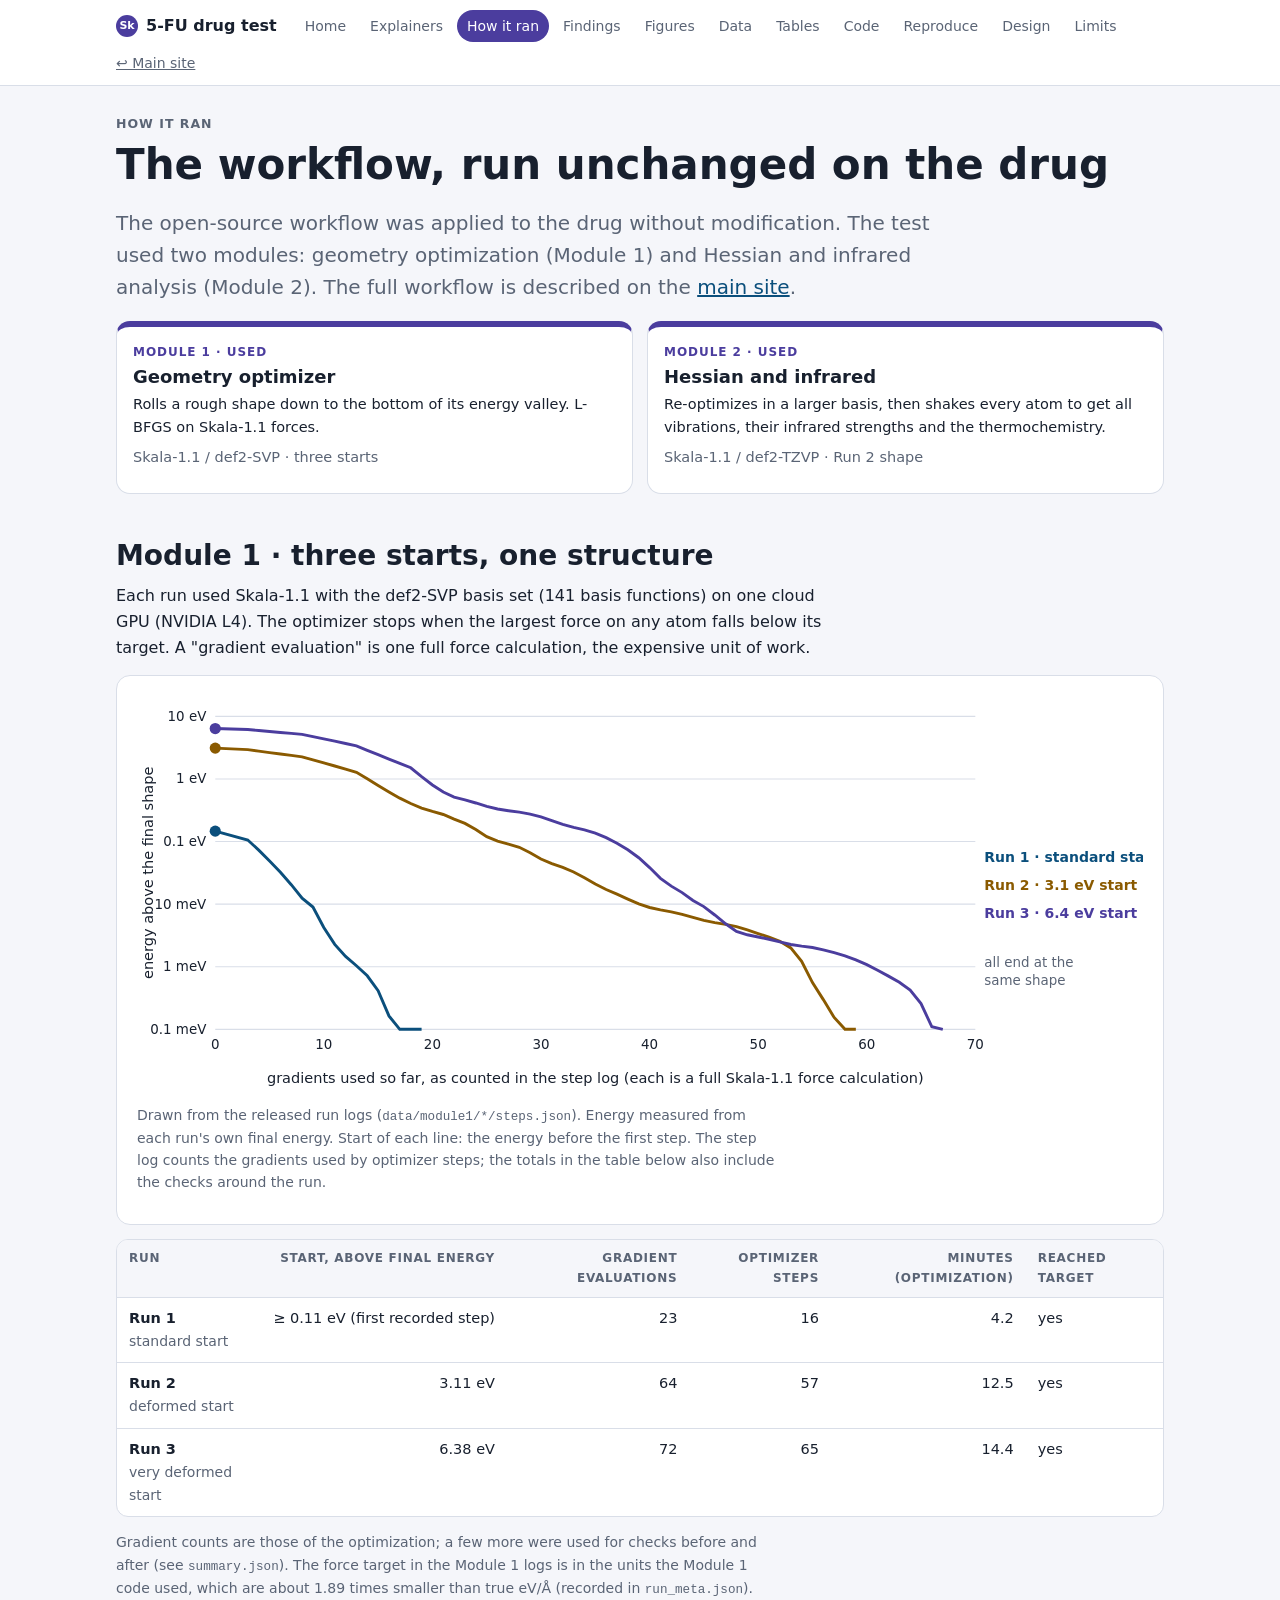
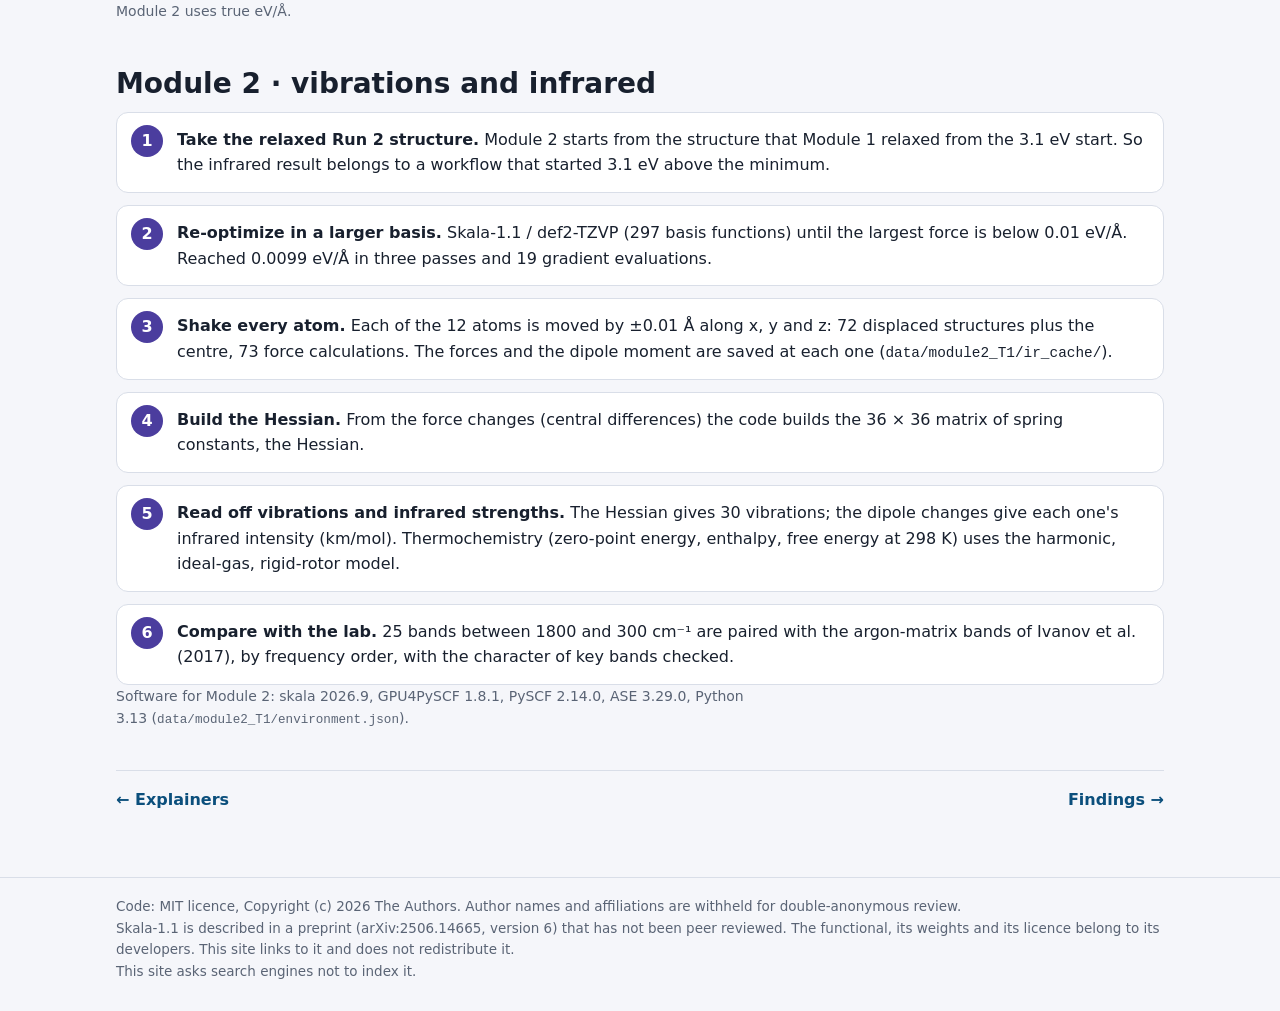
<file: drug-5fu/workflow.html>
<!doctype html>
<html lang="en">
<head>
<meta charset="utf-8">
<meta name="viewport" content="width=device-width, initial-scale=1">
<meta name="robots" content="noindex, nofollow, noarchive, nosnippet, noimageindex">
<meta name="googlebot" content="noindex, nofollow">
<meta name="bingbot" content="noindex, nofollow">
<meta name="robots" content="noai, noimageai">
<meta name="referrer" content="no-referrer">
<title>How it ran · 5-fluorouracil with Skala-1.1</title>
<meta name="description" content="How the workflow ran on 5-fluorouracil: Module 1 (geometry optimizer) and Module 2 (Hessian, thermochemistry and infrared).">
<link rel="stylesheet" href="assets/css/site.css">
</head>
<body>
<a class="skip" href="#main">Skip to content</a>
<header class="top"><div class="in">
<a class="brand" href="index.html"><span class="dot">Sk</span>5-FU drug test</a>
<nav class="main" aria-label="Sections"><a href="index.html">Home</a><a href="explainers.html">Explainers</a><a href="workflow.html" aria-current="page">How it ran</a><a href="findings.html">Findings</a><a href="figures.html">Figures</a><a href="data.html">Data</a><a href="tables.html">Tables</a><a href="code.html">Code</a><a href="reproduce.html">Reproduce</a><a href="design.html">Design</a><a href="limits.html">Limits</a></nav>
<a class="small" href="../index.html" title="The main demonstration site">↩ Main site</a>
</div></header>
<main id="main">

<div class="eyebrow">How it ran</div>
<h1>The workflow, run unchanged on the drug</h1>
<p class="lead">The open-source workflow was applied to the drug without modification. The test used two modules: geometry optimization (Module 1) and Hessian and infrared analysis (Module 2). The full workflow is described on the <a href="../index.html">main site</a>.</p>

<div class="pipe" id="modules" style="grid-template-columns:repeat(auto-fit,minmax(260px,1fr))">
<div class="mod"><div class="k">Module 1 · used</div><h3>Geometry optimizer</h3><p>Rolls a rough shape down to the bottom of its energy valley. L-BFGS on Skala-1.1 forces.</p><p class="small">Skala-1.1 / def2-SVP · three starts</p></div>
<div class="mod"><div class="k">Module 2 · used</div><h3>Hessian and infrared</h3><p>Re-optimizes in a larger basis, then shakes every atom to get all vibrations, their infrared strengths and the thermochemistry.</p><p class="small">Skala-1.1 / def2-TZVP · Run 2 shape</p></div>
</div>

<h2 id="module1">Module 1 · three starts, one structure</h2>
<p>Each run used Skala-1.1 with the def2-SVP basis set (141 basis functions) on one cloud GPU (NVIDIA L4). The optimizer stops when the largest force on any atom falls below its target. A "gradient evaluation" is one full force calculation, the expensive unit of work.</p>
<div class="card ex"><svg viewBox="0 0 900 360" role="img" aria-label="Energy above the final structure against gradient evaluations for the three Module 1 runs">
<line x1="70" x2="750" y1="300.0" y2="300.0" stroke="var(--line)"/><text x="62" y="304.0" font-size="12" text-anchor="end">0.1 meV</text>
<line x1="70" x2="750" y1="244.0" y2="244.0" stroke="var(--line)"/><text x="62" y="248.0" font-size="12" text-anchor="end">1 meV</text>
<line x1="70" x2="750" y1="188.0" y2="188.0" stroke="var(--line)"/><text x="62" y="192.0" font-size="12" text-anchor="end">10 meV</text>
<line x1="70" x2="750" y1="132.0" y2="132.0" stroke="var(--line)"/><text x="62" y="136.0" font-size="12" text-anchor="end">0.1 eV</text>
<line x1="70" x2="750" y1="76.0" y2="76.0" stroke="var(--line)"/><text x="62" y="80.0" font-size="12" text-anchor="end">1 eV</text>
<line x1="70" x2="750" y1="20.0" y2="20.0" stroke="var(--line)"/><text x="62" y="24.0" font-size="12" text-anchor="end">10 eV</text>
<text x="70.0" y="318" font-size="12" text-anchor="middle">0</text>
<text x="167.14285714285714" y="318" font-size="12" text-anchor="middle">10</text>
<text x="264.2857142857143" y="318" font-size="12" text-anchor="middle">20</text>
<text x="361.4285714285714" y="318" font-size="12" text-anchor="middle">30</text>
<text x="458.57142857142856" y="318" font-size="12" text-anchor="middle">40</text>
<text x="555.7142857142858" y="318" font-size="12" text-anchor="middle">50</text>
<text x="652.8571428571428" y="318" font-size="12" text-anchor="middle">60</text>
<text x="750.0" y="318" font-size="12" text-anchor="middle">70</text>
<text x="410.0" y="348" font-size="13" text-anchor="middle">gradients used so far, as counted in the step log (each is a full Skala-1.1 force calculation)</text>
<text x="14" y="160.0" font-size="13" text-anchor="middle" transform="rotate(-90 14 160.0)">energy above the final shape</text>
<path d="M70.0,122.7 L99.1,130.6 L108.9,139.7 L118.6,149.4 L128.3,159.5 L138.0,170.6 L147.7,182.7 L157.4,190.6 L167.1,208.9 L176.9,224.0 L186.6,234.8 L196.3,243.1 L206.0,252.1 L215.7,265.5 L225.4,288.0 L235.1,300.0 L254.6,300.0" fill="none" stroke="var(--navy)" stroke-width="2.6"/>
<circle cx="70.0" cy="122.7" r="5" fill="var(--navy)"/>
<text x="758" y="150" font-size="12.5" font-weight="700" style="fill:var(--navy)">Run 1 · standard start</text>
<path d="M70.0,48.4 L99.1,49.8 L108.9,51.1 L118.6,52.4 L128.3,53.7 L138.0,54.9 L147.7,56.2 L157.4,58.9 L167.1,61.6 L176.9,64.4 L186.6,67.3 L196.3,70.1 L206.0,75.9 L215.7,81.8 L225.4,87.6 L235.1,93.2 L244.9,98.0 L254.6,102.0 L264.3,105.1 L274.0,107.8 L283.7,112.0 L293.4,115.8 L303.1,121.2 L312.9,127.6 L322.6,131.6 L332.3,134.3 L342.0,137.1 L351.7,142.0 L361.4,147.6 L371.1,151.8 L380.9,155.1 L390.6,159.2 L400.3,164.4 L410.0,170.0 L419.7,174.9 L429.4,179.1 L439.1,183.5 L448.9,187.8 L458.6,191.0 L468.3,193.2 L478.0,194.9 L487.7,197.1 L497.4,199.9 L507.1,202.5 L516.9,204.5 L526.6,206.1 L536.3,208.1 L546.0,211.1 L555.7,214.3 L565.4,217.5 L575.1,221.2 L584.9,227.2 L594.6,239.1 L604.3,258.2 L614.0,273.4 L623.7,289.4 L633.4,300.0 L643.1,300.0" fill="none" stroke="var(--note)" stroke-width="2.6"/>
<circle cx="70.0" cy="48.4" r="5" fill="var(--note)"/>
<text x="758" y="175" font-size="12.5" font-weight="700" style="fill:var(--note)">Run 2 · 3.1 eV start</text>
<path d="M70.0,30.9 L99.1,31.8 L108.9,32.7 L118.6,33.5 L128.3,34.4 L138.0,35.2 L147.7,36.1 L157.4,38.1 L167.1,40.1 L176.9,42.1 L186.6,44.3 L196.3,46.4 L206.0,50.4 L215.7,54.3 L225.4,58.2 L235.1,62.1 L244.9,66.0 L254.6,73.9 L264.3,81.4 L274.0,87.7 L283.7,92.2 L293.4,94.7 L303.1,97.5 L312.9,100.6 L322.6,102.9 L332.3,104.4 L342.0,105.7 L351.7,107.5 L361.4,110.0 L371.1,113.3 L380.9,116.6 L390.6,119.4 L400.3,121.6 L410.0,124.5 L419.7,128.5 L429.4,133.5 L439.1,139.4 L448.9,146.5 L458.6,155.3 L468.3,164.9 L478.0,171.9 L487.7,177.7 L497.4,184.7 L507.1,190.2 L516.9,197.7 L526.6,205.6 L536.3,212.4 L546.0,215.4 L555.7,217.4 L565.4,219.4 L575.1,221.8 L584.9,224.1 L594.6,225.6 L604.3,226.8 L614.0,228.9 L623.7,231.3 L633.4,234.2 L643.1,237.9 L652.9,242.1 L662.6,247.2 L672.3,252.4 L682.0,257.9 L691.7,264.9 L701.4,277.0 L711.1,297.7 L720.9,300.0" fill="none" stroke="var(--skala)" stroke-width="2.6"/>
<circle cx="70.0" cy="30.9" r="5" fill="var(--skala)"/>
<text x="758" y="200" font-size="12.5" font-weight="700" style="fill:var(--skala)">Run 3 · 6.4 eV start</text>
<text x="758" y="244.0" font-size="12" style="fill:var(--muted)">all end at the</text><text x="758" y="260.0" font-size="12" style="fill:var(--muted)">same shape</text>
</svg><p class="small">Drawn from the released run logs (<code>data/module1/*/steps.json</code>). Energy measured from each run's own final energy. Start of each line: the energy before the first step. The step log counts the gradients used by optimizer steps; the totals in the table below also include the checks around the run.</p></div>
<div class="tw"><table><thead><tr><th>Run</th><th class="r">Start, above final energy</th><th class="r">Gradient evaluations</th><th class="r">Optimizer steps</th><th class="r">Minutes (optimization)</th><th>Reached target</th></tr></thead><tbody>
<tr><td><b>Run 1</b><br><span class="small">standard start</span></td><td class="r">≥ 0.11 eV (first recorded step)</td><td class="r">23</td><td class="r">16</td><td class="r">4.2</td><td>yes</td></tr>
<tr><td><b>Run 2</b><br><span class="small">deformed start</span></td><td class="r">3.11 eV</td><td class="r">64</td><td class="r">57</td><td class="r">12.5</td><td>yes</td></tr>
<tr><td><b>Run 3</b><br><span class="small">very deformed start</span></td><td class="r">6.38 eV</td><td class="r">72</td><td class="r">65</td><td class="r">14.4</td><td>yes</td></tr>
</tbody></table></div>
<p class="small">Gradient counts are those of the optimization; a few more were used for checks before and after (see <code>summary.json</code>). The force target in the Module 1 logs is in the units the Module 1 code used, which are about 1.89 times smaller than true eV/Å (recorded in <code>run_meta.json</code>). Module 2 uses true eV/Å.</p>

<h2 id="module2">Module 2 · vibrations and infrared</h2>
<ol class="steps">
<li><b>Take the relaxed Run 2 structure.</b> Module 2 starts from the structure that Module 1 relaxed from the 3.1 eV start. So the infrared result belongs to a workflow that started 3.1 eV above the minimum.</li>
<li><b>Re-optimize in a larger basis.</b> Skala-1.1 / def2-TZVP (297 basis functions) until the largest force is below 0.01 eV/Å. Reached 0.0099 eV/Å in three passes and 19 gradient evaluations.</li>
<li><b>Shake every atom.</b> Each of the 12 atoms is moved by ±0.01 Å along x, y and z: 72 displaced structures plus the centre, 73 force calculations. The forces and the dipole moment are saved at each one (<code>data/module2_T1/ir_cache/</code>).</li>
<li><b>Build the Hessian.</b> From the force changes (central differences) the code builds the 36 × 36 matrix of spring constants, the Hessian.</li>
<li><b>Read off vibrations and infrared strengths.</b> The Hessian gives 30 vibrations; the dipole changes give each one's infrared intensity (km/mol). Thermochemistry (zero-point energy, enthalpy, free energy at 298 K) uses the harmonic, ideal-gas, rigid-rotor model.</li>
<li><b>Compare with the lab.</b> 25 bands between 1800 and 300 cm⁻¹ are paired with the argon-matrix bands of Ivanov et al. (2017), by frequency order, with the character of key bands checked.</li>
</ol>
<p class="small">Software for Module 2: skala 2026.9, GPU4PySCF 1.8.1, PySCF 2.14.0, ASE 3.29.0, Python 3.13 (<code>data/module2_T1/environment.json</code>).</p>

<div class="next"><a href="explainers.html">← Explainers</a><a href="findings.html">Findings →</a></div>
</main>
<footer><div class="in">
Code: MIT licence, Copyright (c) 2026 The Authors. Author names and affiliations are withheld for double-anonymous review.<br>
Skala-1.1 is described in a preprint (arXiv:2506.14665, version 6) that has not been peer reviewed. The functional, its weights and its licence belong to its developers. This site links to it and does not redistribute it.<br>
This site asks search engines not to index it.
</div></footer>
</body>
</html>
</file>
<file: drug-5fu/assets/css/site.css>
/* Site styles. No external fonts or scripts, so the site makes no third-party requests. */
:root{
  --bg:#f5f6fa; --surface:#ffffff; --ink:#18202e; --muted:#5a6475; --line:#d9dee8;
  --skala:#4b3d9e; --skala-soft:#ece9fa;
  --navy:#0b4f7c; --navy-soft:#e3eef7;
  --lab:#2f3a48; --good:#1f7a45; --good-soft:#e2f2e8;
  --note:#8a5a00; --note-soft:#fbf1dc;
  --radius:14px; --maxw:1080px;
  --font:system-ui,-apple-system,"Segoe UI",Roboto,"Helvetica Neue",Arial,sans-serif;
  --mono:ui-monospace,SFMono-Regular,Menlo,Consolas,monospace;
}
@media (prefers-color-scheme: dark){
  :root{--bg:#10141c; --surface:#181e29; --ink:#e7ebf2; --muted:#a2acbd; --line:#2c3545;
  --skala:#a99cf0; --skala-soft:#262043; --navy:#86bde6; --navy-soft:#16293a;
  --lab:#c9d1dc; --good:#73d39a; --good-soft:#163222; --note:#f0c066; --note-soft:#33280f;}
}
*{box-sizing:border-box}
html{scroll-padding-top:72px}
body{margin:0;background:var(--bg);color:var(--ink);font:16px/1.6 var(--font)}
a{color:var(--navy)} a:hover{text-decoration-thickness:2px}
img{max-width:100%;height:auto;display:block}
code,.mono{font-family:var(--mono);font-size:.9em}
h1,h2,h3{line-height:1.2;margin:0 0 .4em;text-wrap:balance}
h1{font-size:clamp(28px,4.4vw,42px)} h2{font-size:clamp(22px,3vw,28px);margin-top:1.6em} h3{font-size:18px}
p{margin:0 0 .9em;max-width:72ch}
.skip{position:absolute;left:-999px}.skip:focus{left:8px;top:8px;background:var(--surface);padding:6px 10px;z-index:10}
/* top bar */
.top{position:sticky;top:0;z-index:5;background:color-mix(in srgb,var(--surface) 92%,transparent);backdrop-filter:blur(6px);border-bottom:1px solid var(--line)}
.top .in{max-width:var(--maxw);margin:0 auto;padding:10px 16px;display:flex;gap:10px 18px;align-items:center;flex-wrap:wrap}
.brand{font-weight:700;text-decoration:none;color:var(--ink);display:flex;gap:8px;align-items:center}
.brand .dot{width:22px;height:22px;border-radius:50%;background:var(--skala);display:inline-grid;place-items:center;color:#fff;font-size:11px;font-weight:800}
nav.main{display:flex;flex-wrap:wrap;gap:4px}
nav.main a{text-decoration:none;color:var(--muted);padding:5px 10px;border-radius:999px;font-size:14px;white-space:nowrap}
nav.main a:hover{background:var(--navy-soft);color:var(--ink)}
nav.main a[aria-current=page]{background:var(--skala);color:#fff}
main{max-width:var(--maxw);margin:0 auto;padding:28px 16px 64px}
.eyebrow{font-size:12.5px;letter-spacing:.08em;text-transform:uppercase;color:var(--muted);font-weight:700;margin-bottom:6px}
.lead{font-size:clamp(17px,2vw,20px);color:var(--muted);max-width:64ch}
/* blocks */
.card{background:var(--surface);border:1px solid var(--line);border-radius:var(--radius);padding:18px 20px;min-width:0}
.grid{display:grid;gap:16px}
.g2{grid-template-columns:repeat(2,minmax(0,1fr))}.g3{grid-template-columns:repeat(3,minmax(0,1fr))}.g4{grid-template-columns:repeat(4,minmax(0,1fr))}
@media (max-width:860px){.g3,.g4{grid-template-columns:repeat(2,minmax(0,1fr))}}
@media (max-width:600px){.g2,.g3,.g4{grid-template-columns:minmax(0,1fr)}}
.hero{display:grid;grid-template-columns:minmax(0,1.1fr) minmax(0,1fr);gap:24px;align-items:center;margin-bottom:28px}
@media (max-width:860px){.hero{grid-template-columns:minmax(0,1fr)}}
.big-line{font-size:clamp(22px,3vw,30px);font-weight:700;line-height:1.25;margin:.2em 0 .5em}
.tile{display:flex;flex-direction:column;gap:6px;text-decoration:none;color:var(--ink)}
.tile:hover{border-color:var(--navy)}
.tile .ic{font-size:26px;line-height:1}
.tile b{font-size:17px}.tile span{color:var(--muted);font-size:14.5px}
.num{font-size:34px;font-weight:800;color:var(--good);line-height:1.1}
.num.sk{color:var(--skala)} .num.nv{color:var(--navy)}
.small{font-size:14px;color:var(--muted)}
.chip{display:inline-block;font-size:12px;font-weight:700;letter-spacing:.04em;padding:3px 10px;border-radius:999px;background:var(--navy-soft);color:var(--navy);margin:0 4px 4px 0}
.chip.sk{background:var(--skala-soft);color:var(--skala)} .chip.ok{background:var(--good-soft);color:var(--good)} .chip.nt{background:var(--note-soft);color:var(--note)}
.note{background:var(--note-soft);border-left:4px solid var(--note);border-radius:10px;padding:12px 16px;margin:16px 0}
.note p:last-child{margin-bottom:0}
.ok-box{background:var(--good-soft);border-left:4px solid var(--good);border-radius:10px;padding:12px 16px;margin:16px 0}
figure{margin:0}
figure.fig{background:var(--surface);border:1px solid var(--line);border-radius:var(--radius);padding:12px;margin:18px 0}
figure.fig img{border-radius:8px;background:#fff}
figcaption{font-size:14px;color:var(--muted);padding:10px 4px 2px}
.dl{display:flex;flex-wrap:wrap;gap:6px;margin-top:8px}
.dl a{font-size:13px;text-decoration:none;border:1px solid var(--line);border-radius:999px;padding:3px 10px;color:var(--navy);background:var(--surface)}
.dl a:hover{border-color:var(--navy)}
/* pipeline */
.pipe{display:grid;grid-template-columns:repeat(4,minmax(0,1fr));gap:14px;counter-reset:m}
@media (max-width:860px){.pipe{grid-template-columns:repeat(2,minmax(0,1fr))}}
@media (max-width:520px){.pipe{grid-template-columns:minmax(0,1fr)}}
.mod{position:relative;background:var(--surface);border:1px solid var(--line);border-top:6px solid var(--skala);border-radius:var(--radius);padding:16px}
.mod.off{border-top-color:var(--line);opacity:.88}
.mod .k{font-size:12px;font-weight:800;letter-spacing:.08em;text-transform:uppercase;color:var(--skala)}
.mod.off .k{color:var(--muted)}
.mod h3{margin:.2em 0 .3em}.mod p{font-size:14.5px;margin:0 0 .5em}
.steps{counter-reset:s;list-style:none;padding:0;margin:0;display:grid;gap:12px}
.steps li{counter-increment:s;position:relative;padding:14px 16px 14px 60px;background:var(--surface);border:1px solid var(--line);border-radius:12px}
.steps li::before{content:counter(s);position:absolute;left:14px;top:12px;width:32px;height:32px;border-radius:50%;background:var(--skala);color:#fff;font-weight:800;display:grid;place-items:center}
/* tables */
.tw{overflow-x:auto;background:var(--surface);border:1px solid var(--line);border-radius:12px;margin:14px 0}
table{border-collapse:collapse;width:100%;font-size:14.5px;min-width:560px}
th,td{text-align:left;padding:9px 12px;border-bottom:1px solid var(--line);vertical-align:top}
th{font-size:12px;letter-spacing:.06em;text-transform:uppercase;color:var(--muted);background:var(--bg)}
tr:last-child td{border-bottom:0}
td.r,th.r{text-align:right;font-variant-numeric:tabular-nums;white-space:nowrap}
ul.clean{padding-left:20px;margin:0}ul.clean li{margin:4px 0}
.gifrow{display:grid;grid-template-columns:repeat(3,minmax(0,1fr));gap:12px}
@media (max-width:700px){.gifrow{grid-template-columns:repeat(2,minmax(0,1fr))}}
.gifrow figure{background:var(--surface);border:1px solid var(--line);border-radius:12px;padding:8px}
.gifrow img{background:#fff;border-radius:8px}
.next{display:flex;justify-content:space-between;gap:12px;flex-wrap:wrap;margin-top:40px;padding-top:16px;border-top:1px solid var(--line)}
.next a{text-decoration:none;font-weight:600}
footer{border-top:1px solid var(--line);color:var(--muted);font-size:13.5px}
footer .in{max-width:var(--maxw);margin:0 auto;padding:18px 16px 32px}
details{background:var(--surface);border:1px solid var(--line);border-radius:12px;padding:10px 14px;margin:10px 0}
summary{cursor:pointer;font-weight:600}
/* explainer svg */
.ex svg{width:100%;height:auto}
.ex text{font-family:var(--font);fill:var(--ink)}
@media (max-width:600px){.top{position:static}}


/* reproducible results band */
.band{background:var(--surface);border:1px solid var(--line);border-top:4px solid var(--good);border-radius:var(--radius);padding:18px 20px;margin:28px 0 8px}
.band-h{margin-top:.2em;font-size:clamp(20px,2.4vw,26px)}
.btn-link{display:inline-block;font-weight:700;padding:8px 14px;border-radius:8px;background:var(--navy);color:#fff;text-decoration:none;margin:0 6px 6px 0}
.btn-link.alt{background:var(--navy-soft);color:var(--navy)}
.box-rev{background:var(--good-soft);border-left:4px solid var(--good);border-radius:10px;padding:12px 16px;margin:12px 0 16px}
.box-rev p{margin:0}
main code{overflow-wrap:anywhere;word-break:break-word}
main li,main p{overflow-wrap:anywhere}
@media (max-width:700px){main table{display:block;overflow-x:auto;max-width:100%}}
.band .btn-link:first-of-type{margin-top:6px}
@media (max-width:700px){.tw{overflow-x:auto;max-width:100%}.tw table{display:table;min-width:0}main pre{overflow-x:auto;max-width:100%;white-space:pre-wrap}main td,main th{overflow-wrap:anywhere}}
.card pre{overflow-x:auto;max-width:100%;white-space:pre}
.grid + p{margin-top:16px}
.card pre{white-space:pre-wrap;overflow-wrap:anywhere}
.g5{grid-template-columns:repeat(5,minmax(0,1fr))}
@media (max-width:1000px){.g5{grid-template-columns:repeat(3,minmax(0,1fr))}}
@media (max-width:860px){.g5{grid-template-columns:repeat(2,minmax(0,1fr))}}
@media (max-width:600px){.g5{grid-template-columns:minmax(0,1fr)}}
.chips{display:flex;flex-wrap:wrap;gap:8px;margin:16px 0}
.chips .chip{text-decoration:none}
table.sm{font-size:13px;min-width:0}
details > .tw{margin-top:8px}
h3[id]{scroll-margin-top:72px}
.tw th.r{white-space:normal}
td.n{white-space:nowrap}
@media (max-width:700px){.tw table.gt{min-width:620px}.tw table.gt.sm{min-width:760px}main .tw table.gt td,main .tw table.gt th{overflow-wrap:normal}}
.ovx{overflow-x:auto}.svgwrap{min-width:560px}
.card.ex + ul,.card.ex + p{margin-top:14px}

.cite{max-width:none;margin:18px 0 24px;padding:14px 18px;background:color-mix(in srgb,var(--good) 12%,var(--surface));border:2px solid var(--good);border-radius:10px;font-size:1.05rem;line-height:1.5;color:var(--ink);overflow-wrap:anywhere}
.cite b{text-transform:uppercase;letter-spacing:.06em;font-size:.85rem;color:var(--good);margin-right:6px}
</file>
